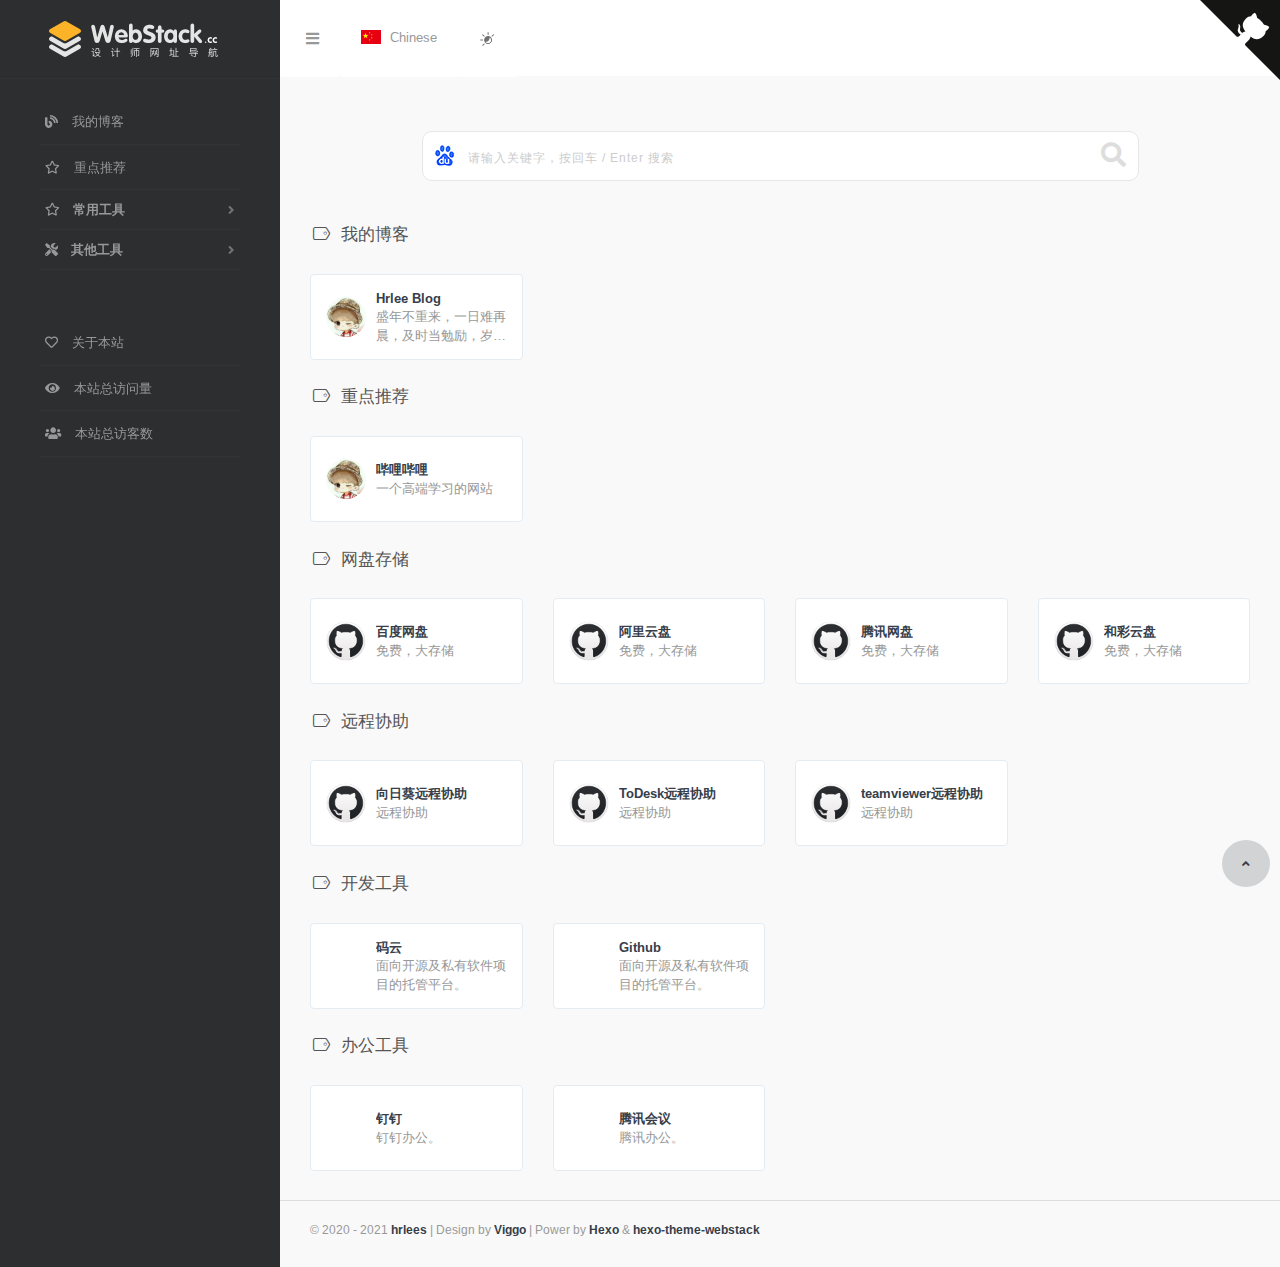
<file: index.html>
<!DOCTYPE html>
<html lang="cn">

<head>
  <head>
  <meta charset="utf-8">
  <meta http-equiv="X-UA-Compatible" content="IE=edge">
  <meta name="viewport" content="width=device-width, initial-scale=1.0" />
  <meta name="author" content="viggo" />
  <title>Hrlee - 盛年不重来，一日难再晨，及时当勉励，岁月不待人</title>
  <meta name="keywords" content="">
  <meta name="description" content="Happy Day">
  <link rel="shortcut icon" href="/favicon.ico">
  
<link rel="stylesheet" href="/css/hclonely.css">
<link rel="stylesheet" href="//fonts.loli.net/css?family=Arimo:400,700,400italic.css">
<link rel="stylesheet" href="/css/fonts/linecons/css/linecons.min.css">
<link rel="stylesheet" href="/css/fonts/fontawesome/css/all.min.css">
<link rel="stylesheet" href="/css/bootstrap.min.css">
<link rel="stylesheet" href="/css/xenon-core.min.css">
<link rel="stylesheet" href="/css/xenon-components.min.css">
<link rel="stylesheet" href="/css/xenon-skins.min.css">
<link rel="stylesheet" href="/css/nav.min.css">

  
<script src="/js/jquery-1.11.1.min.js"></script>

  
<script src="/js/header.js"></script>

  <!-- HTML5 shim and Respond.js IE8 support of HTML5 elements and media queries -->
  <!--[if lt IE 9]>
        
<script src="/js/html5shiv.min.js"></script>

        
<script src="/js/respond.min.js"></script>

    <![endif]-->
  <!-- / FB Open Graph -->
  <meta property="og:type" content="article">
  <meta property="og:url" content="http://blog.hrlee.com/index.html">
  <meta property="og:title" content="Hrlee - 盛年不重来，一日难再晨，及时当勉励，岁月不待人">
  <meta property="og:description" content="Happy Day">
  <meta property="og:site_name" content="Hrlee - 盛年不重来，一日难再晨，及时当勉励，岁月不待人">
  
  <meta property="og:image" content="/images/webstack_banner_cn.png">
  
  <!-- / Twitter Cards -->
  <meta name="twitter:card" content="summary_large_image">
  <meta name="twitter:title" content="Hrlee - 盛年不重来，一日难再晨，及时当勉励，岁月不待人">
  <meta name="twitter:description" content="Happy Day">
  
  <meta name="twitter:image" content="/images/webstack_banner_cn.png">
  
  
  <!-- 直接添加html内容即可 -->
<!-- 可设置多行 -->
  
<meta name="generator" content="Hexo 5.4.0"></head>

</head>




<body class="page-body">
<div class="page-container">
<div class="sidebar-menu toggle-others fixed">
  <div class="sidebar-menu-inner">
    <header class="logo-env">
      <div class="logo">
        <a href="/index.html" class="logo-expanded">
          <img src="/images/logo@2x.png" width="100%" alt="" />
        </a>
        <a href="/index.html" class="logo-collapsed">
          <img src="/images/logo-collapsed@2x.png" width="40" alt="" />
        </a>
      </div>
      <div class="mobile-menu-toggle visible-xs">
        <a href="#" data-toggle="user-info-menu">
          <i class="linecons-cog"></i>
        </a>
        <a href="#" data-toggle="mobile-menu">
          <i class="fas fa-bars"></i>
        </a>
      </div>
    </header>
    <ul id="main-menu" class="main-menu">
      
      <li>
        
          <a href="#我的博客" class="smooth">
            
            <i class="fas fa-blog"></i>
            <span class="title">我的博客</span>
          </a>
          
      </li>
      
      <li>
        
          <a href="#重点推荐" class="smooth">
            
            <i class="far fa-star"></i>
            <span class="title">重点推荐</span>
          </a>
          
      </li>
      
      <li>
        
        <a class="fas fa-angle-down" style="cursor: pointer;">
          
            <i class="far fa-star"></i>
            <span class="title">常用工具</span>
          </a>
          
          <ul>
            
            <li>
              <a href="#网盘存储" class="smooth">
                <i class="fas fa-tools"></i>
                <span class="title">网盘存储</span>
              </a>
            </li>
            
            <li>
              <a href="#远程协助" class="smooth">
                <i class="fas fa-tools"></i>
                <span class="title">远程协助</span>
              </a>
            </li>
            
          </ul>
          
      </li>
      
      <li>
        
        <a class="fas fa-angle-down" style="cursor: pointer;">
          
            <i class="fas fa-tools"></i>
            <span class="title">其他工具</span>
          </a>
          
          <ul>
            
            <li>
              <a href="#开发工具" class="smooth">
                <i class="fas fa-tools"></i>
                <span class="title">开发工具</span>
              </a>
            </li>
            
            <li>
              <a href="#办公工具" class="smooth">
                <i class="fas fa-tools"></i>
                <span class="title">办公工具</span>
              </a>
            </li>
            
          </ul>
          
      </li>
      
      
      <li class="submit-tag">
        <a href="/">
          <i class="far fa-heart"></i>
          <span class="tooltip-blue">关于本站</span>
        </a>
      </li>
      
      
      <li>
        <a href="javascript:void(0)">
          <i class="fas fa-eye"></i>
          <span id="busuanzi_container_site_pv">本站总访问量<span id="busuanzi_value_site_pv"></span></span>
        </a>
      </li>
      <li>
        <a href="javascript:void(0)">
          <i class="fas fa-users"></i>
          <span id="busuanzi_container_site_uv">本站总访客数<span id="busuanzi_value_site_uv"></span></span>
        </a>
      </li>
      
    </ul>
  </div>
</div>


<div class="main-content">
  <nav class="navbar user-info-navbar" role="navigation">
    <ul class="user-info-menu left-links list-inline list-unstyled">
      <li class="hidden-sm hidden-xs hover-line">
        <a href="#" data-toggle="sidebar">
          <i class="fas fa-bars"></i>
        </a>
      </li>
      <li class="dropdown hover-line language-switcher">
        <a href="/index.html" class="dropdown-toggle" data-toggle="dropdown">
          <img src="/images/flags/flag-cn.png" alt="flag-cn" /> Chinese
        </a>
        <ul class="dropdown-menu languages">
          <li class="active">
            <a href="/index.html">
              <img src="/images/flags/flag-cn.png" alt="flag-cn" alt="flag-cn" /> Chinese
            </a>
          </li>
        </ul>
      </li>
      <li class="switch-mode hover-line" onclick="switchNightMode()">
        <a href="#">
          <svg t="1593061068148" class="icon" viewBox="0 0 1024 1024" version="1.1" xmlns="http://www.w3.org/2000/svg" p-id="1681" width="16" height="16">
            <path d="M582.4 326.4c-140.8 0-256 115.2-256 256s115.2 256 256 256 256-115.2 256-256-115.2-256-256-256z m0 448c-70.4 0-131.2-36.8-164.8-92.8 12.8 3.2 27.2 4.8 40 4.8 121.6 0 219.2-99.2 219.2-219.2 0-17.6-1.6-35.2-6.4-52.8 60.8 32 102.4 96 102.4 169.6 1.6 104-84.8 190.4-190.4 190.4zM582.4 262.4c17.6 0 32-14.4 32-32v-128c0-17.6-14.4-32-32-32s-32 14.4-32 32v128c0 17.6 14.4 32 32 32zM262.4 582.4c0-17.6-14.4-32-32-32h-128c-17.6 0-32 14.4-32 32s14.4 32 32 32h128c17.6 0 32-14.4 32-32zM310.4 356.8c6.4 6.4 14.4 9.6 22.4 9.6 8 0 16-3.2 22.4-9.6 12.8-12.8 12.8-32 0-44.8l-91.2-91.2c-12.8-12.8-32-12.8-44.8 0-12.8 12.8-12.8 32 0 44.8l91.2 91.2zM944 220.8c-12.8-12.8-32-12.8-44.8 0l-91.2 91.2c-12.8 12.8-12.8 32 0 44.8 6.4 6.4 14.4 9.6 22.4 9.6 8 0 16-3.2 22.4-9.6l91.2-91.2c12.8-12.8 12.8-33.6 0-44.8zM310.4 808l-91.2 91.2c-12.8 12.8-12.8 32 0 44.8 6.4 6.4 14.4 9.6 22.4 9.6 8 0 16-3.2 22.4-9.6l91.2-91.2c12.8-12.8 12.8-32 0-44.8-11.2-11.2-32-11.2-44.8 0z" p-id="1682" fill="#707070"></path>
          </svg>
        </a>
      </li>
    </ul>
    
    <a target="_blank" rel="noopener" href="https://github.com/hrlees/hrlees.github.io" class="github-corner" aria-label="View source on GitHub"><svg width="80" height="80" viewBox="0 0 250 250" style="fill:#151513; color:#fff; position: absolute; top: 0; border: 0; right: 0;" aria-hidden="true"><path d="M0,0 L115,115 L130,115 L142,142 L250,250 L250,0 Z"></path><path d="M128.3,109.0 C113.8,99.7 119.0,89.6 119.0,89.6 C122.0,82.7 120.5,78.6 120.5,78.6 C119.2,72.0 123.4,76.3 123.4,76.3 C127.3,80.9 125.5,87.3 125.5,87.3 C122.9,97.6 130.6,101.9 134.4,103.2" fill="currentColor" style="transform-origin: 130px 106px;" class="octo-arm"></path><path d="M115.0,115.0 C114.9,115.1 118.7,116.5 119.8,115.4 L133.7,101.6 C136.9,99.2 139.9,98.4 142.2,98.6 C133.8,88.0 127.5,74.4 143.8,58.0 C148.5,53.4 154.0,51.2 159.7,51.0 C160.3,49.4 163.2,43.6 171.4,40.1 C171.4,40.1 176.1,42.5 178.8,56.2 C183.1,58.6 187.2,61.8 190.9,65.4 C194.5,69.0 197.7,73.2 200.1,77.6 C213.8,80.2 216.3,84.9 216.3,84.9 C212.7,93.1 206.9,96.0 205.4,96.6 C205.1,102.4 203.0,107.8 198.3,112.5 C181.9,128.9 168.3,122.5 157.7,114.1 C157.9,116.9 156.7,120.9 152.7,124.9 L141.0,136.5 C139.8,137.7 141.6,141.9 141.8,141.8 Z" fill="currentColor" class="octo-body"></path></svg></a><style>.github-corner:hover .octo-arm{animation:octocat-wave 560ms ease-in-out}@keyframes octocat-wave{0%,100%{transform:rotate(0)}20%,60%{transform:rotate(-25deg)}40%,80%{transform:rotate(10deg)}}@media (max-width:500px){.github-corner:hover .octo-arm{animation:none}.github-corner .octo-arm{animation:octocat-wave 560ms ease-in-out}}</style>
    
    </nav>
    
    <section class="sousuo">
      <div class="search">
        <div class="search-box">
          <span class="search-icon" style="background: url(/images/search_icon.png) 0px 0px; opacity: 1;"></span>
          <input type="text" id="txt" class="search-input" autocomplete="off" placeholder="请输入关键字，按回车 / Enter 搜索">
          <button class="search-btn" id="search-btn"><i class="fa fa-search"></i></button>
        </div>
        <!-- 搜索热词 -->
        <div class="box search-hot-text" id="box" style="display: none;">
          <ul></ul>
        </div>
        <!-- 搜索引擎 -->
        <div class="search-engine" style="display: none;">
          <div class="search-engine-head">
            <strong class="search-engine-tit">选择您的默认搜索引擎：</strong>
            <div class="search-engine-tool">搜索热词： <span id="hot-btn"></span></div>
          </div>
          <ul class="search-engine-list search-engine-list_zmki_ul">
          </ul>
        </div>
    </section>
    <script>search()</script>
  
  
  
    
    
    
    
    
    
    <h4 class="text-gray"><i class="linecons-tag" style="margin-right: 7px;" id="我的博客"></i>我的博客</h4>
<div class="row">
  
  <div class="col-sm-3">
    <div class="xe-widget xe-conversations box2 label-info" onclick="window.open('https://blog.hrlee.com/', '_blank')" data-toggle="tooltip" data-placement="bottom" title="" data-original-title="https://blog.hrlee.com/">
      <div class="xe-comment-entry">
        <a class="xe-user-img">
          <img data-src="/images/logos/myblog.png" class="lozad img-circle" width="40">
        </a>
        <div class="xe-comment">
          <a href="#" class="xe-user-name overflowClip_1">
            <strong>Hrlee Blog</strong>
          </a>
          <p class="overflowClip_2">盛年不重来，一日难再晨，及时当勉励，岁月不待人</p>
        </div>
      </div>
    </div>
  </div>
  
</div>
<br />
    
    
    
    
    
    
    
    <h4 class="text-gray"><i class="linecons-tag" style="margin-right: 7px;" id="重点推荐"></i>重点推荐</h4>
<div class="row">
  
  <div class="col-sm-3">
    <div class="xe-widget xe-conversations box2 label-info" onclick="window.open('https://www.bilibili.com/', '_blank')" data-toggle="tooltip" data-placement="bottom" title="" data-original-title="https://www.bilibili.com/">
      <div class="xe-comment-entry">
        <a class="xe-user-img">
          <img data-src="/images/logos/myblog.png" class="lozad img-circle" width="40">
        </a>
        <div class="xe-comment">
          <a href="#" class="xe-user-name overflowClip_1">
            <strong>哔哩哔哩</strong>
          </a>
          <p class="overflowClip_2">一个高端学习的网站</p>
        </div>
      </div>
    </div>
  </div>
  
</div>
<br />
    
    
    
    
    
    
    
    <h4 class="text-gray"><i class="linecons-tag" style="margin-right: 7px;" id="网盘存储"></i>网盘存储</h4>
<div class="row">
  
  <div class="col-sm-3">
    <div class="xe-widget xe-conversations box2 label-info" onclick="window.open('https://pan.baidu.com/', '_blank')" data-toggle="tooltip" data-placement="bottom" title="" data-original-title="https://pan.baidu.com/">
      <div class="xe-comment-entry">
        <a class="xe-user-img">
          <img data-src="/images/logos/github.png" class="lozad img-circle" width="40">
        </a>
        <div class="xe-comment">
          <a href="#" class="xe-user-name overflowClip_1">
            <strong>百度网盘</strong>
          </a>
          <p class="overflowClip_2">免费，大存储</p>
        </div>
      </div>
    </div>
  </div>
  
  <div class="col-sm-3">
    <div class="xe-widget xe-conversations box2 label-info" onclick="window.open('https://www.aliyundrive.com/sign/in', '_blank')" data-toggle="tooltip" data-placement="bottom" title="" data-original-title="https://www.aliyundrive.com/sign/in">
      <div class="xe-comment-entry">
        <a class="xe-user-img">
          <img data-src="/images/logos/github.png" class="lozad img-circle" width="40">
        </a>
        <div class="xe-comment">
          <a href="#" class="xe-user-name overflowClip_1">
            <strong>阿里云盘</strong>
          </a>
          <p class="overflowClip_2">免费，大存储</p>
        </div>
      </div>
    </div>
  </div>
  
  <div class="col-sm-3">
    <div class="xe-widget xe-conversations box2 label-info" onclick="window.open('https://www.weiyun.com/disk', '_blank')" data-toggle="tooltip" data-placement="bottom" title="" data-original-title="https://www.weiyun.com/disk">
      <div class="xe-comment-entry">
        <a class="xe-user-img">
          <img data-src="/images/logos/github.png" class="lozad img-circle" width="40">
        </a>
        <div class="xe-comment">
          <a href="#" class="xe-user-name overflowClip_1">
            <strong>腾讯网盘</strong>
          </a>
          <p class="overflowClip_2">免费，大存储</p>
        </div>
      </div>
    </div>
  </div>
  
  <div class="col-sm-3">
    <div class="xe-widget xe-conversations box2 label-info" onclick="window.open('https://yun.139.com/w/#/', '_blank')" data-toggle="tooltip" data-placement="bottom" title="" data-original-title="https://yun.139.com/w/#/">
      <div class="xe-comment-entry">
        <a class="xe-user-img">
          <img data-src="/images/logos/github.png" class="lozad img-circle" width="40">
        </a>
        <div class="xe-comment">
          <a href="#" class="xe-user-name overflowClip_1">
            <strong>和彩云盘</strong>
          </a>
          <p class="overflowClip_2">免费，大存储</p>
        </div>
      </div>
    </div>
  </div>
  
</div>
<br />
    
    
    
    
    <h4 class="text-gray"><i class="linecons-tag" style="margin-right: 7px;" id="远程协助"></i>远程协助</h4>
<div class="row">
  
  <div class="col-sm-3">
    <div class="xe-widget xe-conversations box2 label-info" onclick="window.open('https://sunlogin.oray.com/', '_blank')" data-toggle="tooltip" data-placement="bottom" title="" data-original-title="https://sunlogin.oray.com/">
      <div class="xe-comment-entry">
        <a class="xe-user-img">
          <img data-src="/images/logos/github.png" class="lozad img-circle" width="40">
        </a>
        <div class="xe-comment">
          <a href="#" class="xe-user-name overflowClip_1">
            <strong>向日葵远程协助</strong>
          </a>
          <p class="overflowClip_2">远程协助</p>
        </div>
      </div>
    </div>
  </div>
  
  <div class="col-sm-3">
    <div class="xe-widget xe-conversations box2 label-info" onclick="window.open('https://www.todesk.com/', '_blank')" data-toggle="tooltip" data-placement="bottom" title="" data-original-title="https://www.todesk.com/">
      <div class="xe-comment-entry">
        <a class="xe-user-img">
          <img data-src="/images/logos/github.png" class="lozad img-circle" width="40">
        </a>
        <div class="xe-comment">
          <a href="#" class="xe-user-name overflowClip_1">
            <strong>ToDesk远程协助</strong>
          </a>
          <p class="overflowClip_2">远程协助</p>
        </div>
      </div>
    </div>
  </div>
  
  <div class="col-sm-3">
    <div class="xe-widget xe-conversations box2 label-info" onclick="window.open('https://www.teamviewer.cn/cn/', '_blank')" data-toggle="tooltip" data-placement="bottom" title="" data-original-title="https://www.teamviewer.cn/cn/">
      <div class="xe-comment-entry">
        <a class="xe-user-img">
          <img data-src="/images/logos/github.png" class="lozad img-circle" width="40">
        </a>
        <div class="xe-comment">
          <a href="#" class="xe-user-name overflowClip_1">
            <strong>teamviewer远程协助</strong>
          </a>
          <p class="overflowClip_2">远程协助</p>
        </div>
      </div>
    </div>
  </div>
  
</div>
<br />
    
    
    
    
    
    
    
    
    <h4 class="text-gray"><i class="linecons-tag" style="margin-right: 7px;" id="开发工具"></i>开发工具</h4>
<div class="row">
  
  <div class="col-sm-3">
    <div class="xe-widget xe-conversations box2 label-info" onclick="window.open('https://gitee.com/', '_blank')" data-toggle="tooltip" data-placement="bottom" title="" data-original-title="https://gitee.com/">
      <div class="xe-comment-entry">
        <a class="xe-user-img">
          <img data-src="/images/logos/github.png" class="lozad img-circle" width="40">
        </a>
        <div class="xe-comment">
          <a href="#" class="xe-user-name overflowClip_1">
            <strong>码云</strong>
          </a>
          <p class="overflowClip_2">面向开源及私有软件项目的托管平台。</p>
        </div>
      </div>
    </div>
  </div>
  
  <div class="col-sm-3">
    <div class="xe-widget xe-conversations box2 label-info" onclick="window.open('https://github.com/', '_blank')" data-toggle="tooltip" data-placement="bottom" title="" data-original-title="https://github.com/">
      <div class="xe-comment-entry">
        <a class="xe-user-img">
          <img data-src="/images/logos/github.png" class="lozad img-circle" width="40">
        </a>
        <div class="xe-comment">
          <a href="#" class="xe-user-name overflowClip_1">
            <strong>Github</strong>
          </a>
          <p class="overflowClip_2">面向开源及私有软件项目的托管平台。</p>
        </div>
      </div>
    </div>
  </div>
  
</div>
<br />
    
    
    
    
    <h4 class="text-gray"><i class="linecons-tag" style="margin-right: 7px;" id="办公工具"></i>办公工具</h4>
<div class="row">
  
  <div class="col-sm-3">
    <div class="xe-widget xe-conversations box2 label-info" onclick="window.open('https://www.dingtalk.com/', '_blank')" data-toggle="tooltip" data-placement="bottom" title="" data-original-title="https://www.dingtalk.com/">
      <div class="xe-comment-entry">
        <a class="xe-user-img">
          <img data-src="/images/logos/github.png" class="lozad img-circle" width="40">
        </a>
        <div class="xe-comment">
          <a href="#" class="xe-user-name overflowClip_1">
            <strong>钉钉</strong>
          </a>
          <p class="overflowClip_2">钉钉办公。</p>
        </div>
      </div>
    </div>
  </div>
  
  <div class="col-sm-3">
    <div class="xe-widget xe-conversations box2 label-info" onclick="window.open('https://meeting.tencent.com/', '_blank')" data-toggle="tooltip" data-placement="bottom" title="" data-original-title="https://meeting.tencent.com/">
      <div class="xe-comment-entry">
        <a class="xe-user-img">
          <img data-src="/images/logos/github.png" class="lozad img-circle" width="40">
        </a>
        <div class="xe-comment">
          <a href="#" class="xe-user-name overflowClip_1">
            <strong>腾讯会议</strong>
          </a>
          <p class="overflowClip_2">腾讯办公。</p>
        </div>
      </div>
    </div>
  </div>
  
</div>
<br />
    
    
    
    
    
<script src="/js/footer.js"></script>


  <footer class="main-footer sticky footer-type-1">
  <div class="footer-inner">
    <!-- Add your copyright text here -->
    <p>
      
      &copy; 2020 - 2021
      <a href="javascript:void(0);"><strong>hrlees</strong></a> | Design by <a href="http://viggoz.com" target="_blank"><strong>Viggo</strong></a> | Power by <a href="https://hexo.io/" target="_blank"><strong>Hexo</strong></a> & <a href="https://github.com/HCLonely/hexo-theme-webstack/" target="_blank"><strong>hexo-theme-webstack</strong></a>
    </p>
    
    <div class="go-up">
      <a href="#" rel="go-top">
        <i class="fas fa-angle-up"></i>
      </a>
    </div>
  </div>
</footer>
</div>
</div>

<script src="/js/bootstrap.min.js"></script>
<script src="/js/TweenMax.min.js"></script>
<script src="/js/resizeable.min.js"></script>
<script src="/js/joinable.js"></script>
<script src="/js/xenon-api.min.js"></script>
<script src="/js/xenon-toggles.min.js"></script>
<script src="/js/xenon-custom.min.js"></script>


<script async src="https://busuanzi.ibruce.info/busuanzi/2.3/busuanzi.pure.mini.js"></script>



<script src="/js/lozad.min.js"></script>



  
  <!-- 直接添加html内容即可 -->
<!-- 可设置多行 -->
  
</body>

</html>
</file>
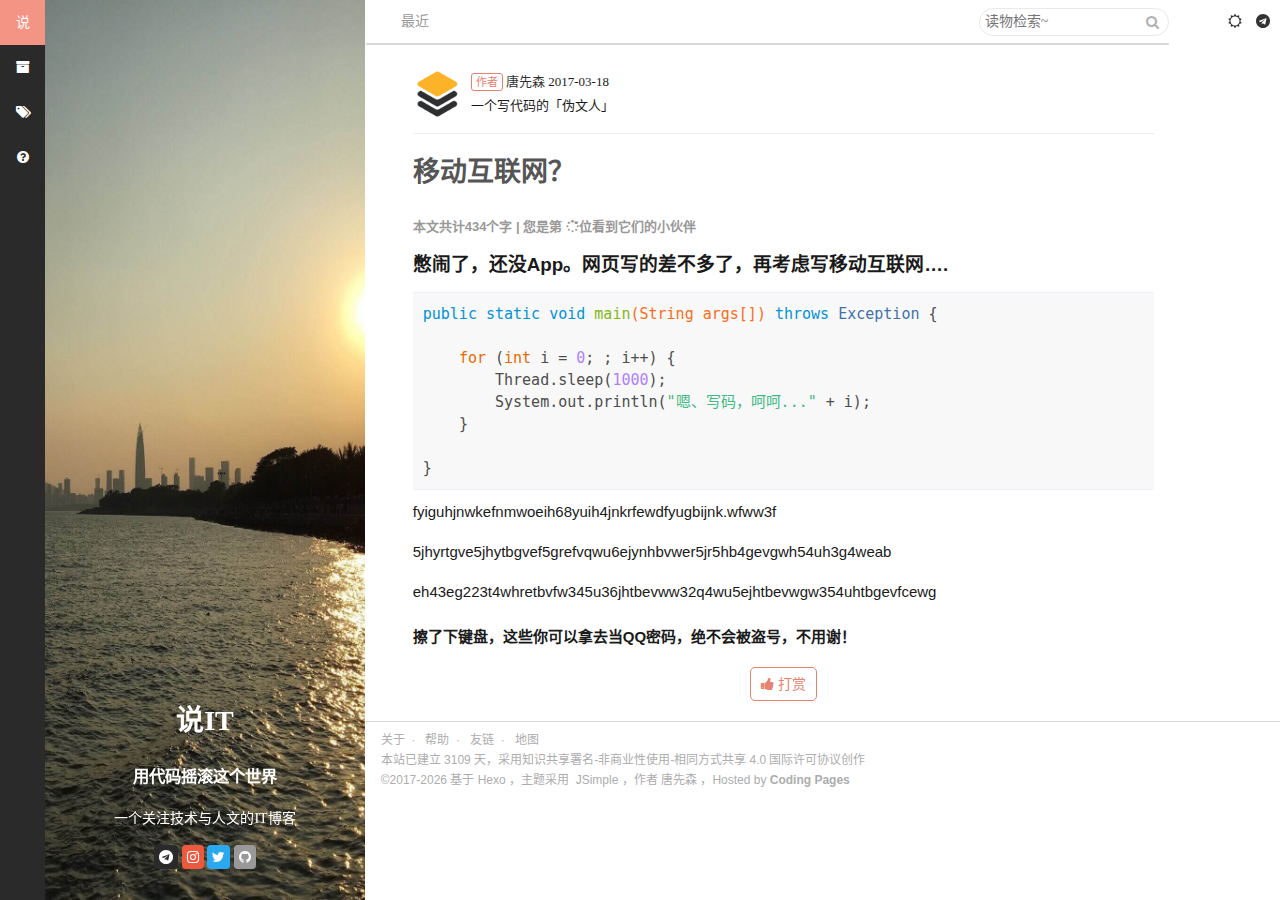
<file: app/index.html>
<!DOCTYPE HTML>
<html class="no-js" lang="zh-CN">
<head><meta name="generator" content="Hexo 3.8.0">
    <!--[if lte IE 9]>
<meta http-equiv="refresh" content="0;url=https://shuoit.net/warn.html">
<![endif]-->
<meta charset="utf-8">

<meta http-equiv="Content-Security-Policy" content="upgrade-insecure-requests">

<meta http-equiv="X-UA-Compatible" content="IE=Edge">
<meta name="renderer" content="webkit">
<meta name="viewport" content="width=device-width, initial-scale=1.0,user-scalable=no">
<meta http-equiv="mobile-agent" content="format=html5; url=https://shuoit.net">
<meta name="author" content="唐先森(https://www.tangkunyin.com)">
<link rel="stylesheet" href="/css/JSimple.css">

<link rel="shortcut icon" href="/images/favicon.png">


<title>移动互联网？ - 说IT</title>

<meta name="keywords" content="说IT，技术博客，原创IT博客">

<meta name="description " content="说IT，一个关注技术和人文的原创IT博客。聚焦于技术、读书、生活、旅行，技术主要面向大前端，网址：https://shuoit.net。">

    
    <!-- 自动广告 -->
    <script async src="//pagead2.googlesyndication.com/pagead/js/adsbygoogle.js"></script>
    <script>
        (adsbygoogle = window.adsbygoogle || []).push({
            google_ad_client: "ca-pub-4837253996935841",
            enable_page_level_ads: true
        });
    </script>


    
    
        <!-- Global site tag (gtag.js) - Google Analytics -->
        <script async src="//www.googletagmanager.com/gtag/js?id=UA-131527701-1"></script>
        <script>
            window.dataLayer = window.dataLayer || [];
            function gtag(){dataLayer.push(arguments);}
            gtag('js', new Date());
            gtag('config', 'UA-131527701-1');
        </script>
    
    <!-- put your likes here. -->


</head>
<body>
<div id="nav">
    <nav class="nav-menu">
        <a class="site-name current" href="/" title="说">说</a>
        <a class="site-index current" href="/"><i class="fa fa-home"></i><span>首页</span></a>
        <a href="/archives" title="归档"><i class="fa fa-archives"></i><span>归档</span></a>
        <a href="/tags" title="标签"><i class="fa fa-tags"></i><span>标签</span></a>
        <!-- custom single page of menus -->
        
        
        <a href="/help" title="帮助">
            <i class="fa fa-question-circle"></i>
            <span>帮助</span>
        </a>
        
    </nav>
</div>

<div class="nav-user">
    <a class="btn-search" href="#"><i class="fa fa-search"></i></a>
    <a class="btn-read-mode" href="#"><i class="fa fa-sun-o"></i></a>
    <a class="btn-sns-qr" href="javascript:"><i class="fa fa-telegram"></i></a>
</div>

<div id="wrapper" class="clearfix">
    <div id="body">
        <div class="main" id="main">
            <div id="cover">
    <div class="cover-img"></div>
    <div class="cover-info">
        
        <h1 class="cover-siteName">说IT</h1>
        <h3 class="cover-siteTitle">用代码摇滚这个世界</h3>
        <p class="cover-siteDesc">一个关注技术与人文的IT博客</p>
        <div class="cover-sns">
            
            <div class="btn btn-telegram">
                <a href="http://t.me/kunyintang" target="_blank" title="telegram" ref="friend">
                    <i class="fa fa-telegram"></i>
                </a>
            </div>
            
            <div class="btn btn-instagram">
                <a href="https://www.instagram.com/mtangsir/" target="_blank" title="instagram" ref="friend">
                    <i class="fa fa-instagram"></i>
                </a>
            </div>
            
            <div class="btn btn-twitter">
                <a href="https://twitter.com/tangkunyin" target="_blank" title="twitter" ref="friend">
                    <i class="fa fa-twitter"></i>
                </a>
            </div>
            
            <div class="btn btn-github">
                <a href="https://github.com/tangkunyin" target="_blank" title="github" ref="friend">
                    <i class="fa fa-github"></i>
                </a>
            </div>
            
        </div>
    </div>
</div>

            <div class="page-title">
    <ul>
        <li><a href="/">最近</a></li>
        <li class="page-search">
    <form id="search" class="search-form">
        <input type="text" readonly="readonly" id="local-search-input-tip" placeholder="读物检索~">
        <button type="button" disabled="disabled" class="search-form-submit"><i class="fa fa-search"></i></button>
    </form>
</li>

    </ul>
</div>
<div class="main-inner">
    <article class="post" itemscope="" itemtype="http://schema.org/BlogPosting">
        <div class="post-header">
            <div class="post-author clearfix">
                <a class="avatar fleft" href="https://www.tangkunyin.com" target="_blank">
                    <img width="48" src="/images/favicon.png" alt="avatar">
                </a>
                <p><span class="label">作者</span>
                    <a href="https://about.tangkunyin.com" target="_blank">唐先森</a>
                    <span title="最后编辑于&nbsp;2017-03-18">2017-03-18</span>
                </p>
                <p>一个写代码的「伪文人」</p>
            </div>
            <h2 class="post-title">移动互联网？</h2>
            <div class="post-meta">
                本文共计434个字 |
                您是第&nbsp;<span id="busuanzi_value_page_pv"><i class="fa fa-spinner fa-spin"></i></span>位看到它们的小伙伴
            </div>
        </div>
        <div class="post-content markdown-body">
            <h3 id="憋闹了，还没App。网页写的差不多了，再考虑写移动互联网…"><a href="#憋闹了，还没App。网页写的差不多了，再考虑写移动互联网…" class="headerlink" title="憋闹了，还没App。网页写的差不多了，再考虑写移动互联网…."></a>憋闹了，还没App。网页写的差不多了，再考虑写移动互联网….</h3><figure class="highlight java"><table><tr><td class="code"><pre><span class="line"><span class="function"><span class="keyword">public</span> <span class="keyword">static</span> <span class="keyword">void</span> <span class="title">main</span><span class="params">(String args[])</span> <span class="keyword">throws</span> Exception </span>&#123;</span><br><span class="line">        </span><br><span class="line">    <span class="keyword">for</span> (<span class="keyword">int</span> i = <span class="number">0</span>; ; i++) &#123;</span><br><span class="line">        Thread.sleep(<span class="number">1000</span>);</span><br><span class="line">        System.out.println(<span class="string">"嗯、写码，呵呵..."</span> + i);</span><br><span class="line">    &#125;</span><br><span class="line"></span><br><span class="line">&#125;</span><br></pre></td></tr></table></figure>
<p>fyiguhjnwkefnmwoeih68yuih4jnkrfewdfyugbijnk.wfww3f</p>
<p>5jhyrtgve5jhytbgvef5grefvqwu6ejynhbvwer5jr5hb4gevgwh54uh3g4weab</p>
<p>eh43eg223t4whretbvfw345u36jhtbevww32q4wu5ejhtbevwgw354uhtbgevfcewg</p>
<h4 id="擦了下键盘，这些你可以拿去当QQ密码，绝不会被盗号，不用谢！"><a href="#擦了下键盘，这些你可以拿去当QQ密码，绝不会被盗号，不用谢！" class="headerlink" title="擦了下键盘，这些你可以拿去当QQ密码，绝不会被盗号，不用谢！"></a>擦了下键盘，这些你可以拿去当QQ密码，绝不会被盗号，不用谢！</h4>
        </div>
        <div class="post-tool">
            <a class="btn-thumbs-up" href="javascript:void(0);" data-cid="52" title="95">
                <i class="fa fa-thumbs-up" aria-hidden="true"></i> 打赏
            </a>
        </div>
        
    </article>
    
    
    
    


    
    


</div>
<script src="/js/busuanzi.pure.mini.js"></script>


        </div><!-- end #main-->
    </div><!-- end #body -->
    <footer class="footer">
    <div class="footer-inner" style="text-align: left">
        <p>
            <a href="/about" title="关于">关于</a>&nbsp;&nbsp<em>·</em>&nbsp;&nbsp
            <!-- 自定义链接 -->
            <a href="/help" title="帮助">帮助</a>&nbsp;&nbsp<em>·</em>&nbsp;&nbsp
            <a href="/links" title="友链">友链</a>&nbsp;&nbsp<em>·</em>&nbsp;&nbsp
            <a href="/sitemap.xml" title="地图">地图</a>
        </p>
        <p>
            本站已建立&nbsp<a href="/timeline" id="siteBuildingTime"></a>&nbsp天，<a href="https://creativecommons.org/licenses/by-nc-sa/4.0/" target="_blank" rel="licence">采用知识共享署名-非商业性使用-相同方式共享 4.0 国际许可协议创作</a><br>
            ©2017-<span id="cpYear"></span> 基于&nbsp<a href="http://hexo.io" target="_blank" rel="nofollow">Hexo</a>
            ，主题采用&nbsp&nbsp<a href="https://github.com/tangkunyin/hexo-theme-jsimple" target="_blank" rel="bookmark">JSimple</a>
            ，作者&nbsp<a href="https://www.tangkunyin.com" target="_blank" rel="friend">唐先森</a>
            ，Hosted by <a href="https://coding.net/register?key=bcace447-fa41-4579-9783-86fdf0f723e2" style="font-weight: bold" target="_blank" rel="nofollow">Coding Pages</a>
        </p>
    </div>
</footer>
<script src="/js/SimpleCore.js"></script>

</div>
<!-- search pop -->
<div class="popup search-popup local-search-popup">
    <div class="local-search-header clearfix">
        <span class="search-icon">
            <i class="fa fa-search"></i>
        </span>
        <span class="popup-btn-close">
            <i class="fa fa-times-circle"></i>
        </span>
        <div class="local-search-input-wrapper">
            <input id="local-search-input" spellcheck="false" type="text" autocomplete="off" placeholder="请输入查询关键词">
        </div>
    </div>
    <div id="local-search-result"></div>
</div>
<div class="fixed-btn">
    <a class="btn-gotop" href="javascript:"> <i class="fa fa-angle-up"></i></a>
</div>
<script>
    $(function () {
        SimpleCore.init({
            buildingTime: '01/20/2018',
            current: $('.post-tags').length > 0 ? 'post' : 'archive',
            snsQRCode: '/images/sns-qrcode.png',
            donateImg: '/images/donate-qr.png',
            localSearch: {
                dbPath: '/search.json',
                trigger: 'auto',
                topN: '1',
                unescape: 'false'
            }
        });
    });
</script>
</body>
</html>
</file>
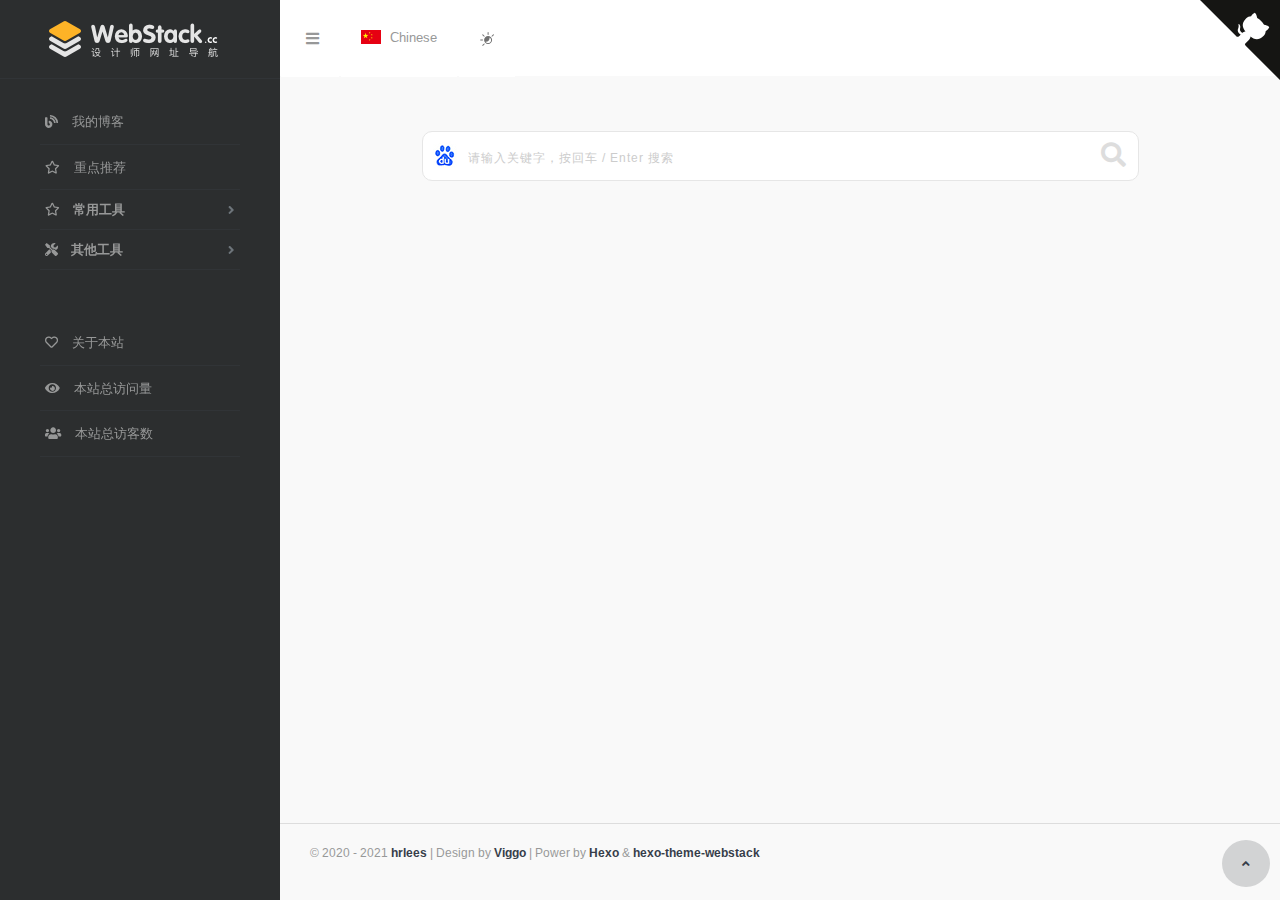
<file: archives/index.html>
<!DOCTYPE html>
<html lang="cn">

<head>
  <head>
  <meta charset="utf-8">
  <meta http-equiv="X-UA-Compatible" content="IE=edge">
  <meta name="viewport" content="width=device-width, initial-scale=1.0" />
  <meta name="author" content="viggo" />
  <title>Hrlee - 盛年不重来，一日难再晨，及时当勉励，岁月不待人</title>
  <meta name="keywords" content="">
  <meta name="description" content="Happy Day">
  <link rel="shortcut icon" href="/favicon.ico">
  
<link rel="stylesheet" href="/css/hclonely.css">
<link rel="stylesheet" href="//fonts.loli.net/css?family=Arimo:400,700,400italic.css">
<link rel="stylesheet" href="/css/fonts/linecons/css/linecons.min.css">
<link rel="stylesheet" href="/css/fonts/fontawesome/css/all.min.css">
<link rel="stylesheet" href="/css/bootstrap.min.css">
<link rel="stylesheet" href="/css/xenon-core.min.css">
<link rel="stylesheet" href="/css/xenon-components.min.css">
<link rel="stylesheet" href="/css/xenon-skins.min.css">
<link rel="stylesheet" href="/css/nav.min.css">

  
<script src="/js/jquery-1.11.1.min.js"></script>

  
<script src="/js/header.js"></script>

  <!-- HTML5 shim and Respond.js IE8 support of HTML5 elements and media queries -->
  <!--[if lt IE 9]>
        
<script src="/js/html5shiv.min.js"></script>

        
<script src="/js/respond.min.js"></script>

    <![endif]-->
  <!-- / FB Open Graph -->
  <meta property="og:type" content="article">
  <meta property="og:url" content="http://blog.hrlee.com/archives/index.html">
  <meta property="og:title" content="Hrlee - 盛年不重来，一日难再晨，及时当勉励，岁月不待人">
  <meta property="og:description" content="Happy Day">
  <meta property="og:site_name" content="Hrlee - 盛年不重来，一日难再晨，及时当勉励，岁月不待人">
  
  <meta property="og:image" content="/images/webstack_banner_cn.png">
  
  <!-- / Twitter Cards -->
  <meta name="twitter:card" content="summary_large_image">
  <meta name="twitter:title" content="Hrlee - 盛年不重来，一日难再晨，及时当勉励，岁月不待人">
  <meta name="twitter:description" content="Happy Day">
  
  <meta name="twitter:image" content="/images/webstack_banner_cn.png">
  
  
  <!-- 直接添加html内容即可 -->
<!-- 可设置多行 -->
  
<meta name="generator" content="Hexo 5.4.0"></head>

</head>




<body class="page-body">
<div class="page-container">
<div class="sidebar-menu toggle-others fixed">
  <div class="sidebar-menu-inner">
    <header class="logo-env">
      <div class="logo">
        <a href="/index.html" class="logo-expanded">
          <img src="/images/logo@2x.png" width="100%" alt="" />
        </a>
        <a href="/index.html" class="logo-collapsed">
          <img src="/images/logo-collapsed@2x.png" width="40" alt="" />
        </a>
      </div>
      <div class="mobile-menu-toggle visible-xs">
        <a href="#" data-toggle="user-info-menu">
          <i class="linecons-cog"></i>
        </a>
        <a href="#" data-toggle="mobile-menu">
          <i class="fas fa-bars"></i>
        </a>
      </div>
    </header>
    <ul id="main-menu" class="main-menu">
      
      <li>
        
          <a href="#我的博客" class="smooth">
            
            <i class="fas fa-blog"></i>
            <span class="title">我的博客</span>
          </a>
          
      </li>
      
      <li>
        
          <a href="#重点推荐" class="smooth">
            
            <i class="far fa-star"></i>
            <span class="title">重点推荐</span>
          </a>
          
      </li>
      
      <li>
        
        <a class="fas fa-angle-down" style="cursor: pointer;">
          
            <i class="far fa-star"></i>
            <span class="title">常用工具</span>
          </a>
          
          <ul>
            
            <li>
              <a href="#网盘存储" class="smooth">
                <i class="fas fa-tools"></i>
                <span class="title">网盘存储</span>
              </a>
            </li>
            
            <li>
              <a href="#远程协助" class="smooth">
                <i class="fas fa-tools"></i>
                <span class="title">远程协助</span>
              </a>
            </li>
            
          </ul>
          
      </li>
      
      <li>
        
        <a class="fas fa-angle-down" style="cursor: pointer;">
          
            <i class="fas fa-tools"></i>
            <span class="title">其他工具</span>
          </a>
          
          <ul>
            
            <li>
              <a href="#开发工具" class="smooth">
                <i class="fas fa-tools"></i>
                <span class="title">开发工具</span>
              </a>
            </li>
            
            <li>
              <a href="#办公工具" class="smooth">
                <i class="fas fa-tools"></i>
                <span class="title">办公工具</span>
              </a>
            </li>
            
          </ul>
          
      </li>
      
      
      <li class="submit-tag">
        <a href="/">
          <i class="far fa-heart"></i>
          <span class="tooltip-blue">关于本站</span>
        </a>
      </li>
      
      
      <li>
        <a href="javascript:void(0)">
          <i class="fas fa-eye"></i>
          <span id="busuanzi_container_site_pv">本站总访问量<span id="busuanzi_value_site_pv"></span></span>
        </a>
      </li>
      <li>
        <a href="javascript:void(0)">
          <i class="fas fa-users"></i>
          <span id="busuanzi_container_site_uv">本站总访客数<span id="busuanzi_value_site_uv"></span></span>
        </a>
      </li>
      
    </ul>
  </div>
</div>


<div class="main-content">
  <nav class="navbar user-info-navbar" role="navigation">
    <ul class="user-info-menu left-links list-inline list-unstyled">
      <li class="hidden-sm hidden-xs hover-line">
        <a href="#" data-toggle="sidebar">
          <i class="fas fa-bars"></i>
        </a>
      </li>
      <li class="dropdown hover-line language-switcher">
        <a href="/index.html" class="dropdown-toggle" data-toggle="dropdown">
          <img src="/images/flags/flag-cn.png" alt="flag-cn" /> Chinese
        </a>
        <ul class="dropdown-menu languages">
          <li class="active">
            <a href="/index.html">
              <img src="/images/flags/flag-cn.png" alt="flag-cn" alt="flag-cn" /> Chinese
            </a>
          </li>
        </ul>
      </li>
      <li class="switch-mode hover-line" onclick="switchNightMode()">
        <a href="#">
          <svg t="1593061068148" class="icon" viewBox="0 0 1024 1024" version="1.1" xmlns="http://www.w3.org/2000/svg" p-id="1681" width="16" height="16">
            <path d="M582.4 326.4c-140.8 0-256 115.2-256 256s115.2 256 256 256 256-115.2 256-256-115.2-256-256-256z m0 448c-70.4 0-131.2-36.8-164.8-92.8 12.8 3.2 27.2 4.8 40 4.8 121.6 0 219.2-99.2 219.2-219.2 0-17.6-1.6-35.2-6.4-52.8 60.8 32 102.4 96 102.4 169.6 1.6 104-84.8 190.4-190.4 190.4zM582.4 262.4c17.6 0 32-14.4 32-32v-128c0-17.6-14.4-32-32-32s-32 14.4-32 32v128c0 17.6 14.4 32 32 32zM262.4 582.4c0-17.6-14.4-32-32-32h-128c-17.6 0-32 14.4-32 32s14.4 32 32 32h128c17.6 0 32-14.4 32-32zM310.4 356.8c6.4 6.4 14.4 9.6 22.4 9.6 8 0 16-3.2 22.4-9.6 12.8-12.8 12.8-32 0-44.8l-91.2-91.2c-12.8-12.8-32-12.8-44.8 0-12.8 12.8-12.8 32 0 44.8l91.2 91.2zM944 220.8c-12.8-12.8-32-12.8-44.8 0l-91.2 91.2c-12.8 12.8-12.8 32 0 44.8 6.4 6.4 14.4 9.6 22.4 9.6 8 0 16-3.2 22.4-9.6l91.2-91.2c12.8-12.8 12.8-33.6 0-44.8zM310.4 808l-91.2 91.2c-12.8 12.8-12.8 32 0 44.8 6.4 6.4 14.4 9.6 22.4 9.6 8 0 16-3.2 22.4-9.6l91.2-91.2c12.8-12.8 12.8-32 0-44.8-11.2-11.2-32-11.2-44.8 0z" p-id="1682" fill="#707070"></path>
          </svg>
        </a>
      </li>
    </ul>
    
    <a target="_blank" rel="noopener" href="https://github.com/hrlees/hrlees.github.io" class="github-corner" aria-label="View source on GitHub"><svg width="80" height="80" viewBox="0 0 250 250" style="fill:#151513; color:#fff; position: absolute; top: 0; border: 0; right: 0;" aria-hidden="true"><path d="M0,0 L115,115 L130,115 L142,142 L250,250 L250,0 Z"></path><path d="M128.3,109.0 C113.8,99.7 119.0,89.6 119.0,89.6 C122.0,82.7 120.5,78.6 120.5,78.6 C119.2,72.0 123.4,76.3 123.4,76.3 C127.3,80.9 125.5,87.3 125.5,87.3 C122.9,97.6 130.6,101.9 134.4,103.2" fill="currentColor" style="transform-origin: 130px 106px;" class="octo-arm"></path><path d="M115.0,115.0 C114.9,115.1 118.7,116.5 119.8,115.4 L133.7,101.6 C136.9,99.2 139.9,98.4 142.2,98.6 C133.8,88.0 127.5,74.4 143.8,58.0 C148.5,53.4 154.0,51.2 159.7,51.0 C160.3,49.4 163.2,43.6 171.4,40.1 C171.4,40.1 176.1,42.5 178.8,56.2 C183.1,58.6 187.2,61.8 190.9,65.4 C194.5,69.0 197.7,73.2 200.1,77.6 C213.8,80.2 216.3,84.9 216.3,84.9 C212.7,93.1 206.9,96.0 205.4,96.6 C205.1,102.4 203.0,107.8 198.3,112.5 C181.9,128.9 168.3,122.5 157.7,114.1 C157.9,116.9 156.7,120.9 152.7,124.9 L141.0,136.5 C139.8,137.7 141.6,141.9 141.8,141.8 Z" fill="currentColor" class="octo-body"></path></svg></a><style>.github-corner:hover .octo-arm{animation:octocat-wave 560ms ease-in-out}@keyframes octocat-wave{0%,100%{transform:rotate(0)}20%,60%{transform:rotate(-25deg)}40%,80%{transform:rotate(10deg)}}@media (max-width:500px){.github-corner:hover .octo-arm{animation:none}.github-corner .octo-arm{animation:octocat-wave 560ms ease-in-out}}</style>
    
    </nav>
    
    <section class="sousuo">
      <div class="search">
        <div class="search-box">
          <span class="search-icon" style="background: url(/images/search_icon.png) 0px 0px; opacity: 1;"></span>
          <input type="text" id="txt" class="search-input" autocomplete="off" placeholder="请输入关键字，按回车 / Enter 搜索">
          <button class="search-btn" id="search-btn"><i class="fa fa-search"></i></button>
        </div>
        <!-- 搜索热词 -->
        <div class="box search-hot-text" id="box" style="display: none;">
          <ul></ul>
        </div>
        <!-- 搜索引擎 -->
        <div class="search-engine" style="display: none;">
          <div class="search-engine-head">
            <strong class="search-engine-tit">选择您的默认搜索引擎：</strong>
            <div class="search-engine-tool">搜索热词： <span id="hot-btn"></span></div>
          </div>
          <ul class="search-engine-list search-engine-list_zmki_ul">
          </ul>
        </div>
    </section>
    <script>search()</script>
  
  
    
<script src="/js/footer.js"></script>


  <footer class="main-footer sticky footer-type-1">
  <div class="footer-inner">
    <!-- Add your copyright text here -->
    <p>
      
      &copy; 2020 - 2021
      <a href="javascript:void(0);"><strong>hrlees</strong></a> | Design by <a href="http://viggoz.com" target="_blank"><strong>Viggo</strong></a> | Power by <a href="https://hexo.io/" target="_blank"><strong>Hexo</strong></a> & <a href="https://github.com/HCLonely/hexo-theme-webstack/" target="_blank"><strong>hexo-theme-webstack</strong></a>
    </p>
    
    <div class="go-up">
      <a href="#" rel="go-top">
        <i class="fas fa-angle-up"></i>
      </a>
    </div>
  </div>
</footer>
</div>
</div>

<script src="/js/bootstrap.min.js"></script>
<script src="/js/TweenMax.min.js"></script>
<script src="/js/resizeable.min.js"></script>
<script src="/js/joinable.js"></script>
<script src="/js/xenon-api.min.js"></script>
<script src="/js/xenon-toggles.min.js"></script>
<script src="/js/xenon-custom.min.js"></script>


<script async src="https://busuanzi.ibruce.info/busuanzi/2.3/busuanzi.pure.mini.js"></script>



<script src="/js/lozad.min.js"></script>



  
  <!-- 直接添加html内容即可 -->
<!-- 可设置多行 -->
  
</body>

</html>
</file>
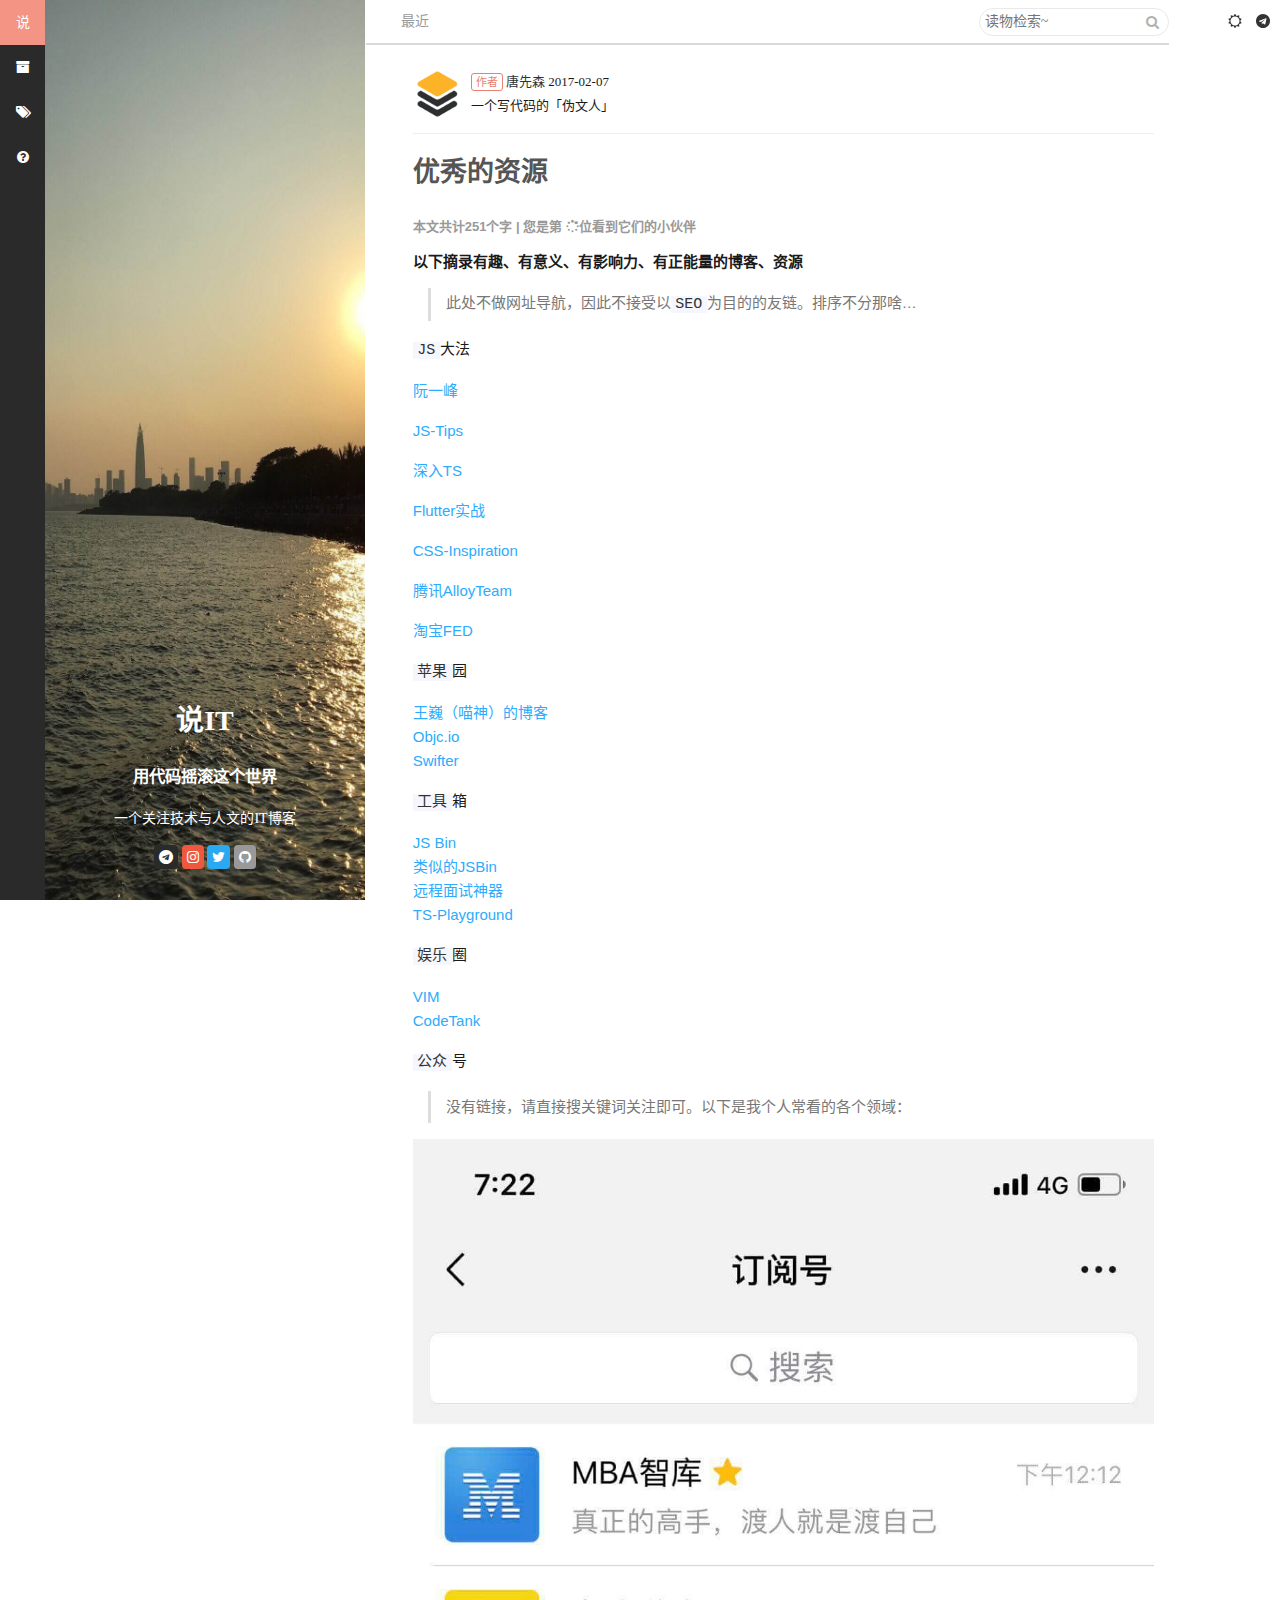
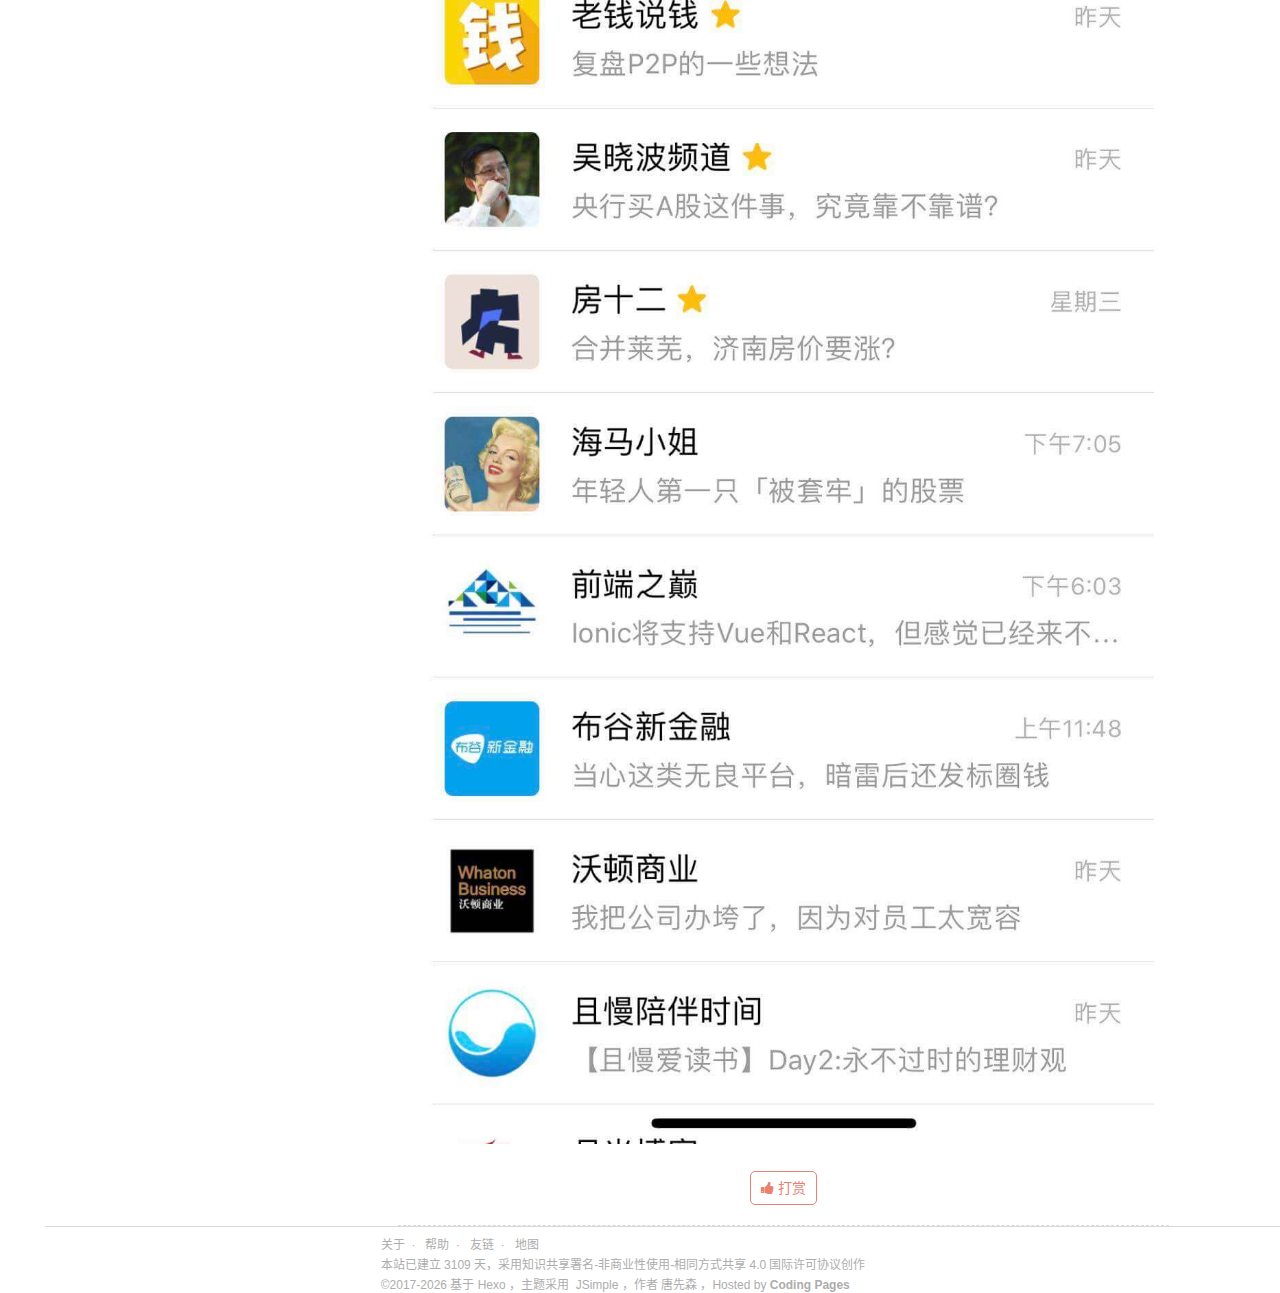
<file: links/index.html>
<!DOCTYPE HTML>
<html class="no-js" lang="zh-CN">
<head><meta name="generator" content="Hexo 3.8.0">
    <!--[if lte IE 9]>
<meta http-equiv="refresh" content="0;url=https://shuoit.net/warn.html">
<![endif]-->
<meta charset="utf-8">

<meta http-equiv="Content-Security-Policy" content="upgrade-insecure-requests">

<meta http-equiv="X-UA-Compatible" content="IE=Edge">
<meta name="renderer" content="webkit">
<meta name="viewport" content="width=device-width, initial-scale=1.0,user-scalable=no">
<meta http-equiv="mobile-agent" content="format=html5; url=https://shuoit.net">
<meta name="author" content="唐先森(https://www.tangkunyin.com)">
<link rel="stylesheet" href="/css/JSimple.css">

<link rel="shortcut icon" href="/images/favicon.png">


<title>优秀的资源 - 说IT</title>

<meta name="keywords" content="嘉宾推荐，友情链接">

<meta name="description " content="重量级嘉宾推荐，收录有趣、有意义、有影响力、有正能量的博客、资源。欢迎推荐、自荐。">

    
    <!-- 自动广告 -->
    <script async src="//pagead2.googlesyndication.com/pagead/js/adsbygoogle.js"></script>
    <script>
        (adsbygoogle = window.adsbygoogle || []).push({
            google_ad_client: "ca-pub-4837253996935841",
            enable_page_level_ads: true
        });
    </script>


    
    
        <!-- Global site tag (gtag.js) - Google Analytics -->
        <script async src="//www.googletagmanager.com/gtag/js?id=UA-131527701-1"></script>
        <script>
            window.dataLayer = window.dataLayer || [];
            function gtag(){dataLayer.push(arguments);}
            gtag('js', new Date());
            gtag('config', 'UA-131527701-1');
        </script>
    
    <!-- put your likes here. -->


</head>
<body>
<div id="nav">
    <nav class="nav-menu">
        <a class="site-name current" href="/" title="说">说</a>
        <a class="site-index current" href="/"><i class="fa fa-home"></i><span>首页</span></a>
        <a href="/archives" title="归档"><i class="fa fa-archives"></i><span>归档</span></a>
        <a href="/tags" title="标签"><i class="fa fa-tags"></i><span>标签</span></a>
        <!-- custom single page of menus -->
        
        
        <a href="/help" title="帮助">
            <i class="fa fa-question-circle"></i>
            <span>帮助</span>
        </a>
        
    </nav>
</div>

<div class="nav-user">
    <a class="btn-search" href="#"><i class="fa fa-search"></i></a>
    <a class="btn-read-mode" href="#"><i class="fa fa-sun-o"></i></a>
    <a class="btn-sns-qr" href="javascript:"><i class="fa fa-telegram"></i></a>
</div>

<div id="wrapper" class="clearfix">
    <div id="body">
        <div class="main" id="main">
            <div id="cover">
    <div class="cover-img"></div>
    <div class="cover-info">
        
        <h1 class="cover-siteName">说IT</h1>
        <h3 class="cover-siteTitle">用代码摇滚这个世界</h3>
        <p class="cover-siteDesc">一个关注技术与人文的IT博客</p>
        <div class="cover-sns">
            
            <div class="btn btn-telegram">
                <a href="http://t.me/kunyintang" target="_blank" title="telegram" ref="friend">
                    <i class="fa fa-telegram"></i>
                </a>
            </div>
            
            <div class="btn btn-instagram">
                <a href="https://www.instagram.com/mtangsir/" target="_blank" title="instagram" ref="friend">
                    <i class="fa fa-instagram"></i>
                </a>
            </div>
            
            <div class="btn btn-twitter">
                <a href="https://twitter.com/tangkunyin" target="_blank" title="twitter" ref="friend">
                    <i class="fa fa-twitter"></i>
                </a>
            </div>
            
            <div class="btn btn-github">
                <a href="https://github.com/tangkunyin" target="_blank" title="github" ref="friend">
                    <i class="fa fa-github"></i>
                </a>
            </div>
            
        </div>
    </div>
</div>

            <div class="page-title">
    <ul>
        <li><a href="/">最近</a></li>
        <li class="page-search">
    <form id="search" class="search-form">
        <input type="text" readonly="readonly" id="local-search-input-tip" placeholder="读物检索~">
        <button type="button" disabled="disabled" class="search-form-submit"><i class="fa fa-search"></i></button>
    </form>
</li>

    </ul>
</div>
<div class="main-inner">
    <article class="post" itemscope="" itemtype="http://schema.org/BlogPosting">
        <div class="post-header">
            <div class="post-author clearfix">
                <a class="avatar fleft" href="https://www.tangkunyin.com" target="_blank">
                    <img width="48" src="/images/favicon.png" alt="avatar">
                </a>
                <p><span class="label">作者</span>
                    <a href="https://about.tangkunyin.com" target="_blank">唐先森</a>
                    <span title="最后编辑于&nbsp;2017-02-07">2017-02-07</span>
                </p>
                <p>一个写代码的「伪文人」</p>
            </div>
            <h2 class="post-title">优秀的资源</h2>
            <div class="post-meta">
                本文共计251个字 |
                您是第&nbsp;<span id="busuanzi_value_page_pv"><i class="fa fa-spinner fa-spin"></i></span>位看到它们的小伙伴
            </div>
        </div>
        <div class="post-content markdown-body">
            <h4 id="以下摘录有趣、有意义、有影响力、有正能量的博客、资源"><a href="#以下摘录有趣、有意义、有影响力、有正能量的博客、资源" class="headerlink" title="以下摘录有趣、有意义、有影响力、有正能量的博客、资源"></a>以下摘录有趣、有意义、有影响力、有正能量的博客、资源</h4><blockquote>
<p>此处不做网址导航，因此不接受以<code>SEO</code>为目的的友链。排序不分那啥…</p>
</blockquote>
<p><code>JS</code>大法</p>
<p><a href="http://www.ruanyifeng.com/blog/">阮一峰</a></p>
<p><a href="http://www.jstips.co/zh_CN/">JS-Tips</a></p>
<p><a href="https://jkchao.github.io/typescript-book-chinese/">深入TS</a></p>
<p><a href="https://book.flutterchina.club/">Flutter实战</a></p>
<p><a href="https://github.com/chokcoco/CSS-Inspiration">CSS-Inspiration</a></p>
<p><a href="http://www.alloyteam.com/">腾讯AlloyTeam</a></p>
<p><a href="http://taobaofed.org/">淘宝FED</a></p>
<p><code>苹果</code>园</p>
<p><a href="https://onevcat.com/">王巍（喵神）的博客</a><br><a href="https://www.objc.io/">Objc.io</a><br><a href="http://swifter.tips/">Swifter</a>   </p>
<p><code>工具</code>箱</p>
<p><a href="http://js.jirengu.com/hanihacuna/1/edit?js,console,output">JS Bin</a><br><a href="http://jsfiddle.net/">类似的JSBin</a><br><a href="http://collabedit.com/">远程面试神器</a><br><a href="https://www.tslang.cn/play/index.html">TS-Playground</a></p>
<p><code>娱乐</code>圈</p>
<p><a href="https://vim-adventures.com/">VIM</a><br><a href="http://codetank.alloyteam.com/">CodeTank</a></p>
<p><code>公众</code>号</p>
<blockquote>
<p>没有链接，请直接搜关键词关注即可。以下是我个人常看的各个领域：</p>
</blockquote>
<p><img src="/img/2019/wechat-resources.jpeg" alt="wechat-resources"></p>

        </div>
        <div class="post-tool">
            <a class="btn-thumbs-up" href="javascript:void(0);" data-cid="52" title="95">
                <i class="fa fa-thumbs-up" aria-hidden="true"></i> 打赏
            </a>
        </div>
        
    </article>
    
    
    
    


    
    
        <div id="disqus_thread"></div>
        <script>
            /**
             *  RECOMMENDED CONFIGURATION VARIABLES: EDIT AND UNCOMMENT THE SECTION BELOW TO INSERT DYNAMIC VALUES FROM YOUR PLATFORM OR CMS.
             *  LEARN WHY DEFINING THESE VARIABLES IS IMPORTANT: https://disqus.com/admin/universalcode/#configuration-variables
             */
            var disqus_config = function () {
                this.page.url = 'https://shuoit.net/links/index.html';
                this.page.identifier = 'links/index.html';
            };
            (function () { // DON'T EDIT BELOW THIS LINE
                var d = document, disqus_shortname = 'shuoit', s = d.createElement('script');
                s.src = '//' + disqus_shortname + '.disqus.com/embed.js';
                s.setAttribute('data-timestamp', +new Date());
                (d.head || d.body).appendChild(s);
            })();
        </script>
        <noscript>Please enable JavaScript to view the <a href="//disqus.com/?ref_noscript">comments powered by Disqus.</a></noscript>
    


</div>
<script src="/js/busuanzi.pure.mini.js"></script>


        </div><!-- end #main-->
    </div><!-- end #body -->
    <footer class="footer">
    <div class="footer-inner" style="text-align: left">
        <p>
            <a href="/about" title="关于">关于</a>&nbsp;&nbsp<em>·</em>&nbsp;&nbsp
            <!-- 自定义链接 -->
            <a href="/help" title="帮助">帮助</a>&nbsp;&nbsp<em>·</em>&nbsp;&nbsp
            <a href="/links" title="友链">友链</a>&nbsp;&nbsp<em>·</em>&nbsp;&nbsp
            <a href="/sitemap.xml" title="地图">地图</a>
        </p>
        <p>
            本站已建立&nbsp<a href="/timeline" id="siteBuildingTime"></a>&nbsp天，<a href="https://creativecommons.org/licenses/by-nc-sa/4.0/" target="_blank" rel="licence">采用知识共享署名-非商业性使用-相同方式共享 4.0 国际许可协议创作</a><br>
            ©2017-<span id="cpYear"></span> 基于&nbsp<a href="http://hexo.io" target="_blank" rel="nofollow">Hexo</a>
            ，主题采用&nbsp&nbsp<a href="https://github.com/tangkunyin/hexo-theme-jsimple" target="_blank" rel="bookmark">JSimple</a>
            ，作者&nbsp<a href="https://www.tangkunyin.com" target="_blank" rel="friend">唐先森</a>
            ，Hosted by <a href="https://coding.net/register?key=bcace447-fa41-4579-9783-86fdf0f723e2" style="font-weight: bold" target="_blank" rel="nofollow">Coding Pages</a>
        </p>
    </div>
</footer>
<script src="/js/SimpleCore.js"></script>

</div>
<!-- search pop -->
<div class="popup search-popup local-search-popup">
    <div class="local-search-header clearfix">
        <span class="search-icon">
            <i class="fa fa-search"></i>
        </span>
        <span class="popup-btn-close">
            <i class="fa fa-times-circle"></i>
        </span>
        <div class="local-search-input-wrapper">
            <input id="local-search-input" spellcheck="false" type="text" autocomplete="off" placeholder="请输入查询关键词">
        </div>
    </div>
    <div id="local-search-result"></div>
</div>
<div class="fixed-btn">
    <a class="btn-gotop" href="javascript:"> <i class="fa fa-angle-up"></i></a>
</div>
<script>
    $(function () {
        SimpleCore.init({
            buildingTime: '01/20/2018',
            current: $('.post-tags').length > 0 ? 'post' : 'archive',
            snsQRCode: '/images/sns-qrcode.png',
            donateImg: '/images/donate-qr.png',
            localSearch: {
                dbPath: '/search.json',
                trigger: 'auto',
                topN: '1',
                unescape: 'false'
            }
        });
    });
</script>
</body>
</html>
</file>
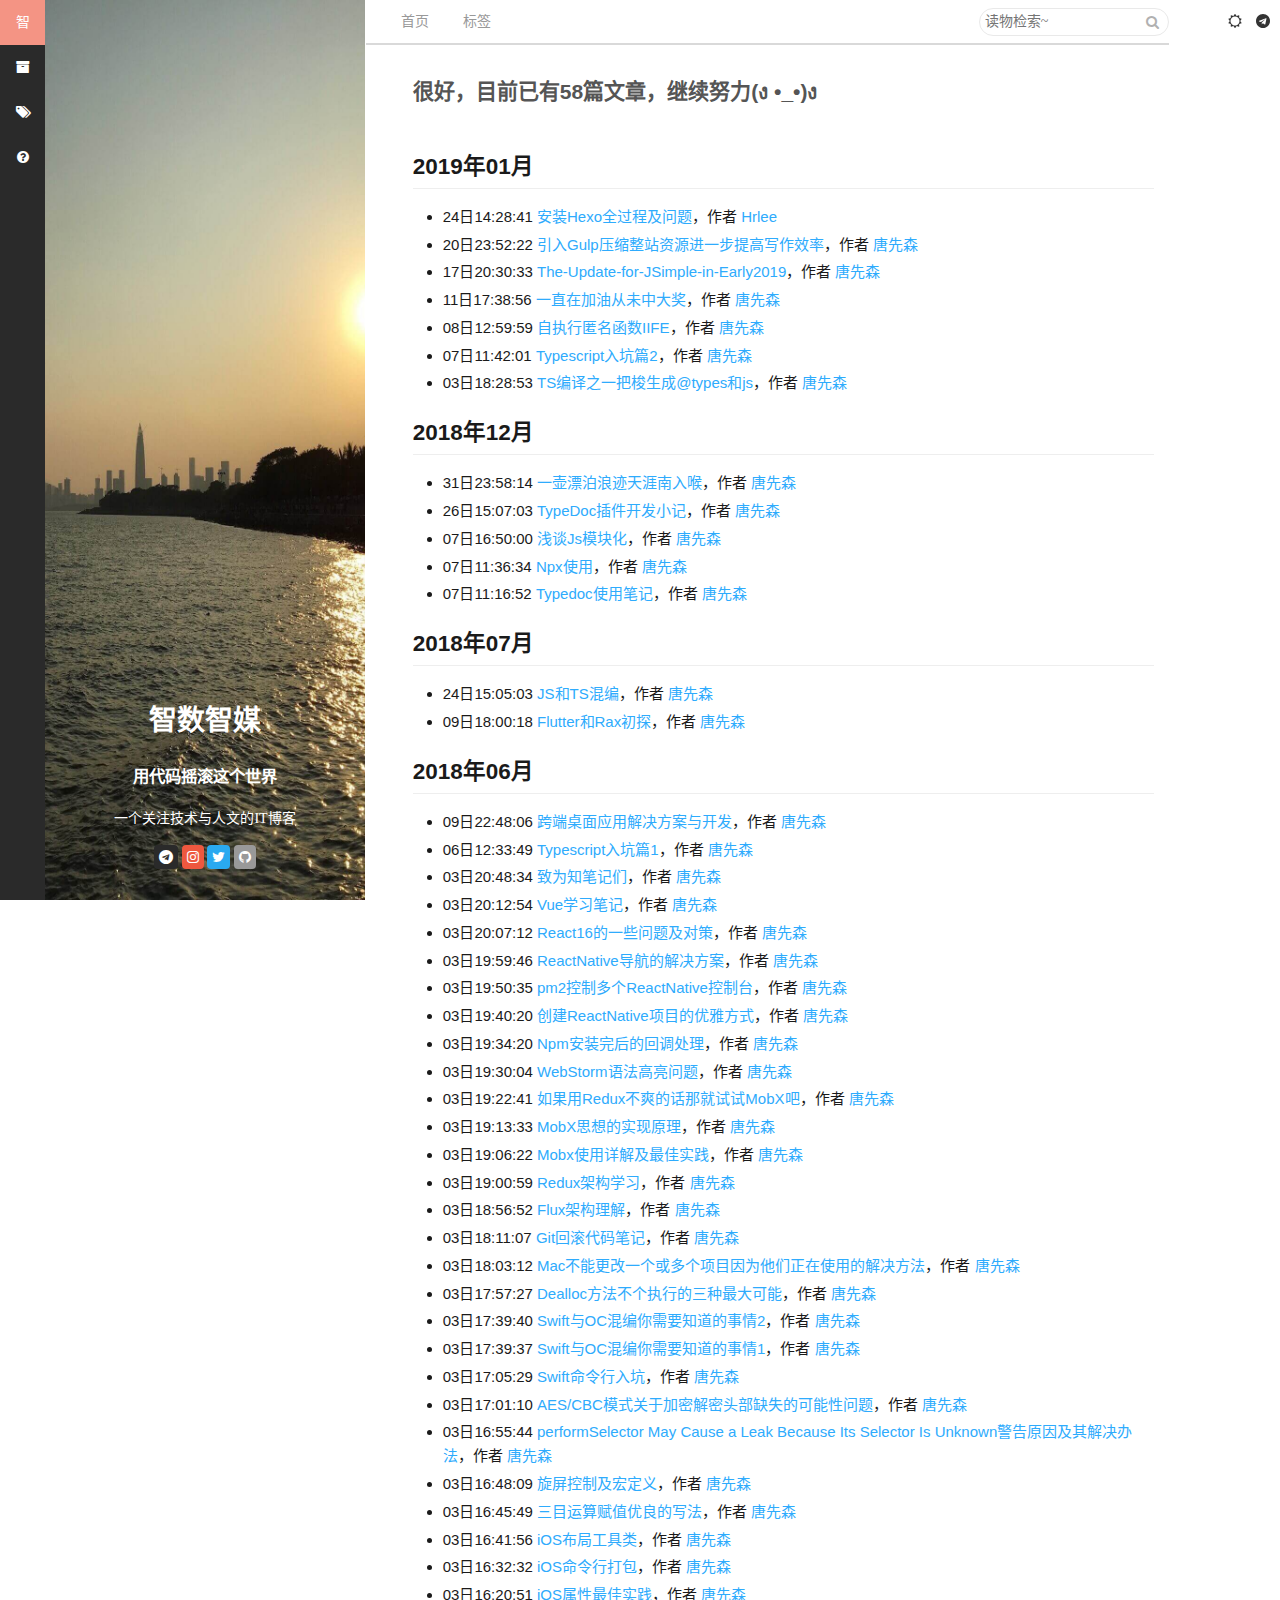
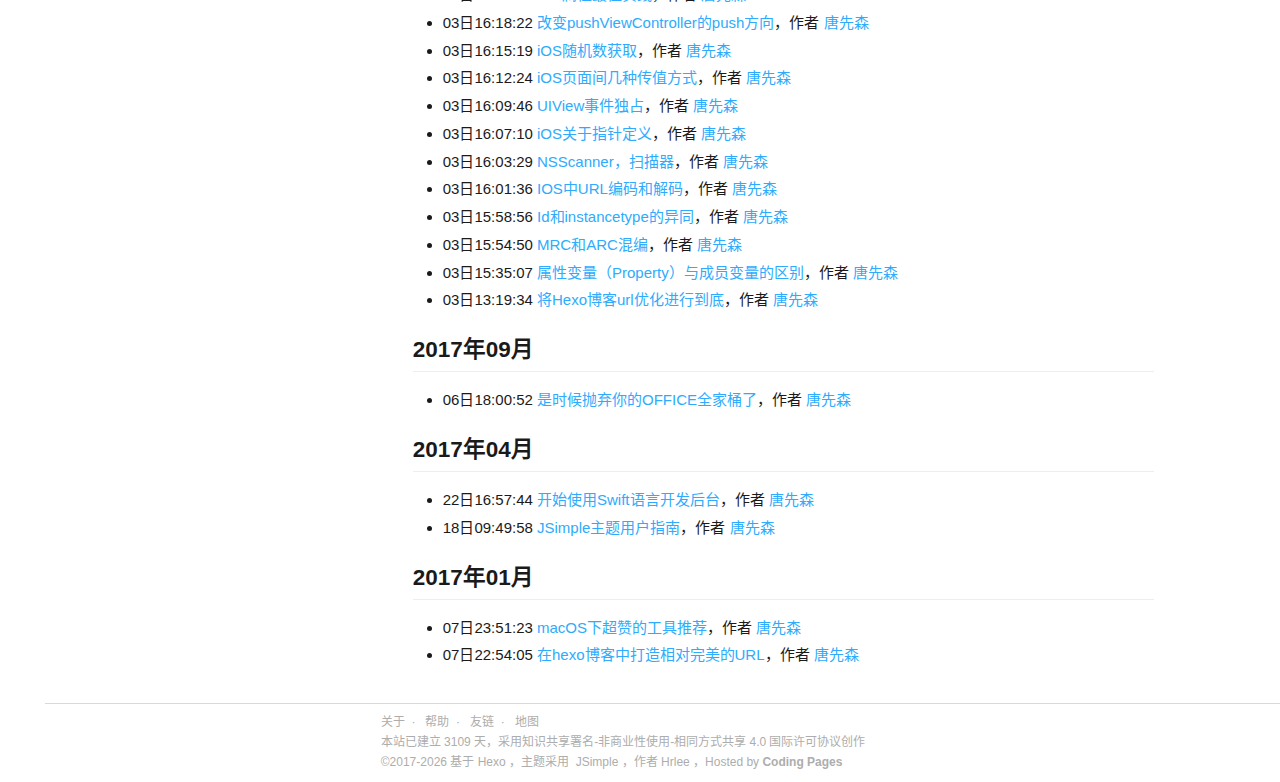
<file: archives/2018/index.html>
<!DOCTYPE HTML>
<html class="no-js" lang="zh-CN">
<head><meta name="generator" content="Hexo 3.8.0">
    <!--[if lte IE 9]>
<meta http-equiv="refresh" content="0;url=https://shuoit.net/warn.html">
<![endif]-->
<meta charset="utf-8">

<meta http-equiv="Content-Security-Policy" content="upgrade-insecure-requests">

<meta http-equiv="X-UA-Compatible" content="IE=Edge">
<meta name="renderer" content="webkit">
<meta name="viewport" content="width=device-width, initial-scale=1.0,user-scalable=no">
<meta http-equiv="mobile-agent" content="format=html5; url=https://shuoit.net">
<meta name="author" content="唐先森(https://www.tangkunyin.com)">
<link rel="stylesheet" href="/css/JSimple.css">

<link rel="shortcut icon" href="/images/favicon.png">


<title>归档- 2018 - 说IT</title>

<meta name="keywords" content="说IT，技术博客，原创IT博客">

<meta name="description " content="说IT，一个关注技术和人文的原创IT博客。聚焦于技术、读书、生活、旅行，技术主要面向大前端，网址：https://shuoit.net。">

    
    <!-- 自动广告 -->
    <script async src="//pagead2.googlesyndication.com/pagead/js/adsbygoogle.js"></script>
    <script>
        (adsbygoogle = window.adsbygoogle || []).push({
            google_ad_client: "ca-pub-4837253996935841",
            enable_page_level_ads: true
        });
    </script>


    
    
        <!-- Global site tag (gtag.js) - Google Analytics -->
        <script async src="//www.googletagmanager.com/gtag/js?id=UA-131527701-1"></script>
        <script>
            window.dataLayer = window.dataLayer || [];
            function gtag(){dataLayer.push(arguments);}
            gtag('js', new Date());
            gtag('config', 'UA-131527701-1');
        </script>
    
    <!-- put your likes here. -->


</head>
<body>
<div id="nav">
    <nav class="nav-menu">
        <a class="site-name current" href="/" title="智">智</a>
        <a class="site-index current" href="/"><i class="fa fa-home"></i><span>首页</span></a>
        <a href="/archives" title="归档"><i class="fa fa-archives"></i><span>归档</span></a>
        <a href="/tags" title="标签"><i class="fa fa-tags"></i><span>标签</span></a>
        <!-- custom single page of menus -->
        
        
        <a href="/help" title="帮助">
            <i class="fa fa-question-circle"></i>
            <span>帮助</span>
        </a>
        
    </nav>
</div>

<div class="nav-user">
    <a class="btn-search" href="#"><i class="fa fa-search"></i></a>
    <a class="btn-read-mode" href="#"><i class="fa fa-sun-o"></i></a>
    <a class="btn-sns-qr" href="javascript:"><i class="fa fa-telegram"></i></a>
</div>

<div id="wrapper" class="clearfix">
    <div id="body">
        <div class="main" id="main">
            <div id="cover">
    <div class="cover-img"></div>
    <div class="cover-info">
        
        <h1 class="cover-siteName">智数智媒</h1>
        <h3 class="cover-siteTitle">用代码摇滚这个世界</h3>
        <p class="cover-siteDesc">一个关注技术与人文的IT博客</p>
        <div class="cover-sns">
            
            <div class="btn btn-telegram">
                <a href="http://t.me/kunyintang" target="_blank" title="telegram" ref="friend">
                    <i class="fa fa-telegram"></i>
                </a>
            </div>
            
            <div class="btn btn-instagram">
                <a href="https://www.instagram.com/mtangsir/" target="_blank" title="instagram" ref="friend">
                    <i class="fa fa-instagram"></i>
                </a>
            </div>
            
            <div class="btn btn-twitter">
                <a href="https://twitter.com/tangkunyin" target="_blank" title="twitter" ref="friend">
                    <i class="fa fa-twitter"></i>
                </a>
            </div>
            
            <div class="btn btn-github">
                <a href="https://github.com/tangkunyin" target="_blank" title="github" ref="friend">
                    <i class="fa fa-github"></i>
                </a>
            </div>
            
        </div>
    </div>
</div>

            <div class="page-title">
    <ul>
        <li><a href="/" data-name="首页" title="Back Home">首页</a></li>
        <li><a href="/tags" data-name="标签云" title="标签云">标签</a></li>
        <li class="page-search">
    <form id="search" class="search-form">
        <input type="text" readonly="readonly" id="local-search-input-tip" placeholder="读物检索~">
        <button type="button" disabled="disabled" class="search-form-submit"><i class="fa fa-search"></i></button>
    </form>
</li>

    </ul>
</div>
<div class="main-inner">
    <article class="post" itemscope="" itemtype="http://schema.org/BlogPosting">
        <div class="post-header">
            <h3 class="post-title">很好，目前已有58篇文章，继续努力(ง •_•)ง</h3>
        </div>
        
    
    
        
    <ins class="adsbygoogle" style="display:block" data-ad-client="ca-pub-4837253996935841" data-ad-slot="2266978027" data-ad-format="auto" data-full-width-responsive="true"></ins>

<script>
    (adsbygoogle = window.adsbygoogle || []).push({});
</script>

    


        <div class="post-content markdown-body" itemprop="articleBody">
            <div class="archives">
                
                
                
                
                
                <div class="archives-item">
                    <h2>2019年01月</h2>
                    <ul class="archives_list">
                        
                        <li>24日14:28:41
                            <a href="/tech-notes/-undefined.html">安装Hexo全过程及问题</a>，作者
                            <a href="https://www.tangkunyin.com" target="_blank" rel="author">Hrlee</a>
                        </li>
                        
                
                
                
                        <li>20日23:52:22
                            <a href="/tech-notes/use-gulp-to-speed-hexo-1547999542.html">引入Gulp压缩整站资源进一步提高写作效率</a>，作者
                            <a href="https://www.tangkunyin.com" target="_blank" rel="author">唐先森</a>
                        </li>
                        
                
                
                
                        <li>17日20:30:33
                            <a href="/tech-notes/the-update-for-jsimple-in-early2019-1547728233.html">The-Update-for-JSimple-in-Early2019</a>，作者
                            <a href="https://www.tangkunyin.com" target="_blank" rel="author">唐先森</a>
                        </li>
                        
                
                
                
                        <li>11日17:38:56
                            <a href="/humanities/always-refueling-but-never-awards-1547199536.html">一直在加油从未中大奖</a>，作者
                            <a href="https://www.tangkunyin.com" target="_blank" rel="author">唐先森</a>
                        </li>
                        
                
                
                
                        <li>08日12:59:59
                            <a href="/tech-notes/iife-notes-1546923599.html">自执行匿名函数IIFE</a>，作者
                            <a href="https://www.tangkunyin.com" target="_blank" rel="author">唐先森</a>
                        </li>
                        
                
                
                
                        <li>07日11:42:01
                            <a href="/tech-notes/ts-study-part2-1546832521.html">Typescript入坑篇2</a>，作者
                            <a href="https://www.tangkunyin.com" target="_blank" rel="author">唐先森</a>
                        </li>
                        
                
                
                
                        <li>03日18:28:53
                            <a href="/tech-notes/Allow--declaration-with--allowJs-1546511333.html">TS编译之一把梭生成@types和js</a>，作者
                            <a href="https://www.tangkunyin.com" target="_blank" rel="author">唐先森</a>
                        </li>
                        
                    </ul>
                </div>
                
                
                
                
                
                <div class="archives-item">
                    <h2>2018年12月</h2>
                    <ul class="archives_list">
                        
                        <li>31日23:58:14
                            <a href="/humanities/Leave-Beijing-to-Nanjing-1546271894.html">一壶漂泊浪迹天涯南入喉</a>，作者
                            <a href="https://www.tangkunyin.com" target="_blank" rel="author">唐先森</a>
                        </li>
                        
                
                
                
                        <li>26日15:07:03
                            <a href="/tech-notes/how-to-create-plugin-for-typedoc-1545808023.html">TypeDoc插件开发小记</a>，作者
                            <a href="https://www.tangkunyin.com" target="_blank" rel="author">唐先森</a>
                        </li>
                        
                
                
                
                        <li>07日16:50:00
                            <a href="/tech-notes/javascript-module-notes-1544172600.html">浅谈Js模块化</a>，作者
                            <a href="https://www.tangkunyin.com" target="_blank" rel="author">唐先森</a>
                        </li>
                        
                
                
                
                        <li>07日11:36:34
                            <a href="/tech-notes/what-is-the-npx-1544153760.html">Npx使用</a>，作者
                            <a href="https://www.tangkunyin.com" target="_blank" rel="author">唐先森</a>
                        </li>
                        
                
                
                
                        <li>07日11:16:52
                            <a href="/tech-notes/typedoc-notes-1544152560.html">Typedoc使用笔记</a>，作者
                            <a href="https://www.tangkunyin.com" target="_blank" rel="author">唐先森</a>
                        </li>
                        
                    </ul>
                </div>
                
                
                
                
                
                <div class="archives-item">
                    <h2>2018年07月</h2>
                    <ul class="archives_list">
                        
                        <li>24日15:05:03
                            <a href="/tech-notes/mixed-coding-between-js-and-ts-1532415903.html">JS和TS混编</a>，作者
                            <a href="https://www.tangkunyin.com" target="_blank" rel="author">唐先森</a>
                        </li>
                        
                
                
                
                        <li>09日18:00:18
                            <a href="/tech-notes/flutter-and-rax-hello-1531130418.html">Flutter和Rax初探</a>，作者
                            <a href="https://www.tangkunyin.com" target="_blank" rel="author">唐先森</a>
                        </li>
                        
                    </ul>
                </div>
                
                
                
                
                
                <div class="archives-item">
                    <h2>2018年06月</h2>
                    <ul class="archives_list">
                        
                        <li>09日22:48:06
                            <a href="/tech-notes/cross-platform-desktop-1528555686.html">跨端桌面应用解决方案与开发</a>，作者
                            <a href="https://www.tangkunyin.com" target="_blank" rel="author">唐先森</a>
                        </li>
                        
                
                
                
                        <li>06日12:33:49
                            <a href="/tech-notes/ts-study-part1-1528259629.html">Typescript入坑篇1</a>，作者
                            <a href="https://www.tangkunyin.com" target="_blank" rel="author">唐先森</a>
                        </li>
                        
                
                
                
                        <li>03日20:48:34
                            <a href="/others/WizNote-Uninstall-1528030114.html">致为知笔记们</a>，作者
                            <a href="https://www.tangkunyin.com" target="_blank" rel="author">唐先森</a>
                        </li>
                        
                
                
                
                        <li>03日20:12:54
                            <a href="/tech-notes/vue-study-notes-1528027974.html">Vue学习笔记</a>，作者
                            <a href="https://www.tangkunyin.com" target="_blank" rel="author">唐先森</a>
                        </li>
                        
                
                
                
                        <li>03日20:07:12
                            <a href="/tech-notes/react16-usage-1528027632.html">React16的一些问题及对策</a>，作者
                            <a href="https://www.tangkunyin.com" target="_blank" rel="author">唐先森</a>
                        </li>
                        
                
                
                
                        <li>03日19:59:46
                            <a href="/tech-notes/react-navigation-1528027186.html">ReactNative导航的解决方案</a>，作者
                            <a href="https://www.tangkunyin.com" target="_blank" rel="author">唐先森</a>
                        </li>
                        
                
                
                
                        <li>03日19:50:35
                            <a href="/tech-notes/pm2-rn-combine-1528026635.html">pm2控制多个ReactNative控制台</a>，作者
                            <a href="https://www.tangkunyin.com" target="_blank" rel="author">唐先森</a>
                        </li>
                        
                
                
                
                        <li>03日19:40:20
                            <a href="/tech-notes/create-rn-in-better-way-1528026020.html">创建ReactNative项目的优雅方式</a>，作者
                            <a href="https://www.tangkunyin.com" target="_blank" rel="author">唐先森</a>
                        </li>
                        
                
                
                
                        <li>03日19:34:20
                            <a href="/tech-notes/npm-script-postinstall-1528025660.html">Npm安装完后的回调处理</a>，作者
                            <a href="https://www.tangkunyin.com" target="_blank" rel="author">唐先森</a>
                        </li>
                        
                
                
                
                        <li>03日19:30:04
                            <a href="/tech-notes/highlight-webstorm-1528025404.html">WebStorm语法高亮问题</a>，作者
                            <a href="https://www.tangkunyin.com" target="_blank" rel="author">唐先森</a>
                        </li>
                        
                
                
                
                        <li>03日19:22:41
                            <a href="/tech-notes/mobx-vs-redux-1528024961.html">如果用Redux不爽的话那就试试MobX吧</a>，作者
                            <a href="https://www.tangkunyin.com" target="_blank" rel="author">唐先森</a>
                        </li>
                        
                
                
                
                        <li>03日19:13:33
                            <a href="/tech-notes/mobx-core-study-1528024413.html">MobX思想的实现原理</a>，作者
                            <a href="https://www.tangkunyin.com" target="_blank" rel="author">唐先森</a>
                        </li>
                        
                
                
                
                        <li>03日19:06:22
                            <a href="/tech-notes/mobx-study-1528023982.html">Mobx使用详解及最佳实践</a>，作者
                            <a href="https://www.tangkunyin.com" target="_blank" rel="author">唐先森</a>
                        </li>
                        
                
                
                
                        <li>03日19:00:59
                            <a href="/tech-notes/redux-study-1528023659.html">Redux架构学习</a>，作者
                            <a href="https://www.tangkunyin.com" target="_blank" rel="author">唐先森</a>
                        </li>
                        
                
                
                
                        <li>03日18:56:52
                            <a href="/tech-notes/flux-study-1528023412.html">Flux架构理解</a>，作者
                            <a href="https://www.tangkunyin.com" target="_blank" rel="author">唐先森</a>
                        </li>
                        
                
                
                
                        <li>03日18:11:07
                            <a href="/tech-notes/git-revert-1528020667.html">Git回滚代码笔记</a>，作者
                            <a href="https://www.tangkunyin.com" target="_blank" rel="author">唐先森</a>
                        </li>
                        
                
                
                
                        <li>03日18:03:12
                            <a href="/tech-notes/extended-attri-in-mac-1528020192.html">Mac不能更改一个或多个项目因为他们正在使用的解决方法</a>，作者
                            <a href="https://www.tangkunyin.com" target="_blank" rel="author">唐先森</a>
                        </li>
                        
                
                
                
                        <li>03日17:57:27
                            <a href="/tech-notes/dealloc-not-work-1528019847.html">Dealloc方法不个执行的三种最大可能</a>，作者
                            <a href="https://www.tangkunyin.com" target="_blank" rel="author">唐先森</a>
                        </li>
                        
                
                
                
                        <li>03日17:39:40
                            <a href="/tech-notes/swift-oc-coding-1528018780.html">Swift与OC混编你需要知道的事情2</a>，作者
                            <a href="https://www.tangkunyin.com" target="_blank" rel="author">唐先森</a>
                        </li>
                        
                
                
                
                        <li>03日17:39:37
                            <a href="/tech-notes/swift-oc-coding-1528018777.html">Swift与OC混编你需要知道的事情1</a>，作者
                            <a href="https://www.tangkunyin.com" target="_blank" rel="author">唐先森</a>
                        </li>
                        
                
                
                
                        <li>03日17:05:29
                            <a href="/tech-notes/swift-in-commandLine-1528016729.html">Swift命令行入坑</a>，作者
                            <a href="https://www.tangkunyin.com" target="_blank" rel="author">唐先森</a>
                        </li>
                        
                
                
                
                        <li>03日17:01:10
                            <a href="/tech-notes/AES_CBC-iOS-1528016470.html">AES/CBC模式关于加密解密头部缺失的可能性问题</a>，作者
                            <a href="https://www.tangkunyin.com" target="_blank" rel="author">唐先森</a>
                        </li>
                        
                
                
                
                        <li>03日16:55:44
                            <a href="/tech-notes/performSelector-warning-fix-1528016144.html">performSelector May Cause a Leak Because Its Selector Is Unknown警告原因及其解决办法</a>，作者
                            <a href="https://www.tangkunyin.com" target="_blank" rel="author">唐先森</a>
                        </li>
                        
                
                
                
                        <li>03日16:48:09
                            <a href="/tech-notes/interfaceOrientation-iOS-1528015689.html">旋屏控制及宏定义</a>，作者
                            <a href="https://www.tangkunyin.com" target="_blank" rel="author">唐先森</a>
                        </li>
                        
                
                
                
                        <li>03日16:45:49
                            <a href="/tech-notes/three-unary-iOS-1528015549.html">三目运算赋值优良的写法</a>，作者
                            <a href="https://www.tangkunyin.com" target="_blank" rel="author">唐先森</a>
                        </li>
                        
                
                
                
                        <li>03日16:41:56
                            <a href="/tech-notes/pure-coding-layout-iOS-1528015316.html">iOS布局工具类</a>，作者
                            <a href="https://www.tangkunyin.com" target="_blank" rel="author">唐先森</a>
                        </li>
                        
                
                
                
                        <li>03日16:32:32
                            <a href="/tech-notes/ipa-command-packaging-1528014752.html">iOS命令行打包</a>，作者
                            <a href="https://www.tangkunyin.com" target="_blank" rel="author">唐先森</a>
                        </li>
                        
                
                
                
                        <li>03日16:20:51
                            <a href="/tech-notes/property-in-action-iOS-1528014051.html">iOS属性最佳实践</a>，作者
                            <a href="https://www.tangkunyin.com" target="_blank" rel="author">唐先森</a>
                        </li>
                        
                
                
                
                        <li>03日16:18:22
                            <a href="/tech-notes/pushViewController-change-1528013902.html">改变pushViewController的push方向</a>，作者
                            <a href="https://www.tangkunyin.com" target="_blank" rel="author">唐先森</a>
                        </li>
                        
                
                
                
                        <li>03日16:15:19
                            <a href="/tech-notes/random-objectiveC-1528013719.html">iOS随机数获取</a>，作者
                            <a href="https://www.tangkunyin.com" target="_blank" rel="author">唐先森</a>
                        </li>
                        
                
                
                
                        <li>03日16:12:24
                            <a href="/tech-notes/data-pass-in-iOS-1528013544.html">iOS页面间几种传值方式</a>，作者
                            <a href="https://www.tangkunyin.com" target="_blank" rel="author">唐先森</a>
                        </li>
                        
                
                
                
                        <li>03日16:09:46
                            <a href="/tech-notes/exclusiveTouch-iOS-1528013386.html">UIView事件独占</a>，作者
                            <a href="https://www.tangkunyin.com" target="_blank" rel="author">唐先森</a>
                        </li>
                        
                
                
                
                        <li>03日16:07:10
                            <a href="/tech-notes/iOS-Pointer-1528013230.html">iOS关于指针定义</a>，作者
                            <a href="https://www.tangkunyin.com" target="_blank" rel="author">唐先森</a>
                        </li>
                        
                
                
                
                        <li>03日16:03:29
                            <a href="/tech-notes/NSScanner-1528013009.html">NSScanner，扫描器</a>，作者
                            <a href="https://www.tangkunyin.com" target="_blank" rel="author">唐先森</a>
                        </li>
                        
                
                
                
                        <li>03日16:01:36
                            <a href="/tech-notes/url-encoding-iOS-1528012896.html">IOS中URL编码和解码</a>，作者
                            <a href="https://www.tangkunyin.com" target="_blank" rel="author">唐先森</a>
                        </li>
                        
                
                
                
                        <li>03日15:58:56
                            <a href="/tech-notes/instancetype-iOS-1528012736.html">Id和instancetype的异同</a>，作者
                            <a href="https://www.tangkunyin.com" target="_blank" rel="author">唐先森</a>
                        </li>
                        
                
                
                
                        <li>03日15:54:50
                            <a href="/tech-notes/mrc-and-arc-1528012490.html">MRC和ARC混编</a>，作者
                            <a href="https://www.tangkunyin.com" target="_blank" rel="author">唐先森</a>
                        </li>
                        
                
                
                
                        <li>03日15:35:07
                            <a href="/tech-notes/property-and-memberVar-in-iOS-1528011307.html">属性变量（Property）与成员变量的区别</a>，作者
                            <a href="https://www.tangkunyin.com" target="_blank" rel="author">唐先森</a>
                        </li>
                        
                
                
                
                        <li>03日13:19:34
                            <a href="/tech-notes/permalink-optimize-hexo-1528003174.html">将Hexo博客url优化进行到底</a>，作者
                            <a href="https://www.tangkunyin.com" target="_blank" rel="author">唐先森</a>
                        </li>
                        
                    </ul>
                </div>
                
                
                
                
                
                <div class="archives-item">
                    <h2>2017年09月</h2>
                    <ul class="archives_list">
                        
                        <li>06日18:00:52
                            <a href="/others/nodeppt-1504692052.html">是时候抛弃你的OFFICE全家桶了</a>，作者
                            <a href="https://www.tangkunyin.com" target="_blank" rel="author">唐先森</a>
                        </li>
                        
                    </ul>
                </div>
                
                
                
                
                
                <div class="archives-item">
                    <h2>2017年04月</h2>
                    <ul class="archives_list">
                        
                        <li>22日16:57:44
                            <a href="/tech-notes/swift-in-serverside-1492851464.html">开始使用Swift语言开发后台</a>，作者
                            <a href="https://www.tangkunyin.com" target="_blank" rel="author">唐先森</a>
                        </li>
                        
                
                
                
                        <li>18日09:49:58
                            <a href="/others/jsimple-usage-1492480198.html">JSimple主题用户指南</a>，作者
                            <a href="https://www.tangkunyin.com" target="_blank" rel="author">唐先森</a>
                        </li>
                        
                    </ul>
                </div>
                
                
                
                
                
                <div class="archives-item">
                    <h2>2017年01月</h2>
                    <ul class="archives_list">
                        
                        <li>07日23:51:23
                            <a href="/others/mac-tools-1483804283.html">macOS下超赞的工具推荐</a>，作者
                            <a href="https://www.tangkunyin.com" target="_blank" rel="author">唐先森</a>
                        </li>
                        
                
                
                
                        <li>07日22:54:05
                            <a href="/tech-notes/hexo-links-1483800845.html">在hexo博客中打造相对完美的URL</a>，作者
                            <a href="https://www.tangkunyin.com" target="_blank" rel="author">唐先森</a>
                        </li>
                        
                    </ul>
                </div>
                
                
            </div>
        </div>
    </article>
</div>

        </div><!-- end #main-->
    </div><!-- end #body -->
    <footer class="footer">
    <div class="footer-inner" style="text-align: left">
        <p>
            <a href="/about" title="关于">关于</a>&nbsp;&nbsp<em>·</em>&nbsp;&nbsp
            <!-- 自定义链接 -->
            <a href="/help" title="帮助">帮助</a>&nbsp;&nbsp<em>·</em>&nbsp;&nbsp
            <a href="/links" title="友链">友链</a>&nbsp;&nbsp<em>·</em>&nbsp;&nbsp
            <a href="/sitemap.xml" title="地图">地图</a>
        </p>
        <p>
            本站已建立&nbsp<a href="/timeline" id="siteBuildingTime"></a>&nbsp天，<a href="https://creativecommons.org/licenses/by-nc-sa/4.0/" target="_blank" rel="licence">采用知识共享署名-非商业性使用-相同方式共享 4.0 国际许可协议创作</a><br>
            ©2017-<span id="cpYear"></span> 基于&nbsp<a href="http://hexo.io" target="_blank" rel="nofollow">Hexo</a>
            ，主题采用&nbsp&nbsp<a href="https://github.com/tangkunyin/hexo-theme-jsimple" target="_blank" rel="bookmark">JSimple</a>
            ，作者&nbsp<a href="https://www.blog.hrlee.com" target="_blank" rel="friend">Hrlee</a>
            ，Hosted by <a href="https://coding.net/register?key=bcace447-fa41-4579-9783-86fdf0f723e2" style="font-weight: bold" target="_blank" rel="nofollow">Coding Pages</a>
        </p>
    </div>
</footer>
<script src="/js/SimpleCore.js"></script>

</div>
<!-- search pop -->
<div class="popup search-popup local-search-popup">
    <div class="local-search-header clearfix">
        <span class="search-icon">
            <i class="fa fa-search"></i>
        </span>
        <span class="popup-btn-close">
            <i class="fa fa-times-circle"></i>
        </span>
        <div class="local-search-input-wrapper">
            <input id="local-search-input" spellcheck="false" type="text" autocomplete="off" placeholder="请输入查询关键词">
        </div>
    </div>
    <div id="local-search-result"></div>
</div>
<div class="fixed-btn">
    <a class="btn-gotop" href="javascript:"> <i class="fa fa-angle-up"></i></a>
</div>
<script>
    $(function () {
        SimpleCore.init({
            buildingTime: '01/20/2018',
            current: $('.post-tags').length > 0 ? 'post' : 'archive',
            snsQRCode: '/images/sns-qrcode.png',
            donateImg: '/images/donate-qr.png',
            localSearch: {
                dbPath: '/search.json',
                trigger: 'auto',
                topN: '1',
                unescape: 'false'
            }
        });
    });
</script>
</body>
</html>
</file>
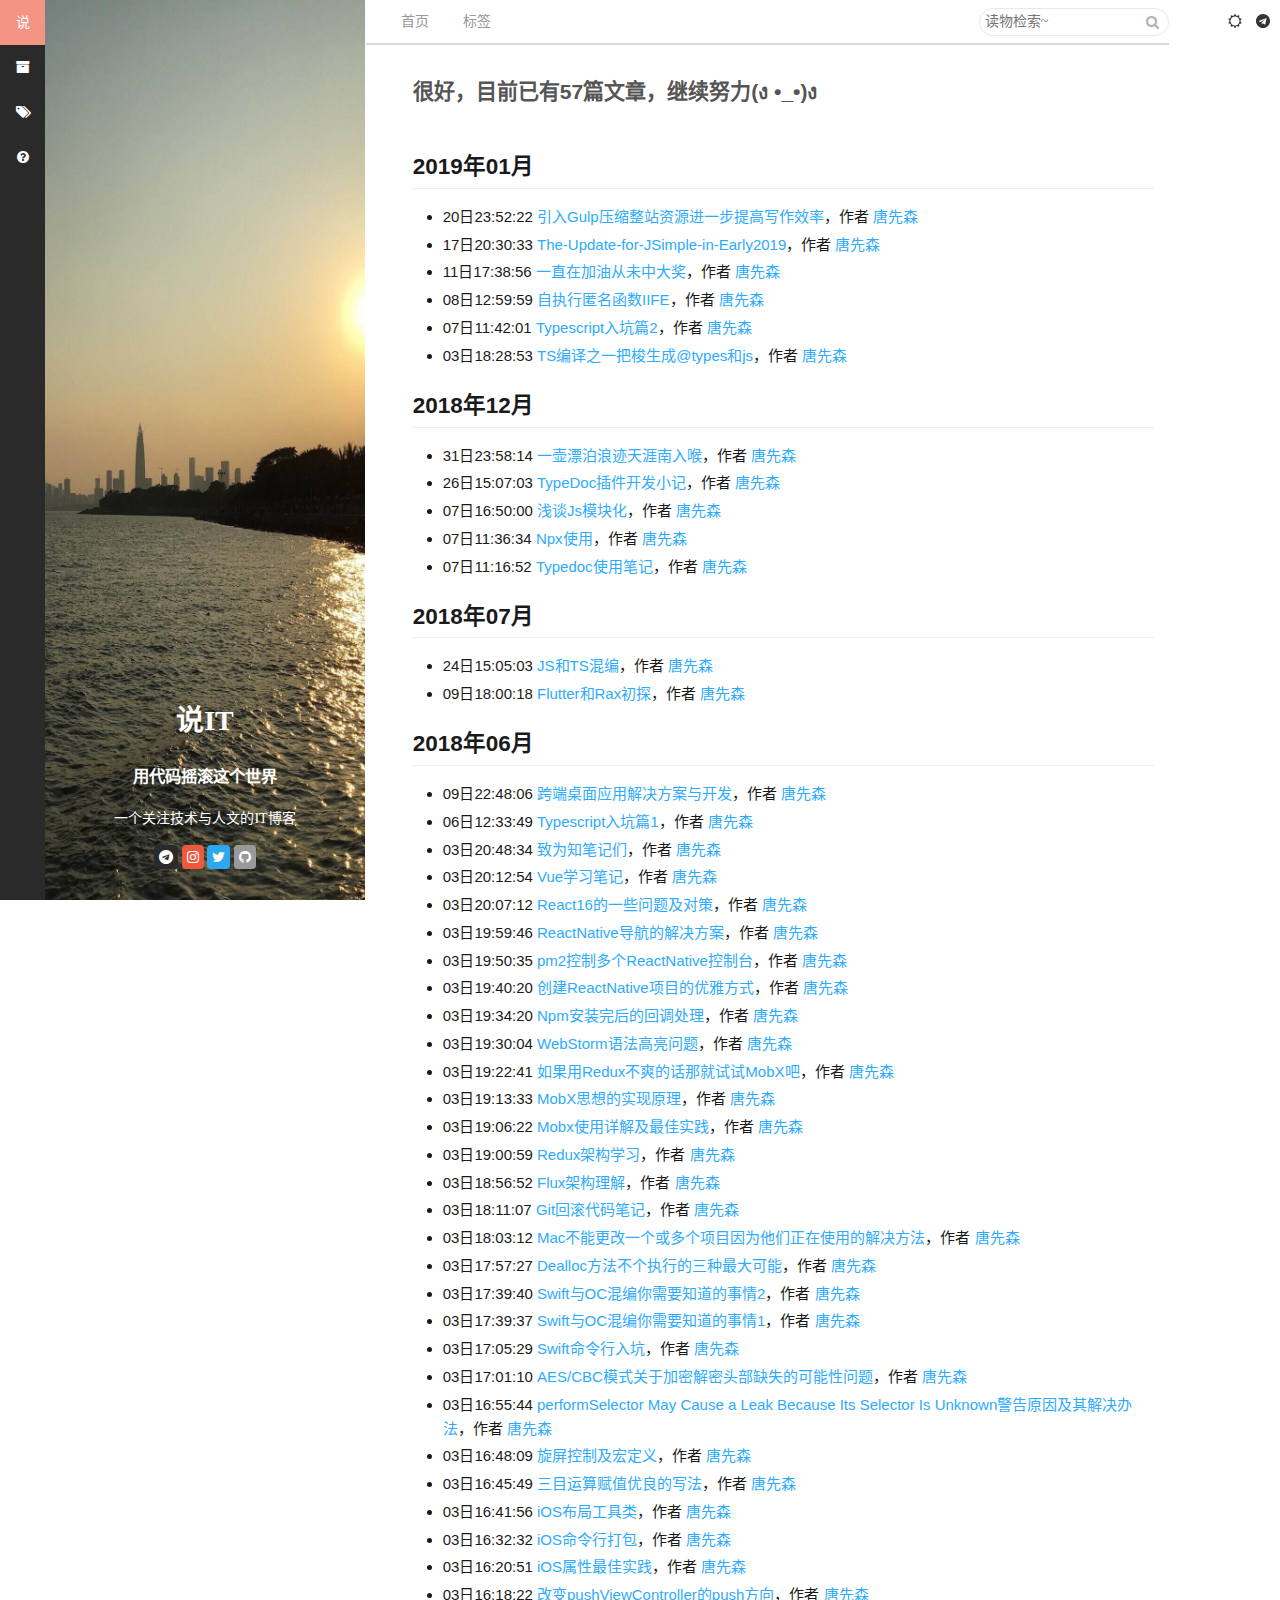
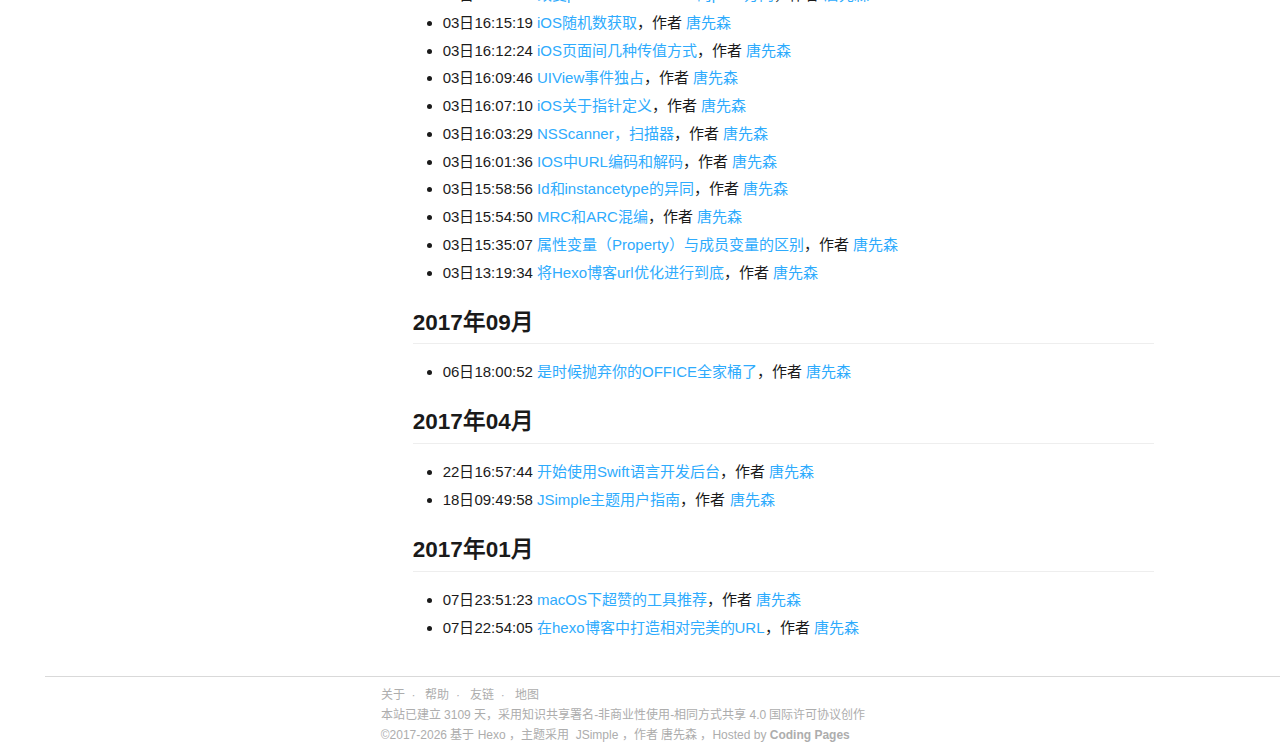
<file: archives/2019/index.html>
<!DOCTYPE HTML>
<html class="no-js" lang="zh-CN">
<head><meta name="generator" content="Hexo 3.8.0">
    <!--[if lte IE 9]>
<meta http-equiv="refresh" content="0;url=https://shuoit.net/warn.html">
<![endif]-->
<meta charset="utf-8">

<meta http-equiv="Content-Security-Policy" content="upgrade-insecure-requests">

<meta http-equiv="X-UA-Compatible" content="IE=Edge">
<meta name="renderer" content="webkit">
<meta name="viewport" content="width=device-width, initial-scale=1.0,user-scalable=no">
<meta http-equiv="mobile-agent" content="format=html5; url=https://shuoit.net">
<meta name="author" content="唐先森(https://www.tangkunyin.com)">
<link rel="stylesheet" href="/css/JSimple.css">

<link rel="shortcut icon" href="/images/favicon.png">


<title>归档- 2019 - 说IT</title>

<meta name="keywords" content="说IT，技术博客，原创IT博客">

<meta name="description " content="说IT，一个关注技术和人文的原创IT博客。聚焦于技术、读书、生活、旅行，技术主要面向大前端，网址：https://shuoit.net。">

    
    <!-- 自动广告 -->
    <script async src="//pagead2.googlesyndication.com/pagead/js/adsbygoogle.js"></script>
    <script>
        (adsbygoogle = window.adsbygoogle || []).push({
            google_ad_client: "ca-pub-4837253996935841",
            enable_page_level_ads: true
        });
    </script>


    
    
        <!-- Global site tag (gtag.js) - Google Analytics -->
        <script async src="//www.googletagmanager.com/gtag/js?id=UA-131527701-1"></script>
        <script>
            window.dataLayer = window.dataLayer || [];
            function gtag(){dataLayer.push(arguments);}
            gtag('js', new Date());
            gtag('config', 'UA-131527701-1');
        </script>
    
    <!-- put your likes here. -->


</head>
<body>
<div id="nav">
    <nav class="nav-menu">
        <a class="site-name current" href="/" title="说">说</a>
        <a class="site-index current" href="/"><i class="fa fa-home"></i><span>首页</span></a>
        <a href="/archives" title="归档"><i class="fa fa-archives"></i><span>归档</span></a>
        <a href="/tags" title="标签"><i class="fa fa-tags"></i><span>标签</span></a>
        <!-- custom single page of menus -->
        
        
        <a href="/help" title="帮助">
            <i class="fa fa-question-circle"></i>
            <span>帮助</span>
        </a>
        
    </nav>
</div>

<div class="nav-user">
    <a class="btn-search" href="#"><i class="fa fa-search"></i></a>
    <a class="btn-read-mode" href="#"><i class="fa fa-sun-o"></i></a>
    <a class="btn-sns-qr" href="javascript:"><i class="fa fa-telegram"></i></a>
</div>

<div id="wrapper" class="clearfix">
    <div id="body">
        <div class="main" id="main">
            <div id="cover">
    <div class="cover-img"></div>
    <div class="cover-info">
        
        <h1 class="cover-siteName">说IT</h1>
        <h3 class="cover-siteTitle">用代码摇滚这个世界</h3>
        <p class="cover-siteDesc">一个关注技术与人文的IT博客</p>
        <div class="cover-sns">
            
            <div class="btn btn-telegram">
                <a href="http://t.me/kunyintang" target="_blank" title="telegram" ref="friend">
                    <i class="fa fa-telegram"></i>
                </a>
            </div>
            
            <div class="btn btn-instagram">
                <a href="https://www.instagram.com/mtangsir/" target="_blank" title="instagram" ref="friend">
                    <i class="fa fa-instagram"></i>
                </a>
            </div>
            
            <div class="btn btn-twitter">
                <a href="https://twitter.com/tangkunyin" target="_blank" title="twitter" ref="friend">
                    <i class="fa fa-twitter"></i>
                </a>
            </div>
            
            <div class="btn btn-github">
                <a href="https://github.com/tangkunyin" target="_blank" title="github" ref="friend">
                    <i class="fa fa-github"></i>
                </a>
            </div>
            
        </div>
    </div>
</div>

            <div class="page-title">
    <ul>
        <li><a href="/" data-name="首页" title="Back Home">首页</a></li>
        <li><a href="/tags" data-name="标签云" title="标签云">标签</a></li>
        <li class="page-search">
    <form id="search" class="search-form">
        <input type="text" readonly="readonly" id="local-search-input-tip" placeholder="读物检索~">
        <button type="button" disabled="disabled" class="search-form-submit"><i class="fa fa-search"></i></button>
    </form>
</li>

    </ul>
</div>
<div class="main-inner">
    <article class="post" itemscope="" itemtype="http://schema.org/BlogPosting">
        <div class="post-header">
            <h3 class="post-title">很好，目前已有57篇文章，继续努力(ง •_•)ง</h3>
        </div>
        
    
    
        
    <ins class="adsbygoogle" style="display:block" data-ad-client="ca-pub-4837253996935841" data-ad-slot="2266978027" data-ad-format="auto" data-full-width-responsive="true"></ins>

<script>
    (adsbygoogle = window.adsbygoogle || []).push({});
</script>

    


        <div class="post-content markdown-body" itemprop="articleBody">
            <div class="archives">
                
                
                
                
                
                <div class="archives-item">
                    <h2>2019年01月</h2>
                    <ul class="archives_list">
                        
                        <li>20日23:52:22
                            <a href="/tech-notes/use-gulp-to-speed-hexo-1547999542.html">引入Gulp压缩整站资源进一步提高写作效率</a>，作者
                            <a href="https://www.tangkunyin.com" target="_blank" rel="author">唐先森</a>
                        </li>
                        
                
                
                
                        <li>17日20:30:33
                            <a href="/tech-notes/the-update-for-jsimple-in-early2019-1547728233.html">The-Update-for-JSimple-in-Early2019</a>，作者
                            <a href="https://www.tangkunyin.com" target="_blank" rel="author">唐先森</a>
                        </li>
                        
                
                
                
                        <li>11日17:38:56
                            <a href="/humanities/always-refueling-but-never-awards-1547199536.html">一直在加油从未中大奖</a>，作者
                            <a href="https://www.tangkunyin.com" target="_blank" rel="author">唐先森</a>
                        </li>
                        
                
                
                
                        <li>08日12:59:59
                            <a href="/tech-notes/iife-notes-1546923599.html">自执行匿名函数IIFE</a>，作者
                            <a href="https://www.tangkunyin.com" target="_blank" rel="author">唐先森</a>
                        </li>
                        
                
                
                
                        <li>07日11:42:01
                            <a href="/tech-notes/ts-study-part2-1546832521.html">Typescript入坑篇2</a>，作者
                            <a href="https://www.tangkunyin.com" target="_blank" rel="author">唐先森</a>
                        </li>
                        
                
                
                
                        <li>03日18:28:53
                            <a href="/tech-notes/Allow--declaration-with--allowJs-1546511333.html">TS编译之一把梭生成@types和js</a>，作者
                            <a href="https://www.tangkunyin.com" target="_blank" rel="author">唐先森</a>
                        </li>
                        
                    </ul>
                </div>
                
                
                
                
                
                <div class="archives-item">
                    <h2>2018年12月</h2>
                    <ul class="archives_list">
                        
                        <li>31日23:58:14
                            <a href="/humanities/Leave-Beijing-to-Nanjing-1546271894.html">一壶漂泊浪迹天涯南入喉</a>，作者
                            <a href="https://www.tangkunyin.com" target="_blank" rel="author">唐先森</a>
                        </li>
                        
                
                
                
                        <li>26日15:07:03
                            <a href="/tech-notes/how-to-create-plugin-for-typedoc-1545808023.html">TypeDoc插件开发小记</a>，作者
                            <a href="https://www.tangkunyin.com" target="_blank" rel="author">唐先森</a>
                        </li>
                        
                
                
                
                        <li>07日16:50:00
                            <a href="/tech-notes/javascript-module-notes-1544172600.html">浅谈Js模块化</a>，作者
                            <a href="https://www.tangkunyin.com" target="_blank" rel="author">唐先森</a>
                        </li>
                        
                
                
                
                        <li>07日11:36:34
                            <a href="/tech-notes/what-is-the-npx-1544153760.html">Npx使用</a>，作者
                            <a href="https://www.tangkunyin.com" target="_blank" rel="author">唐先森</a>
                        </li>
                        
                
                
                
                        <li>07日11:16:52
                            <a href="/tech-notes/typedoc-notes-1544152560.html">Typedoc使用笔记</a>，作者
                            <a href="https://www.tangkunyin.com" target="_blank" rel="author">唐先森</a>
                        </li>
                        
                    </ul>
                </div>
                
                
                
                
                
                <div class="archives-item">
                    <h2>2018年07月</h2>
                    <ul class="archives_list">
                        
                        <li>24日15:05:03
                            <a href="/tech-notes/mixed-coding-between-js-and-ts-1532415903.html">JS和TS混编</a>，作者
                            <a href="https://www.tangkunyin.com" target="_blank" rel="author">唐先森</a>
                        </li>
                        
                
                
                
                        <li>09日18:00:18
                            <a href="/tech-notes/flutter-and-rax-hello-1531130418.html">Flutter和Rax初探</a>，作者
                            <a href="https://www.tangkunyin.com" target="_blank" rel="author">唐先森</a>
                        </li>
                        
                    </ul>
                </div>
                
                
                
                
                
                <div class="archives-item">
                    <h2>2018年06月</h2>
                    <ul class="archives_list">
                        
                        <li>09日22:48:06
                            <a href="/tech-notes/cross-platform-desktop-1528555686.html">跨端桌面应用解决方案与开发</a>，作者
                            <a href="https://www.tangkunyin.com" target="_blank" rel="author">唐先森</a>
                        </li>
                        
                
                
                
                        <li>06日12:33:49
                            <a href="/tech-notes/ts-study-part1-1528259629.html">Typescript入坑篇1</a>，作者
                            <a href="https://www.tangkunyin.com" target="_blank" rel="author">唐先森</a>
                        </li>
                        
                
                
                
                        <li>03日20:48:34
                            <a href="/others/WizNote-Uninstall-1528030114.html">致为知笔记们</a>，作者
                            <a href="https://www.tangkunyin.com" target="_blank" rel="author">唐先森</a>
                        </li>
                        
                
                
                
                        <li>03日20:12:54
                            <a href="/tech-notes/vue-study-notes-1528027974.html">Vue学习笔记</a>，作者
                            <a href="https://www.tangkunyin.com" target="_blank" rel="author">唐先森</a>
                        </li>
                        
                
                
                
                        <li>03日20:07:12
                            <a href="/tech-notes/react16-usage-1528027632.html">React16的一些问题及对策</a>，作者
                            <a href="https://www.tangkunyin.com" target="_blank" rel="author">唐先森</a>
                        </li>
                        
                
                
                
                        <li>03日19:59:46
                            <a href="/tech-notes/react-navigation-1528027186.html">ReactNative导航的解决方案</a>，作者
                            <a href="https://www.tangkunyin.com" target="_blank" rel="author">唐先森</a>
                        </li>
                        
                
                
                
                        <li>03日19:50:35
                            <a href="/tech-notes/pm2-rn-combine-1528026635.html">pm2控制多个ReactNative控制台</a>，作者
                            <a href="https://www.tangkunyin.com" target="_blank" rel="author">唐先森</a>
                        </li>
                        
                
                
                
                        <li>03日19:40:20
                            <a href="/tech-notes/create-rn-in-better-way-1528026020.html">创建ReactNative项目的优雅方式</a>，作者
                            <a href="https://www.tangkunyin.com" target="_blank" rel="author">唐先森</a>
                        </li>
                        
                
                
                
                        <li>03日19:34:20
                            <a href="/tech-notes/npm-script-postinstall-1528025660.html">Npm安装完后的回调处理</a>，作者
                            <a href="https://www.tangkunyin.com" target="_blank" rel="author">唐先森</a>
                        </li>
                        
                
                
                
                        <li>03日19:30:04
                            <a href="/tech-notes/highlight-webstorm-1528025404.html">WebStorm语法高亮问题</a>，作者
                            <a href="https://www.tangkunyin.com" target="_blank" rel="author">唐先森</a>
                        </li>
                        
                
                
                
                        <li>03日19:22:41
                            <a href="/tech-notes/mobx-vs-redux-1528024961.html">如果用Redux不爽的话那就试试MobX吧</a>，作者
                            <a href="https://www.tangkunyin.com" target="_blank" rel="author">唐先森</a>
                        </li>
                        
                
                
                
                        <li>03日19:13:33
                            <a href="/tech-notes/mobx-core-study-1528024413.html">MobX思想的实现原理</a>，作者
                            <a href="https://www.tangkunyin.com" target="_blank" rel="author">唐先森</a>
                        </li>
                        
                
                
                
                        <li>03日19:06:22
                            <a href="/tech-notes/mobx-study-1528023982.html">Mobx使用详解及最佳实践</a>，作者
                            <a href="https://www.tangkunyin.com" target="_blank" rel="author">唐先森</a>
                        </li>
                        
                
                
                
                        <li>03日19:00:59
                            <a href="/tech-notes/redux-study-1528023659.html">Redux架构学习</a>，作者
                            <a href="https://www.tangkunyin.com" target="_blank" rel="author">唐先森</a>
                        </li>
                        
                
                
                
                        <li>03日18:56:52
                            <a href="/tech-notes/flux-study-1528023412.html">Flux架构理解</a>，作者
                            <a href="https://www.tangkunyin.com" target="_blank" rel="author">唐先森</a>
                        </li>
                        
                
                
                
                        <li>03日18:11:07
                            <a href="/tech-notes/git-revert-1528020667.html">Git回滚代码笔记</a>，作者
                            <a href="https://www.tangkunyin.com" target="_blank" rel="author">唐先森</a>
                        </li>
                        
                
                
                
                        <li>03日18:03:12
                            <a href="/tech-notes/extended-attri-in-mac-1528020192.html">Mac不能更改一个或多个项目因为他们正在使用的解决方法</a>，作者
                            <a href="https://www.tangkunyin.com" target="_blank" rel="author">唐先森</a>
                        </li>
                        
                
                
                
                        <li>03日17:57:27
                            <a href="/tech-notes/dealloc-not-work-1528019847.html">Dealloc方法不个执行的三种最大可能</a>，作者
                            <a href="https://www.tangkunyin.com" target="_blank" rel="author">唐先森</a>
                        </li>
                        
                
                
                
                        <li>03日17:39:40
                            <a href="/tech-notes/swift-oc-coding-1528018780.html">Swift与OC混编你需要知道的事情2</a>，作者
                            <a href="https://www.tangkunyin.com" target="_blank" rel="author">唐先森</a>
                        </li>
                        
                
                
                
                        <li>03日17:39:37
                            <a href="/tech-notes/swift-oc-coding-1528018777.html">Swift与OC混编你需要知道的事情1</a>，作者
                            <a href="https://www.tangkunyin.com" target="_blank" rel="author">唐先森</a>
                        </li>
                        
                
                
                
                        <li>03日17:05:29
                            <a href="/tech-notes/swift-in-commandLine-1528016729.html">Swift命令行入坑</a>，作者
                            <a href="https://www.tangkunyin.com" target="_blank" rel="author">唐先森</a>
                        </li>
                        
                
                
                
                        <li>03日17:01:10
                            <a href="/tech-notes/AES_CBC-iOS-1528016470.html">AES/CBC模式关于加密解密头部缺失的可能性问题</a>，作者
                            <a href="https://www.tangkunyin.com" target="_blank" rel="author">唐先森</a>
                        </li>
                        
                
                
                
                        <li>03日16:55:44
                            <a href="/tech-notes/performSelector-warning-fix-1528016144.html">performSelector May Cause a Leak Because Its Selector Is Unknown警告原因及其解决办法</a>，作者
                            <a href="https://www.tangkunyin.com" target="_blank" rel="author">唐先森</a>
                        </li>
                        
                
                
                
                        <li>03日16:48:09
                            <a href="/tech-notes/interfaceOrientation-iOS-1528015689.html">旋屏控制及宏定义</a>，作者
                            <a href="https://www.tangkunyin.com" target="_blank" rel="author">唐先森</a>
                        </li>
                        
                
                
                
                        <li>03日16:45:49
                            <a href="/tech-notes/three-unary-iOS-1528015549.html">三目运算赋值优良的写法</a>，作者
                            <a href="https://www.tangkunyin.com" target="_blank" rel="author">唐先森</a>
                        </li>
                        
                
                
                
                        <li>03日16:41:56
                            <a href="/tech-notes/pure-coding-layout-iOS-1528015316.html">iOS布局工具类</a>，作者
                            <a href="https://www.tangkunyin.com" target="_blank" rel="author">唐先森</a>
                        </li>
                        
                
                
                
                        <li>03日16:32:32
                            <a href="/tech-notes/ipa-command-packaging-1528014752.html">iOS命令行打包</a>，作者
                            <a href="https://www.tangkunyin.com" target="_blank" rel="author">唐先森</a>
                        </li>
                        
                
                
                
                        <li>03日16:20:51
                            <a href="/tech-notes/property-in-action-iOS-1528014051.html">iOS属性最佳实践</a>，作者
                            <a href="https://www.tangkunyin.com" target="_blank" rel="author">唐先森</a>
                        </li>
                        
                
                
                
                        <li>03日16:18:22
                            <a href="/tech-notes/pushViewController-change-1528013902.html">改变pushViewController的push方向</a>，作者
                            <a href="https://www.tangkunyin.com" target="_blank" rel="author">唐先森</a>
                        </li>
                        
                
                
                
                        <li>03日16:15:19
                            <a href="/tech-notes/random-objectiveC-1528013719.html">iOS随机数获取</a>，作者
                            <a href="https://www.tangkunyin.com" target="_blank" rel="author">唐先森</a>
                        </li>
                        
                
                
                
                        <li>03日16:12:24
                            <a href="/tech-notes/data-pass-in-iOS-1528013544.html">iOS页面间几种传值方式</a>，作者
                            <a href="https://www.tangkunyin.com" target="_blank" rel="author">唐先森</a>
                        </li>
                        
                
                
                
                        <li>03日16:09:46
                            <a href="/tech-notes/exclusiveTouch-iOS-1528013386.html">UIView事件独占</a>，作者
                            <a href="https://www.tangkunyin.com" target="_blank" rel="author">唐先森</a>
                        </li>
                        
                
                
                
                        <li>03日16:07:10
                            <a href="/tech-notes/iOS-Pointer-1528013230.html">iOS关于指针定义</a>，作者
                            <a href="https://www.tangkunyin.com" target="_blank" rel="author">唐先森</a>
                        </li>
                        
                
                
                
                        <li>03日16:03:29
                            <a href="/tech-notes/NSScanner-1528013009.html">NSScanner，扫描器</a>，作者
                            <a href="https://www.tangkunyin.com" target="_blank" rel="author">唐先森</a>
                        </li>
                        
                
                
                
                        <li>03日16:01:36
                            <a href="/tech-notes/url-encoding-iOS-1528012896.html">IOS中URL编码和解码</a>，作者
                            <a href="https://www.tangkunyin.com" target="_blank" rel="author">唐先森</a>
                        </li>
                        
                
                
                
                        <li>03日15:58:56
                            <a href="/tech-notes/instancetype-iOS-1528012736.html">Id和instancetype的异同</a>，作者
                            <a href="https://www.tangkunyin.com" target="_blank" rel="author">唐先森</a>
                        </li>
                        
                
                
                
                        <li>03日15:54:50
                            <a href="/tech-notes/mrc-and-arc-1528012490.html">MRC和ARC混编</a>，作者
                            <a href="https://www.tangkunyin.com" target="_blank" rel="author">唐先森</a>
                        </li>
                        
                
                
                
                        <li>03日15:35:07
                            <a href="/tech-notes/property-and-memberVar-in-iOS-1528011307.html">属性变量（Property）与成员变量的区别</a>，作者
                            <a href="https://www.tangkunyin.com" target="_blank" rel="author">唐先森</a>
                        </li>
                        
                
                
                
                        <li>03日13:19:34
                            <a href="/tech-notes/permalink-optimize-hexo-1528003174.html">将Hexo博客url优化进行到底</a>，作者
                            <a href="https://www.tangkunyin.com" target="_blank" rel="author">唐先森</a>
                        </li>
                        
                    </ul>
                </div>
                
                
                
                
                
                <div class="archives-item">
                    <h2>2017年09月</h2>
                    <ul class="archives_list">
                        
                        <li>06日18:00:52
                            <a href="/others/nodeppt-1504692052.html">是时候抛弃你的OFFICE全家桶了</a>，作者
                            <a href="https://www.tangkunyin.com" target="_blank" rel="author">唐先森</a>
                        </li>
                        
                    </ul>
                </div>
                
                
                
                
                
                <div class="archives-item">
                    <h2>2017年04月</h2>
                    <ul class="archives_list">
                        
                        <li>22日16:57:44
                            <a href="/tech-notes/swift-in-serverside-1492851464.html">开始使用Swift语言开发后台</a>，作者
                            <a href="https://www.tangkunyin.com" target="_blank" rel="author">唐先森</a>
                        </li>
                        
                
                
                
                        <li>18日09:49:58
                            <a href="/others/jsimple-usage-1492480198.html">JSimple主题用户指南</a>，作者
                            <a href="https://www.tangkunyin.com" target="_blank" rel="author">唐先森</a>
                        </li>
                        
                    </ul>
                </div>
                
                
                
                
                
                <div class="archives-item">
                    <h2>2017年01月</h2>
                    <ul class="archives_list">
                        
                        <li>07日23:51:23
                            <a href="/others/mac-tools-1483804283.html">macOS下超赞的工具推荐</a>，作者
                            <a href="https://www.tangkunyin.com" target="_blank" rel="author">唐先森</a>
                        </li>
                        
                
                
                
                        <li>07日22:54:05
                            <a href="/tech-notes/hexo-links-1483800845.html">在hexo博客中打造相对完美的URL</a>，作者
                            <a href="https://www.tangkunyin.com" target="_blank" rel="author">唐先森</a>
                        </li>
                        
                    </ul>
                </div>
                
                
            </div>
        </div>
    </article>
</div>

        </div><!-- end #main-->
    </div><!-- end #body -->
    <footer class="footer">
    <div class="footer-inner" style="text-align: left">
        <p>
            <a href="/about" title="关于">关于</a>&nbsp;&nbsp<em>·</em>&nbsp;&nbsp
            <!-- 自定义链接 -->
            <a href="/help" title="帮助">帮助</a>&nbsp;&nbsp<em>·</em>&nbsp;&nbsp
            <a href="/links" title="友链">友链</a>&nbsp;&nbsp<em>·</em>&nbsp;&nbsp
            <a href="/sitemap.xml" title="地图">地图</a>
        </p>
        <p>
            本站已建立&nbsp<a href="/timeline" id="siteBuildingTime"></a>&nbsp天，<a href="https://creativecommons.org/licenses/by-nc-sa/4.0/" target="_blank" rel="licence">采用知识共享署名-非商业性使用-相同方式共享 4.0 国际许可协议创作</a><br>
            ©2017-<span id="cpYear"></span> 基于&nbsp<a href="http://hexo.io" target="_blank" rel="nofollow">Hexo</a>
            ，主题采用&nbsp&nbsp<a href="https://github.com/tangkunyin/hexo-theme-jsimple" target="_blank" rel="bookmark">JSimple</a>
            ，作者&nbsp<a href="https://www.tangkunyin.com" target="_blank" rel="friend">唐先森</a>
            ，Hosted by <a href="https://coding.net/register?key=bcace447-fa41-4579-9783-86fdf0f723e2" style="font-weight: bold" target="_blank" rel="nofollow">Coding Pages</a>
        </p>
    </div>
</footer>
<script src="/js/SimpleCore.js"></script>

</div>
<!-- search pop -->
<div class="popup search-popup local-search-popup">
    <div class="local-search-header clearfix">
        <span class="search-icon">
            <i class="fa fa-search"></i>
        </span>
        <span class="popup-btn-close">
            <i class="fa fa-times-circle"></i>
        </span>
        <div class="local-search-input-wrapper">
            <input id="local-search-input" spellcheck="false" type="text" autocomplete="off" placeholder="请输入查询关键词">
        </div>
    </div>
    <div id="local-search-result"></div>
</div>
<div class="fixed-btn">
    <a class="btn-gotop" href="javascript:"> <i class="fa fa-angle-up"></i></a>
</div>
<script>
    $(function () {
        SimpleCore.init({
            buildingTime: '01/20/2018',
            current: $('.post-tags').length > 0 ? 'post' : 'archive',
            snsQRCode: '/images/sns-qrcode.png',
            donateImg: '/images/donate-qr.png',
            localSearch: {
                dbPath: '/search.json',
                trigger: 'auto',
                topN: '1',
                unescape: 'false'
            }
        });
    });
</script>
</body>
</html>
</file>
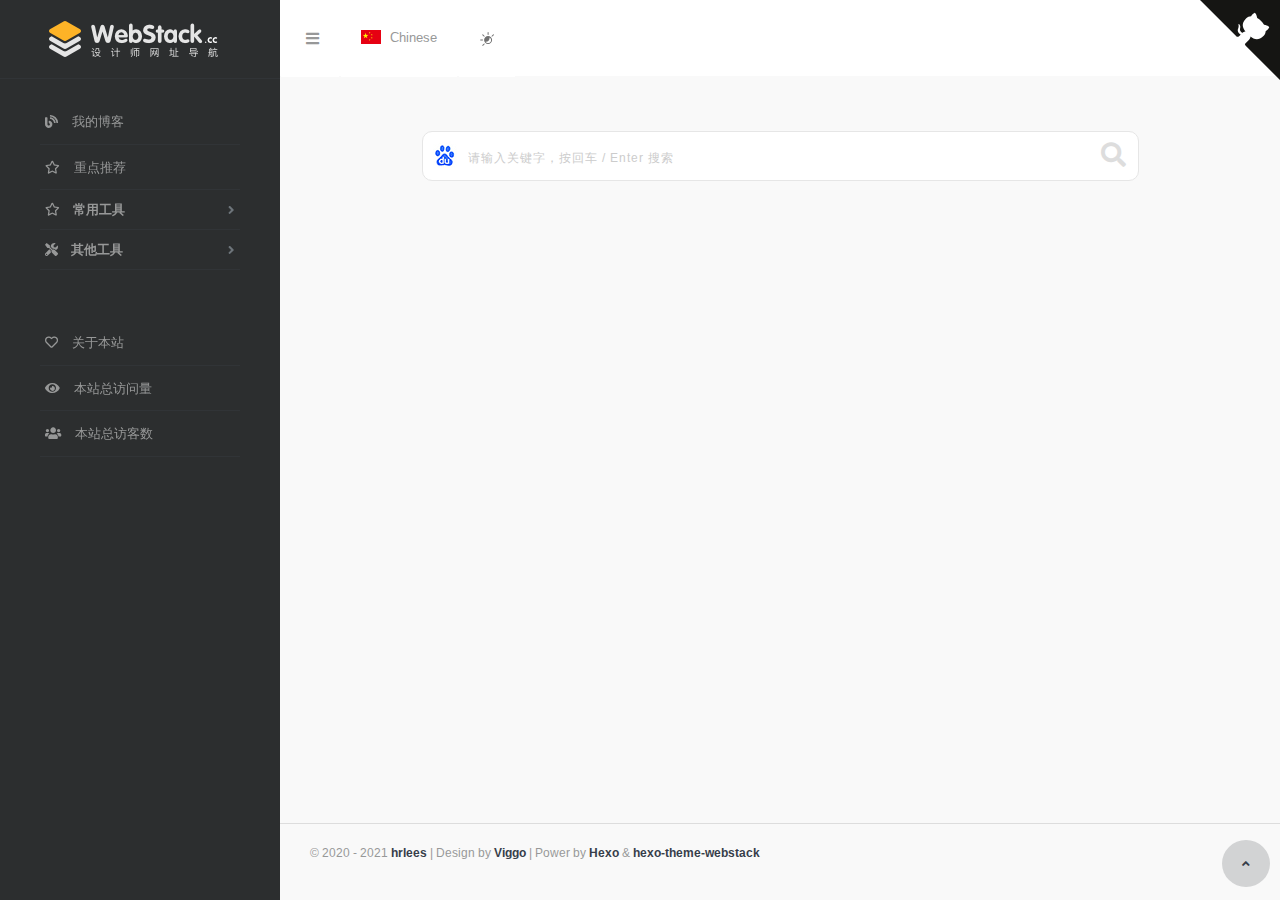
<file: archives/2021/index.html>
<!DOCTYPE html>
<html lang="cn">

<head>
  <head>
  <meta charset="utf-8">
  <meta http-equiv="X-UA-Compatible" content="IE=edge">
  <meta name="viewport" content="width=device-width, initial-scale=1.0" />
  <meta name="author" content="viggo" />
  <title>Hrlee - 盛年不重来，一日难再晨，及时当勉励，岁月不待人</title>
  <meta name="keywords" content="">
  <meta name="description" content="Happy Day">
  <link rel="shortcut icon" href="/favicon.ico">
  
<link rel="stylesheet" href="/css/hclonely.css">
<link rel="stylesheet" href="//fonts.loli.net/css?family=Arimo:400,700,400italic.css">
<link rel="stylesheet" href="/css/fonts/linecons/css/linecons.min.css">
<link rel="stylesheet" href="/css/fonts/fontawesome/css/all.min.css">
<link rel="stylesheet" href="/css/bootstrap.min.css">
<link rel="stylesheet" href="/css/xenon-core.min.css">
<link rel="stylesheet" href="/css/xenon-components.min.css">
<link rel="stylesheet" href="/css/xenon-skins.min.css">
<link rel="stylesheet" href="/css/nav.min.css">

  
<script src="/js/jquery-1.11.1.min.js"></script>

  
<script src="/js/header.js"></script>

  <!-- HTML5 shim and Respond.js IE8 support of HTML5 elements and media queries -->
  <!--[if lt IE 9]>
        
<script src="/js/html5shiv.min.js"></script>

        
<script src="/js/respond.min.js"></script>

    <![endif]-->
  <!-- / FB Open Graph -->
  <meta property="og:type" content="article">
  <meta property="og:url" content="http://blog.hrlee.com/archives/2021/index.html">
  <meta property="og:title" content="Hrlee - 盛年不重来，一日难再晨，及时当勉励，岁月不待人">
  <meta property="og:description" content="Happy Day">
  <meta property="og:site_name" content="Hrlee - 盛年不重来，一日难再晨，及时当勉励，岁月不待人">
  
  <meta property="og:image" content="/images/webstack_banner_cn.png">
  
  <!-- / Twitter Cards -->
  <meta name="twitter:card" content="summary_large_image">
  <meta name="twitter:title" content="Hrlee - 盛年不重来，一日难再晨，及时当勉励，岁月不待人">
  <meta name="twitter:description" content="Happy Day">
  
  <meta name="twitter:image" content="/images/webstack_banner_cn.png">
  
  
  <!-- 直接添加html内容即可 -->
<!-- 可设置多行 -->
  
<meta name="generator" content="Hexo 5.4.0"></head>

</head>




<body class="page-body">
<div class="page-container">
<div class="sidebar-menu toggle-others fixed">
  <div class="sidebar-menu-inner">
    <header class="logo-env">
      <div class="logo">
        <a href="/index.html" class="logo-expanded">
          <img src="/images/logo@2x.png" width="100%" alt="" />
        </a>
        <a href="/index.html" class="logo-collapsed">
          <img src="/images/logo-collapsed@2x.png" width="40" alt="" />
        </a>
      </div>
      <div class="mobile-menu-toggle visible-xs">
        <a href="#" data-toggle="user-info-menu">
          <i class="linecons-cog"></i>
        </a>
        <a href="#" data-toggle="mobile-menu">
          <i class="fas fa-bars"></i>
        </a>
      </div>
    </header>
    <ul id="main-menu" class="main-menu">
      
      <li>
        
          <a href="#我的博客" class="smooth">
            
            <i class="fas fa-blog"></i>
            <span class="title">我的博客</span>
          </a>
          
      </li>
      
      <li>
        
          <a href="#重点推荐" class="smooth">
            
            <i class="far fa-star"></i>
            <span class="title">重点推荐</span>
          </a>
          
      </li>
      
      <li>
        
        <a class="fas fa-angle-down" style="cursor: pointer;">
          
            <i class="far fa-star"></i>
            <span class="title">常用工具</span>
          </a>
          
          <ul>
            
            <li>
              <a href="#网盘存储" class="smooth">
                <i class="fas fa-tools"></i>
                <span class="title">网盘存储</span>
              </a>
            </li>
            
            <li>
              <a href="#远程协助" class="smooth">
                <i class="fas fa-tools"></i>
                <span class="title">远程协助</span>
              </a>
            </li>
            
          </ul>
          
      </li>
      
      <li>
        
        <a class="fas fa-angle-down" style="cursor: pointer;">
          
            <i class="fas fa-tools"></i>
            <span class="title">其他工具</span>
          </a>
          
          <ul>
            
            <li>
              <a href="#开发工具" class="smooth">
                <i class="fas fa-tools"></i>
                <span class="title">开发工具</span>
              </a>
            </li>
            
            <li>
              <a href="#办公工具" class="smooth">
                <i class="fas fa-tools"></i>
                <span class="title">办公工具</span>
              </a>
            </li>
            
          </ul>
          
      </li>
      
      
      <li class="submit-tag">
        <a href="/">
          <i class="far fa-heart"></i>
          <span class="tooltip-blue">关于本站</span>
        </a>
      </li>
      
      
      <li>
        <a href="javascript:void(0)">
          <i class="fas fa-eye"></i>
          <span id="busuanzi_container_site_pv">本站总访问量<span id="busuanzi_value_site_pv"></span></span>
        </a>
      </li>
      <li>
        <a href="javascript:void(0)">
          <i class="fas fa-users"></i>
          <span id="busuanzi_container_site_uv">本站总访客数<span id="busuanzi_value_site_uv"></span></span>
        </a>
      </li>
      
    </ul>
  </div>
</div>


<div class="main-content">
  <nav class="navbar user-info-navbar" role="navigation">
    <ul class="user-info-menu left-links list-inline list-unstyled">
      <li class="hidden-sm hidden-xs hover-line">
        <a href="#" data-toggle="sidebar">
          <i class="fas fa-bars"></i>
        </a>
      </li>
      <li class="dropdown hover-line language-switcher">
        <a href="/index.html" class="dropdown-toggle" data-toggle="dropdown">
          <img src="/images/flags/flag-cn.png" alt="flag-cn" /> Chinese
        </a>
        <ul class="dropdown-menu languages">
          <li class="active">
            <a href="/index.html">
              <img src="/images/flags/flag-cn.png" alt="flag-cn" alt="flag-cn" /> Chinese
            </a>
          </li>
        </ul>
      </li>
      <li class="switch-mode hover-line" onclick="switchNightMode()">
        <a href="#">
          <svg t="1593061068148" class="icon" viewBox="0 0 1024 1024" version="1.1" xmlns="http://www.w3.org/2000/svg" p-id="1681" width="16" height="16">
            <path d="M582.4 326.4c-140.8 0-256 115.2-256 256s115.2 256 256 256 256-115.2 256-256-115.2-256-256-256z m0 448c-70.4 0-131.2-36.8-164.8-92.8 12.8 3.2 27.2 4.8 40 4.8 121.6 0 219.2-99.2 219.2-219.2 0-17.6-1.6-35.2-6.4-52.8 60.8 32 102.4 96 102.4 169.6 1.6 104-84.8 190.4-190.4 190.4zM582.4 262.4c17.6 0 32-14.4 32-32v-128c0-17.6-14.4-32-32-32s-32 14.4-32 32v128c0 17.6 14.4 32 32 32zM262.4 582.4c0-17.6-14.4-32-32-32h-128c-17.6 0-32 14.4-32 32s14.4 32 32 32h128c17.6 0 32-14.4 32-32zM310.4 356.8c6.4 6.4 14.4 9.6 22.4 9.6 8 0 16-3.2 22.4-9.6 12.8-12.8 12.8-32 0-44.8l-91.2-91.2c-12.8-12.8-32-12.8-44.8 0-12.8 12.8-12.8 32 0 44.8l91.2 91.2zM944 220.8c-12.8-12.8-32-12.8-44.8 0l-91.2 91.2c-12.8 12.8-12.8 32 0 44.8 6.4 6.4 14.4 9.6 22.4 9.6 8 0 16-3.2 22.4-9.6l91.2-91.2c12.8-12.8 12.8-33.6 0-44.8zM310.4 808l-91.2 91.2c-12.8 12.8-12.8 32 0 44.8 6.4 6.4 14.4 9.6 22.4 9.6 8 0 16-3.2 22.4-9.6l91.2-91.2c12.8-12.8 12.8-32 0-44.8-11.2-11.2-32-11.2-44.8 0z" p-id="1682" fill="#707070"></path>
          </svg>
        </a>
      </li>
    </ul>
    
    <a target="_blank" rel="noopener" href="https://github.com/hrlees/hrlees.github.io" class="github-corner" aria-label="View source on GitHub"><svg width="80" height="80" viewBox="0 0 250 250" style="fill:#151513; color:#fff; position: absolute; top: 0; border: 0; right: 0;" aria-hidden="true"><path d="M0,0 L115,115 L130,115 L142,142 L250,250 L250,0 Z"></path><path d="M128.3,109.0 C113.8,99.7 119.0,89.6 119.0,89.6 C122.0,82.7 120.5,78.6 120.5,78.6 C119.2,72.0 123.4,76.3 123.4,76.3 C127.3,80.9 125.5,87.3 125.5,87.3 C122.9,97.6 130.6,101.9 134.4,103.2" fill="currentColor" style="transform-origin: 130px 106px;" class="octo-arm"></path><path d="M115.0,115.0 C114.9,115.1 118.7,116.5 119.8,115.4 L133.7,101.6 C136.9,99.2 139.9,98.4 142.2,98.6 C133.8,88.0 127.5,74.4 143.8,58.0 C148.5,53.4 154.0,51.2 159.7,51.0 C160.3,49.4 163.2,43.6 171.4,40.1 C171.4,40.1 176.1,42.5 178.8,56.2 C183.1,58.6 187.2,61.8 190.9,65.4 C194.5,69.0 197.7,73.2 200.1,77.6 C213.8,80.2 216.3,84.9 216.3,84.9 C212.7,93.1 206.9,96.0 205.4,96.6 C205.1,102.4 203.0,107.8 198.3,112.5 C181.9,128.9 168.3,122.5 157.7,114.1 C157.9,116.9 156.7,120.9 152.7,124.9 L141.0,136.5 C139.8,137.7 141.6,141.9 141.8,141.8 Z" fill="currentColor" class="octo-body"></path></svg></a><style>.github-corner:hover .octo-arm{animation:octocat-wave 560ms ease-in-out}@keyframes octocat-wave{0%,100%{transform:rotate(0)}20%,60%{transform:rotate(-25deg)}40%,80%{transform:rotate(10deg)}}@media (max-width:500px){.github-corner:hover .octo-arm{animation:none}.github-corner .octo-arm{animation:octocat-wave 560ms ease-in-out}}</style>
    
    </nav>
    
    <section class="sousuo">
      <div class="search">
        <div class="search-box">
          <span class="search-icon" style="background: url(/images/search_icon.png) 0px 0px; opacity: 1;"></span>
          <input type="text" id="txt" class="search-input" autocomplete="off" placeholder="请输入关键字，按回车 / Enter 搜索">
          <button class="search-btn" id="search-btn"><i class="fa fa-search"></i></button>
        </div>
        <!-- 搜索热词 -->
        <div class="box search-hot-text" id="box" style="display: none;">
          <ul></ul>
        </div>
        <!-- 搜索引擎 -->
        <div class="search-engine" style="display: none;">
          <div class="search-engine-head">
            <strong class="search-engine-tit">选择您的默认搜索引擎：</strong>
            <div class="search-engine-tool">搜索热词： <span id="hot-btn"></span></div>
          </div>
          <ul class="search-engine-list search-engine-list_zmki_ul">
          </ul>
        </div>
    </section>
    <script>search()</script>
  
  
    
<script src="/js/footer.js"></script>


  <footer class="main-footer sticky footer-type-1">
  <div class="footer-inner">
    <!-- Add your copyright text here -->
    <p>
      
      &copy; 2020 - 2021
      <a href="javascript:void(0);"><strong>hrlees</strong></a> | Design by <a href="http://viggoz.com" target="_blank"><strong>Viggo</strong></a> | Power by <a href="https://hexo.io/" target="_blank"><strong>Hexo</strong></a> & <a href="https://github.com/HCLonely/hexo-theme-webstack/" target="_blank"><strong>hexo-theme-webstack</strong></a>
    </p>
    
    <div class="go-up">
      <a href="#" rel="go-top">
        <i class="fas fa-angle-up"></i>
      </a>
    </div>
  </div>
</footer>
</div>
</div>

<script src="/js/bootstrap.min.js"></script>
<script src="/js/TweenMax.min.js"></script>
<script src="/js/resizeable.min.js"></script>
<script src="/js/joinable.js"></script>
<script src="/js/xenon-api.min.js"></script>
<script src="/js/xenon-toggles.min.js"></script>
<script src="/js/xenon-custom.min.js"></script>


<script async src="https://busuanzi.ibruce.info/busuanzi/2.3/busuanzi.pure.mini.js"></script>



<script src="/js/lozad.min.js"></script>



  
  <!-- 直接添加html内容即可 -->
<!-- 可设置多行 -->
  
</body>

</html>
</file>
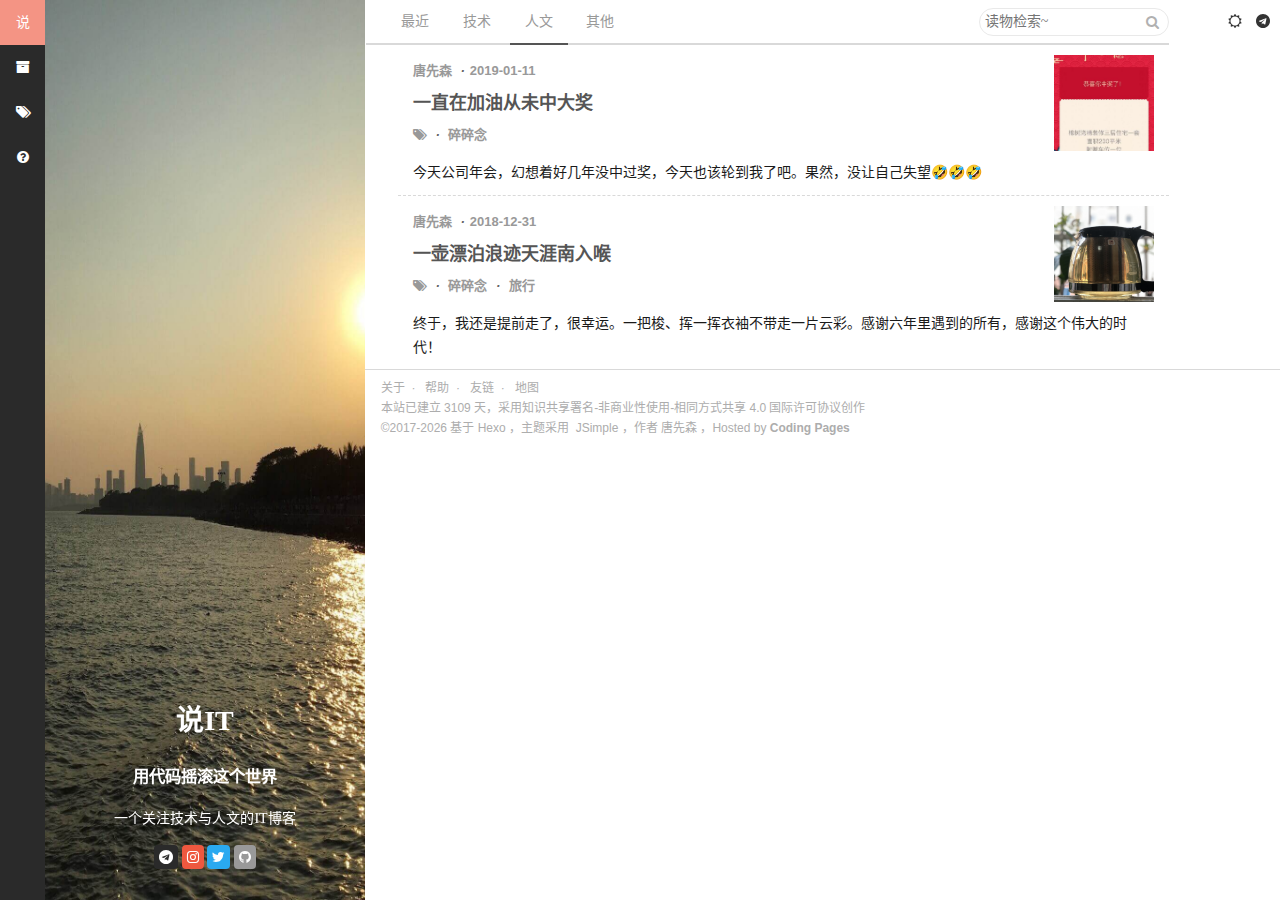
<file: categories/humanities/index.html>
<!DOCTYPE HTML>
<html class="no-js" lang="zh-CN">
<head><meta name="generator" content="Hexo 3.8.0">
    <!--[if lte IE 9]>
<meta http-equiv="refresh" content="0;url=https://shuoit.net/warn.html">
<![endif]-->
<meta charset="utf-8">

<meta http-equiv="Content-Security-Policy" content="upgrade-insecure-requests">

<meta http-equiv="X-UA-Compatible" content="IE=Edge">
<meta name="renderer" content="webkit">
<meta name="viewport" content="width=device-width, initial-scale=1.0,user-scalable=no">
<meta http-equiv="mobile-agent" content="format=html5; url=https://shuoit.net">
<meta name="author" content="唐先森(https://www.tangkunyin.com)">
<link rel="stylesheet" href="/css/JSimple.css">

<link rel="shortcut icon" href="/images/favicon.png">


<title>分类 - 人文 - 说IT</title>

<meta name="keywords" content="说IT，技术博客，原创IT博客">

<meta name="description " content="说IT，一个关注技术和人文的原创IT博客。聚焦于技术、读书、生活、旅行，技术主要面向大前端，网址：https://shuoit.net。">

    
    <!-- 自动广告 -->
    <script async src="//pagead2.googlesyndication.com/pagead/js/adsbygoogle.js"></script>
    <script>
        (adsbygoogle = window.adsbygoogle || []).push({
            google_ad_client: "ca-pub-4837253996935841",
            enable_page_level_ads: true
        });
    </script>


    
    
        <!-- Global site tag (gtag.js) - Google Analytics -->
        <script async src="//www.googletagmanager.com/gtag/js?id=UA-131527701-1"></script>
        <script>
            window.dataLayer = window.dataLayer || [];
            function gtag(){dataLayer.push(arguments);}
            gtag('js', new Date());
            gtag('config', 'UA-131527701-1');
        </script>
    
    <!-- put your likes here. -->


</head>
<body>
<div id="nav">
    <nav class="nav-menu">
        <a class="site-name current" href="/" title="说">说</a>
        <a class="site-index current" href="/"><i class="fa fa-home"></i><span>首页</span></a>
        <a href="/archives" title="归档"><i class="fa fa-archives"></i><span>归档</span></a>
        <a href="/tags" title="标签"><i class="fa fa-tags"></i><span>标签</span></a>
        <!-- custom single page of menus -->
        
        
        <a href="/help" title="帮助">
            <i class="fa fa-question-circle"></i>
            <span>帮助</span>
        </a>
        
    </nav>
</div>

<div class="nav-user">
    <a class="btn-search" href="#"><i class="fa fa-search"></i></a>
    <a class="btn-read-mode" href="#"><i class="fa fa-sun-o"></i></a>
    <a class="btn-sns-qr" href="javascript:"><i class="fa fa-telegram"></i></a>
</div>

<div id="wrapper" class="clearfix">
    <div id="body">
        <div class="main" id="main">
            <div id="cover">
    <div class="cover-img"></div>
    <div class="cover-info">
        
        <h1 class="cover-siteName">说IT</h1>
        <h3 class="cover-siteTitle">用代码摇滚这个世界</h3>
        <p class="cover-siteDesc">一个关注技术与人文的IT博客</p>
        <div class="cover-sns">
            
            <div class="btn btn-telegram">
                <a href="http://t.me/kunyintang" target="_blank" title="telegram" ref="friend">
                    <i class="fa fa-telegram"></i>
                </a>
            </div>
            
            <div class="btn btn-instagram">
                <a href="https://www.instagram.com/mtangsir/" target="_blank" title="instagram" ref="friend">
                    <i class="fa fa-instagram"></i>
                </a>
            </div>
            
            <div class="btn btn-twitter">
                <a href="https://twitter.com/tangkunyin" target="_blank" title="twitter" ref="friend">
                    <i class="fa fa-twitter"></i>
                </a>
            </div>
            
            <div class="btn btn-github">
                <a href="https://github.com/tangkunyin" target="_blank" title="github" ref="friend">
                    <i class="fa fa-github"></i>
                </a>
            </div>
            
        </div>
    </div>
</div>

            <div class="page-title">
    <ul>
        <li class="">
            <a href="/" data-name="最近">最近</a>
        </li>
        
        <li class="">
            <a href="/categories/tech-notes" data-name="技术">技术</a>
        </li>
        
        <li class="active">
            <a href="/categories/humanities" data-name="人文">人文</a>
        </li>
        
        <li class="">
            <a href="/categories/others" data-name="其他">其他</a>
        </li>
        
        <li class="page-search">
    <form id="search" class="search-form">
        <input type="text" readonly="readonly" id="local-search-input-tip" placeholder="读物检索~">
        <button type="button" disabled="disabled" class="search-form-submit"><i class="fa fa-search"></i></button>
    </form>
</li>

    </ul>
</div>
<div class="main-inner">
    
        
            
<article class="post">
    
    <!-- render the first if pics exists. -->
    <div class="post-cover">
        <a href="/humanities/always-refueling-but-never-awards-1547199536.html" target="_self" title="一直在加油从未中大奖" style="background-image:url(/img/2019/WechatIMG44.jpeg)"></a>
    </div>
    
    <div class="post-header">
        <div class="post-meta">
            <a href="https://www.tangkunyin.com" target="_self">
                <strong>唐先森</strong>
            </a>
            <em>·</em>2019-01-11
            
        </div>
        <a class="post-title" href="/humanities/always-refueling-but-never-awards-1547199536.html" target="_self" title="一直在加油从未中大奖">一直在加油从未中大奖</a>
        <div class="post-meta">
            <a href="/tags" target="_self"><i class="fa fa-tags"></i></a>
            
                <em>·</em>
                <a href="https://shuoit.net/tags/Impression/" target="_self">碎碎念</a>
            
        </div>
    </div>
    <div class="post-desc">
        今天公司年会，幻想着好几年没中过奖，今天也该轮到我了吧。果然，没让自己失望🤣🤣🤣
    </div>
</article>



        
            
<article class="post">
    
    <!-- render the first if pics exists. -->
    <div class="post-cover">
        <a href="/humanities/Leave-Beijing-to-Nanjing-1546271894.html" target="_self" title="一壶漂泊浪迹天涯南入喉" style="background-image:url(/img/2019/15462748322530.jpg)"></a>
    </div>
    
    <div class="post-header">
        <div class="post-meta">
            <a href="https://www.tangkunyin.com" target="_self">
                <strong>唐先森</strong>
            </a>
            <em>·</em>2018-12-31
            
        </div>
        <a class="post-title" href="/humanities/Leave-Beijing-to-Nanjing-1546271894.html" target="_self" title="一壶漂泊浪迹天涯南入喉">一壶漂泊浪迹天涯南入喉</a>
        <div class="post-meta">
            <a href="/tags" target="_self"><i class="fa fa-tags"></i></a>
            
                <em>·</em>
                <a href="https://shuoit.net/tags/Impression/" target="_self">碎碎念</a>
            
                <em>·</em>
                <a href="https://shuoit.net/tags/Traveling/" target="_self">旅行</a>
            
        </div>
    </div>
    <div class="post-desc">
        终于，我还是提前走了，很幸运。一把梭、挥一挥衣袖不带走一片云彩。感谢六年里遇到的所有，感谢这个伟大的时代！
    </div>
</article>



        
    
</div>


        </div><!-- end #main-->
    </div><!-- end #body -->
    <footer class="footer">
    <div class="footer-inner" style="text-align: left">
        <p>
            <a href="/about" title="关于">关于</a>&nbsp;&nbsp<em>·</em>&nbsp;&nbsp
            <!-- 自定义链接 -->
            <a href="/help" title="帮助">帮助</a>&nbsp;&nbsp<em>·</em>&nbsp;&nbsp
            <a href="/links" title="友链">友链</a>&nbsp;&nbsp<em>·</em>&nbsp;&nbsp
            <a href="/sitemap.xml" title="地图">地图</a>
        </p>
        <p>
            本站已建立&nbsp<a href="/timeline" id="siteBuildingTime"></a>&nbsp天，<a href="https://creativecommons.org/licenses/by-nc-sa/4.0/" target="_blank" rel="licence">采用知识共享署名-非商业性使用-相同方式共享 4.0 国际许可协议创作</a><br>
            ©2017-<span id="cpYear"></span> 基于&nbsp<a href="http://hexo.io" target="_blank" rel="nofollow">Hexo</a>
            ，主题采用&nbsp&nbsp<a href="https://github.com/tangkunyin/hexo-theme-jsimple" target="_blank" rel="bookmark">JSimple</a>
            ，作者&nbsp<a href="https://www.tangkunyin.com" target="_blank" rel="friend">唐先森</a>
            ，Hosted by <a href="https://coding.net/register?key=bcace447-fa41-4579-9783-86fdf0f723e2" style="font-weight: bold" target="_blank" rel="nofollow">Coding Pages</a>
        </p>
    </div>
</footer>
<script src="/js/SimpleCore.js"></script>

</div>
<!-- search pop -->
<div class="popup search-popup local-search-popup">
    <div class="local-search-header clearfix">
        <span class="search-icon">
            <i class="fa fa-search"></i>
        </span>
        <span class="popup-btn-close">
            <i class="fa fa-times-circle"></i>
        </span>
        <div class="local-search-input-wrapper">
            <input id="local-search-input" spellcheck="false" type="text" autocomplete="off" placeholder="请输入查询关键词">
        </div>
    </div>
    <div id="local-search-result"></div>
</div>
<div class="fixed-btn">
    <a class="btn-gotop" href="javascript:"> <i class="fa fa-angle-up"></i></a>
</div>
<script>
    $(function () {
        SimpleCore.init({
            buildingTime: '01/20/2018',
            current: $('.post-tags').length > 0 ? 'post' : 'archive',
            snsQRCode: '/images/sns-qrcode.png',
            donateImg: '/images/donate-qr.png',
            localSearch: {
                dbPath: '/search.json',
                trigger: 'auto',
                topN: '1',
                unescape: 'false'
            }
        });
    });
</script>
</body>
</html>
</file>
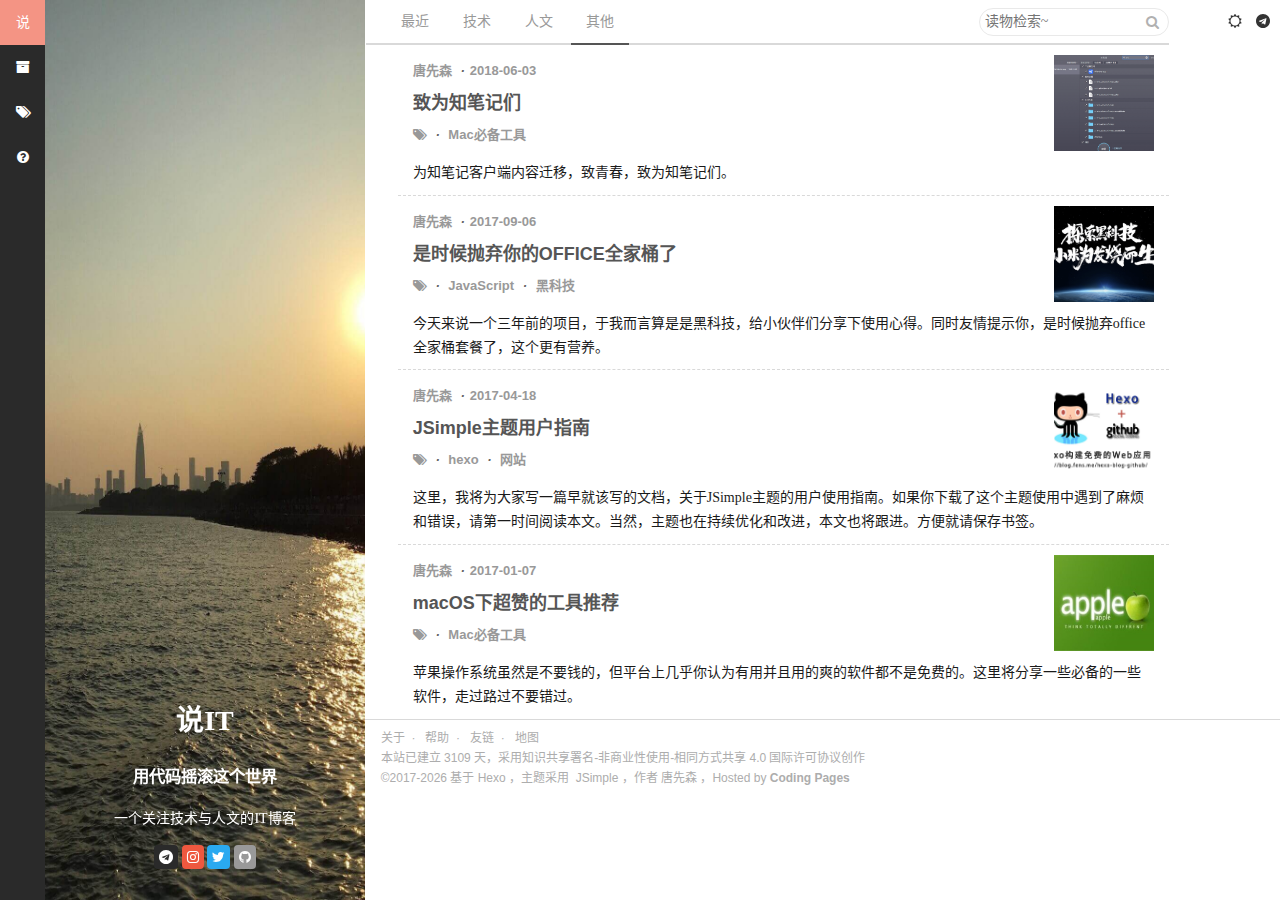
<file: categories/others/index.html>
<!DOCTYPE HTML>
<html class="no-js" lang="zh-CN">
<head><meta name="generator" content="Hexo 3.8.0">
    <!--[if lte IE 9]>
<meta http-equiv="refresh" content="0;url=https://shuoit.net/warn.html">
<![endif]-->
<meta charset="utf-8">

<meta http-equiv="Content-Security-Policy" content="upgrade-insecure-requests">

<meta http-equiv="X-UA-Compatible" content="IE=Edge">
<meta name="renderer" content="webkit">
<meta name="viewport" content="width=device-width, initial-scale=1.0,user-scalable=no">
<meta http-equiv="mobile-agent" content="format=html5; url=https://shuoit.net">
<meta name="author" content="唐先森(https://www.tangkunyin.com)">
<link rel="stylesheet" href="/css/JSimple.css">

<link rel="shortcut icon" href="/images/favicon.png">


<title>分类 - 其他 - 说IT</title>

<meta name="keywords" content="说IT，技术博客，原创IT博客">

<meta name="description " content="说IT，一个关注技术和人文的原创IT博客。聚焦于技术、读书、生活、旅行，技术主要面向大前端，网址：https://shuoit.net。">

    
    <!-- 自动广告 -->
    <script async src="//pagead2.googlesyndication.com/pagead/js/adsbygoogle.js"></script>
    <script>
        (adsbygoogle = window.adsbygoogle || []).push({
            google_ad_client: "ca-pub-4837253996935841",
            enable_page_level_ads: true
        });
    </script>


    
    
        <!-- Global site tag (gtag.js) - Google Analytics -->
        <script async src="//www.googletagmanager.com/gtag/js?id=UA-131527701-1"></script>
        <script>
            window.dataLayer = window.dataLayer || [];
            function gtag(){dataLayer.push(arguments);}
            gtag('js', new Date());
            gtag('config', 'UA-131527701-1');
        </script>
    
    <!-- put your likes here. -->


</head>
<body>
<div id="nav">
    <nav class="nav-menu">
        <a class="site-name current" href="/" title="说">说</a>
        <a class="site-index current" href="/"><i class="fa fa-home"></i><span>首页</span></a>
        <a href="/archives" title="归档"><i class="fa fa-archives"></i><span>归档</span></a>
        <a href="/tags" title="标签"><i class="fa fa-tags"></i><span>标签</span></a>
        <!-- custom single page of menus -->
        
        
        <a href="/help" title="帮助">
            <i class="fa fa-question-circle"></i>
            <span>帮助</span>
        </a>
        
    </nav>
</div>

<div class="nav-user">
    <a class="btn-search" href="#"><i class="fa fa-search"></i></a>
    <a class="btn-read-mode" href="#"><i class="fa fa-sun-o"></i></a>
    <a class="btn-sns-qr" href="javascript:"><i class="fa fa-telegram"></i></a>
</div>

<div id="wrapper" class="clearfix">
    <div id="body">
        <div class="main" id="main">
            <div id="cover">
    <div class="cover-img"></div>
    <div class="cover-info">
        
        <h1 class="cover-siteName">说IT</h1>
        <h3 class="cover-siteTitle">用代码摇滚这个世界</h3>
        <p class="cover-siteDesc">一个关注技术与人文的IT博客</p>
        <div class="cover-sns">
            
            <div class="btn btn-telegram">
                <a href="http://t.me/kunyintang" target="_blank" title="telegram" ref="friend">
                    <i class="fa fa-telegram"></i>
                </a>
            </div>
            
            <div class="btn btn-instagram">
                <a href="https://www.instagram.com/mtangsir/" target="_blank" title="instagram" ref="friend">
                    <i class="fa fa-instagram"></i>
                </a>
            </div>
            
            <div class="btn btn-twitter">
                <a href="https://twitter.com/tangkunyin" target="_blank" title="twitter" ref="friend">
                    <i class="fa fa-twitter"></i>
                </a>
            </div>
            
            <div class="btn btn-github">
                <a href="https://github.com/tangkunyin" target="_blank" title="github" ref="friend">
                    <i class="fa fa-github"></i>
                </a>
            </div>
            
        </div>
    </div>
</div>

            <div class="page-title">
    <ul>
        <li class="">
            <a href="/" data-name="最近">最近</a>
        </li>
        
        <li class="">
            <a href="/categories/tech-notes" data-name="技术">技术</a>
        </li>
        
        <li class="">
            <a href="/categories/humanities" data-name="人文">人文</a>
        </li>
        
        <li class="active">
            <a href="/categories/others" data-name="其他">其他</a>
        </li>
        
        <li class="page-search">
    <form id="search" class="search-form">
        <input type="text" readonly="readonly" id="local-search-input-tip" placeholder="读物检索~">
        <button type="button" disabled="disabled" class="search-form-submit"><i class="fa fa-search"></i></button>
    </form>
</li>

    </ul>
</div>
<div class="main-inner">
    
        
            
<article class="post">
    
    <!-- render the first if pics exists. -->
    <div class="post-cover">
        <a href="/others/WizNote-Uninstall-1528030114.html" target="_self" title="致为知笔记们" style="background-image:url(/img/2018/15280301218237.jpg)"></a>
    </div>
    
    <div class="post-header">
        <div class="post-meta">
            <a href="https://www.tangkunyin.com" target="_self">
                <strong>唐先森</strong>
            </a>
            <em>·</em>2018-06-03
            
        </div>
        <a class="post-title" href="/others/WizNote-Uninstall-1528030114.html" target="_self" title="致为知笔记们">致为知笔记们</a>
        <div class="post-meta">
            <a href="/tags" target="_self"><i class="fa fa-tags"></i></a>
            
                <em>·</em>
                <a href="https://shuoit.net/tags/MacTools/" target="_self">Mac必备工具</a>
            
        </div>
    </div>
    <div class="post-desc">
        为知笔记客户端内容迁移，致青春，致为知笔记们。
    </div>
</article>



        
            
<article class="post">
    
    <!-- render the first if pics exists. -->
    <div class="post-cover">
        <a href="/others/nodeppt-1504692052.html" target="_self" title="是时候抛弃你的OFFICE全家桶了" style="background-image:url(/img/2017/blackTech.png)"></a>
    </div>
    
    <div class="post-header">
        <div class="post-meta">
            <a href="https://www.tangkunyin.com" target="_self">
                <strong>唐先森</strong>
            </a>
            <em>·</em>2017-09-06
            
        </div>
        <a class="post-title" href="/others/nodeppt-1504692052.html" target="_self" title="是时候抛弃你的OFFICE全家桶了">是时候抛弃你的OFFICE全家桶了</a>
        <div class="post-meta">
            <a href="/tags" target="_self"><i class="fa fa-tags"></i></a>
            
                <em>·</em>
                <a href="https://shuoit.net/tags/javascript/" target="_self">JavaScript</a>
            
                <em>·</em>
                <a href="https://shuoit.net/tags/CoolTech/" target="_self">黑科技</a>
            
        </div>
    </div>
    <div class="post-desc">
        今天来说一个三年前的项目，于我而言算是是黑科技，给小伙伴们分享下使用心得。同时友情提示你，是时候抛弃office全家桶套餐了，这个更有营养。
    </div>
</article>



        
            
<article class="post">
    
    <!-- render the first if pics exists. -->
    <div class="post-cover">
        <a href="/others/jsimple-usage-1492480198.html" target="_self" title="JSimple主题用户指南" style="background-image:url(/img/2017/hexo-gitpages1.png)"></a>
    </div>
    
    <div class="post-header">
        <div class="post-meta">
            <a href="https://www.tangkunyin.com" target="_self">
                <strong>唐先森</strong>
            </a>
            <em>·</em>2017-04-18
            
        </div>
        <a class="post-title" href="/others/jsimple-usage-1492480198.html" target="_self" title="JSimple主题用户指南">JSimple主题用户指南</a>
        <div class="post-meta">
            <a href="/tags" target="_self"><i class="fa fa-tags"></i></a>
            
                <em>·</em>
                <a href="https://shuoit.net/tags/hexo/" target="_self">hexo</a>
            
                <em>·</em>
                <a href="https://shuoit.net/tags/website/" target="_self">网站</a>
            
        </div>
    </div>
    <div class="post-desc">
        这里，我将为大家写一篇早就该写的文档，关于JSimple主题的用户使用指南。如果你下载了这个主题使用中遇到了麻烦和错误，请第一时间阅读本文。当然，主题也在持续优化和改进，本文也将跟进。方便就请保存书签。
    </div>
</article>



        
            
<article class="post">
    
    <!-- render the first if pics exists. -->
    <div class="post-cover">
        <a href="/others/mac-tools-1483804283.html" target="_self" title="macOS下超赞的工具推荐" style="background-image:url(/img/2017/free-mac-usefull-tools.jpg)"></a>
    </div>
    
    <div class="post-header">
        <div class="post-meta">
            <a href="https://www.tangkunyin.com" target="_self">
                <strong>唐先森</strong>
            </a>
            <em>·</em>2017-01-07
            
        </div>
        <a class="post-title" href="/others/mac-tools-1483804283.html" target="_self" title="macOS下超赞的工具推荐">macOS下超赞的工具推荐</a>
        <div class="post-meta">
            <a href="/tags" target="_self"><i class="fa fa-tags"></i></a>
            
                <em>·</em>
                <a href="https://shuoit.net/tags/MacTools/" target="_self">Mac必备工具</a>
            
        </div>
    </div>
    <div class="post-desc">
        苹果操作系统虽然是不要钱的，但平台上几乎你认为有用并且用的爽的软件都不是免费的。这里将分享一些必备的一些软件，走过路过不要错过。
    </div>
</article>



        
    
</div>


        </div><!-- end #main-->
    </div><!-- end #body -->
    <footer class="footer">
    <div class="footer-inner" style="text-align: left">
        <p>
            <a href="/about" title="关于">关于</a>&nbsp;&nbsp<em>·</em>&nbsp;&nbsp
            <!-- 自定义链接 -->
            <a href="/help" title="帮助">帮助</a>&nbsp;&nbsp<em>·</em>&nbsp;&nbsp
            <a href="/links" title="友链">友链</a>&nbsp;&nbsp<em>·</em>&nbsp;&nbsp
            <a href="/sitemap.xml" title="地图">地图</a>
        </p>
        <p>
            本站已建立&nbsp<a href="/timeline" id="siteBuildingTime"></a>&nbsp天，<a href="https://creativecommons.org/licenses/by-nc-sa/4.0/" target="_blank" rel="licence">采用知识共享署名-非商业性使用-相同方式共享 4.0 国际许可协议创作</a><br>
            ©2017-<span id="cpYear"></span> 基于&nbsp<a href="http://hexo.io" target="_blank" rel="nofollow">Hexo</a>
            ，主题采用&nbsp&nbsp<a href="https://github.com/tangkunyin/hexo-theme-jsimple" target="_blank" rel="bookmark">JSimple</a>
            ，作者&nbsp<a href="https://www.tangkunyin.com" target="_blank" rel="friend">唐先森</a>
            ，Hosted by <a href="https://coding.net/register?key=bcace447-fa41-4579-9783-86fdf0f723e2" style="font-weight: bold" target="_blank" rel="nofollow">Coding Pages</a>
        </p>
    </div>
</footer>
<script src="/js/SimpleCore.js"></script>

</div>
<!-- search pop -->
<div class="popup search-popup local-search-popup">
    <div class="local-search-header clearfix">
        <span class="search-icon">
            <i class="fa fa-search"></i>
        </span>
        <span class="popup-btn-close">
            <i class="fa fa-times-circle"></i>
        </span>
        <div class="local-search-input-wrapper">
            <input id="local-search-input" spellcheck="false" type="text" autocomplete="off" placeholder="请输入查询关键词">
        </div>
    </div>
    <div id="local-search-result"></div>
</div>
<div class="fixed-btn">
    <a class="btn-gotop" href="javascript:"> <i class="fa fa-angle-up"></i></a>
</div>
<script>
    $(function () {
        SimpleCore.init({
            buildingTime: '01/20/2018',
            current: $('.post-tags').length > 0 ? 'post' : 'archive',
            snsQRCode: '/images/sns-qrcode.png',
            donateImg: '/images/donate-qr.png',
            localSearch: {
                dbPath: '/search.json',
                trigger: 'auto',
                topN: '1',
                unescape: 'false'
            }
        });
    });
</script>
</body>
</html>
</file>
<file: css/hclonely.css>
.sousuo{
    padding: 25px 0 35px 0;
    max-width: 717px;
    margin: 0 auto;
}
.search{
  position: relative;
  width: 100%;
  margin: 0 auto;
}
.search-box{
  position: relative;
}
.search-icon{
  position: absolute;
  left: 3px;
  top: 5px;
  width: 40px;
  height: 40px;
  overflow: hidden;
  border-radius: 25px;
  cursor: pointer;
  opacity: 0;
}
.search-input{
  width: 100%;
  height: 50px;
  line-height: 50px;
  font-size: 16px;
  color: #999;
  border: none;
  outline: none;
  padding-left: 45px;
  border: 1px solid #e6e6e6;
  border-radius: 10px;
}
.search-input:focus{
	outline: none;
    border: 1px solid #2188ff;
    -webkit-box-shadow: 0 0 5px 0px rgba(71, 158, 245, 0.5);
    box-shadow: 0 0 5px 0px rgba(71, 158, 245, 0.5);
}
input::-webkit-input-placeholder{
  font-size: 12px;
  letter-spacing: 1px;
  color: #ccc;
}
.search-btn{
	position: absolute;
    right: 0;
    top: 0;
    width: 50px;
    line-height: 48px;
    background: transparent;
    border: none;
    font-size: 25px;
    color: #ddd;
    font-weight: bold;
    outline: none;
    padding: 0 10px;
}
.search-btn:hover{ color: #6b7184 }
.search-btn i { margin: 0 }
.search-hot-text{
  position: absolute;
  z-index: 100;
  width: 100%;
  border-radius: 0 0 10px 10px;
  background: #FFF;
  box-shadow: 0px 4px 5px 0px #cccccc94;
  overflow: hidden;
}
.search-hot-text ul{
	margin: 0;
	padding: 5px 0;
}
.search-hot-text ul li{
  border-top: 1px solid #f2f2f2;
  line-height: 30px;
  font-size: 14px;
  padding: 0px 25px;
  color: #777;
  cursor: pointer;
}
.search-hot-text ul li.current{
  background: #f1f1f1;
  color: #2196f3;
}
.search-hot-text ul li:hover{
  background: #f1f1f1;
  color: #2196f3;
  cursor: pointer;
}
.search-hot-text ul li span{
	display: inline-block;
    width: 20px;
    height: 20px;
    font-size: 12px;
    line-height: 20px;
    text-align: center;
    background: #e5e5e5;
    margin-right: 10px;
    border-radius: 10px;
    color: #999;
}
/* 搜索引擎 */
.search-engine{
  position: absolute;
  top: 60px;
  left: 0;
  width: 100%;
  background: #FFF;
  padding: 15px 0 0 15px;
  border-radius: 5px;
  box-shadow: 0px 5px 20px 0px #d8d7d7;
  transition: all 0.3s;
  -moz-transition: all 0.3s;
  -webkit-transition: all 0.3s;
  -o-transition: all 0.3s;
  display: none;
  z-index: 999
}
.search-engine-head{
  overflow: hidden;
  margin-bottom: 10px;
  padding-right: 15px;
}
.search-engine-tit{
  float: left;
  margin: 0;
  font-size: 14px;
  color: #999;
}
.search-engine-tool{
  float: right;
  font-size: 12px;
  color: #999;
}
.search-engine-tool > span{
  float: right;
  display: inline-block;
  width: 25px;
  height: 15px;
  background: url('/images/off_on.png') no-repeat 0px 0px;
  cursor: pointer
}
.search-engine-tool > span.off{ background-position: -30px 0px }

.search-engine ul::before{
  content: '';
  width: 0px;
  height: 0px;
  position: absolute;
  top: -15px;
  border-top: 8px solid transparent;
  border-right: 8px solid transparent;
  border-bottom: 8px solid #fff;
  border-left: 8px solid transparent;

}
.search-engine-list::after{
    content: '';
    width: 90px;
    height: 20px;
    position: absolute;
    top: -20px;
    left: 1px;
}
.search-engine-list li{
  float: left;
  width: 30%;
  line-height: 30px;
  font-size: 14px;
  padding: 5px 10px 5px 10px;
  margin: 0 10px 10px 0;
  background: #f9f9f9;
  color: #999;
  cursor: pointer;
  padding: 0;
}
.search-engine-list li span{
  width: 25px;
  height: 25px;
  border-radius: 15px;
  float: left;
  margin-right: 5px;
  margin-top: 2.5px;
}
body.night .board {
  background: #2c2e2f;
  box-shadow: 0px 0px 6px #00000061;
}

body.night .board a {
  color: #d6d6d6;
}

body.night .tpwidget_title_hook,
body.night .tpwidget_text_hook {
  color: #fdfdfd;
}

body.night .sidebar-menu {
  border-right: #7f8080 1px solid;
}

body.night .user-info-navbar {
  background-color: #232323 !important;
}
body.night .dropdown-menu {
  background-color: #232323 !important;
  border: 1px solid #888686 !important;
}

body.night .user-info-navbar .user-info-menu>li>a {
  border-bottom: 1px solid #232323 !important;
  border-right: 1px solid #232323 !important;
  border-left: 1px solid #232323 !important;
}

body.night .user-info-navbar .user-info-menu>li>a,
.user-info-navbar .user-info-menu>li>a {
  height: 76px !important;
}

body.night .user-info-navbar .user-info-menu>li>a:hover {
  border-right: 1px solid #888686 !important;
  border-left: 1px solid #888686 !important;
}

body.night .user-info-navbar .user-info-menu>li {
  border: 1px solid #232323 !important;
}

body.night .user-info-navbar .user-info-menu>li .dropdown-menu.languages li.active a {
  background-color: #232323 !important;
  color: #979898 !important;
}

body.night,
body.night #body {
  background-color: #2c2e2f !important;
  color: #a9a9a9 !important;
}

body.night .text-gray {
  color: #f8f8f8;
}

body.night .xe-widget.xe-conversations {
  background: #2c2e2f;
}

body.night .box2 {
  border: 1px solid #3f4142;
}

body.night .xe-comment a {
  color: #d8d8d8;
}

body.night .xe-comment p {
  color: #979898 !important;
}

body.night .box2:hover {
  box-shadow: 0 26px 40px -24px rgb(255, 255, 255);
  -webkit-box-shadow: 0 26px 40px -24px rgba(130, 130, 130, 0.13);
  -moz-box-shadow: 0 26px 40px -24px rgba(0, 36, 100, 0.3);
  -webkit-transition: all 0.3s cubic-bezier(0.25, 0.1, 0.14, 1.43);
  -moz-transition: all 0.3s ease;
  -o-transition: all 0.3s ease;
  transition: all 0.3s ease-out;
  background-color: #232323 !important;
}

body.night .tpwthwidt .front_37Zqj25,
body.night .tpwthwidt .widget_ctONpAN {
  background: #535656;
  color: red !important;
}

body.night .tpwthwidt .weakText_3SLbaEo {
  color: rgb(253, 253, 253);
}

body.night .tpwthwidt .baseText_31obwQ4 {
  color: #cccccc;
}

body.night footer.main-footer {
  border-top: 1px solid #414344b5;
  background-color: #2c2e2f;
}

body.night .footer-text a {
  color: #a9a9a9;
}

body.night .footer-text a:hover,
body.night footer-text a:focus {
  color: #ffffff;
  text-decoration: none
}

body.night .panel {
  background: #2c2e2f;
}

body.night blockquote {
  border-left: 5px solid #000;
}

body.night .respond a {
  color: #cecece;
}

body.night .respond .textarea {
  background-color: #2b2b2b;
  margin-top: 50px;
  border-radius: 15px;
  padding: 10px;
}

body.night .submit {
  color: #a5a5a5;
  background-color: #0000008f;
  border: 0px;
  border-radius: 5px;
  padding: 5px 10px;
  font-size: 15px;
  float: right;
  margin-top: 10px;
}

body.night #search button i {
  color: #b1b1b1;
}

body.night #search-text {
  background-color: #464646;
  color: #bdbdbd;
}

body.night .search-type input:checked+label,
.search-type input:hover+label {
  background-color: #969696;
}

body.night .s-type-list {
  display: none;
  position: absolute;
  top: 31px;
  padding: 9pt 0;
  width: 20pc;
  background: #535656;
  border-radius: 4px;
  box-shadow: 0 0 6px rgba(0, 0, 0, .16);
}

body.night .xe-comment-entry img {
  filter: brightness(95%);
}

body.night .search-input {
  border: 1px solid #424242;
  border-radius: 10px;
  background-color: #424242;
}

body.night .search-engine {
  background: #424242;
  box-shadow: 0px 5px 20px 0px #2c2e2f;
}

body.night .search-engine-list li {
  background: #424242;
}

.go-up{
  right: 10px !important;
  position: fixed !important;
  bottom: 20px !important;
  height: 20px;
}

body.night .go-up a {
  background-color: rgb(88 88 88) !important;
  padding: 15px 20px !important;
  border-radius: 50% !important;
}

body.night .go-up a:hover {
  background-color: rgb(123 123 123) !important;
}

.footer-inner #busuanzi_container_site_pv,
.footer-inner #busuanzi_container_site_uv {
  font-weight: bold;
}

.footer-inner #busuanzi_value_site_pv,
.footer-inner #busuanzi_value_site_uv {
  color: #373e4a;
}

.main-menu #busuanzi_value_site_pv,
.main-menu #busuanzi_value_site_uv {
  float: right;
}
</file>
<file: css/fonts/linecons/css/linecons.min.css>
@font-face{font-family:linecons;src:url(../font/linecons.eot?24293614);src:url(../font/linecons.eot?24293614#iefix) format('embedded-opentype'),url(../font/linecons.woff?24293614) format('woff'),url(../font/linecons.ttf?24293614) format('truetype'),url(../font/linecons.svg?24293614#linecons) format('svg');font-weight:400;font-style:normal}[class*=" linecons-"]:before,[class^=linecons-]:before{font-family:linecons;font-style:normal;font-weight:400;speak:none;display:inline-block;text-decoration:inherit;width:1em;margin-right:.2em;text-align:center;font-variant:normal;text-transform:none;line-height:1em;margin-left:.2em}.linecons-music:before{content:'\e800'}.linecons-search:before{content:'\e801'}.linecons-mail:before{content:'\e802'}.linecons-heart:before{content:'\e803'}.linecons-star:before{content:'\e804'}.linecons-user:before{content:'\e805'}.linecons-videocam:before{content:'\e806'}.linecons-camera:before{content:'\e807'}.linecons-photo:before{content:'\e808'}.linecons-attach:before{content:'\e809'}.linecons-lock:before{content:'\e80a'}.linecons-eye:before{content:'\e80b'}.linecons-tag:before{content:'\e80c'}.linecons-thumbs-up:before{content:'\e80d'}.linecons-pencil:before{content:'\e80e'}.linecons-comment:before{content:'\e80f'}.linecons-location:before{content:'\e810'}.linecons-cup:before{content:'\e811'}.linecons-trash:before{content:'\e812'}.linecons-doc:before{content:'\e813'}.linecons-note:before{content:'\e814'}.linecons-cog:before{content:'\e815'}.linecons-params:before{content:'\e816'}.linecons-calendar:before{content:'\e817'}.linecons-sound:before{content:'\e818'}.linecons-clock:before{content:'\e819'}.linecons-lightbulb:before{content:'\e81a'}.linecons-tv:before{content:'\e81b'}.linecons-desktop:before{content:'\e81c'}.linecons-mobile:before{content:'\e81d'}.linecons-cd:before{content:'\e81e'}.linecons-inbox:before{content:'\e81f'}.linecons-globe:before{content:'\e820'}.linecons-cloud:before{content:'\e821'}.linecons-paper-plane:before{content:'\e822'}.linecons-fire:before{content:'\e823'}.linecons-graduation-cap:before{content:'\e824'}.linecons-megaphone:before{content:'\e825'}.linecons-database:before{content:'\e826'}.linecons-key:before{content:'\e827'}.linecons-beaker:before{content:'\e828'}.linecons-truck:before{content:'\e829'}.linecons-money:before{content:'\e82a'}.linecons-food:before{content:'\e82b'}.linecons-shop:before{content:'\e82c'}.linecons-diamond:before{content:'\e82d'}.linecons-t-shirt:before{content:'\e82e'}.linecons-wallet:before{content:'\e82f'}
</file>
<file: css/xenon-core.min.css>
.ps-container .ps-scrollbar-x-rail{position:absolute;bottom:3px;height:5px;zoom:1;-webkit-opacity:0;-moz-opacity:0;opacity:0;-webkit-transition:background-color .2s linear,opacity .2s linear;-moz-transition:background-color .2s linear,opacity .2s linear;-o-transition:background-color .2s linear,opacity .2s linear;transition:background-color .2s linear,opacity .2s linear}.ps-container.hover .ps-scrollbar-x-rail,.ps-container:hover .ps-scrollbar-x-rail{zoom:1;-webkit-opacity:.6;-moz-opacity:.6;opacity:.6}.ps-container .ps-scrollbar-x-rail.hover,.ps-container .ps-scrollbar-x-rail:hover{background-color:rgba(255,255,255,.5)}.ps-container .ps-scrollbar-x-rail.in-scrolling{background-color:rgba(255,255,255,.9)}.ps-container .ps-scrollbar-y-rail{position:absolute;right:2px;width:5px;zoom:1;-webkit-opacity:0;-moz-opacity:0;opacity:0;-webkit-transition:background-color .2s linear,opacity .2s linear;-moz-transition:background-color .2s linear,opacity .2s linear;-o-transition:background-color .2s linear,opacity .2s linear;transition:background-color .2s linear,opacity .2s linear}.ps-container.hover .ps-scrollbar-y-rail,.ps-container:hover .ps-scrollbar-y-rail{zoom:1;-webkit-opacity:.6;-moz-opacity:.6;opacity:.6}.ps-container .ps-scrollbar-y-rail.hover,.ps-container .ps-scrollbar-y-rail:hover{background-color:rgba(255,255,255,.5)}.ps-container .ps-scrollbar-y-rail.in-scrolling{background-color:#eee;zoom:1;-webkit-opacity:.9;-moz-opacity:.9;opacity:.9}.ps-container .ps-scrollbar-x{position:absolute;bottom:0;height:5px;background-color:#aaa;-o-transition:background-color .2s linear;-webkit-transition:background-color .2s linear;-moz-transition:background-color .2s linear;transition:background-color .2s linear}.ps-container.ie6 .ps-scrollbar-x{font-size:0}.ps-container .ps-scrollbar-x-rail.hover .ps-scrollbar-x,.ps-container .ps-scrollbar-x-rail:hover .ps-scrollbar-x{background-color:#999}.ps-container .ps-scrollbar-y{position:absolute;right:0;width:5px;background-color:#aaa;-webkit-transition:background-color .2s linear;-moz-transition:background-color .2s linear;-o-transition:background-color .2s linear;transition:background-color .2s linear}.ps-container.ie6 .ps-scrollbar-y{font-size:0}.ps-container .ps-scrollbar-y-rail.hover .ps-scrollbar-y,.ps-container .ps-scrollbar-y-rail:hover .ps-scrollbar-y{background-color:#fafafa}.ps-container.ie .ps-scrollbar-x,.ps-container.ie .ps-scrollbar-y{visibility:hidden}.ps-container.ie.hover .ps-scrollbar-x,.ps-container.ie.hover .ps-scrollbar-y,.ps-container.ie:hover .ps-scrollbar-x,.ps-container.ie:hover .ps-scrollbar-y{visibility:visible}.cbp_tmtimeline{margin:30px 0 0 0;padding:0;list-style:none;position:relative}.cbp_tmtimeline:before{content:'';position:absolute;top:0;bottom:0;width:10px;background:#afdcf8;left:20%;margin-left:-10px}.cbp_tmtimeline>li{position:relative}.cbp_tmtimeline>li .cbp_tmtime{display:block;width:25%;padding-right:100px;position:absolute}.cbp_tmtimeline>li .cbp_tmtime span{display:block;text-align:right}.cbp_tmtimeline>li .cbp_tmtime span:first-child{font-size:.9em;color:#bdd0db}.cbp_tmtimeline>li .cbp_tmtime span:last-child{font-size:2.9em;color:#3594cb}.cbp_tmtimeline>li:nth-child(odd) .cbp_tmtime span:last-child{color:#6cbfee}.cbp_tmtimeline>li .cbp_tmlabel{margin:0 0 15px 25%;background:#3594cb;color:#fff;padding:2em;font-size:1.2em;font-weight:300;line-height:1.4;position:relative;border-radius:5px}.cbp_tmtimeline>li:nth-child(odd) .cbp_tmlabel{background:#6cbfee}.cbp_tmtimeline>li .cbp_tmlabel h2{margin-top:0;padding:0 0 10px 0;border-bottom:1px solid rgba(255,255,255,.4)}.cbp_tmtimeline>li .cbp_tmlabel:after{right:100%;border:solid transparent;content:" ";height:0;width:0;position:absolute;pointer-events:none;border-right-color:#3594cb;border-width:10px;top:10px}.cbp_tmtimeline>li:nth-child(odd) .cbp_tmlabel:after{border-right-color:#6cbfee}.cbp_tmtimeline>li .cbp_tmicon{width:40px;height:40px;speak:none;font-style:normal;font-weight:400;font-variant:normal;text-transform:none;font-size:1.4em;line-height:40px;-webkit-font-smoothing:antialiased;position:absolute;color:#fff;background:#46a4da;border-radius:50%;box-shadow:0 0 0 8px #afdcf8;text-align:center;left:20%;top:0;margin:0 0 0 -25px}@media screen and (max-width:65.375em){.cbp_tmtimeline>li .cbp_tmtime span:last-child{font-size:1.5em}}@media screen and (max-width:47.2em){.cbp_tmtimeline:before{display:none}.cbp_tmtimeline>li .cbp_tmtime{width:100%;position:relative;padding:0 0 20px 0}.cbp_tmtimeline>li .cbp_tmtime span{text-align:left}.cbp_tmtimeline>li .cbp_tmlabel{margin:0 0 30px 0;padding:1em;font-weight:400;font-size:95%}.cbp_tmtimeline>li .cbp_tmlabel:after{right:auto;left:20px;border-right-color:transparent;border-bottom-color:#3594cb;top:-20px}.cbp_tmtimeline>li:nth-child(odd) .cbp_tmlabel:after{border-right-color:transparent;border-bottom-color:#6cbfee}.cbp_tmtimeline>li .cbp_tmicon{position:relative;float:right;left:auto;margin:-55px 5px 0 0}}.dropdown-menu>li.checkbox-row{padding:5px 20px}.dropdown-menu li.checkbox-row{display:block;clear:both;font-weight:400;line-height:18px;color:#333;white-space:nowrap}.dropdown-menu li.checkbox-row label{font-weight:400}.dropdown-menu li.checkbox-row input:hover,.dropdown-menu li.checkbox-row label:hover,.dropdown-menu li.checkbox-row:hover{cursor:pointer}.no-touch .dropdown-menu>.checkbox-row:active,.no-touch .dropdown-menu>.checkbox-row:hover{text-decoration:none;color:#262626;background-color:#f5f5f5}.btn-toolbar{margin-bottom:5px}.btn-toolbar .btn-default{background-color:#68b828;color:#fff;border:1px solid transparent}.btn-toolbar .btn-default.dropdown-toggle{-webkit-box-shadow:none;-moz-box-shadow:none;box-shadow:none;border-color:transparent}.btn-toolbar .btn-primary{background-color:#508e1f}.btn-toolbar .btn-group.open .dropdown-toggle{background-color:#508e1f;color:#fff}.btn-toolbar .dropdown-menu{margin-top:0}.btn-toolbar .dropdown-menu .checkbox-row{-webkit-user-select:none;-moz-user-select:none;-ms-user-select:none;user-select:none}.btn-toolbar .dropdown-menu .checkbox-row .cbr-replaced{margin:0;margin-right:5px}.btn-toolbar .dropdown-menu .checkbox-row label{color:#979898;font-size:12px;margin:0}.lt-ie8 .btn-toolbar{display:none}.table-responsive{border-radius:0;border:1px solid #eee;margin-bottom:18px}.table-responsive>.table{margin-bottom:0}.table-responsive>.table-bordered{border:0}.table-responsive>.table-bordered>tbody>tr>td:first-child,.table-responsive>.table-bordered>tbody>tr>th:first-child,.table-responsive>.table-bordered>tfoot>tr>td:first-child,.table-responsive>.table-bordered>tfoot>tr>th:first-child,.table-responsive>.table-bordered>thead>tr>td:first-child,.table-responsive>.table-bordered>thead>tr>th:first-child{border-left:0}.table-responsive>.table-bordered>tbody>tr>td:last-child,.table-responsive>.table-bordered>tbody>tr>th:last-child,.table-responsive>.table-bordered>tfoot>tr>td:last-child,.table-responsive>.table-bordered>tfoot>tr>th:last-child,.table-responsive>.table-bordered>thead>tr>td:last-child,.table-responsive>.table-bordered>thead>tr>th:last-child{border-right:0}.table-responsive>.table-bordered>tbody>tr:last-child>td,.table-responsive>.table-bordered>tbody>tr:last-child>th,.table-responsive>.table-bordered>tfoot>tr:last-child>td,.table-responsive>.table-bordered>tfoot>tr:last-child>th{border-bottom:0}.table-responsive[data-pattern=priority-columns]{position:relative;width:100%;margin-bottom:18px;overflow-y:hidden;overflow-x:auto;-ms-overflow-style:-ms-autohiding-scrollbar;border-radius:0;border:1px solid #eee;-webkit-overflow-scrolling:touch}.table-responsive[data-pattern=priority-columns]>.table{margin-bottom:0}.table-responsive[data-pattern=priority-columns]>.table>tbody>tr>td,.table-responsive[data-pattern=priority-columns]>.table>tbody>tr>th,.table-responsive[data-pattern=priority-columns]>.table>tfoot>tr>td,.table-responsive[data-pattern=priority-columns]>.table>tfoot>tr>th,.table-responsive[data-pattern=priority-columns]>.table>thead>tr>td,.table-responsive[data-pattern=priority-columns]>.table>thead>tr>th{white-space:nowrap}.table-responsive[data-pattern=priority-columns]>.table-bordered{border:0}.table-responsive[data-pattern=priority-columns]>.table-bordered>tbody>tr>td:first-child,.table-responsive[data-pattern=priority-columns]>.table-bordered>tbody>tr>th:first-child,.table-responsive[data-pattern=priority-columns]>.table-bordered>tfoot>tr>td:first-child,.table-responsive[data-pattern=priority-columns]>.table-bordered>tfoot>tr>th:first-child,.table-responsive[data-pattern=priority-columns]>.table-bordered>thead>tr>td:first-child,.table-responsive[data-pattern=priority-columns]>.table-bordered>thead>tr>th:first-child{border-left:0}.table-responsive[data-pattern=priority-columns]>.table-bordered>tbody>tr>td:last-child,.table-responsive[data-pattern=priority-columns]>.table-bordered>tbody>tr>th:last-child,.table-responsive[data-pattern=priority-columns]>.table-bordered>tfoot>tr>td:last-child,.table-responsive[data-pattern=priority-columns]>.table-bordered>tfoot>tr>th:last-child,.table-responsive[data-pattern=priority-columns]>.table-bordered>thead>tr>td:last-child,.table-responsive[data-pattern=priority-columns]>.table-bordered>thead>tr>th:last-child{border-right:0}.table-responsive[data-pattern=priority-columns]>.table-bordered>tbody>tr:last-child>td,.table-responsive[data-pattern=priority-columns]>.table-bordered>tbody>tr:last-child>th,.table-responsive[data-pattern=priority-columns]>.table-bordered>tfoot>tr:last-child>td,.table-responsive[data-pattern=priority-columns]>.table-bordered>tfoot>tr:last-child>th{border-bottom:0}.mq.js .table-responsive[data-pattern=priority-columns] td[data-priority],.mq.js .table-responsive[data-pattern=priority-columns] th[data-priority],.mq.js.lt-ie10 .sticky-table-header td[data-priority],.mq.js.lt-ie10 .sticky-table-header th[data-priority]{display:none}.lt-ie9.mq.js .table-responsive[data-pattern=priority-columns] td[data-priority="1"],.lt-ie9.mq.js .table-responsive[data-pattern=priority-columns] th[data-priority="1"],.lt-ie9.mq.js.lt-ie10 .sticky-table-header td[data-priority="1"],.lt-ie9.mq.js.lt-ie10 .sticky-table-header th[data-priority="1"]{display:inline}.mq.js .table-responsive[data-pattern=priority-columns] td[data-priority="1"],.mq.js .table-responsive[data-pattern=priority-columns] th[data-priority="1"],.mq.js.lt-ie10 .sticky-table-header td[data-priority="1"],.mq.js.lt-ie10 .sticky-table-header th[data-priority="1"]{display:table-cell}@media screen and (min-width:480px){.lt-ie9.mq.js .table-responsive[data-pattern=priority-columns] td[data-priority="2"],.lt-ie9.mq.js .table-responsive[data-pattern=priority-columns] th[data-priority="2"],.lt-ie9.mq.js.lt-ie10 .sticky-table-header td[data-priority="2"],.lt-ie9.mq.js.lt-ie10 .sticky-table-header th[data-priority="2"]{display:inline}.mq.js .table-responsive[data-pattern=priority-columns] td[data-priority="2"],.mq.js .table-responsive[data-pattern=priority-columns] th[data-priority="2"],.mq.js.lt-ie10 .sticky-table-header td[data-priority="2"],.mq.js.lt-ie10 .sticky-table-header th[data-priority="2"]{display:table-cell}}@media screen and (min-width:640px){.lt-ie9.mq.js .table-responsive[data-pattern=priority-columns] td[data-priority="3"],.lt-ie9.mq.js .table-responsive[data-pattern=priority-columns] th[data-priority="3"],.lt-ie9.mq.js.lt-ie10 .sticky-table-header td[data-priority="3"],.lt-ie9.mq.js.lt-ie10 .sticky-table-header th[data-priority="3"]{display:inline}.mq.js .table-responsive[data-pattern=priority-columns] td[data-priority="3"],.mq.js .table-responsive[data-pattern=priority-columns] th[data-priority="3"],.mq.js.lt-ie10 .sticky-table-header td[data-priority="3"],.mq.js.lt-ie10 .sticky-table-header th[data-priority="3"]{display:table-cell}}@media screen and (min-width:800px){.lt-ie9.mq.js .table-responsive[data-pattern=priority-columns] td[data-priority="4"],.lt-ie9.mq.js .table-responsive[data-pattern=priority-columns] th[data-priority="4"],.lt-ie9.mq.js.lt-ie10 .sticky-table-header td[data-priority="4"],.lt-ie9.mq.js.lt-ie10 .sticky-table-header th[data-priority="4"]{display:inline}.mq.js .table-responsive[data-pattern=priority-columns] td[data-priority="4"],.mq.js .table-responsive[data-pattern=priority-columns] th[data-priority="4"],.mq.js.lt-ie10 .sticky-table-header td[data-priority="4"],.mq.js.lt-ie10 .sticky-table-header th[data-priority="4"]{display:table-cell}}@media screen and (min-width:960px){.lt-ie9.mq.js .table-responsive[data-pattern=priority-columns] td[data-priority="5"],.lt-ie9.mq.js .table-responsive[data-pattern=priority-columns] th[data-priority="5"],.lt-ie9.mq.js.lt-ie10 .sticky-table-header td[data-priority="5"],.lt-ie9.mq.js.lt-ie10 .sticky-table-header th[data-priority="5"]{display:inline}.mq.js .table-responsive[data-pattern=priority-columns] td[data-priority="5"],.mq.js .table-responsive[data-pattern=priority-columns] th[data-priority="5"],.mq.js.lt-ie10 .sticky-table-header td[data-priority="5"],.mq.js.lt-ie10 .sticky-table-header th[data-priority="5"]{display:table-cell}}@media screen and (min-width:1120px){.lt-ie9.mq.js .table-responsive[data-pattern=priority-columns] td[data-priority="6"],.lt-ie9.mq.js .table-responsive[data-pattern=priority-columns] th[data-priority="6"],.lt-ie9.mq.js.lt-ie10 .sticky-table-header td[data-priority="6"],.lt-ie9.mq.js.lt-ie10 .sticky-table-header th[data-priority="6"]{display:inline}.mq.js .table-responsive[data-pattern=priority-columns] td[data-priority="6"],.mq.js .table-responsive[data-pattern=priority-columns] th[data-priority="6"],.mq.js.lt-ie10 .sticky-table-header td[data-priority="6"],.mq.js.lt-ie10 .sticky-table-header th[data-priority="6"]{display:table-cell}}table.table-small-font{font-size:12px;-webkit-text-size-adjust:none;line-height:1.5em}table.focus-on tbody tr:hover{cursor:pointer}table.focus-on tbody tr.unfocused td,table.focus-on tbody tr.unfocused th{color:#777;color:rgba(0,0,0,.4)}table.focus-on tbody tr.focused td,table.focus-on tbody tr.focused th{background-color:#68b828;color:#fff;border-color:#63b026}table td.col-hide,table th.col-hide{display:none}table td.col-show,table th.col-show{display:inline}.lt-ie9 table td.col-show,.lt-ie9 table th.col-show{display:table-cell}.lt-ie9 table.display-all td,.lt-ie9 table.display-all th{display:inline!important}table.display-all td,table.display-all th{display:table-cell!important}.sticky-table-header{background-color:#fff;border:none;border-radius:0;border-top:1px solid #eee;border-bottom:1px solid #eee;position:absolute;top:0;visibility:hidden;z-index:990;overflow:hidden;min-width:100%}.sticky-table-header.fixed-solution{min-width:0;position:fixed}.lt-ie10 .sticky-table-header.fixed-solution{border-left:1px solid #eee;border-right:1px solid #eee;box-sizing:content-box;border-bottom:none}.sticky-table-header.border-radius-fix{border-bottom-left-radius:3px;border-bottom-right-radius:3px}.sticky-table-header>.table{margin-bottom:0}.sticky-table-header>.table>tbody>tr>td,.sticky-table-header>.table>tbody>tr>th,.sticky-table-header>.table>tfoot>tr>td,.sticky-table-header>.table>tfoot>tr>th,.sticky-table-header>.table>thead>tr>td,.sticky-table-header>.table>thead>tr>th{white-space:nowrap}.sticky-table-header>.table-bordered{border:0}.sticky-table-header>.table-bordered>tbody>tr>td:first-child,.sticky-table-header>.table-bordered>tbody>tr>th:first-child,.sticky-table-header>.table-bordered>tfoot>tr>td:first-child,.sticky-table-header>.table-bordered>tfoot>tr>th:first-child,.sticky-table-header>.table-bordered>thead>tr>td:first-child,.sticky-table-header>.table-bordered>thead>tr>th:first-child{border-left:0}.sticky-table-header>.table-bordered>tbody>tr>td:last-child,.sticky-table-header>.table-bordered>tbody>tr>th:last-child,.sticky-table-header>.table-bordered>tfoot>tr>td:last-child,.sticky-table-header>.table-bordered>tfoot>tr>th:last-child,.sticky-table-header>.table-bordered>thead>tr>td:last-child,.sticky-table-header>.table-bordered>thead>tr>th:last-child{border-right:0}.sticky-table-header>.table-bordered>tbody>tr:last-child>td,.sticky-table-header>.table-bordered>tbody>tr:last-child>th,.sticky-table-header>.table-bordered>tfoot>tr:last-child>td,.sticky-table-header>.table-bordered>tfoot>tr:last-child>th{border-bottom:0}.breadcrumb.auto-hidden li a,.footer-sticked-chat .chat-conversations>li .chat-user,.footer-sticked-chat .chat-conversations>li.browse-more .other-conversations-list li a span,.footer-sticked-chat .chat-conversations>li.open .conversation-window,.icon-collection .fontawesome-icon-list .fa-hover .icon-str>i,.icon-collection .fontawesome-icon-list .fa-hover .icon-str>span,.navbar.horizontal-menu .navbar-inner .navbar-brand a[data-toggle=settings-pane],.navbar.horizontal-menu .navbar-inner .navbar-brand a[data-toggle=settings-pane] i,.sidebar-menu .main-menu a,.transall,.user-info-navbar .user-info-menu>li>a,footer.main-footer .go-up a{-webkit-transition:all 220ms ease-in-out;-moz-transition:all 220ms ease-in-out;-o-transition:all 220ms ease-in-out;transition:all 220ms ease-in-out}#chat .chat-conversation .conversation-body>li:after,#chat .chat-conversation .conversation-body>li:before,.breadcrumb.auto-hidden:after,.breadcrumb.auto-hidden:before,.clearfix:after,.clearfix:before,.dataTables_wrapper .DTTT_container:after,.dataTables_wrapper .DTTT_container:before,.dataTables_wrapper .dataTables_filter:after,.dataTables_wrapper .dataTables_filter:before,.dataTables_wrapper .dataTables_length:after,.dataTables_wrapper .dataTables_length:before,.highlights li:after,.highlights li:before,.icon-collection .fontawesome-icon-list .fa-hover .icon-str:after,.icon-collection .fontawesome-icon-list .fa-hover .icon-str:before,.icon-collection .fontawesome-icon-list:after,.icon-collection .fontawesome-icon-list:before,.navbar.horizontal-menu .navbar-inner:after,.navbar.horizontal-menu .navbar-inner:before,.navbar.horizontal-menu .navbar-inner>.nav>li .dropdown-menu>.external a:after,.navbar.horizontal-menu .navbar-inner>.nav>li .dropdown-menu>.external a:before,.page-container .main-content .page-title:after,.page-container .main-content .page-title:before,.panel .panel-heading:after,.panel .panel-heading:before,.sidebar-menu .logo-env:after,.sidebar-menu .logo-env:before,.skin-color-palette:after,.skin-color-palette:before,.user-info-navbar .user-info-menu>li .dropdown-menu>.external a:after,.user-info-navbar .user-info-menu>li .dropdown-menu>.external a:before,footer.main-footer .footer-inner:after,footer.main-footer .footer-inner:before{content:" ";display:table}#chat .chat-conversation .conversation-body>li:after,.breadcrumb.auto-hidden:after,.clearfix:after,.dataTables_wrapper .DTTT_container:after,.dataTables_wrapper .dataTables_filter:after,.dataTables_wrapper .dataTables_length:after,.highlights li:after,.icon-collection .fontawesome-icon-list .fa-hover .icon-str:after,.icon-collection .fontawesome-icon-list:after,.navbar.horizontal-menu .navbar-inner:after,.navbar.horizontal-menu .navbar-inner>.nav>li .dropdown-menu>.external a:after,.page-container .main-content .page-title:after,.panel .panel-heading:after,.sidebar-menu .logo-env:after,.skin-color-palette:after,.user-info-navbar .user-info-menu>li .dropdown-menu>.external a:after,footer.main-footer .footer-inner:after{clear:both}body{background-color:#f9f9f9}a{outline:0!important}p{color:#979898}body,html{height:100%;margin:0;padding:0;border:none}.boxed-container{background:#f9f9f9}.boxed-container #chat .chat-inner{position:absolute!important}.page-container{display:table;width:100%;height:100%;vertical-align:top;border-collapse:collapse;border-spacing:0;table-layout:fixed}.boxed-container .page-container{max-width:1140px;margin:20px auto}@media screen and (max-width:768px){.boxed-container .page-container{margin:0}}.page-container.container{max-width:1140px;table-layout:auto}.page-container .main-content{display:table-cell;position:relative;z-index:1;padding:30px;padding-bottom:0;vertical-align:top;word-break:break-word;width:100%;-webkit-transition:opacity .1s ease-in-out;-moz-transition:opacity .1s ease-in-out;-o-transition:opacity .1s ease-in-out;transition:opacity .1s ease-in-out}.page-container .main-content.is-loading{zoom:1;-webkit-opacity:.5;-moz-opacity:.5;opacity:.5;-webkit-transition:opacity .3s ease-in-out;-moz-transition:opacity .3s ease-in-out;-o-transition:opacity .3s ease-in-out;transition:opacity .3s ease-in-out}.boxed-container .page-container .main-content{background-color:#f9f9f9}.page-container .main-content:hover{z-index:15}.page-container .main-content .page-title{background:#f8f8f8;margin:-30px;margin-bottom:30px;padding:20px 0;-webkit-box-shadow:0 1px 0 rgba(0,1,1,.08),inset 0 1px 0 #ededed;-moz-box-shadow:0 1px 0 rgba(0,1,1,.08),inset 0 1px 0 #ededed;box-shadow:0 1px 0 rgba(0,1,1,.08),inset 0 1px 0 #ededed}@media screen and (max-width:768px){.page-container .main-content .page-title{padding:15px 0}}.page-container .main-content .page-title.full-width .title-env{width:100%;padding-right:30px}.page-container .main-content .page-title .breadcrumb-env,.page-container .main-content .page-title .title-env{display:block}.page-container .main-content .page-title .title-env{float:left;padding-left:30px}.page-container .main-content .page-title .title-env .title{margin:0;font-size:27px}@media screen and (max-width:768px){.page-container .main-content .page-title .title-env .title{font-size:23px}.page-container .main-content .page-title .title-env .title+p{font-size:12px}}@media screen and (max-width:480px){.page-container .main-content .page-title .title-env .title{font-size:19px}}.page-container .main-content .page-title .title-env .title+p{margin:0;margin-top:5px;color:#979898}.page-container .main-content .page-title .breadcrumb-env{float:right;padding-right:30px}@media screen and (max-width:480px){.page-container .main-content .page-title .breadcrumb-env{clear:both;float:none;padding:0 10px}}.page-container .main-content .page-title .breadcrumb-env .breadcrumb{margin-bottom:0;margin-top:8px}@media screen and (max-width:768px){.page-container .main-content .page-title .breadcrumb-env .breadcrumb{margin-top:4px}.page-container .main-content .page-title .breadcrumb-env .breadcrumb li a{font-size:12px}}.sidebar-menu{display:table-cell;position:relative;width:280px;background:#2c2e2f;z-index:1}.sidebar-menu .logo-env{padding:19px 45px;border-bottom:1px solid #313437}.sidebar-menu .logo-env .logo{float:left}.sidebar-menu .logo-env .logo .logo-collapsed{display:none}.sidebar-menu .logo-env .settings-icon{float:right;position:relative;top:1px}.sidebar-menu .logo-env .settings-icon a{color:#979898;line-height:1}.sidebar-menu .logo-env .settings-icon a i{line-height:1;font-size:18px}.sidebar-menu .logo-env .settings-icon a:hover{color:#fff}.sidebar-menu .main-menu{padding-left:40px;padding-right:40px;margin-top:20px;margin-bottom:20px;list-style:none}@media screen and (max-width:768px){.sidebar-menu .main-menu{margin-top:10px;margin-bottom:10px}}.sidebar-menu .main-menu a{color:#979898;text-decoration:none;display:block;padding:13px 5px;border-bottom:1px solid #313437}.sidebar-menu .main-menu a>i{display:inline-block;margin-right:10px}.sidebar-menu .main-menu a>i+span{padding-right:10px}.sidebar-menu .main-menu a>span{display:inline-block}.sidebar-menu .main-menu a>.label{margin-top:1px}.sidebar-menu .main-menu a>.badge{font-size:75%;line-height:1.2}.sidebar-menu .main-menu a:hover{color:#fff}.sidebar-menu .main-menu li.active>a{color:#fff}.sidebar-menu .main-menu li.has-sub>a:before{position:relative;display:inline-block;font-family:"Font Awesome 5 Free";content:'\f107';float:right;color:#6d747a;margin-left:10px;-webkit-transform:rotate(-90deg);-moz-transform:rotate(-90deg);-o-transform:rotate(-90deg);-ms-transform:rotate(-90deg);transform:rotate(-90deg);-webkit-transition:all 150ms ease-in-out;-moz-transition:all 150ms ease-in-out;-o-transition:all 150ms ease-in-out;transition:all 150ms ease-in-out}.sidebar-menu .main-menu li.has-sub.expanded>a:before,.sidebar-menu .main-menu li.has-sub.opened>a:before{-webkit-transform:rotate(0);-moz-transform:rotate(0);-o-transform:rotate(0);-ms-transform:rotate(0);transform:rotate(0)}.sidebar-menu .main-menu>li.opened>ul{display:block}.sidebar-menu .main-menu>li.opened .opened>ul{display:block}.sidebar-menu .main-menu ul{display:none;margin:0;padding:0;overflow:hidden;list-style:none}.sidebar-menu .main-menu ul li{position:relative}@media screen and (min-width:768px){.sidebar-menu .main-menu ul li.is-hidden{left:-20px;zoom:1;-webkit-opacity:0;-moz-opacity:0;opacity:0}}.sidebar-menu .main-menu ul li.is-shown{left:0;zoom:1;-webkit-opacity:1;-moz-opacity:1;opacity:1;-webkit-transition:all .2s ease-in-out;-moz-transition:all .2s ease-in-out;-o-transition:all .2s ease-in-out;transition:all .2s ease-in-out}.sidebar-menu .main-menu ul li.is-shown+.is-shown{-webkit-transition-delay:80ms;-moz-transition-delay:80ms;-o-transition-delay:80ms;transition-delay:80ms}.sidebar-menu .main-menu ul li.is-shown+.is-shown+.is-shown{-webkit-transition-delay:120ms;-moz-transition-delay:120ms;-o-transition-delay:120ms;transition-delay:120ms}.sidebar-menu .main-menu ul li.is-shown+.is-shown+.is-shown+.is-shown{-webkit-transition-delay:160ms;-moz-transition-delay:160ms;-o-transition-delay:160ms;transition-delay:160ms}.sidebar-menu .main-menu ul li.is-shown+.is-shown+.is-shown+.is-shown+.is-shown{-webkit-transition-delay:.2s;-moz-transition-delay:.2s;-o-transition-delay:.2s;transition-delay:.2s}.sidebar-menu .main-menu ul li.is-shown+.is-shown+.is-shown+.is-shown+.is-shown+.is-shown{-webkit-transition-delay:240ms;-moz-transition-delay:240ms;-o-transition-delay:240ms;transition-delay:240ms}.sidebar-menu .main-menu ul li.is-shown+.is-shown+.is-shown+.is-shown+.is-shown+.is-shown+.is-shown{-webkit-transition-delay:280ms;-moz-transition-delay:280ms;-o-transition-delay:280ms;transition-delay:280ms}.sidebar-menu .main-menu ul li.is-shown+.is-shown+.is-shown+.is-shown+.is-shown+.is-shown+.is-shown+.is-shown{-webkit-transition-delay:320ms;-moz-transition-delay:320ms;-o-transition-delay:320ms;transition-delay:320ms}.sidebar-menu .main-menu ul li.is-shown+.is-shown+.is-shown+.is-shown+.is-shown+.is-shown+.is-shown+.is-shown+.is-shown{-webkit-transition-delay:360ms;-moz-transition-delay:360ms;-o-transition-delay:360ms;transition-delay:360ms}.sidebar-menu .main-menu ul li.is-shown+.is-shown+.is-shown+.is-shown+.is-shown+.is-shown+.is-shown+.is-shown+.is-shown+.is-shown{-webkit-transition-delay:.4s;-moz-transition-delay:.4s;-o-transition-delay:.4s;transition-delay:.4s}.sidebar-menu .main-menu ul li.is-shown+.is-shown+.is-shown+.is-shown+.is-shown+.is-shown+.is-shown+.is-shown+.is-shown+.is-shown+.is-shown{-webkit-transition-delay:440ms;-moz-transition-delay:440ms;-o-transition-delay:440ms;transition-delay:440ms}.sidebar-menu .main-menu ul li.hidden-item{visibility:hidden;zoom:1;-webkit-opacity:0;-moz-opacity:0;opacity:0;-webkit-transition:all 250ms ease-in-out;-moz-transition:all 250ms ease-in-out;-o-transition:all 250ms ease-in-out;transition:all 250ms ease-in-out}.sidebar-menu .main-menu ul li a{padding-left:35px}.sidebar-menu .main-menu ul li ul li a{padding-left:60px}.sidebar-menu .main-menu ul li ul li ul li a{padding-left:85px}.sidebar-menu .main-menu ul li ul li ul li ul li a{padding-left:110px}.sidebar-menu .ps-scrollbar-x-rail .ps-scrollbar-x,.sidebar-menu .ps-scrollbar-y-rail .ps-scrollbar-y{background-color:rgba(255,255,255,.6)}.sidebar-menu.fixed{height:100%}.sidebar-menu.fixed .sidebar-menu-inner{position:fixed;left:0;top:0;bottom:0;width:inherit;overflow:hidden}.page-body.right-sidebar .sidebar-menu.fixed .sidebar-menu-inner{left:auto;right:0}@media screen and (min-width:768px){.sidebar-menu.collapsed{width:80px;z-index:10;overflow:visible}.sidebar-menu.collapsed .hidden-collapsed{display:none!important}.sidebar-menu.collapsed+.main-content .user-info-navbar .user-info-menu a[data-toggle=sidebar]{color:#606161}.sidebar-menu.collapsed+.main-content .main-footer{left:80px}.sidebar-menu.collapsed .sidebar-menu-inner{overflow:visible;position:relative}.sidebar-menu.collapsed .logo-env{padding:18px 0}.sidebar-menu.collapsed .logo-env .logo-collapsed{display:block;text-align:center}.sidebar-menu.collapsed .logo-env .logo-collapsed img{display:inline-block}.sidebar-menu.collapsed .logo-env .logo-expanded,.sidebar-menu.collapsed .logo-env .settings-icon{display:none}.sidebar-menu.collapsed .logo-env .logo{float:none}.sidebar-menu.collapsed .main-menu{padding-left:0;padding-right:0}.sidebar-menu.collapsed .main-menu>li{text-align:center;position:relative}.sidebar-menu.collapsed .main-menu>li li.active,.sidebar-menu.collapsed .main-menu>li.active{background-color:#252627}.sidebar-menu.collapsed .main-menu>li>a>i{margin-right:0;font-size:16px}.sidebar-menu.collapsed .main-menu>li>a>span{display:none!important}.sidebar-menu.collapsed .main-menu>li>a>span.label{display:block;position:absolute;right:0;top:0}.sidebar-menu.collapsed .main-menu>li.has-sub>a:before{display:none}.sidebar-menu.collapsed .main-menu>li.opened>ul{display:none}.sidebar-menu.collapsed .main-menu>li>ul{position:absolute;background:#2c2e2f;width:250px;top:0;left:100%;text-align:left}.page-body.right-sidebar .sidebar-menu.collapsed .main-menu>li>ul{left:auto;right:100%}.sidebar-menu.collapsed .main-menu>li>ul>li>a{padding-left:20px}.sidebar-menu.collapsed .main-menu>li>ul>li>ul>li>a{padding-left:35px}.sidebar-menu.collapsed .main-menu>li>ul>li>ul>li>ul>li>a{padding-left:50px}.sidebar-menu.collapsed .main-menu>li>ul>li>ul>li>ul>li>ul>li>a{padding-left:65px}.sidebar-menu.collapsed .main-menu>li>ul>li>ul>li>ul>li>ul>li>ul>li>a{padding-left:80px}.sidebar-menu.collapsed .main-menu>li>ul li.has-sub>a:before{margin-right:10px}.sidebar-menu.collapsed .main-menu>li:hover>ul{display:block}}.page-body.right-sidebar .page-container{direction:rtl}.page-body.right-sidebar .page-container>*{direction:ltr}.navbar.horizontal-menu{position:relative;height:85px;background:#fff;margin:0;padding:0;z-index:101;min-height:0;-webkit-box-shadow:0 0 1px rgba(0,0,0,.15);-moz-box-shadow:0 0 1px rgba(0,0,0,.15);box-shadow:0 0 1px rgba(0,0,0,.15)}.navbar.horizontal-menu.navbar-fixed-top{position:fixed;left:0;right:0;top:0}.navbar.horizontal-menu.navbar-fixed-top+.page-container{margin-top:85px}.navbar.horizontal-menu.navbar-fixed-top+.page-container>.sidebar-menu.fixed .sidebar-menu-inner{top:85px}.settings-pane-open .navbar.horizontal-menu.navbar-fixed-top{position:relative}.settings-pane-open .navbar.horizontal-menu.navbar-fixed-top+.page-container{margin-top:0}.settings-pane-open .navbar.horizontal-menu.navbar-fixed-top+.page-container>.sidebar-menu.fixed .sidebar-menu-inner{top:0}.settings-pane-open .navbar.horizontal-menu.navbar-minimal+.page-container{margin-top:0!important}.navbar.horizontal-menu+.page-container>.sidebar-menu.fixed .sidebar-menu-inner{top:85px}.navbar.horizontal-menu .navbar-inner .navbar-brand{padding:0 30px;margin:0;float:left;height:85px;display:table}.navbar.horizontal-menu .navbar-inner .navbar-brand:hover a[data-toggle=settings-pane]{zoom:1;-webkit-opacity:1;-moz-opacity:1;opacity:1}.settings-pane-open .navbar.horizontal-menu .navbar-inner .navbar-brand a[data-toggle=settings-pane]{zoom:1;-webkit-opacity:1;-moz-opacity:1;opacity:1}.settings-pane-open .navbar.horizontal-menu .navbar-inner .navbar-brand a[data-toggle=settings-pane] i{color:#2c2e2f}.navbar.horizontal-menu .navbar-inner .navbar-brand a{display:table-cell;vertical-align:middle}.navbar.horizontal-menu .navbar-inner .navbar-brand a.logo img{margin:0}.navbar.horizontal-menu .navbar-inner .navbar-brand a[data-toggle=settings-pane]{padding-left:10px;zoom:1;-webkit-opacity:0;-moz-opacity:0;opacity:0}.navbar.horizontal-menu .navbar-inner .navbar-brand a[data-toggle=settings-pane] i{display:block;line-height:1;font-size:12px;color:#979898;margin-top:1px}.navbar.horizontal-menu .navbar-inner .navbar-brand a[data-toggle=settings-pane]:hover i{color:#2c2e2f}@media screen and (min-width:768px){.navbar.horizontal-menu .navbar-inner .navbar-nav{list-style:none;padding:0;margin:0}.navbar.horizontal-menu .navbar-inner .navbar-nav.click-to-expand .has-sub:hover>a:before{-webkit-transform:rotate(0);-moz-transform:rotate(0);-o-transform:rotate(0);-ms-transform:rotate(0);transform:rotate(0)}.navbar.horizontal-menu .navbar-inner .navbar-nav.click-to-expand .has-sub.expanded>a:before{-webkit-transform:rotate(90deg);-moz-transform:rotate(90deg);-o-transform:rotate(90deg);-ms-transform:rotate(90deg);transform:rotate(90deg)}.navbar.horizontal-menu .navbar-inner .navbar-nav a{position:relative;display:inline-block;line-height:1;color:#7d7f7f;z-index:1}.navbar.horizontal-menu .navbar-inner .navbar-nav a>i{display:inline-block;margin-right:5px}.navbar.horizontal-menu .navbar-inner .navbar-nav a>.label.pull-right{margin-top:0}.navbar.horizontal-menu .navbar-inner .navbar-nav a>.title{display:inline-block}.navbar.horizontal-menu .navbar-inner .navbar-nav a>.title+.badge{margin-left:7px}.navbar.horizontal-menu .navbar-inner .navbar-nav li.active>a,.navbar.horizontal-menu .navbar-inner .navbar-nav li:hover>a{color:#313232}.navbar.horizontal-menu .navbar-inner .navbar-nav>li{position:relative;z-index:1;line-height:85px;border:1px solid transparent;border-top:0;border-bottom:0}.navbar.horizontal-menu .navbar-inner .navbar-nav>li:hover{z-index:2}.navbar.horizontal-menu .navbar-inner .navbar-nav>li.active,.navbar.horizontal-menu .navbar-inner .navbar-nav>li:hover{border-color:#f3f3f3;background-color:#fafafa}.navbar.horizontal-menu .navbar-inner .navbar-nav>li.active{margin-left:-1px}.navbar.horizontal-menu .navbar-inner .navbar-nav>li.active+li:hover{border-left-color:transparent}.navbar.horizontal-menu .navbar-inner .navbar-nav>li>a{padding:0 15px;line-height:85px}.navbar.horizontal-menu .navbar-inner .navbar-nav>li>ul{position:absolute;min-width:270px;border:1px solid #eee;visibility:hidden;display:block;left:-1px;-webkit-border-radius:0;-webkit-background-clip:padding-box;-moz-border-radius:0;-moz-background-clip:padding;border-radius:0;background-clip:padding-box;-webkit-box-shadow:0 2px 8px rgba(0,1,1,.05);-moz-box-shadow:0 2px 8px rgba(0,1,1,.05);box-shadow:0 2px 8px rgba(0,1,1,.05);-webkit-transition:opacity 180ms linear,visibility 180ms linear;-moz-transition:opacity 180ms linear,visibility 180ms linear;-o-transition:opacity 180ms linear,visibility 180ms linear;transition:opacity 180ms linear,visibility 180ms linear;zoom:1;-webkit-opacity:0;-moz-opacity:0;opacity:0}.navbar.horizontal-menu .navbar-inner .navbar-nav>li.hover>ul{visibility:visible;zoom:1;-webkit-opacity:1;-moz-opacity:1;opacity:1}.navbar.horizontal-menu .navbar-inner .navbar-nav ul{position:relative;display:none;list-style:none;padding:0;margin:0;top:100%;min-width:100%;background:#fff;z-index:2}.navbar.horizontal-menu .navbar-inner .navbar-nav ul ul{display:block;height:0;overflow:hidden;visibility:hidden;zoom:1;-webkit-opacity:0;-moz-opacity:0;opacity:0;-webkit-transition:opacity 350ms linear;-moz-transition:opacity 350ms linear;-o-transition:opacity 350ms linear;transition:opacity 350ms linear}.navbar.horizontal-menu .navbar-inner .navbar-nav ul ul.is-visible{height:auto;visibility:visible;zoom:1;-webkit-opacity:1;-moz-opacity:1;opacity:1}.navbar.horizontal-menu .navbar-inner .navbar-nav ul>li:last-child>a:after{display:none}.navbar.horizontal-menu .navbar-inner .navbar-nav ul>li{line-height:1;margin:0}.navbar.horizontal-menu .navbar-inner .navbar-nav ul>li>a{position:relative;display:block;white-space:nowrap;padding:15px 25px;color:#979898}.navbar.horizontal-menu .navbar-inner .navbar-nav ul>li>a:after{content:'';position:absolute;left:25px;right:25px;bottom:0;background:#eee;height:1px}.navbar.horizontal-menu .navbar-inner .navbar-nav ul>li.active>a{color:#313232;background:#fafafa;border-top:1px solid #eee;margin-top:-2px}.navbar.horizontal-menu .navbar-inner .navbar-nav ul>li.active>a:after{left:0;right:0}.navbar.horizontal-menu .navbar-inner .navbar-nav ul>li.has-sub>a:before{content:'\f105';font-family:"Font Awesome 5 Free";display:block;float:right;color:#979898;position:relative;margin-left:10px;line-height:1.3;-webkit-transform-origin:center center;-moz-transform-origin:center center;-o-transform-origin:center center;-ms-transform-origin:center center;transform-origin:center center}.navbar.horizontal-menu .navbar-inner .navbar-nav ul>li.has-sub.expanded>a:before,.navbar.horizontal-menu .navbar-inner .navbar-nav ul>li.has-sub:hover>a:before{-webkit-transform:rotate(90deg);-moz-transform:rotate(90deg);-o-transform:rotate(90deg);-ms-transform:rotate(90deg);transform:rotate(90deg)}.navbar.horizontal-menu .navbar-inner .navbar-nav ul>li ul{background:#f6f6f6;border-top:1px solid #eee;border-bottom:1px solid #eee;margin-top:-1px}.navbar.horizontal-menu .navbar-inner .navbar-nav ul>li ul ul{background:#f1f1f1;border-top-color:#e7e7e7;border-bottom-color:#e7e7e7}.navbar.horizontal-menu .navbar-inner .navbar-nav ul>li ul ul a:after{background-color:#e7e7e7}.navbar.horizontal-menu .navbar-inner .navbar-nav ul>li ul ul ul{background:#ececec;border-top-color:#e2e2e2;border-bottom-color:#e2e2e2}.navbar.horizontal-menu .navbar-inner .navbar-nav ul>li ul ul ul a:after{background-color:#e2e2e2}}.navbar.horizontal-menu .navbar-inner .navbar-mobile-clear{display:block}.navbar.horizontal-menu .navbar-inner>.nav{list-style:none;margin:0;padding:0}.navbar.horizontal-menu .navbar-inner>.nav.navbar-mobile{display:none}.navbar.horizontal-menu .navbar-inner>.nav>li{line-height:85px;display:inline-block}.navbar.horizontal-menu .navbar-inner>.nav>li i{font-size:15px;color:#979898;line-height:1}.navbar.horizontal-menu .navbar-inner>.nav>li>a{position:relative;padding:0 15px;margin:0;border:1px solid transparent;border-top:0;border-bottom:0;z-index:2}.navbar.horizontal-menu .navbar-inner>.nav>li>a:hover{background:#fafafa}.navbar.horizontal-menu .navbar-inner>.nav>li>a:hover i{color:#717272}.navbar.horizontal-menu .navbar-inner>.nav>li>a.notification-icon{padding:0 20px}.navbar.horizontal-menu .navbar-inner>.nav>li>a.notification-icon:before{content:'';position:absolute;height:2px;top:0;left:0;right:0;background:#68b828;display:none}.navbar.horizontal-menu .navbar-inner>.nav>li>a.notification-icon:hover:before{display:block}.navbar.horizontal-menu .navbar-inner>.nav>li>a.notification-icon i{margin-right:2px}.navbar.horizontal-menu .navbar-inner>.nav>li>a.notification-icon .badge{font-size:9px;position:absolute;top:50%;right:10px;padding:4px;min-width:18px;font-weight:400;line-height:1;margin-top:-20px}.navbar.horizontal-menu .navbar-inner>.nav>li>a.notification-icon.notification-icon-messages:before{background-color:#7c38bc}.navbar.horizontal-menu .navbar-inner>.nav>li>a[data-toggle=chat]{padding:0 20px}.chat-open .navbar.horizontal-menu .navbar-inner>.nav>li>a[data-toggle=chat] i{color:#717272}.navbar.horizontal-menu .navbar-inner>.nav>li.open>a.notification-icon{background-color:#fff;border-color:#f3f3f3;color:#717272}.navbar.horizontal-menu .navbar-inner>.nav>li.open>a.notification-icon i{color:#717272}.navbar.horizontal-menu .navbar-inner>.nav>li.open>a.notification-icon:before{display:block}.navbar.horizontal-menu .navbar-inner>.nav>li>ul{z-index:1;border-color:#f3f3f3}.navbar.horizontal-menu .navbar-inner>.nav>li.search-form{padding:0 20px}.navbar.horizontal-menu .navbar-inner>.nav>li.user-profile>a{border:1px solid transparent;border-top:0;border-bottom:0}.navbar.horizontal-menu .navbar-inner>.nav>li.user-profile>a:focus{background-color:#fff}.navbar.horizontal-menu .navbar-inner>.nav>li.user-profile.open>a{background-color:#fff;border-color:#f3f3f3}.navbar.horizontal-menu .navbar-inner>.nav>li.user-profile.open>.dropdown-menu{margin-left:-1px}.navbar.horizontal-menu .navbar-inner>.nav>li .dropdown-menu{line-height:1.42857143}.navbar.horizontal-menu .navbar-inner>.nav>li .dropdown-menu.messages,.navbar.horizontal-menu .navbar-inner>.nav>li .dropdown-menu.notifications,.navbar.horizontal-menu .navbar-inner>.nav>li .dropdown-menu.user-profile-menu{z-index:1;margin-top:-1px}.navbar.horizontal-menu .navbar-inner>.nav>li .dropdown-menu.user-profile-menu{right:0!important}@media screen and (min-width:767px) and (max-width:992px){.navbar.horizontal-menu .navbar-inner .navbar-brand{padding:0 15px}.navbar.horizontal-menu .navbar-inner .navbar-nav>li{line-height:84px}.navbar.horizontal-menu .navbar-inner .navbar-nav>li>a{padding:0 10px;font-size:12px}.navbar.horizontal-menu .navbar-inner .navbar-nav>li>a>.badge{display:none}.navbar.horizontal-menu .navbar-inner>.nav>li i{font-size:13px}.navbar.horizontal-menu .navbar-inner>.nav>li>a.notification-icon{padding-left:15px;padding-right:15px}.navbar.horizontal-menu .navbar-inner>.nav>li.user-profile>a>span{display:none!important}}.navbar.horizontal-menu.click-to-expand .has-sub:hover>a:before{-webkit-transform:rotate(0)!important;-moz-transform:rotate(0)!important;-o-transform:rotate(0)!important;-ms-transform:rotate(0)!important;transform:rotate(0)!important}.navbar.horizontal-menu.click-to-expand .has-sub.expanded>a:before{-webkit-transform:rotate(90deg)!important;-moz-transform:rotate(90deg)!important;-o-transform:rotate(90deg)!important;-ms-transform:rotate(90deg)!important;transform:rotate(90deg)!important}@media screen and (min-width:768px){.navbar.horizontal-menu.navbar-minimal{height:55px}}.navbar.horizontal-menu.navbar-minimal.navbar-fixed-top+.page-container{margin-top:55px}@media screen and (max-width:768px){.navbar.horizontal-menu.navbar-minimal.navbar-fixed-top+.page-container{margin-top:0}}.navbar.horizontal-menu.navbar-minimal.navbar-fixed-top+.page-container>.sidebar-menu.fixed .sidebar-menu-inner{top:55px}.navbar.horizontal-menu.navbar-minimal+.page-container>.sidebar-menu.fixed .sidebar-menu-inner{top:55px}@media screen and (min-width:768px){.navbar.horizontal-menu.navbar-minimal .navbar-inner .navbar-brand{height:55px}.navbar.horizontal-menu.navbar-minimal .navbar-inner .navbar-nav>li{line-height:55px}.navbar.horizontal-menu.navbar-minimal .navbar-inner .navbar-nav>li>a{line-height:55px}}.navbar.horizontal-menu.navbar-minimal .navbar-inner>.nav>li{line-height:55px}@media screen and (min-width:767px) and (max-width:992px){.navbar.horizontal-menu.navbar-minimal .navbar-inner .navbar-nav>li{line-height:54px}}@media screen and (max-width:768px){.navbar.horizontal-menu{background:#2c2e2f;color:#fff;height:auto}.chat-open .navbar.horizontal-menu{left:-340px}.navbar.horizontal-menu.navbar-fixed-top{position:relative}.navbar.horizontal-menu.navbar-fixed-top+.page-container{margin-top:0}.navbar.horizontal-menu.navbar-fixed-top+.page-container>.sidebar-menu.fixed .sidebar-menu-inner{top:0}.settings-pane-open .navbar.horizontal-menu.navbar-fixed-top{position:relative}.settings-pane-open .navbar.horizontal-menu.navbar-fixed-top+.page-container{margin-top:0}.settings-pane-open .navbar.horizontal-menu.navbar-fixed-top+.page-container>.sidebar-menu.fixed .sidebar-menu-inner{top:0}.navbar.horizontal-menu+.page-container>.sidebar-menu.fixed .sidebar-menu-inner{top:85px}.navbar.horizontal-menu .navbar-inner{padding:20px 0}.navbar.horizontal-menu .navbar-inner .navbar-brand{height:auto;padding-left:20px}.navbar.horizontal-menu .navbar-inner .navbar-brand a[data-toggle=settings-pane]{display:none}.navbar.horizontal-menu .navbar-inner .navbar-mobile-clear{display:block;clear:both}.navbar.horizontal-menu .navbar-inner .navbar-nav{display:none;padding-left:40px;padding-right:40px;margin-top:20px;margin-bottom:20px;list-style:none;margin-bottom:0}.navbar.horizontal-menu .navbar-inner .navbar-nav a{color:#979898;text-decoration:none;display:block;padding:13px 5px;border-bottom:1px solid #313437}.navbar.horizontal-menu .navbar-inner .navbar-nav a>i{display:inline-block;margin-right:10px}.navbar.horizontal-menu .navbar-inner .navbar-nav a>i+span{padding-right:10px}.navbar.horizontal-menu .navbar-inner .navbar-nav a>span{display:inline-block}.navbar.horizontal-menu .navbar-inner .navbar-nav a>.label{margin-top:1px}.navbar.horizontal-menu .navbar-inner .navbar-nav a>.badge{font-size:75%;line-height:1.2}.navbar.horizontal-menu .navbar-inner .navbar-nav a:hover{color:#fff}.navbar.horizontal-menu .navbar-inner .navbar-nav li.active>a{color:#fff}.navbar.horizontal-menu .navbar-inner .navbar-nav li.has-sub>a:before{position:relative;display:inline-block;font-family:"Font Awesome 5 Free";content:'\f107';float:right;color:#6d747a;margin-left:10px;-webkit-transform:rotate(-90deg);-moz-transform:rotate(-90deg);-o-transform:rotate(-90deg);-ms-transform:rotate(-90deg);transform:rotate(-90deg);-webkit-transition:all 150ms ease-in-out;-moz-transition:all 150ms ease-in-out;-o-transition:all 150ms ease-in-out;transition:all 150ms ease-in-out}.navbar.horizontal-menu .navbar-inner .navbar-nav li.has-sub.expanded>a:before,.navbar.horizontal-menu .navbar-inner .navbar-nav li.has-sub.opened>a:before{-webkit-transform:rotate(0);-moz-transform:rotate(0);-o-transform:rotate(0);-ms-transform:rotate(0);transform:rotate(0)}.navbar.horizontal-menu .navbar-inner .navbar-nav>li.opened>ul{display:block}.navbar.horizontal-menu .navbar-inner .navbar-nav>li.opened .opened>ul{display:block}.navbar.horizontal-menu .navbar-inner .navbar-nav ul{display:none;margin:0;padding:0;overflow:hidden;list-style:none}.navbar.horizontal-menu .navbar-inner .navbar-nav ul li{position:relative}.navbar.horizontal-menu .navbar-inner .navbar-nav ul li.is-shown{left:0;zoom:1;-webkit-opacity:1;-moz-opacity:1;opacity:1;-webkit-transition:all .2s ease-in-out;-moz-transition:all .2s ease-in-out;-o-transition:all .2s ease-in-out;transition:all .2s ease-in-out}.navbar.horizontal-menu .navbar-inner .navbar-nav ul li.is-shown+.is-shown{-webkit-transition-delay:80ms;-moz-transition-delay:80ms;-o-transition-delay:80ms;transition-delay:80ms}.navbar.horizontal-menu .navbar-inner .navbar-nav ul li.is-shown+.is-shown+.is-shown{-webkit-transition-delay:120ms;-moz-transition-delay:120ms;-o-transition-delay:120ms;transition-delay:120ms}.navbar.horizontal-menu .navbar-inner .navbar-nav ul li.is-shown+.is-shown+.is-shown+.is-shown{-webkit-transition-delay:160ms;-moz-transition-delay:160ms;-o-transition-delay:160ms;transition-delay:160ms}.navbar.horizontal-menu .navbar-inner .navbar-nav ul li.is-shown+.is-shown+.is-shown+.is-shown+.is-shown{-webkit-transition-delay:.2s;-moz-transition-delay:.2s;-o-transition-delay:.2s;transition-delay:.2s}.navbar.horizontal-menu .navbar-inner .navbar-nav ul li.is-shown+.is-shown+.is-shown+.is-shown+.is-shown+.is-shown{-webkit-transition-delay:240ms;-moz-transition-delay:240ms;-o-transition-delay:240ms;transition-delay:240ms}.navbar.horizontal-menu .navbar-inner .navbar-nav ul li.is-shown+.is-shown+.is-shown+.is-shown+.is-shown+.is-shown+.is-shown{-webkit-transition-delay:280ms;-moz-transition-delay:280ms;-o-transition-delay:280ms;transition-delay:280ms}.navbar.horizontal-menu .navbar-inner .navbar-nav ul li.is-shown+.is-shown+.is-shown+.is-shown+.is-shown+.is-shown+.is-shown+.is-shown{-webkit-transition-delay:320ms;-moz-transition-delay:320ms;-o-transition-delay:320ms;transition-delay:320ms}.navbar.horizontal-menu .navbar-inner .navbar-nav ul li.is-shown+.is-shown+.is-shown+.is-shown+.is-shown+.is-shown+.is-shown+.is-shown+.is-shown{-webkit-transition-delay:360ms;-moz-transition-delay:360ms;-o-transition-delay:360ms;transition-delay:360ms}.navbar.horizontal-menu .navbar-inner .navbar-nav ul li.is-shown+.is-shown+.is-shown+.is-shown+.is-shown+.is-shown+.is-shown+.is-shown+.is-shown+.is-shown{-webkit-transition-delay:.4s;-moz-transition-delay:.4s;-o-transition-delay:.4s;transition-delay:.4s}.navbar.horizontal-menu .navbar-inner .navbar-nav ul li.is-shown+.is-shown+.is-shown+.is-shown+.is-shown+.is-shown+.is-shown+.is-shown+.is-shown+.is-shown+.is-shown{-webkit-transition-delay:440ms;-moz-transition-delay:440ms;-o-transition-delay:440ms;transition-delay:440ms}.navbar.horizontal-menu .navbar-inner .navbar-nav ul li.hidden-item{visibility:hidden;zoom:1;-webkit-opacity:0;-moz-opacity:0;opacity:0;-webkit-transition:all 250ms ease-in-out;-moz-transition:all 250ms ease-in-out;-o-transition:all 250ms ease-in-out;transition:all 250ms ease-in-out}.navbar.horizontal-menu .navbar-inner .navbar-nav ul li a{padding-left:35px}.navbar.horizontal-menu .navbar-inner .navbar-nav ul li ul li a{padding-left:60px}.navbar.horizontal-menu .navbar-inner .navbar-nav ul li ul li ul li a{padding-left:85px}.navbar.horizontal-menu .navbar-inner .navbar-nav ul li ul li ul li ul li a{padding-left:110px}.navbar.horizontal-menu .navbar-inner .navbar-nav.mobile-is-visible{display:block}.navbar.horizontal-menu .navbar-inner>.nav{display:none}.navbar.horizontal-menu .navbar-inner>.nav>li{line-height:65px}.navbar.horizontal-menu .navbar-inner>.nav.nav-userinfo{float:none;width:100%;display:none;background:#fff;position:relative;top:20px;text-align:right}.navbar.horizontal-menu .navbar-inner>.nav.nav-userinfo.mobile-is-visible{display:block}.navbar.horizontal-menu .navbar-inner>.nav.nav-userinfo>.xs-left{float:left}.navbar.horizontal-menu .navbar-inner>.nav.nav-userinfo>.xs-left.open>.dropdown-menu{left:1px}.navbar.horizontal-menu .navbar-inner>.nav.nav-userinfo .notification-icon .badge{top:50%}.navbar.horizontal-menu .navbar-inner>.nav.nav-userinfo .user-profile>a span{display:none}.navbar.horizontal-menu .navbar-inner>.nav.nav-userinfo .user-profile.open>a{background-color:#fafafa}.navbar.horizontal-menu .navbar-inner>.nav.navbar-mobile{display:block;float:right;padding-right:20px}.navbar.horizontal-menu .navbar-inner>.nav.navbar-mobile a{position:relative;display:inline-block;color:#979898;line-height:1;margin-left:20px}.navbar.horizontal-menu .navbar-inner>.nav.navbar-mobile a i{line-height:1;font-size:18px;position:relative;top:1px}.navbar.horizontal-menu .navbar-inner>.nav.navbar-mobile a:active,.navbar.horizontal-menu .navbar-inner>.nav.navbar-mobile a:focus,.navbar.horizontal-menu .navbar-inner>.nav.navbar-mobile a:hover{color:#fff}.navbar.horizontal-menu .navbar-inner>.nav.navbar-mobile a .badge{position:absolute;right:-3px;top:-8px;font-size:8px;padding:1px 2px;min-width:14px}}@media screen and (max-width:768px) and screen and (max-width:768px){.navbar.horizontal-menu .navbar-inner .navbar-nav{margin-top:10px;margin-bottom:10px}}@media screen and (max-width:768px) and screen and (min-width:768px){.navbar.horizontal-menu .navbar-inner .navbar-nav ul li.is-hidden{left:-20px;zoom:1;-webkit-opacity:0;-moz-opacity:0;opacity:0}}footer.main-footer{padding:20px 30px;border-top:1px solid #ddd;font-size:12px;margin-left:-30px;margin-right:-30px;margin-top:10px;background-color:#f9f9f9}footer.main-footer:after,footer.main-footer:before{content:" ";display:table}footer.main-footer:after{clear:both}footer.main-footer:after,footer.main-footer:before{content:" ";display:table}footer.main-footer:after{clear:both}.page-container+footer.main-footer{margin-left:0;margin-right:0}.page-container+footer.main-footer .footer-inner{max-width:1080px;margin-left:auto;margin-right:auto}footer.main-footer .footer-text{float:left}footer.main-footer .go-up{float:right;margin-bottom:20px}footer.main-footer .go-up a{display:inline-block;background-color:rgb(210 211 212);padding:15px 20px;border-radius:50%;}footer.main-footer .go-up a:hover{background-color:rgb(123 123 123)}footer.main-footer.footer-type-2{background-color:#252729;border-top:0;color:#fff}footer.main-footer.footer-type-2 a{color:#fff}footer.main-footer.footer-type-2 .go-up a{background-color:rgba(255,255,255,.05)}footer.main-footer.footer-type-2 .go-up a:hover{background-color:rgba(255,255,255,.1)}footer.main-footer.fixed{position:fixed;left:0;right:0;bottom:0;margin-left:0;margin-right:0;margin-top:10px!important}body.chat-open .user-info-navbar a[data-toggle=chat]{color:#606161}.user-info-navbar{background-color:#fff;min-height:0;border:0;padding:0;margin:-30px;margin-bottom:30px}.user-info-navbar .user-info-menu{margin:0}.user-info-navbar .user-info-menu.left-links{float:left}.user-info-navbar .user-info-menu.right-links{float:right}.user-info-navbar .user-info-menu li{line-height:1}.user-info-navbar .user-info-menu li a{line-height:1}.user-info-navbar .user-info-menu li a img{line-height:1}.user-info-navbar .user-info-menu>li{position:relative;margin:0;padding:0;border:1px solid #fff;border-top:0;border-bottom:0;display:block;float:left}.user-info-navbar .user-info-menu>li.hover-line:before{content:'';position:absolute;display:block;height:2px;top:0;left:0;right:0;background:#68b828;display:none}.user-info-navbar .user-info-menu>li.hover-line.open:before,.user-info-navbar .user-info-menu>li.hover-line:hover:before{display:block}.user-info-navbar .user-info-menu>li>a{position:relative;display:block;padding:30px 20px;color:#979898;border-bottom:1px solid #fff;top:1px;z-index:5;text-decoration:none}.user-info-navbar .user-info-menu>li>a i{font-size:15px;line-height:1}.user-info-navbar .user-info-menu>li>a:hover{color:#606161}.user-info-navbar .user-info-menu>li>a .badge{font-size:9px;position:absolute;top:20px;right:10px;padding:4px;min-width:18px;font-weight:400;line-height:1}.user-info-navbar .user-info-menu>li>form{position:relative;display:block;padding:30px 20px;padding-bottom:26px;margin:0;border-bottom:1px solid #fff}.user-info-navbar .user-info-menu>li a[data-toggle=sidebar]{padding-left:25px}.user-info-navbar .user-info-menu>li.fullscreen{position:relative;z-index:1}.user-info-navbar .user-info-menu>li.fullscreen:hover a{background-color:#fafafa;color:#2c2e2f}.navbar.horizontal-menu .navbar-inner>.nav>li.search-form,.user-info-navbar .user-info-menu>li.search-form{position:relative;z-index:5}.navbar.horizontal-menu .navbar-inner>.nav>li.search-form .btn,.user-info-navbar .user-info-menu>li.search-form .btn{position:relative;padding:0;margin:0;height:auto;color:#979898;z-index:2}.navbar.horizontal-menu .navbar-inner>.nav>li.search-form .btn:hover,.user-info-navbar .user-info-menu>li.search-form .btn:hover{color:#606161}.navbar.horizontal-menu .navbar-inner>.nav>li.search-form .btn:active,.navbar.horizontal-menu .navbar-inner>.nav>li.search-form .btn:focus,.user-info-navbar .user-info-menu>li.search-form .btn:active,.user-info-navbar .user-info-menu>li.search-form .btn:focus{-webkit-box-shadow:none;-moz-box-shadow:none;box-shadow:none}.navbar.horizontal-menu .navbar-inner>.nav>li.search-form .search-field,.user-info-navbar .user-info-menu>li.search-form .search-field{position:absolute;top:50%;right:15px;margin-top:-15.5px;line-height:1;height:31px;border:1px solid #ddd;border:0;padding:0 10px;width:170px;padding-right:30px;font-size:12px;z-index:1;visibility:hidden;background:#f3f3f3;zoom:1;-webkit-opacity:0;-moz-opacity:0;opacity:0}.navbar.horizontal-menu .navbar-inner>.nav>li.search-form .search-field::-moz-placeholder,.user-info-navbar .user-info-menu>li.search-form .search-field::-moz-placeholder{color:#979898;opacity:1}.navbar.horizontal-menu .navbar-inner>.nav>li.search-form .search-field:-ms-input-placeholder,.user-info-navbar .user-info-menu>li.search-form .search-field:-ms-input-placeholder{color:#979898}.navbar.horizontal-menu .navbar-inner>.nav>li.search-form .search-field::-webkit-input-placeholder,.user-info-navbar .user-info-menu>li.search-form .search-field::-webkit-input-placeholder{color:#979898}.navbar.horizontal-menu .navbar-inner>.nav>li.search-form .search-field::-webkit-input-placeholder,.user-info-navbar .user-info-menu>li.search-form .search-field::-webkit-input-placeholder{color:#979898}.navbar.horizontal-menu .navbar-inner>.nav>li.search-form .search-field:-moz-placeholder,.user-info-navbar .user-info-menu>li.search-form .search-field:-moz-placeholder{color:#979898}.navbar.horizontal-menu .navbar-inner>.nav>li.search-form .search-field::-moz-placeholder,.user-info-navbar .user-info-menu>li.search-form .search-field::-moz-placeholder{color:#979898}.navbar.horizontal-menu .navbar-inner>.nav>li.search-form .search-field:-ms-input-placeholder,.user-info-navbar .user-info-menu>li.search-form .search-field:-ms-input-placeholder{color:#979898}.navbar.horizontal-menu .navbar-inner>.nav>li.search-form .search-field:focus+.btn,.user-info-navbar .user-info-menu>li.search-form .search-field:focus+.btn{color:#606161}.navbar.horizontal-menu .navbar-inner>.nav>li.search-form.focused .search-field,.user-info-navbar .user-info-menu>li.search-form.focused .search-field{visibility:visible;zoom:1;-webkit-opacity:1;-moz-opacity:1;opacity:1;-webkit-transition:all .1s ease-in-out;-moz-transition:all .1s ease-in-out;-o-transition:all .1s ease-in-out;transition:all .1s ease-in-out}.navbar.horizontal-menu .navbar-inner>.nav>li.search-form.always-visible .search-field,.user-info-navbar .user-info-menu>li.search-form.always-visible .search-field{visibility:visible;zoom:1;-webkit-opacity:1;-moz-opacity:1;opacity:1}.navbar.horizontal-menu .navbar-inner>.nav>li.user-profile>a,.user-info-navbar .user-info-menu>li.user-profile>a{text-decoration:none}.navbar.horizontal-menu .navbar-inner>.nav>li.user-profile>a>img,.user-info-navbar .user-info-menu>li.user-profile>a>img{position:relative}.navbar.horizontal-menu .navbar-inner>.nav>li.user-profile>a>img+span,.user-info-navbar .user-info-menu>li.user-profile>a>img+span{margin-left:5px}.navbar.horizontal-menu .navbar-inner>.nav>li.user-profile>a span,.user-info-navbar .user-info-menu>li.user-profile>a span{display:inline-block}.navbar.horizontal-menu .navbar-inner>.nav>li.user-profile .userpic-32,.user-info-navbar .user-info-menu>li.user-profile .userpic-32{margin-top:-17px;top:8px}.user-info-navbar .user-info-menu>li.language-switcher a>img{display:inline-block;margin-right:5px;position:relative;top:-2px}.user-info-navbar .user-info-menu>li.open{border-left-color:#ddd;border-right-color:#ddd;z-index:15}.user-info-navbar .user-info-menu>li.open>a{color:#606161}.navbar.horizontal-menu .navbar-inner>.nav>li .dropdown-menu,.user-info-navbar .user-info-menu>li .dropdown-menu{margin:0;padding:0;margin-top:0;margin-left:-1px;z-index:3;-webkit-box-shadow:0 2px 8px rgba(0,1,1,.05);-moz-box-shadow:0 2px 8px rgba(0,1,1,.05);box-shadow:0 2px 8px rgba(0,1,1,.05)}.navbar.horizontal-menu .navbar-inner>.nav>li .dropdown-menu .dropdown-menu-list,.user-info-navbar .user-info-menu>li .dropdown-menu .dropdown-menu-list{position:relative;max-height:300px;overflow:auto}.navbar.horizontal-menu .navbar-inner>.nav>li .dropdown-menu .dropdown-menu-list.ps-scrollbar,.user-info-navbar .user-info-menu>li .dropdown-menu .dropdown-menu-list.ps-scrollbar{overflow:hidden}.navbar.horizontal-menu .navbar-inner>.nav>li .dropdown-menu .dropdown-menu-list li,.user-info-navbar .user-info-menu>li .dropdown-menu .dropdown-menu-list li{position:relative}.navbar.horizontal-menu .navbar-inner>.nav>li .dropdown-menu .dropdown-menu-list li a,.user-info-navbar .user-info-menu>li .dropdown-menu .dropdown-menu-list li a{position:relative;display:block;padding:20px 30px;color:#979898}.navbar.horizontal-menu .navbar-inner>.nav>li .dropdown-menu .dropdown-menu-list li a .line,.user-info-navbar .user-info-menu>li .dropdown-menu .dropdown-menu-list li a .line{display:block}.navbar.horizontal-menu .navbar-inner>.nav>li .dropdown-menu .dropdown-menu-list li a .line.desc,.user-info-navbar .user-info-menu>li .dropdown-menu .dropdown-menu-list li a .line.desc{margin-top:10px;overflow:hidden;text-overflow:ellipsis;white-space:nowrap;max-width:100%;margin-right:10px}.navbar.horizontal-menu .navbar-inner>.nav>li .dropdown-menu .dropdown-menu-list li a .line .light,.user-info-navbar .user-info-menu>li .dropdown-menu .dropdown-menu-list li a .line .light{zoom:1;-webkit-opacity:.6;-moz-opacity:.6;opacity:.6}.navbar.horizontal-menu .navbar-inner>.nav>li .dropdown-menu .dropdown-menu-list li a .line .small,.navbar.horizontal-menu .navbar-inner>.nav>li .dropdown-menu .dropdown-menu-list li a .line.small,.user-info-navbar .user-info-menu>li .dropdown-menu .dropdown-menu-list li a .line .small,.user-info-navbar .user-info-menu>li .dropdown-menu .dropdown-menu-list li a .line.small{font-size:12px}.navbar.horizontal-menu .navbar-inner>.nav>li .dropdown-menu .dropdown-menu-list li a .line.time,.user-info-navbar .user-info-menu>li .dropdown-menu .dropdown-menu-list li a .line.time{font-size:11px;margin-top:5px}.navbar.horizontal-menu .navbar-inner>.nav>li .dropdown-menu .dropdown-menu-list li a:after,.user-info-navbar .user-info-menu>li .dropdown-menu .dropdown-menu-list li a:after{content:'';display:block;position:absolute;height:1px;background:#ededed;bottom:0;left:30px;right:30px}.navbar.horizontal-menu .navbar-inner>.nav>li .dropdown-menu .dropdown-menu-list li a:hover,.user-info-navbar .user-info-menu>li .dropdown-menu .dropdown-menu-list li a:hover{color:#606161}.navbar.horizontal-menu .navbar-inner>.nav>li .dropdown-menu .dropdown-menu-list li.active a,.user-info-navbar .user-info-menu>li .dropdown-menu .dropdown-menu-list li.active a{color:#606161}.navbar.horizontal-menu .navbar-inner>.nav>li .dropdown-menu>.top,.user-info-navbar .user-info-menu>li .dropdown-menu>.top{padding:20px 30px;padding-bottom:0}.navbar.horizontal-menu .navbar-inner>.nav>li .dropdown-menu>.top a,.user-info-navbar .user-info-menu>li .dropdown-menu>.top a{color:#979898}.navbar.horizontal-menu .navbar-inner>.nav>li .dropdown-menu>.top a:hover,.user-info-navbar .user-info-menu>li .dropdown-menu>.top a:hover{color:#606161}.navbar.horizontal-menu .navbar-inner>.nav>li .dropdown-menu>.top p,.user-info-navbar .user-info-menu>li .dropdown-menu>.top p{margin:0;color:#979898;padding-bottom:15px;border-bottom:1px solid #ededed}.navbar.horizontal-menu .navbar-inner>.nav>li .dropdown-menu>.external,.user-info-navbar .user-info-menu>li .dropdown-menu>.external{position:relative}.navbar.horizontal-menu .navbar-inner>.nav>li .dropdown-menu>.external:after,.user-info-navbar .user-info-menu>li .dropdown-menu>.external:after{content:'';display:block;position:absolute;left:0;right:0;top:-1px;background-color:none;height:1px;background-color:#ededed}.navbar.horizontal-menu .navbar-inner>.nav>li .dropdown-menu>.external a,.user-info-navbar .user-info-menu>li .dropdown-menu>.external a{display:block;padding:20px 30px;color:#979898;background-color:#f5f5f5}.navbar.horizontal-menu .navbar-inner>.nav>li .dropdown-menu>.external a span,.user-info-navbar .user-info-menu>li .dropdown-menu>.external a span{float:left}.navbar.horizontal-menu .navbar-inner>.nav>li .dropdown-menu>.external a i,.user-info-navbar .user-info-menu>li .dropdown-menu>.external a i{float:right}.navbar.horizontal-menu .navbar-inner>.nav>li .dropdown-menu>.external a:hover,.user-info-navbar .user-info-menu>li .dropdown-menu>.external a:hover{color:#6a6b6c}.navbar.horizontal-menu .navbar-inner>.nav>li .dropdown-menu.messages,.user-info-navbar .user-info-menu>li .dropdown-menu.messages{width:370px}.navbar.horizontal-menu .navbar-inner>.nav>li .dropdown-menu.messages .dropdown-menu-list li:after,.user-info-navbar .user-info-menu>li .dropdown-menu.messages .dropdown-menu-list li:after{content:'';display:block;position:absolute;background-color:#ccc;top:50%;margin-top:-2.5px;right:30px;width:5px;height:5px;-webkit-border-radius:50%;-webkit-background-clip:padding-box;-moz-border-radius:50%;-moz-background-clip:padding;border-radius:50%;background-clip:padding-box}.navbar.horizontal-menu .navbar-inner>.nav>li .dropdown-menu.messages .dropdown-menu-list li.active:after,.user-info-navbar .user-info-menu>li .dropdown-menu.messages .dropdown-menu-list li.active:after{background-color:#8dc63f}.navbar.horizontal-menu .navbar-inner>.nav>li .dropdown-menu.notifications,.user-info-navbar .user-info-menu>li .dropdown-menu.notifications{width:370px}.navbar.horizontal-menu .navbar-inner>.nav>li .dropdown-menu.notifications .dropdown-menu-list,.user-info-navbar .user-info-menu>li .dropdown-menu.notifications .dropdown-menu-list{max-height:276px}.navbar.horizontal-menu .navbar-inner>.nav>li .dropdown-menu.notifications .dropdown-menu-list>li>a>i,.user-info-navbar .user-info-menu>li .dropdown-menu.notifications .dropdown-menu-list>li>a>i{float:left;background:#ddd;color:#fff;padding:5px;line-height:17px;width:27px;text-align:center;-webkit-border-radius:50%;-webkit-background-clip:padding-box;-moz-border-radius:50%;-moz-background-clip:padding;border-radius:50%;background-clip:padding-box}.navbar.horizontal-menu .navbar-inner>.nav>li .dropdown-menu.notifications .dropdown-menu-list>li>a .line,.user-info-navbar .user-info-menu>li .dropdown-menu.notifications .dropdown-menu-list>li>a .line{padding-left:45px}.navbar.horizontal-menu .navbar-inner>.nav>li .dropdown-menu.notifications .dropdown-menu-list>li.notification-primary>a>i,.user-info-navbar .user-info-menu>li .dropdown-menu.notifications .dropdown-menu-list>li.notification-primary>a>i{background-color:#2c2e2f}.navbar.horizontal-menu .navbar-inner>.nav>li .dropdown-menu.notifications .dropdown-menu-list>li.notification-success>a>i,.user-info-navbar .user-info-menu>li .dropdown-menu.notifications .dropdown-menu-list>li.notification-success>a>i{background-color:#8dc63f}.navbar.horizontal-menu .navbar-inner>.nav>li .dropdown-menu.notifications .dropdown-menu-list>li.notification-danger>a>i,.user-info-navbar .user-info-menu>li .dropdown-menu.notifications .dropdown-menu-list>li.notification-danger>a>i{background-color:#cc3f44}.navbar.horizontal-menu .navbar-inner>.nav>li .dropdown-menu.notifications .dropdown-menu-list>li.notification-warning>a>i,.user-info-navbar .user-info-menu>li .dropdown-menu.notifications .dropdown-menu-list>li.notification-warning>a>i{background-color:#ffba00}.navbar.horizontal-menu .navbar-inner>.nav>li .dropdown-menu.notifications .dropdown-menu-list>li.notification-info>a>i,.user-info-navbar .user-info-menu>li .dropdown-menu.notifications .dropdown-menu-list>li.notification-info>a>i{background-color:#40bbea}.navbar.horizontal-menu .navbar-inner>.nav>li .dropdown-menu.notifications .dropdown-menu-list>li.notification-secondary>a>i,.user-info-navbar .user-info-menu>li .dropdown-menu.notifications .dropdown-menu-list>li.notification-secondary>a>i{background-color:#fff;color:#444;-webkit-box-shadow:0 0 0 1px #eee;-moz-box-shadow:0 0 0 1px #eee;box-shadow:0 0 0 1px #eee}.navbar.horizontal-menu .navbar-inner>.nav>li .dropdown-menu.user-profile-menu,.user-info-navbar .user-info-menu>li .dropdown-menu.user-profile-menu{right:-1px;left:auto;width:250px}.navbar.horizontal-menu .navbar-inner>.nav>li .dropdown-menu.user-profile-menu li,.user-info-navbar .user-info-menu>li .dropdown-menu.user-profile-menu li{position:relative;display:block;padding:0;margin:0;padding:15px 20px;padding-bottom:0}.navbar.horizontal-menu .navbar-inner>.nav>li .dropdown-menu.user-profile-menu li a,.user-info-navbar .user-info-menu>li .dropdown-menu.user-profile-menu li a{display:block;color:#979898;padding:0;padding-bottom:15px;border-bottom:1px solid #f0f0f0}.navbar.horizontal-menu .navbar-inner>.nav>li .dropdown-menu.user-profile-menu li a:hover,.user-info-navbar .user-info-menu>li .dropdown-menu.user-profile-menu li a:hover{background:0 0}.navbar.horizontal-menu .navbar-inner>.nav>li .dropdown-menu.user-profile-menu li a:hover,.user-info-navbar .user-info-menu>li .dropdown-menu.user-profile-menu li a:hover{color:#606161}.navbar.horizontal-menu .navbar-inner>.nav>li .dropdown-menu.user-profile-menu li.last,.user-info-navbar .user-info-menu>li .dropdown-menu.user-profile-menu li.last{background:#fafafa}.navbar.horizontal-menu .navbar-inner>.nav>li .dropdown-menu.user-profile-menu li.last:after,.user-info-navbar .user-info-menu>li .dropdown-menu.user-profile-menu li.last:after{content:'';display:block;position:absolute;height:1px;background:#f0f0f0;top:-1px;left:0;right:0}.navbar.horizontal-menu .navbar-inner>.nav>li .dropdown-menu.user-profile-menu li.last>a,.user-info-navbar .user-info-menu>li .dropdown-menu.user-profile-menu li.last>a{border-bottom:0}.navbar.horizontal-menu .navbar-inner>.nav>li .dropdown-menu.languages,.user-info-navbar .user-info-menu>li .dropdown-menu.languages{width:200px}@media screen and (max-width:991px){.navbar.horizontal-menu .navbar-inner>.nav>li .dropdown-menu.languages,.user-info-navbar .user-info-menu>li .dropdown-menu.languages{width:auto}}.navbar.horizontal-menu .navbar-inner>.nav>li .dropdown-menu.languages li a,.user-info-navbar .user-info-menu>li .dropdown-menu.languages li a{padding-top:10px;padding-bottom:10px;color:#777879}.navbar.horizontal-menu .navbar-inner>.nav>li .dropdown-menu.languages li:hover a,.user-info-navbar .user-info-menu>li .dropdown-menu.languages li:hover a{background-color:#fbfbfb}.navbar.horizontal-menu .navbar-inner>.nav>li .dropdown-menu.languages li.active a,.user-info-navbar .user-info-menu>li .dropdown-menu.languages li.active a{background-color:#f6f6f6;color:#2c2e2f}.navbar.horizontal-menu .navbar-inner>.nav>li .dropdown-menu.languages li+li,.user-info-navbar .user-info-menu>li .dropdown-menu.languages li+li{border-top:1px solid #eee}.badge{position:relative;font-size:9px;line-height:12px}.badge.pull-right{margin-top:4px;margin-left:5px}.badge.pull-left{margin-top:4px;margin-right:5px}.badge.badge-default{background-color:#777}.badge.badge-danger,.badge.badge-red{background-color:#cc3f44}.badge.badge-blue,.badge.badge-info{background-color:#40bbea}.badge.badge-warning,.badge.badge-yellow{background-color:#ffba00}.badge.badge-green,.badge.badge-success{background-color:#8dc63f}.badge.badge-primary{background-color:#2c2e2f}.badge.badge-secondary{background-color:#68b828}.badge.badge-purple{background-color:#7c38bc}.badge.badge-pink{background-color:#ff6264}.badge.badge-yellow{background-color:#fcd036}.badge.badge-orange{background-color:#f7aa47}.badge.badge-turquoise{background-color:#00b19d}.badge.badge-red{background-color:#d5080f}.badge.badge-blue{background-color:#0e62c7}.badge.badge-black{background-color:#222}.badge.badge-white{background-color:#fff;color:#333;-webkit-box-shadow:0 0 0 1px #ddd;-moz-box-shadow:0 0 0 1px #ddd;box-shadow:0 0 0 1px #ddd}#chat{display:table-cell;position:relative;z-index:100;width:280px;background:#fff;vertical-align:top;display:none}body.chat-open #chat{display:table-cell}#chat.fixed .chat-inner{position:fixed;right:0;width:inherit}.page-body.right-sidebar #chat.fixed .chat-inner{right:auto;left:0}#chat .chat-inner{overflow:auto;height:100%;border-left:1px solid #ddd}.page-body.right-sidebar #chat .chat-inner{border-left:0;border-right:1px solid #ddd}#chat .chat-inner.ps-container{overflow:hidden}#chat .chat-header{font-size:16px;color:#979898;padding:29px 35px;padding-bottom:0;line-height:1;margin:0;position:relative}#chat .chat-header .badge{position:relative;top:-1px;margin-left:5px;-webkit-transform:scale(1);-moz-transform:scale(1);-o-transform:scale(1);-ms-transform:scale(1);transform:scale(1);zoom:1;-webkit-opacity:1;-moz-opacity:1;opacity:1;-webkit-transition:all 220ms ease-in-out;-moz-transition:all 220ms ease-in-out;-o-transition:all 220ms ease-in-out;transition:all 220ms ease-in-out}#chat .chat-header .badge.is-hidden{zoom:1;-webkit-opacity:0;-moz-opacity:0;opacity:0;-webkit-transform:scale(0);-moz-transform:scale(0);-o-transform:scale(0);-ms-transform:scale(0);transform:scale(0)}#chat .chat-header .chat-close{position:absolute;right:0;font-size:15px;right:25px;margin-top:0;color:#ddd;font-weight:400;zoom:1;-webkit-opacity:.8;-moz-opacity:.8;opacity:.8}#chat .chat-header .chat-close:hover{zoom:1;-webkit-opacity:1;-moz-opacity:1;opacity:1}#chat .chat-group{margin-top:24px}#chat .chat-group>a,#chat .chat-group>strong{display:block;padding:6px 35px;font-weight:400;font-size:12px}#chat .chat-group>strong{text-transform:uppercase;color:#979898}#chat .chat-group>a{position:relative;color:#979898;-webkit-transition:background 250ms ease-in-out;-moz-transition:background 250ms ease-in-out;-o-transition:background 250ms ease-in-out;transition:background 250ms ease-in-out}#chat .chat-group>a.active,#chat .chat-group>a:hover{color:#717272}#chat .chat-group>a:before{content:'';display:block;position:absolute;width:0;height:0;border-style:solid;border-width:4px 0 4px 4px;border-color:transparent transparent transparent #111;left:0;top:50%;margin-top:-4px;zoom:1;-webkit-opacity:0;-moz-opacity:0;opacity:0;-webkit-transition:all 220ms ease-in-out;-moz-transition:all 220ms ease-in-out;-o-transition:all 220ms ease-in-out;transition:all 220ms ease-in-out}#chat .chat-group>a.active:before{zoom:1;-webkit-opacity:1;-moz-opacity:1;opacity:1}#chat .chat-group>a .badge{font-size:9px;margin-left:5px;-webkit-transform:scale(1);-moz-transform:scale(1);-o-transform:scale(1);-ms-transform:scale(1);transform:scale(1);zoom:1;-webkit-opacity:1;-moz-opacity:1;opacity:1;-webkit-transition:all 220ms ease-in-out;-moz-transition:all 220ms ease-in-out;-o-transition:all 220ms ease-in-out;transition:all 220ms ease-in-out}#chat .chat-group>a .badge.is-hidden{zoom:1;-webkit-opacity:0;-moz-opacity:0;opacity:0;-webkit-transform:scale(0);-moz-transform:scale(0);-o-transform:scale(0);-ms-transform:scale(0);transform:scale(0)}#chat .chat-group>a em{font-style:normal}#chat .user-status{display:inline-block;background:#b7b7b7;margin-right:5px;width:8px;height:8px;-webkit-border-radius:8px;-webkit-background-clip:padding-box;-moz-border-radius:8px;-moz-background-clip:padding;border-radius:8px;background-clip:padding-box;-webkit-transition:all 220ms ease-in-out;-moz-transition:all 220ms ease-in-out;-o-transition:all 220ms ease-in-out;transition:all 220ms ease-in-out}#chat .user-status.is-online{background-color:#8dc63f}#chat .user-status.is-offline{background-color:#b7b7b7}#chat .user-status.is-idle{background-color:#ffba00}#chat .user-status.is-busy{background-color:#cc3f44}#chat .chat-conversation{position:absolute;right:279px;width:340px;background:#fff;border:1px solid #dedede;top:166px;display:none}.page-body.right-sidebar #chat .chat-conversation{right:auto;left:279px}#chat .chat-conversation.is-open{display:block}#chat .chat-conversation .conversation-header{position:relative;padding:20px 24px;font-size:14px;color:#979898;border-bottom:1px solid #ededed}#chat .chat-conversation .conversation-header small{color:rgba(151,152,152,.6);font-size:12px;padding-left:8px}#chat .chat-conversation .conversation-header .conversation-close{float:right;color:#979898;zoom:1;-webkit-opacity:1;-moz-opacity:1;opacity:1;position:relative;top:-2px}#chat .chat-conversation .conversation-header:after{position:absolute;display:block;content:'';width:0;height:0;border-style:solid;border-width:7px 0 7px 9.1px;border-color:transparent transparent transparent #dedede;right:-9.1px;top:50%;margin-top:-3.5px}.page-body.right-sidebar #chat .chat-conversation .conversation-header:after{right:auto;left:-8.1px;border-width:7px 7px 9.1px 0;border-color:transparent #dedede transparent transparent}#chat .chat-conversation .conversation-body{list-style:none;margin:0;padding:0;overflow:auto;height:245px}#chat .chat-conversation .conversation-body::-webkit-scrollbar{width:5px}#chat .chat-conversation .conversation-body::-webkit-scrollbar-track{width:5px;background-color:#fff}#chat .chat-conversation .conversation-body::-webkit-scrollbar-thumb{background-color:#dedede}#chat .chat-conversation .conversation-body>li{padding:0 30px;margin:0;padding-top:15px;padding-bottom:15px;border-bottom:1px solid #f1f1f1;color:#979898}#chat .chat-conversation .conversation-body>li.odd{background:rgba(250,250,250,.55)}#chat .chat-conversation .conversation-body>li .user{font-weight:700;color:#7d7f7f}#chat .chat-conversation .conversation-body>li .time{float:right;color:rgba(151,152,152,.8);font-size:10px;position:relative;top:3px}#chat .chat-conversation .conversation-body>li p{padding-top:5px}#chat .chat-conversation .conversation-body>li:last-child{border-bottom:0}#chat .chat-conversation .chat-textarea{padding:20px 24px;background:#fafafa;position:relative;border-top:1px solid #ededed;padding:0}#chat .chat-conversation .chat-textarea:after{content:'\f075';font-family:"Font Awesome 5 Free";color:#979898;right:15px;top:10px;font-size:15px;position:absolute}#chat .chat-conversation .chat-textarea textarea{background:#fafafa;border:0;max-height:100px!important;padding-right:35px;padding-top:10px;height:32px;resize:none}#chat .chat-conversation .chat-textarea textarea::-moz-placeholder{color:rgba(151,152,152,.85);opacity:1}#chat .chat-conversation .chat-textarea textarea:-ms-input-placeholder{color:rgba(151,152,152,.85)}#chat .chat-conversation .chat-textarea textarea::-webkit-input-placeholder{color:rgba(151,152,152,.85)}#chat .chat-conversation .chat-textarea textarea::-webkit-input-placeholder{color:rgba(151,152,152,.85)}#chat .chat-conversation .chat-textarea textarea:-moz-placeholder{color:rgba(151,152,152,.85)}#chat .chat-conversation .chat-textarea textarea::-moz-placeholder{color:rgba(151,152,152,.85)}#chat .chat-conversation .chat-textarea textarea:-ms-input-placeholder{color:rgba(151,152,152,.85)}#chat .chat-conversation .chat-textarea textarea::-webkit-scrollbar{width:5px}#chat .chat-conversation .chat-textarea textarea::-webkit-scrollbar-track{width:5px;background-color:#ededed}#chat .chat-conversation .chat-textarea textarea::-webkit-scrollbar-thumb{background-color:#ccc}.chat-history{display:none}@media (max-width:767px){.chat-visible #chat,.chat-visible #chat.fixed{display:none}.chat-visible.toggle-click #chat,.chat-visible.toggle-click #chat.fixed{display:block}#chat,#chat.fixed{position:fixed;width:auto;top:0;left:0;right:0;bottom:0;margin:10px}#chat .chat-conversation,#chat.fixed .chat-conversation{position:fixed;width:auto;left:0;right:0;top:0!important;bottom:0;margin:10px;overflow:auto}#chat .chat-conversation .conversation-body,#chat.fixed .chat-conversation .conversation-body{height:auto;max-height:450px}#chat .chat-conversation::-webkit-scrollbar,#chat.fixed .chat-conversation::-webkit-scrollbar{width:5px}#chat .chat-conversation::-webkit-scrollbar-track,#chat.fixed .chat-conversation::-webkit-scrollbar-track{width:5px;background-color:#343a45}#chat .chat-conversation::-webkit-scrollbar-thumb,#chat.fixed .chat-conversation::-webkit-scrollbar-thumb{background-color:#4a5262}}.footer-sticked-chat{position:fixed;right:30px;bottom:0;z-index:1000}.chat-open .footer-sticked-chat{right:310px}@media screen and (max-width:768px){.chat-open .footer-sticked-chat{right:30px}}.right-sidebar .footer-sticked-chat{left:30px;right:auto}@media screen and (max-width:768px){.footer-sticked-chat.mobile-is-visible .chat-conversations{display:block!important}}@media screen and (max-width:768px){.footer-sticked-chat{left:0;right:0}}.footer-sticked-chat .chat-conversations{display:block;margin:0;padding:0;z-index:5;position:relative}@media screen and (max-width:768px){.footer-sticked-chat .chat-conversations{padding:15px 30px;background:#fff;border-top:1px solid #e4e4e4;display:none}}.footer-sticked-chat .chat-conversations>li{display:block;position:relative;float:left;margin:0}@media screen and (max-width:768px){.footer-sticked-chat .chat-conversations>li{float:none;width:100%}}.footer-sticked-chat .chat-conversations>li .chat-user{display:block;position:relative;z-index:5;background-color:#fff;border:1px solid #e4e4e4;color:#888;font-size:12px;line-height:1;padding:8px 10px;width:150px;text-decoration:none;overflow:hidden;text-overflow:ellipsis;white-space:nowrap;max-width:100%}@media screen and (max-width:768px){.footer-sticked-chat .chat-conversations>li .chat-user{width:100%}}.footer-sticked-chat .chat-conversations>li .chat-user .user-status{display:inline-block;vertical-align:middle;background:#b7b7b7;margin-right:5px;position:relative;top:-1px;width:8px;height:8px;-webkit-border-radius:8px;-webkit-background-clip:padding-box;-moz-border-radius:8px;-moz-background-clip:padding;border-radius:8px;background-clip:padding-box;-webkit-transition:all 220ms ease-in-out;-moz-transition:all 220ms ease-in-out;-o-transition:all 220ms ease-in-out;transition:all 220ms ease-in-out}.footer-sticked-chat .chat-conversations>li .chat-user .user-status.is-online{background-color:#8dc63f}.footer-sticked-chat .chat-conversations>li .chat-user .user-status.is-offline{background-color:#b7b7b7}.footer-sticked-chat .chat-conversations>li .chat-user .user-status.is-idle{background-color:#ffba00}.footer-sticked-chat .chat-conversations>li .chat-user .user-status.is-busy{background-color:#cc3f44}.footer-sticked-chat .chat-conversations>li .chat-user:hover{color:#2c2e2f}.footer-sticked-chat .chat-conversations>li .badge{position:absolute;top:0;right:0;z-index:15;-webkit-transform:translate(25%,-25%);-moz-transform:translate(25%,-25%);-o-transform:translate(25%,-25%);-ms-transform:translate(25%,-25%);transform:translate(25%,-25%)}.footer-sticked-chat .chat-conversations>li .conversation-window{position:absolute;bottom:0;left:0;right:0;background:#fff;border:1px solid #fff;z-index:20;border:1px solid #e4e4e4;visibility:hidden;zoom:1;-webkit-opacity:0;-moz-opacity:0;opacity:0}.footer-sticked-chat .chat-conversations>li .conversation-window>.chat-user{width:100%;border:0;background:#f5f5f5}.footer-sticked-chat .chat-conversations>li .conversation-window>.chat-user .close{position:absolute;right:0;top:50%;font-size:15px;-webkit-transform:translate(-100%,-50%);-moz-transform:translate(-100%,-50%);-o-transform:translate(-100%,-50%);-ms-transform:translate(-100%,-50%);transform:translate(-100%,-50%)}.footer-sticked-chat .chat-conversations>li .conversation-window .conversation-messages{list-style:none;margin:0;padding:0;border-top:1px solid #e4e4e4;border-bottom:1px solid #e4e4e4;max-height:250px;overflow:hidden;position:relative}.footer-sticked-chat .chat-conversations>li .conversation-window .conversation-messages.full-height{overflow:visible}.footer-sticked-chat .chat-conversations>li .conversation-window .conversation-messages li{display:table;width:100%;table-layout:auto}.footer-sticked-chat .chat-conversations>li .conversation-window .conversation-messages li .message-entry,.footer-sticked-chat .chat-conversations>li .conversation-window .conversation-messages li .user-info{display:table-cell;vertical-align:top;padding:10px 0}.footer-sticked-chat .chat-conversations>li .conversation-window .conversation-messages li .user-info{padding-left:10px;padding-right:10px}.footer-sticked-chat .chat-conversations>li .conversation-window .conversation-messages li .user-info+.message-entry{padding-left:0}.footer-sticked-chat .chat-conversations>li .conversation-window .conversation-messages li .message-entry{width:99%;color:#666;font-size:11px;padding-right:10px;padding-left:10px;word-break:break-all;white-space:normal}.footer-sticked-chat .chat-conversations>li .conversation-window .conversation-messages li .message-entry>p{color:#666}.footer-sticked-chat .chat-conversations>li .conversation-window .conversation-messages li .message-entry>p:last-child{margin-bottom:0}.footer-sticked-chat .chat-conversations>li .conversation-window .conversation-messages li.me{background-color:#f4f4f4}.footer-sticked-chat .chat-conversations>li .conversation-window .conversation-messages li.time{text-align:center;display:block;font-size:9px;background:#f0f0f0;text-transform:uppercase;color:#888;padding:4px 0 2px 0;line-height:1;margin-bottom:1px}.footer-sticked-chat .chat-conversations>li .conversation-window .chat-form .form-control{border:0;font-size:12px}.footer-sticked-chat .chat-conversations>li.open>a{width:250px}@media screen and (max-width:768px){.footer-sticked-chat .chat-conversations>li.open>a{width:100%}}.footer-sticked-chat .chat-conversations>li.open .conversation-window{bottom:0;visibility:visible;zoom:1;-webkit-opacity:1;-moz-opacity:1;opacity:1;-webkit-transition-delay:120ms;-moz-transition-delay:120ms;-o-transition-delay:120ms;transition-delay:120ms}.footer-sticked-chat .chat-conversations>li.open .badge{display:none}.right-sidebar .footer-sticked-chat .chat-conversations>li.browse-more{float:right;margin-right:0;margin-left:10px}.footer-sticked-chat .chat-conversations>li.browse-more>a{width:auto;-webkit-transition:none;-moz-transition:none;-o-transition:none;transition:none}@media screen and (max-width:768px){.footer-sticked-chat .chat-conversations>li.browse-more>a{background-color:#f4f4f4}}.footer-sticked-chat .chat-conversations>li.browse-more .other-conversations-list{position:absolute;bottom:100%;right:0;margin:0;padding:0;list-style:none;background-color:#fff;border:1px solid #e4e4e4;margin-bottom:-2px;z-index:1;display:none}.right-sidebar .footer-sticked-chat .chat-conversations>li.browse-more .other-conversations-list{right:auto;left:auto}@media screen and (max-width:768px){.footer-sticked-chat .chat-conversations>li.browse-more .other-conversations-list{position:relative;width:100%;border-top:0}}.footer-sticked-chat .chat-conversations>li.browse-more .other-conversations-list li{display:block;text-align:right}@media screen and (max-width:768px){.footer-sticked-chat .chat-conversations>li.browse-more .other-conversations-list li{text-align:left}}.footer-sticked-chat .chat-conversations>li.browse-more .other-conversations-list li a{display:block;font-size:11px;font-weight:700;padding:5px 10px;white-space:nowrap;color:#888}.footer-sticked-chat .chat-conversations>li.browse-more .other-conversations-list li a span{position:relative;left:2px;zoom:1;-webkit-opacity:0;-moz-opacity:0;opacity:0}@media screen and (max-width:768px){.footer-sticked-chat .chat-conversations>li.browse-more .other-conversations-list li a span{float:right;left:0}}.footer-sticked-chat .chat-conversations>li.browse-more .other-conversations-list li a:hover{color:#2c2e2f}.footer-sticked-chat .chat-conversations>li.browse-more .other-conversations-list li a:hover span{zoom:1;-webkit-opacity:.5;-moz-opacity:.5;opacity:.5}.footer-sticked-chat .chat-conversations>li.browse-more .other-conversations-list li+li{border-top:1px solid rgba(228,228,228,.15)}@media screen and (min-width:768px){.footer-sticked-chat .chat-conversations>li.browse-more:hover>a{border-top:0;top:1px}}.footer-sticked-chat .chat-conversations>li.browse-more:hover .other-conversations-list{display:block}.footer-sticked-chat .chat-conversations>li+li{margin-left:10px}@media screen and (max-width:768px){.footer-sticked-chat .chat-conversations>li+li{margin-left:0;margin-top:5px}}.footer-sticked-chat .mobile-chat-toggle{position:absolute;right:30px;bottom:100%;border:1px solid #e4e4e4;background-color:#fff;font-size:12px;line-height:1;padding:10px 12px;text-decoration:none;z-index:1;border-bottom:0;display:none}.footer-sticked-chat .mobile-chat-toggle i{font-size:14px}@media screen and (max-width:768px){.footer-sticked-chat .mobile-chat-toggle{display:block}}.footer-sticked-chat .mobile-chat-toggle .badge{position:absolute;top:0;left:0;z-index:15;-webkit-transform:translate(-25%,-25%);-moz-transform:translate(-25%,-25%);-o-transform:translate(-25%,-25%);-ms-transform:translate(-25%,-25%);transform:translate(-25%,-25%)}@media screen and (max-width:768px){.page-container{display:block}.page-container .main-content,.page-container .sidebar-menu{display:block;width:100%;height:auto}.page-container .sidebar-menu{position:relative}.page-container .sidebar-menu .sidebar-menu-inner{position:relative}.page-container .sidebar-menu .sidebar-menu-inner .logo-env,.page-container .sidebar-menu .sidebar-menu-inner .main-menu{padding-left:20px;padding-right:20px}.page-container .sidebar-menu .sidebar-menu-inner .logo-env{margin-bottom:0;padding-top:20px;padding-bottom:20px}.page-container .sidebar-menu .sidebar-menu-inner .logo-env .mobile-menu-toggle{float:right}.page-container .sidebar-menu .sidebar-menu-inner .logo-env .mobile-menu-toggle a{position:relative;display:inline-block;color:#979898;line-height:1;margin-left:20px}.page-container .sidebar-menu .sidebar-menu-inner .logo-env .mobile-menu-toggle a i{line-height:1;font-size:18px;position:relative;top:1px}.page-container .sidebar-menu .sidebar-menu-inner .logo-env .mobile-menu-toggle a:active,.page-container .sidebar-menu .sidebar-menu-inner .logo-env .mobile-menu-toggle a:focus,.page-container .sidebar-menu .sidebar-menu-inner .logo-env .mobile-menu-toggle a:hover{color:#fff}.page-container .sidebar-menu .sidebar-menu-inner .logo-env .mobile-menu-toggle a .badge{position:absolute;right:-3px;top:-8px;font-size:8px;padding:1px 2px;min-width:14px}.page-container .sidebar-menu .sidebar-menu-inner .main-menu{display:none;margin-bottom:0}.page-container .sidebar-menu .sidebar-menu-inner .main-menu.mobile-is-visible{display:block}.page-container .sidebar-menu .sidebar-menu-inner .main-menu.mobile-is-visible.both-menus-visible{margin-top:0;padding-top:0}.page-container .sidebar-menu .sidebar-menu-inner .main-menu>li:last-child>a{border-bottom:0}.page-container .main-content .navbar.user-info-navbar{display:none}.page-container .main-content .navbar.user-info-navbar.mobile-is-visible{display:block}.page-container .main-content .navbar.user-info-navbar .user-info-menu>li{min-height:0!important}.page-container .main-content .navbar.user-info-navbar .user-info-menu>li>a,.page-container .main-content .navbar.user-info-navbar .user-info-menu>li>form{padding-top:20px;padding-bottom:20px}.page-container .main-content .navbar.navbar.horizontal-menu .navbar-inner>.nav>li.user-profile>a>span,.page-container .main-content .navbar.user-info-navbar .user-info-menu>li.user-profile>a>span{display:none}.page-container .main-content .navbar.user-info-navbar .user-info-menu>li a>.badge{top:10px}.page-container .main-content .main-footer{position:relative;left:0;right:auto;margin-left:-30px;margin-right:-30px}.page-container{position:relative}.page-container #chat{left:auto;margin:0;width:340px}.page-container #chat .chat-conversation{bottom:auto;position:absolute;left:0;top:0}.chat-open .page-container{left:-340px}}.panel{position:relative;background:#fff;padding:20px 30px;border:0;margin-bottom:30px;-webkit-box-shadow:none;-moz-box-shadow:none;box-shadow:none}.panel.panel-headerless .panel-body{padding-top:0}.panel .panel-heading{position:relative;padding:0;margin:0;background:0 0;font-size:17px;padding-bottom:15px;border-bottom:2px solid #f5f5f5}.panel .panel-heading>.panel-title{float:left;font-size:17px}.panel .panel-heading>.panel-title>a{color:inherit}.panel .panel-heading>.panel-options{float:right;font-size:13px}.panel .panel-heading>.panel-options a{display:inline-block;color:#979898;margin-left:7px;line-height:1}.panel .panel-heading>.panel-options a i{line-height:1}.panel .panel-heading>.panel-options a[data-toggle=panel] span{display:block;font-size:16px;width:10px;text-align:center}.panel .panel-heading>.panel-options a[data-toggle=panel] span.expand-icon{display:none;font-size:18px}.panel .panel-heading>.panel-options a[data-toggle=remove]{font-size:18px}.panel .panel-heading>.panel-options a:first-child{margin-left:0}.panel .panel-heading>.panel-options .nav-tabs{border:0}.panel .panel-heading>.panel-options .nav-tabs>li{border:0}.panel .panel-heading>.panel-options .nav-tabs>li>a{padding:0;border:0;margin-left:15px;color:#979898;background:0 0}.panel .panel-heading>.panel-options .nav-tabs>li>a:hover{background:0 0}.panel .panel-heading>.panel-options .nav-tabs>li.active>a{color:#4b4b4b}.panel .panel-body{padding:0;padding-top:20px;color:#979898}.panel .panel-body.no-padding{padding:0;margin-top:-2px;margin-left:-30px;margin-right:-30px;margin-bottom:-20px}.panel .panel-body.panel-border{border-top:1px solid #f5f5f5;padding-top:30px}.panel .panel-body p{margin-bottom:0}.panel .panel-body p+p{margin-top:15px}.panel .panel-disabled{position:absolute;left:0;right:0;top:0;bottom:0;background:rgba(255,255,255,.7)}.panel.collapsed .panel-heading .panel-options a[data-toggle=panel] .collapse-icon{display:none}.panel.collapsed .panel-heading .panel-options a[data-toggle=panel] .expand-icon{display:block}.panel.collapsed>.panel-body,.panel.collapsed>.table{display:none}.panel.panel-border{border:1px solid #ccc}.panel.panel-shadow{-webkit-box-shadow:0 1px 1px rgba(0,1,1,.08);-moz-box-shadow:0 1px 1px rgba(0,1,1,.08);box-shadow:0 1px 1px rgba(0,1,1,.08)}.panel.panel-inverted{background:#2c2e2f;color:#fff}.panel.panel-inverted>.panel-heading{border-bottom-color:#393c3e}.panel.panel-inverted>.panel-disabled{background:rgba(44,46,47,.5)}.panel.panel-tabs{background:0 0;padding-left:0;padding-right:0;margin-bottom:10px;padding-top:7px}.panel.panel-tabs>.panel-heading{border-bottom:0}.panel.panel-tabs>.panel-heading .nav-tabs{position:relative;margin-bottom:-21px;margin-right:-2px}.panel.panel-tabs>.panel-heading .nav-tabs>li>a{position:relative;background-color:#f5f5f5;padding:15px 20px;margin-left:5px;top:-6px}.panel.panel-tabs>.panel-heading .nav-tabs>li.active>a,.panel.panel-tabs>.panel-heading .nav-tabs>li:hover>a{background-color:#fff}.panel.panel-tabs>.panel-body{background:#fff;padding:20px 30px}.panel.panel-flat{background:0 0;padding-top:0;padding-left:0;padding-right:0}.panel.panel-flat .panel-heading{border-bottom-color:#ddd}.panel.panel-flat .panel-disabled{background:rgba(238,238,238,.6)}.panel.panel-success .panel-heading{background-color:#8dc63f;color:#fff}.panel.panel-success .panel-heading>.panel-title{color:#fff}.panel.panel-success .panel-heading>.panel-title>a{color:inherit}.panel.panel-success .panel-heading>.panel-options{color:#fff}.panel.panel-success .panel-heading>.panel-options a{color:rgba(255,255,255,.6)}.panel.panel-success .panel-heading>.panel-options a:hover{color:#fff}.panel.panel-success>.panel-disabled{background-color:rgba(141,198,63,.15)}.panel.panel-info .panel-heading{background-color:#40bbea;color:#fff}.panel.panel-info .panel-heading>.panel-title{color:#fff}.panel.panel-info .panel-heading>.panel-title>a{color:inherit}.panel.panel-info .panel-heading>.panel-options{color:#fff}.panel.panel-info .panel-heading>.panel-options a{color:rgba(255,255,255,.6)}.panel.panel-info .panel-heading>.panel-options a:hover{color:#fff}.panel.panel-info>.panel-disabled{background-color:rgba(64,187,234,.15)}.panel.panel-warning .panel-heading{background-color:#ffba00;color:#fff}.panel.panel-warning .panel-heading>.panel-title{color:#fff}.panel.panel-warning .panel-heading>.panel-title>a{color:inherit}.panel.panel-warning .panel-heading>.panel-options{color:#fff}.panel.panel-warning .panel-heading>.panel-options a{color:rgba(255,255,255,.6)}.panel.panel-warning .panel-heading>.panel-options a:hover{color:#fff}.panel.panel-warning>.panel-disabled{background-color:rgba(255,186,0,.15)}.panel.panel-danger .panel-heading{background-color:#cc3f44;color:#fff}.panel.panel-danger .panel-heading>.panel-title{color:#fff}.panel.panel-danger .panel-heading>.panel-title>a{color:inherit}.panel.panel-danger .panel-heading>.panel-options{color:#fff}.panel.panel-danger .panel-heading>.panel-options a{color:rgba(255,255,255,.6)}.panel.panel-danger .panel-heading>.panel-options a:hover{color:#fff}.panel.panel-danger>.panel-disabled{background-color:rgba(204,63,68,.15)}.panel.panel-red .panel-heading{background-color:#d5080f;color:#fff}.panel.panel-red .panel-heading>.panel-title{color:#fff}.panel.panel-red .panel-heading>.panel-title>a{color:inherit}.panel.panel-red .panel-heading>.panel-options{color:#fff}.panel.panel-red .panel-heading>.panel-options a{color:rgba(255,255,255,.6)}.panel.panel-red .panel-heading>.panel-options a:hover{color:#fff}.panel.panel-red>.panel-disabled{background-color:rgba(213,8,15,.15)}.panel.panel-black .panel-heading{background-color:#222;color:#fff}.panel.panel-black .panel-heading>.panel-title{color:#fff}.panel.panel-black .panel-heading>.panel-title>a{color:inherit}.panel.panel-black .panel-heading>.panel-options{color:#fff}.panel.panel-black .panel-heading>.panel-options a{color:rgba(255,255,255,.6)}.panel.panel-black .panel-heading>.panel-options a:hover{color:#fff}.panel.panel-black>.panel-disabled{background-color:rgba(34,34,34,.15)}.panel.panel-purple .panel-heading{background-color:#7c38bc;color:#fff}.panel.panel-purple .panel-heading>.panel-title{color:#fff}.panel.panel-purple .panel-heading>.panel-title>a{color:inherit}.panel.panel-purple .panel-heading>.panel-options{color:#fff}.panel.panel-purple .panel-heading>.panel-options a{color:rgba(255,255,255,.6)}.panel.panel-purple .panel-heading>.panel-options a:hover{color:#fff}.panel.panel-purple>.panel-disabled{background-color:rgba(124,56,188,.15)}.panel.panel-blue .panel-heading{background-color:#0e62c7;color:#fff}.panel.panel-blue .panel-heading>.panel-title{color:#fff}.panel.panel-blue .panel-heading>.panel-title>a{color:inherit}.panel.panel-blue .panel-heading>.panel-options{color:#fff}.panel.panel-blue .panel-heading>.panel-options a{color:rgba(255,255,255,.6)}.panel.panel-blue .panel-heading>.panel-options a:hover{color:#fff}.panel.panel-blue>.panel-disabled{background-color:rgba(14,98,199,.15)}.panel.panel-light-blue .panel-heading{background-color:#4fcdfc;color:#fff}.panel.panel-light-blue .panel-heading>.panel-title{color:#fff}.panel.panel-light-blue .panel-heading>.panel-title>a{color:inherit}.panel.panel-light-blue .panel-heading>.panel-options{color:#fff}.panel.panel-light-blue .panel-heading>.panel-options a{color:rgba(255,255,255,.6)}.panel.panel-light-blue .panel-heading>.panel-options a:hover{color:#fff}.panel.panel-light-blue>.panel-disabled{background-color:rgba(79,205,252,.15)}.panel.panel-gray .panel-heading{background-color:#e1e1e1;color:#717272}.panel.panel-gray .panel-heading>.panel-title{color:#717272}.panel.panel-gray .panel-heading>.panel-title>a{color:inherit}.panel.panel-gray .panel-heading>.panel-options{color:#717272}.panel.panel-gray .panel-heading>.panel-options a{color:rgba(113,114,114,.6)}.panel.panel-gray .panel-heading>.panel-options a:hover{color:#717272}.panel.panel-gray>.panel-disabled{background-color:rgba(225,225,225,.15)}.panel.panel-color .panel-heading{margin-top:-20px;margin-left:-30px;margin-right:-30px;padding:20px 30px;border-bottom:0}.panel.panel-color.collapsed>.panel-heading{margin-bottom:-20px}.breadcrumb{background:0 0}.breadcrumb li i{margin-right:4px}.breadcrumb li a{color:#979898}.breadcrumb li.active>*{color:#646565}.breadcrumb.bc-2{background-color:#eee}.breadcrumb.bc-3{border:1px solid #ddd}.breadcrumb.auto-hidden li{display:block;float:left}.breadcrumb.auto-hidden li:before{display:block;float:left}.breadcrumb.auto-hidden li a{display:block;float:left;white-space:nowrap;overflow:hidden}.breadcrumb.auto-hidden li a.collapsed{width:45px!important;overflow:hidden;text-overflow:ellipsis;white-space:nowrap;max-width:100%}@media screen and (max-width:768px){body.chat-open .settings-pane{left:-340px}}.settings-pane{background:#27292a;color:#fff;display:none;position:relative;overflow:hidden;-webkit-perspective:500px;-moz-perspective:500px;perspective:500px;-webkit-transform-origin:center bottom;-moz-transform-origin:center bottom;-o-transform-origin:center bottom;-ms-transform-origin:center bottom;transform-origin:center bottom}@media screen and (max-width:768px){.settings-pane{padding:30px}}.settings-pane .settings-pane-inner{position:relative;padding:50px}@media screen and (max-width:768px){.settings-pane .settings-pane-inner{padding:0}}.settings-pane .settings-pane-inner.with-animation{zoom:1;-webkit-opacity:0;-moz-opacity:0;opacity:0;-webkit-transition:all 350ms cubic-bezier(.785,.135,.15,.86);-moz-transition:all 350ms cubic-bezier(.785,.135,.15,.86);-o-transition:all 350ms cubic-bezier(.785,.135,.15,.86);transition:all 350ms cubic-bezier(.785,.135,.15,.86)}.settings-pane .settings-pane-inner.with-animation.visible{zoom:1;-webkit-opacity:1;-moz-opacity:1;opacity:1;-webkit-transition-delay:.2s;-moz-transition-delay:.2s;-o-transition-delay:.2s;transition-delay:.2s}.settings-pane .settings-pane-inner.with-animation.closing{zoom:1;-webkit-opacity:0;-moz-opacity:0;opacity:0;-webkit-transition-delay:0s;-moz-transition-delay:0s;-o-transition-delay:0s;transition-delay:0s}.settings-pane>a[data-toggle=settings-pane]{display:block;color:#979898;position:absolute;right:0;top:0;padding:10px 12px;font-size:18px;line-height:1;z-index:100}.settings-pane>a[data-toggle=settings-pane]:hover{color:#fff}.settings-pane .user-info{display:table;width:100%;border-spacing:0;border-collapse:collapse}@media screen and (min-width:768px) and (max-width:992px){.settings-pane .user-info{width:auto;margin:0 auto;margin-bottom:20px}}@media screen and (max-width:768px){.settings-pane .user-info{width:auto;margin:0 auto;margin-bottom:20px}}.settings-pane .user-info .user-details,.settings-pane .user-info .user-image{display:table-cell;vertical-align:middle}.settings-pane .user-info .user-image{width:130px}.settings-pane .user-info .user-image a{display:block;position:relative}.settings-pane .user-info .user-details{padding-left:20px}.settings-pane .user-info .user-details h3{margin:0}.settings-pane .user-info .user-details h3 a{color:#fff}.settings-pane .user-info .user-details h3 .user-status{position:relative;display:inline-block;background:#fff;top:-3px;margin-left:5px;width:8px;height:8px;-webkit-border-radius:50%;-webkit-background-clip:padding-box;-moz-border-radius:50%;-moz-background-clip:padding;border-radius:50%;background-clip:padding-box}.settings-pane .user-info .user-details h3 .user-status.is-online{background-color:#8dc63f}.settings-pane .user-info .user-details h3 .user-status.is-idle{background-color:#ffba00}.settings-pane .user-info .user-details h3 .user-status.is-busy{background-color:#d5080f}.settings-pane .user-info .user-details h3 .user-status.is-offline{background-color:#ccc}.settings-pane .user-info .user-details .user-title{color:rgba(255,255,255,.65);margin:0;margin-top:5px}.settings-pane .user-info .user-details .user-links{margin-top:15px}.settings-pane .user-info .user-details .user-links a{display:inline-block}.settings-pane .user-info .user-details .user-links a+a{margin-left:8px}.settings-pane .links-block{display:inline-block;padding-right:85px;text-align:left}@media screen and (max-width:991px){.settings-pane .links-block{padding-right:40px;margin-top:10px}}.settings-pane .links-block.left-sep{border-left:1px solid #323435;padding-left:75px}@media screen and (max-width:991px){.settings-pane .links-block.left-sep{padding-left:40px}.settings-pane .links-block.left-sep:first-child{border-left:0}}@media screen and (max-width:599px){.settings-pane .links-block.left-sep{padding:0 25px}}.settings-pane .links-block h4{color:#fff;margin:0;margin-bottom:15px}.settings-pane .links-block h4 span{display:inline-block;border-bottom:1px solid #323435;padding-bottom:5px}.settings-pane .links-block h4 a{color:#fff}.settings-pane .links-block h4 a:hover{color:#979898}.settings-pane .links-block ul li label{display:inline-block;padding-left:5px;-webkit-user-select:none;-moz-user-select:none;-ms-user-select:none;user-select:none}.settings-pane .links-block ul li a{color:#979898;display:block}.settings-pane .links-block ul li a:hover{color:#fff}.settings-pane .links-block ul li+li a{margin-top:5px}.settings-pane .link-blocks-env{text-align:center}.settings-pane-open .settings-pane{display:block}.settings-pane-open .sidebar-menu .sidebar-menu-inner{position:relative!important}.settings-pane-open .sidebar-menu .sidebar-menu-inner .logo-env .settings-icon{background:#27292a;-webkit-box-shadow:0 0 0 10px #27292a,0 -10px 0 10px #27292a,0 -20px 0 10px #27292a,0 -30px 0 10px #27292a;-moz-box-shadow:0 0 0 10px #27292a,0 -10px 0 10px #27292a,0 -20px 0 10px #27292a,0 -30px 0 10px #27292a;box-shadow:0 0 0 10px #27292a,0 -10px 0 10px #27292a,0 -20px 0 10px #27292a,0 -30px 0 10px #27292a}.cbr-replaced{position:relative;display:inline-block;vertical-align:middle;top:-1px;-webkit-user-select:none;-moz-user-select:none;-ms-user-select:none;user-select:none}.cbr-replaced .cbr-input{display:none}.cbr-replaced .cbr-state{position:relative;display:block;background:#fff;border:1px solid #ddd;line-height:1;width:15px;height:15px}.cbr-replaced .cbr-state span{display:block;background:url(../images/ok.png) no-repeat center center;background-image:none;position:absolute;left:0;right:0;bottom:0;top:0;cursor:pointer}.cbr-replaced.cbr-checked span{background-image:url(../images/ok.png)}.cbr-replaced.cbr-disabled{zoom:1;-webkit-opacity:.4;-moz-opacity:.4;opacity:.4}.cbr-replaced.cbr-radio .cbr-state{-webkit-border-radius:50%;-webkit-background-clip:padding-box;-moz-border-radius:50%;-moz-background-clip:padding;border-radius:50%;background-clip:padding-box}.cbr-replaced.cbr-radio .cbr-state span{background:#fff;left:2px;right:2px;top:2px;bottom:2px;-webkit-border-radius:50%;-webkit-background-clip:padding-box;-moz-border-radius:50%;-moz-background-clip:padding;border-radius:50%;background-clip:padding-box}.cbr-replaced.cbr-radio.cbr-checked .cbr-state span{background:#ddd}.cbr-replaced.cbr-primary .cbr-state{background:#2c2e2f;border-color:#323435}.cbr-replaced.cbr-primary.cbr-checked span{background-image:url(../images/ok-white-full.png)}.cbr-replaced.cbr-primary.cbr-radio .cbr-state{background:#fff}.cbr-replaced.cbr-primary.cbr-radio .cbr-state span{background-color:#fff}.cbr-replaced.cbr-primary.cbr-radio.cbr-checked .cbr-state span{background:#2c2e2f}.cbr-replaced.cbr-secondary .cbr-state{background:#68b828;border-color:#68b828}.cbr-replaced.cbr-secondary.cbr-checked span{background-image:url(../images/ok-white-full.png)}.cbr-replaced.cbr-secondary.cbr-checked.cbr-radio .cbr-state span{background:#68b828}.cbr-replaced.cbr-secondary.cbr-radio .cbr-state{background:#fff}.cbr-replaced.cbr-success .cbr-state{background:#8dc63f;border-color:#8dc63f}.cbr-replaced.cbr-success.cbr-checked span{background-image:url(../images/ok-white-full.png)}.cbr-replaced.cbr-success.cbr-checked.cbr-radio .cbr-state span{background:#8dc63f}.cbr-replaced.cbr-success.cbr-radio .cbr-state{background:#fff}.cbr-replaced.cbr-info .cbr-state{background:#40bbea;border-color:#40bbea}.cbr-replaced.cbr-info.cbr-checked span{background-image:url(../images/ok-white-full.png)}.cbr-replaced.cbr-info.cbr-checked.cbr-radio .cbr-state span{background:#40bbea}.cbr-replaced.cbr-info.cbr-radio .cbr-state{background:#fff}.cbr-replaced.cbr-danger .cbr-state{background:#cc3f44;border-color:#cc3f44}.cbr-replaced.cbr-danger.cbr-checked span{background-image:url(../images/ok-white-full.png)}.cbr-replaced.cbr-danger.cbr-checked.cbr-radio .cbr-state span{background:#cc3f44}.cbr-replaced.cbr-danger.cbr-radio .cbr-state{background:#fff}.cbr-replaced.cbr-warning .cbr-state{background:#ffba00;border-color:#ffba00}.cbr-replaced.cbr-warning.cbr-checked span{background-image:url(../images/ok-white-full.png)}.cbr-replaced.cbr-warning.cbr-checked.cbr-radio .cbr-state span{background:#ffba00}.cbr-replaced.cbr-warning.cbr-radio .cbr-state{background:#fff}.cbr-replaced.cbr-red .cbr-state{background:#d5080f;border-color:#d5080f}.cbr-replaced.cbr-red.cbr-checked span{background-image:url(../images/ok-white-full.png)}.cbr-replaced.cbr-red.cbr-checked.cbr-radio .cbr-state span{background:#d5080f}.cbr-replaced.cbr-red.cbr-radio .cbr-state{background:#fff}.cbr-replaced.cbr-blue .cbr-state{background:#0e62c7;border-color:#0e62c7}.cbr-replaced.cbr-blue.cbr-checked span{background-image:url(../images/ok-white-full.png)}.cbr-replaced.cbr-blue.cbr-checked.cbr-radio .cbr-state span{background:#0e62c7}.cbr-replaced.cbr-blue.cbr-radio .cbr-state{background:#fff}.cbr-replaced.cbr-purple .cbr-state{background:#7c38bc;border-color:#7c38bc}.cbr-replaced.cbr-purple.cbr-checked span{background-image:url(../images/ok-white-full.png)}.cbr-replaced.cbr-purple.cbr-checked.cbr-radio .cbr-state span{background:#7c38bc}.cbr-replaced.cbr-purple.cbr-radio .cbr-state{background:#fff}.cbr-replaced.cbr-pink .cbr-state{background:#ff6264;border-color:#ff6264}.cbr-replaced.cbr-pink.cbr-checked span{background-image:url(../images/ok-white-full.png)}.cbr-replaced.cbr-pink.cbr-checked.cbr-radio .cbr-state span{background:#ff6264}.cbr-replaced.cbr-pink.cbr-radio .cbr-state{background:#fff}.cbr-replaced.cbr-orange .cbr-state{background:#f7aa47;border-color:#f7aa47}.cbr-replaced.cbr-orange.cbr-checked span{background-image:url(../images/ok-white-full.png)}.cbr-replaced.cbr-orange.cbr-checked.cbr-radio .cbr-state span{background:#f7aa47}.cbr-replaced.cbr-orange.cbr-radio .cbr-state{background:#fff}.cbr-replaced.cbr-turquoise .cbr-state{background:#00b19d;border-color:#00b19d}.cbr-replaced.cbr-turquoise.cbr-checked span{background-image:url(../images/ok-white-full.png)}.cbr-replaced.cbr-turquoise.cbr-checked.cbr-radio .cbr-state span{background:#00b19d}.cbr-replaced.cbr-turquoise.cbr-radio .cbr-state{background:#fff}.cbr-replaced.cbr-yellow .cbr-state{background:#fcd036;border-color:#fcd036}.cbr-replaced.cbr-yellow.cbr-checked span{background-image:url(../images/ok-white-full.png)}.cbr-replaced.cbr-yellow.cbr-checked.cbr-radio .cbr-state span{background:#fcd036}.cbr-replaced.cbr-yellow.cbr-radio .cbr-state{background:#fff}.cbr-replaced.cbr-gray .cbr-state{background:#c8c8c8;border-color:#c8c8c8}.cbr-replaced.cbr-gray.cbr-checked span{background-image:url(../images/ok-white-full.png)}.cbr-replaced.cbr-gray.cbr-checked.cbr-radio .cbr-state span{background:#c8c8c8}.cbr-replaced.cbr-gray.cbr-radio .cbr-state{background:#fff}.cbr-replaced.cbr-gray.cbr-checked span{background-image:url(../images/ok.png)}.cbr-replaced+label{padding-left:5px}label .cbr-replaced{margin-right:4px}label.cbr-inline{padding-top:7px}label.cbr-inline+.cbr-inline{margin-left:10px}.btn{outline:0;border:1px solid transparent;margin-bottom:10px}.btn.text-left{text-align:left}.btn.text-right{text-align:right}.btn:active,.btn:focus{outline:0!important}.btn.active,.btn:active{-webkit-box-shadow:inset 0 0 5px 2px rgba(0,0,0,.08);-moz-box-shadow:inset 0 0 5px 2px rgba(0,0,0,.08);box-shadow:inset 0 0 5px 2px rgba(0,0,0,.08)}.btn+.btn{margin-left:5px}.btn+.btn.btn-block{margin-left:0}.btn.btn-single{margin-bottom:0}.btn.btn-icon{line-height:1}.btn.btn-icon i{vertical-align:middle;display:inline-block;padding:5px 0}.btn.btn-icon span{display:inline-block}.btn.btn-icon-standalone{padding:0;border:0;line-height:1}.btn.btn-icon-standalone i,.btn.btn-icon-standalone span{display:block;padding:12px 12px}.btn.btn-icon-standalone i{border-right:1px solid transparent;float:left}.btn.btn-icon-standalone span{padding-left:55px;padding-right:13px}.btn.btn-icon-standalone.btn-icon-standalone-right i{float:right;border-left:1px solid transparent;border-right:0}.btn.btn-icon-standalone.btn-icon-standalone-right span{padding-left:13px;padding-right:55px}.btn.btn-icon-standalone.btn-lg i,.btn.btn-icon-standalone.btn-lg span{padding:15px 16px}.btn.btn-icon-standalone.btn-lg span{padding-left:75px}.btn.btn-icon-standalone.btn-lg.btn-icon-standalone-right span{padding-left:17px;padding-right:75px}.btn.btn-icon-standalone.btn-sm i,.btn.btn-icon-standalone.btn-sm span{padding:8px 10px}.btn.btn-icon-standalone.btn-sm span{padding-left:50px}.btn.btn-icon-standalone.btn-sm.btn-icon-standalone-right span{padding-left:12px;padding-right:50px}.btn.btn-icon-standalone.btn-xs i,.btn.btn-icon-standalone.btn-xs span{padding:5px 5px}.btn.btn-icon-standalone.btn-xs span{padding-left:34px}.btn.btn-icon-standalone.btn-xs.btn-icon-standalone-right span{padding-left:10px;padding-right:34px}.btn.btn-secondary{background-color:#68b828;color:#fff}.btn.btn-secondary:hover{background-color:#5ca323;text-color:#fff}.btn.btn-secondary:active,.btn.btn-secondary:focus{background-color:#5ca323;border-color:#579b22}.btn.btn-purple{background-color:#7c38bc;color:#fff}.btn.btn-purple:hover{background-color:#6f32a8;text-color:#fff}.btn.btn-purple:active,.btn.btn-purple:focus{background-color:#6f32a8;border-color:#6a30a0}.btn.btn-orange{background-color:#f7aa47;color:#fff}.btn.btn-orange:hover{background-color:#f69f2f;text-color:#fff}.btn.btn-orange:active,.btn.btn-orange:focus{background-color:#f69f2f;border-color:#f69a25}.btn.btn-pink{background-color:#ff6264;color:#fff}.btn.btn-pink:hover{background-color:#ff484b;text-color:#fff}.btn.btn-pink:active,.btn.btn-pink:focus{background-color:#ff484b;border-color:#ff3e41}.btn.btn-turquoise{background-color:#00b19d;color:#fff}.btn.btn-turquoise:hover{background-color:#009886;text-color:#fff}.btn.btn-turquoise:active,.btn.btn-turquoise:focus{background-color:#009886;border-color:#008d7d}.btn.btn-blue{background-color:#0e62c7;color:#fff}.btn.btn-blue:hover{background-color:#0c56af;text-color:#fff}.btn.btn-blue:active,.btn.btn-blue:focus{background-color:#0c56af;border-color:#0c52a6}.btn.btn-red{background-color:#d5080f;color:#fff}.btn.btn-red:hover{background-color:#bc070d;text-color:#fff}.btn.btn-red:active,.btn.btn-red:focus{background-color:#bc070d;border-color:#b3070d}.btn.btn-gray{background-color:#eee;color:#333}.btn.btn-gray:hover{background-color:#e1e1e1;text-color:#333}.btn.btn-gray:active,.btn.btn-gray:focus{background-color:#e1e1e1;border-color:#dcdcdc}.btn.btn-black{background-color:#222;color:#fff}.btn.btn-black:hover{background-color:#151515;text-color:#fff}.btn.btn-black:active,.btn.btn-black:focus{background-color:#151515;border-color:#101010}.btn.btn-black:hover{background-color:#3c3c3c}.btn.btn-white{background-color:#fff;color:#333;border:1px solid #ddd}.btn.btn-white:hover{background-color:#f2f2f2;text-color:#333}.btn.btn-white:active,.btn.btn-white:focus{background-color:#f2f2f2;border-color:#ededed}.btn.btn-primary.btn-icon-standalone i{background-color:#383b3c;border-right-color:#454849}.btn.btn-primary.btn-icon-standalone.btn-icon-standalone-right i{border-left-color:#454849}.btn.btn-primary.btn-icon-standalone.btn-icon-standalone-right:hover i{border-left-color:#1d1f1f}.btn.btn-primary.btn-icon-standalone:hover i{border-right-color:#1d1f1f}.btn.btn-secondary.btn-icon-standalone i{background-color:#63b026;border-right-color:#5fa724}.btn.btn-secondary.btn-icon-standalone.btn-icon-standalone-right i{border-left-color:#5fa724}.btn.btn-secondary.btn-icon-standalone.btn-icon-standalone-right:hover i{border-left-color:#5a9f23}.btn.btn-secondary.btn-icon-standalone:hover i{border-right-color:#5a9f23}.btn.btn-info.btn-icon-standalone i{background-color:#2eb4e8;border-right-color:#1baee6}.btn.btn-info.btn-icon-standalone.btn-icon-standalone-right i{border-left-color:#1baee6}.btn.btn-info.btn-icon-standalone.btn-icon-standalone-right:hover i{border-left-color:#24b1e7}.btn.btn-info.btn-icon-standalone:hover i{border-right-color:#24b1e7}.btn.btn-danger.btn-icon-standalone i{background-color:#c33439;border-right-color:#b32f34}.btn.btn-danger.btn-icon-standalone.btn-icon-standalone-right i{border-left-color:#b32f34}.btn.btn-danger.btn-icon-standalone.btn-icon-standalone-right:hover i{border-left-color:#bb3236}.btn.btn-danger.btn-icon-standalone:hover i{border-right-color:#bb3236}.btn.btn-warning.btn-icon-standalone i{background-color:#f0af00;border-right-color:#e6a700}.btn.btn-warning.btn-icon-standalone.btn-icon-standalone-right i{border-left-color:#e6a700}.btn.btn-warning.btn-icon-standalone.btn-icon-standalone-right:hover i{border-left-color:#e0a400}.btn.btn-warning.btn-icon-standalone:hover i{border-right-color:#e0a400}.btn.btn-red.btn-icon-standalone i{background-color:#c1070e;border-right-color:#b8070d}.btn.btn-red.btn-icon-standalone.btn-icon-standalone-right i{border-left-color:#b8070d}.btn.btn-red.btn-icon-standalone.btn-icon-standalone-right:hover i{border-left-color:#b8070d}.btn.btn-red.btn-icon-standalone:hover i{border-right-color:#b8070d}.btn.btn-purple.btn-icon-standalone i{background-color:#7233ac;border-right-color:#NaNNaNNaN}.btn.btn-purple.btn-icon-standalone.btn-icon-standalone-right i{border-left-color:#NaNNaNNaN}.btn.btn-purple.btn-icon-standalone.btn-icon-standalone-right:hover i{border-left-color:#6c31a4}.btn.btn-purple.btn-icon-standalone:hover i{border-right-color:#6c31a4}.btn.btn-blue.btn-icon-standalone i{background-color:#0d59b4;border-right-color:#0c54aa}.btn.btn-blue.btn-icon-standalone.btn-icon-standalone-right i{border-left-color:#0c54aa}.btn.btn-blue.btn-icon-standalone.btn-icon-standalone-right:hover i{border-left-color:#0c54aa}.btn.btn-blue.btn-icon-standalone:hover i{border-right-color:#0c54aa}.btn.btn-white.btn-icon-standalone i{background-color:#f5f5f5;border-right-color:#e6e6e6}.btn.btn-white.btn-icon-standalone.btn-icon-standalone-right i{border-left-color:#e6e6e6}.btn.btn-white.btn-icon-standalone.btn-icon-standalone-right:hover i{border-left-color:#e0e0e0}.btn.btn-white.btn-icon-standalone:hover i{border-right-color:#e0e0e0}.btn.btn-gray.btn-icon-standalone i{background-color:#e4e4e4;border-right-color:#d5d5d5}.btn.btn-gray.btn-icon-standalone.btn-icon-standalone-right i{border-left-color:#d5d5d5}.btn.btn-gray.btn-icon-standalone.btn-icon-standalone-right:hover i{border-left-color:#cfcfcf}.btn.btn-gray.btn-icon-standalone:hover i{border-right-color:#cfcfcf}.btn.btn-black.btn-icon-standalone i{background-color:#2f2f2f;border-right-color:#3c3c3c}.btn.btn-black.btn-icon-standalone.btn-icon-standalone-right i{border-left-color:#3c3c3c}.btn.btn-black.btn-icon-standalone.btn-icon-standalone-right:hover i{border-left-color:#414141}.btn.btn-black.btn-icon-standalone:hover i{border-right-color:#414141}.btn-group .btn.btn-purple:hover{border-color:#552681}.btn-group .btn.btn-red:hover{border-color:#8b050a}.btn-group .btn.btn-blue:hover{border-color:#093f80}.btn-group .btn.btn-white:hover{border-color:#d9d9d9}.btn-group .btn.btn-gray:hover{border-color:#c8c8c8}.btn-group .btn.btn-black:hover{border-color:#484848}.btn-unstyled{margin:0;padding:0;background:0 0;border:0;height:auto;line-height:1}.btn-unstyled:active,.btn-unstyled:focus{background:0 0;-webkit-box-shadow:none;-moz-box-shadow:none;box-shadow:none}.dropdown-menu.no-spacing{margin-top:-10px}.dropdown-menu.dropdown-primary{background:#2c2e2f;border-color:#2c2e2f}.dropdown-menu.dropdown-primary .divider{height:1px;margin:8px 0;overflow:hidden;background-color:#454849}.dropdown-menu.dropdown-primary>li>a{color:#fff}.dropdown-menu.dropdown-primary>li>a:hover{background-color:#454849}.dropdown-menu.dropdown-secondary{background:#68b828;border-color:#68b828}.dropdown-menu.dropdown-secondary .divider{height:1px;margin:8px 0;overflow:hidden;background-color:#5ca323}.dropdown-menu.dropdown-secondary>li>a{color:#fff}.dropdown-menu.dropdown-secondary>li>a:hover{background-color:#5ca323}.dropdown-menu.dropdown-info{background:#40bbea;border-color:#40bbea}.dropdown-menu.dropdown-info .divider{height:1px;margin:8px 0;overflow:hidden;background-color:#1baee6}.dropdown-menu.dropdown-info>li>a{color:#fff}.dropdown-menu.dropdown-info>li>a:hover{background-color:#1baee6}.dropdown-menu.dropdown-success{background:#8dc63f;border-color:#8dc63f}.dropdown-menu.dropdown-success .divider{height:1px;margin:8px 0;overflow:hidden;background-color:#80b636}.dropdown-menu.dropdown-success>li>a{color:#fff}.dropdown-menu.dropdown-success>li>a:hover{background-color:#80b636}.dropdown-menu.dropdown-warning{background:#ffba00;border-color:#ffba00}.dropdown-menu.dropdown-warning .divider{height:1px;margin:8px 0;overflow:hidden;background-color:#e6a700}.dropdown-menu.dropdown-warning>li>a{color:#fff}.dropdown-menu.dropdown-warning>li>a:hover{background-color:#e6a700}.dropdown-menu.dropdown-danger{background:#cc3f44;border-color:#cc3f44}.dropdown-menu.dropdown-danger .divider{height:1px;margin:8px 0;overflow:hidden;background-color:#b32f34}.dropdown-menu.dropdown-danger>li>a{color:#fff}.dropdown-menu.dropdown-danger>li>a:hover{background-color:#b32f34}.dropdown-menu.dropdown-red{background:#d5080f;border-color:#d5080f}.dropdown-menu.dropdown-red .divider{height:1px;margin:8px 0;overflow:hidden;background-color:#bc070d}.dropdown-menu.dropdown-red>li>a{color:#fff}.dropdown-menu.dropdown-red>li>a:hover{background-color:#bc070d}.dropdown-menu.dropdown-purple{background:#7c38bc;border-color:#7c38bc}.dropdown-menu.dropdown-purple .divider{height:1px;margin:8px 0;overflow:hidden;background-color:#672f9d}.dropdown-menu.dropdown-purple>li>a{color:#fff}.dropdown-menu.dropdown-purple>li>a:hover{background-color:#672f9d}.dropdown-menu.dropdown-blue{background:#0e62c7;border-color:#0e62c7}.dropdown-menu.dropdown-blue .divider{height:1px;margin:8px 0;overflow:hidden;background-color:#0b4fa1}.dropdown-menu.dropdown-blue>li>a{color:#fff}.dropdown-menu.dropdown-blue>li>a:hover{background-color:#0b4fa1}.dropdown-menu.dropdown-black{background:#222;border-color:#222}.dropdown-menu.dropdown-black .divider{height:1px;margin:8px 0;overflow:hidden;background-color:#363636}.dropdown-menu.dropdown-black>li>a{color:#fff}.dropdown-menu.dropdown-black>li>a:hover{background-color:#363636}.dropdown-menu.dropdown-white.no-spacing{margin-top:-11px}.nav.nav-tabs{border-bottom:0}.nav.nav-tabs>li{display:inline-block;float:none;margin-bottom:0}.nav.nav-tabs>li>a{border:none;background-color:#f4f4f4;margin-right:5px;padding-left:20px;padding-right:20px;cursor:pointer}.nav.nav-tabs>li>a:hover{border:none;background-color:#fff}.nav.nav-tabs>li.active>a{border:0;background-color:#fff}.nav.nav-tabs.right-aligned,.right-aligned .nav.nav-tabs{text-align:right}.nav.nav-tabs.right-aligned>li,.right-aligned .nav.nav-tabs>li{float:none;display:inline-block}.nav.nav-tabs.right-aligned>li>a,.right-aligned .nav.nav-tabs>li>a{margin-right:0;margin-left:5px}.nav-tabs-justified .nav.nav-tabs,.nav.nav-tabs.nav-tabs-justified{display:table;width:100%;table-layout:fixed;border-collapse:separate}.nav-tabs-justified .nav.nav-tabs:after,.nav-tabs-justified .nav.nav-tabs:before,.nav.nav-tabs.nav-tabs-justified:after,.nav.nav-tabs.nav-tabs-justified:before{display:none}.nav-tabs-justified .nav.nav-tabs>li,.nav.nav-tabs.nav-tabs-justified>li{display:table-cell;vertical-align:top;width:1%;text-align:center}.nav-tabs-justified .nav.nav-tabs>li:last-child>a,.nav.nav-tabs.nav-tabs-justified>li:last-child>a{margin-right:0}.nav.nav-tabs+.tab-content{background:#fff;padding:30px;margin-bottom:30px}.nav.nav-tabs+.tab-content *>p:last-child,.nav.nav-tabs+.tab-content>p:last-child{margin-bottom:0}.panel-group .panel .panel-heading{padding-bottom:0;border-bottom:0}.panel-group .panel .panel-heading .panel-title{float:none}.panel-group .panel .panel-heading .accordion-toggle,.panel-group .panel .panel-heading a[data-toggle=collapse]{display:block}.panel-group .panel .panel-heading .accordion-toggle:before,.panel-group .panel .panel-heading a[data-toggle=collapse]:before{float:right;display:block;content:'–';font-size:18px;width:25px;text-align:right}.panel-group .panel .panel-heading .accordion-toggle.collapsed:before,.panel-group .panel .panel-heading a[data-toggle=collapse].collapsed:before{content:'+'}.panel-group .panel .panel-heading .accordion-toggle{cursor:pointer}.panel-group .panel .panel-heading .accordion-toggle:before{content:'+'}.panel-group .panel .panel-heading+.panel-collapse .panel-body{border-top:2px solid #f5f5f5;margin-top:15px}.panel-group-joined .panel-group,.panel-group.panel-group-joined{border:1px solid #ddd}.panel-group-joined .panel-group .panel .panel-collapse .panel-body,.panel-group.panel-group-joined .panel .panel-collapse .panel-body{border-top:0;padding-top:0}.panel-group-joined .panel-group .panel+.panel,.panel-group.panel-group-joined .panel+.panel{margin-top:0;border-top:1px solid #ddd}.panel.expanded .accordion-toggle:before{content:'–'!important}.tabs-vertical-env{display:table;margin-bottom:30px;width:100%}.tabs-vertical-env .nav.tabs-vertical,.tabs-vertical-env .tab-content{display:table-cell;vertical-align:top}.tabs-vertical-env .nav.tabs-vertical{min-width:120px;width:150px}.tabs-vertical-env .nav.tabs-vertical li>a{background-color:#f4f4f4;margin-bottom:5px;text-align:center;white-space:nowrap}.tabs-vertical-env .nav.tabs-vertical li.active>a{background-color:#fff}.tabs-vertical-env .nav.tabs-vertical li:last-child{padding-bottom:20px}.tabs-vertical-env .tab-content{padding:30px;background:#fff}.tabs-vertical-env .tab-content *>p:last-child{margin-bottom:0}.tabs-vertical-env.tabs-vertical-bordered .nav.tabs-vertical>li>a,.tabs-vertical-env.tabs-vertical-bordered .tab-content{border:1px solid #ddd}.tabs-vertical-env.tabs-vertical-bordered .nav.tabs-vertical{position:relative;right:-1px}.tabs-vertical-env.tabs-vertical-bordered .nav.tabs-vertical>li.active>a{border-right-color:#fff}.tabs-vertical-env.tabs-vertical-bordered.right-aligned .nav.tabs-vertical{right:1px}.tabs-vertical-env.tabs-vertical-bordered.right-aligned .nav.tabs-vertical>li.active>a{border-left-color:#fff;border-right-color:#ddd}.label{position:relative}.label.pull-right{margin-top:4px}.label.pull-left{margin-top:4px;margin-right:5px}.label.label-primary{background-color:#2c2e2f;color:#fff}.label.label-secondary{background-color:#68b828;color:#fff}.label.label-success{background-color:#8dc63f;color:#fff}.label.label-danger{background-color:#cc3f44;color:#fff}.label.label-info{background-color:#40bbea;color:#fff}.label.label-warning{background-color:#ffba00;color:#fff}.label.label-red{background-color:#d5080f;color:#fff}.label.label-purple{background-color:#7c38bc;color:#fff}.label.label-pink{background-color:#ff6264;color:#fff}.label.label-yellow{background-color:#fcd036;color:#fff}.label.label-orange{background-color:#f7aa47;color:#fff}.label.label-turquoise{background-color:#00b19d;color:#fff}.label.label-blue{background-color:#0e62c7;color:#fff}.label.label-black{background-color:#222;color:#fff}.label.label-white{color:#333;-webkit-box-shadow:0 0 0 1px #ddd;-moz-box-shadow:0 0 0 1px #ddd;box-shadow:0 0 0 1px #ddd}.line-height-default li{line-height:1.85}.popover+.btn,.tooltip+.btn{margin-left:5px}.popover{padding:0;border:1px solid #ddd;-webkit-box-shadow:none;-moz-box-shadow:none;box-shadow:none}.popover.popover-primary .popover-title{background-color:#2c2e2f;color:#fff;position:relative}.popover.popover-primary.bottom .popover-title,.popover.popover-primary.top .popover-title{margin:-1px}.popover.popover-primary.bottom .arrow:after{border-bottom-color:#2c2e2f}.popover.popover-secondary .popover-title{background-color:#68b828;color:#fff;position:relative}.popover.popover-secondary.bottom .popover-title,.popover.popover-secondary.top .popover-title{margin:-1px}.popover.popover-secondary.bottom .arrow:after{border-bottom-color:#68b828}.popover.popover-info .popover-title{background-color:#40bbea;color:#fff;position:relative}.popover.popover-info.bottom .popover-title,.popover.popover-info.top .popover-title{margin:-1px}.popover.popover-info.bottom .arrow:after{border-bottom-color:#40bbea}.popover.popover-warning .popover-title{background-color:#ffba00;color:#fff;position:relative}.popover.popover-warning.bottom .popover-title,.popover.popover-warning.top .popover-title{margin:-1px}.popover.popover-warning.bottom .arrow:after{border-bottom-color:#ffba00}.popover.popover-danger .popover-title{background-color:#cc3f44;color:#fff;position:relative}.popover.popover-danger.bottom .popover-title,.popover.popover-danger.top .popover-title{margin:-1px}.popover.popover-danger.bottom .arrow:after{border-bottom-color:#cc3f44}.popover.popover-success .popover-title{background-color:#8dc63f;color:#fff;position:relative}.popover.popover-success.bottom .popover-title,.popover.popover-success.top .popover-title{margin:-1px}.popover.popover-success.bottom .arrow:after{border-bottom-color:#8dc63f}.popover.popover-purple .popover-title{background-color:#7c38bc;color:#fff;position:relative}.popover.popover-purple.bottom .popover-title,.popover.popover-purple.top .popover-title{margin:-1px}.popover.popover-purple.bottom .arrow:after{border-bottom-color:#7c38bc}.popover.popover-blue .popover-title{background-color:#0e62c7;color:#fff;position:relative}.popover.popover-blue.bottom .popover-title,.popover.popover-blue.top .popover-title{margin:-1px}.popover.popover-blue.bottom .arrow:after{border-bottom-color:#0e62c7}.popover.popover-red .popover-title{background-color:#d5080f;color:#fff;position:relative}.popover.popover-red.bottom .popover-title,.popover.popover-red.top .popover-title{margin:-1px}.popover.popover-red.bottom .arrow:after{border-bottom-color:#d5080f}.popover.popover-black .popover-title{background-color:#0e62c7;color:#fff;position:relative}.popover.popover-black.bottom .popover-title,.popover.popover-black.top .popover-title{margin:-1px}.popover.popover-black.bottom .arrow:after{border-bottom-color:#0e62c7}.tooltip .tooltip-inner{padding:10px 15px}.tooltip.tooltip-primary .tooltip-inner{background-color:#2c2e2f}.tooltip.tooltip-primary.top .tooltip-arrow{border-top-color:#2c2e2f}.tooltip.tooltip-primary.bottom .tooltip-arrow{border-bottom-color:#2c2e2f}.tooltip.tooltip-primary.left .tooltip-arrow{border-left-color:#2c2e2f}.tooltip.tooltip-primary.right .tooltip-arrow{border-right-color:#2c2e2f}.tooltip.tooltip-secondary .tooltip-inner{background-color:#68b828}.tooltip.tooltip-secondary.top .tooltip-arrow{border-top-color:#68b828}.tooltip.tooltip-secondary.bottom .tooltip-arrow{border-bottom-color:#68b828}.tooltip.tooltip-secondary.left .tooltip-arrow{border-left-color:#68b828}.tooltip.tooltip-secondary.right .tooltip-arrow{border-right-color:#68b828}.tooltip.tooltip-info .tooltip-inner{background-color:#40bbea}.tooltip.tooltip-info.top .tooltip-arrow{border-top-color:#40bbea}.tooltip.tooltip-info.bottom .tooltip-arrow{border-bottom-color:#40bbea}.tooltip.tooltip-info.left .tooltip-arrow{border-left-color:#40bbea}.tooltip.tooltip-info.right .tooltip-arrow{border-right-color:#40bbea}.tooltip.tooltip-warning .tooltip-inner{background-color:#ffba00}.tooltip.tooltip-warning.top .tooltip-arrow{border-top-color:#ffba00}.tooltip.tooltip-warning.bottom .tooltip-arrow{border-bottom-color:#ffba00}.tooltip.tooltip-warning.left .tooltip-arrow{border-left-color:#ffba00}.tooltip.tooltip-warning.right .tooltip-arrow{border-right-color:#ffba00}.tooltip.tooltip-danger .tooltip-inner{background-color:#cc3f44}.tooltip.tooltip-danger.top .tooltip-arrow{border-top-color:#cc3f44}.tooltip.tooltip-danger.bottom .tooltip-arrow{border-bottom-color:#cc3f44}.tooltip.tooltip-danger.left .tooltip-arrow{border-left-color:#cc3f44}.tooltip.tooltip-danger.right .tooltip-arrow{border-right-color:#cc3f44}.tooltip.tooltip-success .tooltip-inner{background-color:#8dc63f}.tooltip.tooltip-success.top .tooltip-arrow{border-top-color:#8dc63f}.tooltip.tooltip-success.bottom .tooltip-arrow{border-bottom-color:#8dc63f}.tooltip.tooltip-success.left .tooltip-arrow{border-left-color:#8dc63f}.tooltip.tooltip-success.right .tooltip-arrow{border-right-color:#8dc63f}.tooltip.tooltip-purple .tooltip-inner{background-color:#7c38bc}.tooltip.tooltip-purple.top .tooltip-arrow{border-top-color:#7c38bc}.tooltip.tooltip-purple.bottom .tooltip-arrow{border-bottom-color:#7c38bc}.tooltip.tooltip-purple.left .tooltip-arrow{border-left-color:#7c38bc}.tooltip.tooltip-purple.right .tooltip-arrow{border-right-color:#7c38bc}.tooltip.tooltip-blue .tooltip-inner{background-color:#0e62c7}.tooltip.tooltip-blue.top .tooltip-arrow{border-top-color:#0e62c7}.tooltip.tooltip-blue.bottom .tooltip-arrow{border-bottom-color:#0e62c7}.tooltip.tooltip-blue.left .tooltip-arrow{border-left-color:#0e62c7}.tooltip.tooltip-blue.right .tooltip-arrow{border-right-color:#0e62c7}.tooltip.tooltip-red .tooltip-inner{background-color:#d5080f}.tooltip.tooltip-red.top .tooltip-arrow{border-top-color:#d5080f}.tooltip.tooltip-red.bottom .tooltip-arrow{border-bottom-color:#d5080f}.tooltip.tooltip-red.left .tooltip-arrow{border-left-color:#d5080f}.tooltip.tooltip-red.right .tooltip-arrow{border-right-color:#d5080f}.tooltip.tooltip-black .tooltip-inner{background-color:#0e62c7}.tooltip.tooltip-black.top .tooltip-arrow{border-top-color:#0e62c7}.tooltip.tooltip-black.bottom .tooltip-arrow{border-bottom-color:#0e62c7}.tooltip.tooltip-black.left .tooltip-arrow{border-left-color:#0e62c7}.tooltip.tooltip-black.right .tooltip-arrow{border-right-color:#0e62c7}blockquote small{margin-top:10px;display:block}.blockquote{position:relative;padding:20px 30px;background:#fff;border:1px solid #ddd}.blockquote:before{content:'';display:block;position:absolute;left:0;top:0;bottom:0;width:6px;background:#f7f7f7}.blockquote.blockquote-blue{border:1px solid #0e62c7}.blockquote.blockquote-blue:before{background:rgba(14,98,199,.1)}.blockquote.blockquote-blue strong{color:#0e62c7}.blockquote.blockquote-red{border:1px solid #d5080f}.blockquote.blockquote-red:before{background:rgba(213,8,15,.1)}.blockquote.blockquote-red strong{color:#d5080f}.blockquote.blockquote-success{border:1px solid #8dc63f}.blockquote.blockquote-success:before{background:rgba(141,198,63,.1)}.blockquote.blockquote-success strong{color:#8dc63f}.blockquote.blockquote-warning{border:1px solid #ffba00}.blockquote.blockquote-warning:before{background:rgba(255,186,0,.1)}.blockquote.blockquote-warning strong{color:#ffba00}.blockquote.blockquote-info{border:1px solid #40bbea}.blockquote.blockquote-info:before{background:rgba(64,187,234,.1)}.blockquote.blockquote-info strong{color:#40bbea}.blockquote.blockquote-danger{border:1px solid #cc3f44}.blockquote.blockquote-danger:before{background:rgba(204,63,68,.1)}.blockquote.blockquote-danger strong{color:#cc3f44}.blockquote.blockquote-purple{border:1px solid #7c38bc}.blockquote.blockquote-purple:before{background:rgba(124,56,188,.1)}.blockquote.blockquote-purple strong{color:#7c38bc}.blockquote.blockquote-black{border:1px solid #222}.blockquote.blockquote-black:before{background:rgba(34,34,34,.1)}.blockquote.blockquote-black strong{color:#222}.modal .modal-dialog .modal-content{-webkit-box-shadow:none;-moz-box-shadow:none;box-shadow:none;border-color:#f5f5f5;padding:30px}.modal .modal-dialog .modal-content .modal-header{margin:0;padding:0;border-bottom-width:2px;padding-bottom:15px}.modal .modal-dialog .modal-content .modal-header .close{outline:0}.modal .modal-dialog .modal-content .modal-body{padding:20px 0}.modal .modal-dialog .modal-content .modal-footer{padding:0;padding-top:15px}.modal .modal-dialog .modal-content .modal-footer .btn{margin-bottom:0}.modal.scale .modal-dialog{zoom:1;-webkit-opacity:0;-moz-opacity:0;opacity:0;-webkit-transform:scale(.8);-moz-transform:scale(.8);-o-transform:scale(.8);-ms-transform:scale(.8);transform:scale(.8);-webkit-transition:all 1s ease-in-out;-moz-transition:all 1s ease-in-out;-o-transition:all 1s ease-in-out;transition:all 1s ease-in-out;-webkit-transform-origin:center bottom;-moz-transform-origin:center bottom;-o-transform-origin:center bottom;-ms-transform-origin:center bottom;transform-origin:center bottom}.modal.scale.in .modal-dialog{zoom:1;-webkit-opacity:1;-moz-opacity:1;opacity:1;-webkit-transform:scale(1);-moz-transform:scale(1);-o-transform:scale(1);-ms-transform:scale(1);transform:scale(1)}.table.table-bordered{border-color:#eee}.table.table-bordered>tbody>tr>td,.table.table-bordered>tbody>tr>th,.table.table-bordered>tfood>tr>td,.table.table-bordered>tfood>tr>th,.table.table-bordered>thead>tr>td,.table.table-bordered>thead>tr>th{border-color:#eee}.table>tbody>tr>td,.table>tbody>tr>th,.table>tfood>tr>td,.table>tfood>tr>th,.table>thead>tr>td,.table>thead>tr>th{padding:12px 15px}.text-center.table>tbody>tr>td,.text-center.table>tbody>tr>th,.text-center.table>tfood>tr>td,.text-center.table>tfood>tr>th,.text-center.table>thead>tr>td,.text-center.table>thead>tr>th{text-align:center!important}.middle-align.table>tbody>tr>td,.middle-align.table>tbody>tr>th,.middle-align.table>tfood>tr>td,.middle-align.table>tfood>tr>th,.middle-align.table>thead>tr>td,.middle-align.table>thead>tr>th{vertical-align:middle}.table>tbody>tr>td.middle-align,.table>tbody>tr>th.middle-align,.table>tfood>tr>td.middle-align,.table>tfood>tr>th.middle-align,.table>thead>tr>td.middle-align,.table>thead>tr>th.middle-align{vertical-align:middle}.table>tbody>tr.no-borders>td,.table>tbody>tr.no-borders>th,.table>tfood>tr.no-borders>td,.table>tfood>tr.no-borders>th,.table>thead>tr.no-borders>td,.table>thead>tr.no-borders>th{border-left:0;border-right:0}.table>thead>tr>td,.table>thead>tr>th{position:relative;border-bottom:1px solid #eee;color:#2c2e2f}.table>thead>tr>td:after,.table>thead>tr>th:after{content:'';display:block;position:absolute;left:0;right:0;bottom:1px;height:1px;background-color:#eee}.table>tbody>tr>td,.table>tbody>tr>th,.table>tfoot>tr>td,.table>tfoot>tr>th{border-top:0;border-bottom:1px solid #eee}.table>tbody>tr>td .btn,.table>tbody>tr>td .progress,.table>tbody>tr>th .btn,.table>tbody>tr>th .progress,.table>tfoot>tr>td .btn,.table>tfoot>tr>td .progress,.table>tfoot>tr>th .btn,.table>tfoot>tr>th .progress{margin-bottom:0}.table>tfoot>tr>td,.table>tfoot>tr>th{border-left:0;border-bottom:0;border-top:1px solid #eee;padding:12px 15px;position:relative;color:#2c2e2f}.table>tfoot>tr>td:after,.table>tfoot>tr>th:after{content:'';display:block;position:absolute;left:0;right:0;top:1px;height:1px;background-color:#eee}.table.table-condensed>tbody>tr>td,.table.table-condensed>tbody>tr>th,.table.table-condensed>tfoot>tr>td,.table.table-condensed>tfoot>tr>th,.table.table-condensed>thead>tr>td,.table.table-condensed>thead>tr>th{padding:5px 8px}.table.table-model-2>thead>tr{background:#f6f6f6}.table.table-model-2>thead>tr>td:after,.table.table-model-2>thead>tr>th:after{display:none}.table.table-model-2>tbody>tr>td,.table.table-model-2>tbody>tr>th,.table.table-model-2>tfood>tr>td,.table.table-model-2>tfood>tr>th,.table.table-model-2>thead>tr>td,.table.table-model-2>thead>tr>th{border-color:#ddd}.table.table-model-2.table-bordered{border-color:#ddd}.table tbody.middle-align>tr>td,.table tbody.middle-align>tr>th{vertical-align:middle}.panel>.table>thead>tr>td:after,.panel>.table>thead>tr>th:after{display:none}.dataTables_wrapper .dataTables_filter,.dataTables_wrapper .dataTables_length{padding-bottom:5px}.dataTables_wrapper .dataTables_filter .form-control{margin-left:10px}.dataTables_wrapper .dataTables_info,.dataTables_wrapper .dataTables_paginate{padding-top:10px}.dataTables_wrapper .DTTT_container{float:right;border:1px solid #eee;position:relative;margin-top:-2px;margin-left:20px}.dataTables_wrapper .DTTT_container+.dataTables_filter{float:right}.dataTables_wrapper .DTTT_container .DTTT_button{position:relative;display:block;float:left;padding:7px 10px}.dataTables_wrapper .DTTT_container .DTTT_button span{position:relative;z-index:100;cursor:pointer}.dataTables_wrapper .DTTT_container .DTTT_button:hover{background:#f5f5f5}.dataTables_wrapper .DTTT_container .DTTT_button:hover div{background:#f5f5f5}.dataTables_wrapper .DTTT_container .DTTT_button+.DTTT_button{border-left:1px solid #eee}.dataTables_wrapper table.dataTable thead>tr>th{padding-left:15px;padding-right:15px}.dataTables_wrapper tr.replace-inputs>td,.dataTables_wrapper tr.replace-inputs>th{vertical-align:top}.dataTables_wrapper tr .dataTables_empty{border-bottom:1px solid #eee}.dataTables_wrapper tr .yadcf-filter-wrapper{position:relative;margin-top:10px;border-top:1px solid #eee;margin-left:-15px;margin-right:-15px;display:block;padding:10px 15px;padding-bottom:0}.dataTables_wrapper tr .yadcf-filter-wrapper .yadcf-filter-reset-button{margin:0;padding:0;background:0 0;border:0;height:auto;position:absolute;top:0;right:0;padding:2px 5px;padding-top:0;background:#f5f5f5;color:#979898;line-height:1;font-weight:400;font-size:11px;zoom:1;-webkit-opacity:0;-moz-opacity:0;opacity:0}.dataTables_wrapper tr .yadcf-filter-wrapper .yadcf-filter-reset-button:active,.dataTables_wrapper tr .yadcf-filter-wrapper .yadcf-filter-reset-button:focus{background:0 0;-webkit-box-shadow:none;-moz-box-shadow:none;box-shadow:none}.dataTables_wrapper tr .yadcf-filter-wrapper:hover .yadcf-filter-reset-button{zoom:1;-webkit-opacity:1;-moz-opacity:1;opacity:1}.dataTables_wrapper tr .yadcf-filter-wrapper .yadcf-filter{display:block;width:100%;margin:0}.dataTables_wrapper tr .yadcf-filter-wrapper .yadcf-filter[type=text]{background:#fff;border:1px solid #e4e4e4;font-weight:400;outline:0;padding:0 10px;height:30px;-webkit-box-shadow:none;-moz-box-shadow:none;box-shadow:none}.dataTables_wrapper tr .yadcf-filter-wrapper .yadcf-filter-wrapper-inner{display:table;width:100%}.dataTables_wrapper tr .yadcf-filter-wrapper .yadcf-filter-wrapper-inner .yadcf-filter-range{display:table-cell;width:100%;background:#fff;border:1px solid #e4e4e4;font-weight:400;outline:0;padding:0 5px;height:32px;text-align:center;-webkit-box-shadow:none;-moz-box-shadow:none;box-shadow:none}.dataTables_wrapper tr .yadcf-filter-wrapper .yadcf-filter-wrapper-inner .yadcf-filter-range-number-seperator{padding:0 5px;display:table-cell;width:10%}.dataTables_wrapper tr .yadcf-filter-wrapper .yadcf-filter-wrapper-inner .yadcf-filter-range-number-seperator:after{content:'–';color:#979898;font-size:11px;font-weight:400}.dataTables_wrapper .table thead>tr .sorting,.dataTables_wrapper .table thead>tr .sorting_asc,.dataTables_wrapper .table thead>tr .sorting_desc{background:0 0}.dataTables_wrapper .table thead>tr .sorting:before,.dataTables_wrapper .table thead>tr .sorting_asc:before,.dataTables_wrapper .table thead>tr .sorting_desc:before{font-family:"Font Awesome 5 Free";content:'\f0dc';float:right;display:block;zoom:1;-webkit-opacity:.5;-moz-opacity:.5;opacity:.5}.dataTables_wrapper .table thead>tr .sorting_asc:before{content:'\f0de'}.dataTables_wrapper .table thead>tr .sorting_desc:before{content:'\f0dd'}.dataTables_wrapper .table thead>tr .no-sorting:before{display:none}.form-horizontal .control-label{text-align:right}.form-horizontal>.form-group:last-child{margin-bottom:0}input.form-control.form-focus-primary:focus{border-color:rgba(44,46,47,.6);outline:0;-webkit-box-shadow:inset 0 1px 1px rgba(0,0,0,.075),0 0 8px rgba(44,46,47,.6);-moz-box-shadow:inset 0 1px 1px rgba(0,0,0,.075),0 0 8px rgba(44,46,47,.6);box-shadow:inset 0 1px 1px rgba(0,0,0,.075),0 0 8px rgba(44,46,47,.6)}input.form-control.form-focus-primary:focus{-webkit-box-shadow:none;-moz-box-shadow:none;box-shadow:none}input.form-control.form-focus-warning:focus{border-color:rgba(255,186,0,.6);outline:0;-webkit-box-shadow:inset 0 1px 1px rgba(0,0,0,.075),0 0 8px rgba(255,186,0,.6);-moz-box-shadow:inset 0 1px 1px rgba(0,0,0,.075),0 0 8px rgba(255,186,0,.6);box-shadow:inset 0 1px 1px rgba(0,0,0,.075),0 0 8px rgba(255,186,0,.6)}input.form-control.form-focus-warning:focus{-webkit-box-shadow:none;-moz-box-shadow:none;box-shadow:none}input.form-control.form-focus-danger:focus{border-color:rgba(204,63,68,.6);outline:0;-webkit-box-shadow:inset 0 1px 1px rgba(0,0,0,.075),0 0 8px rgba(204,63,68,.6);-moz-box-shadow:inset 0 1px 1px rgba(0,0,0,.075),0 0 8px rgba(204,63,68,.6);box-shadow:inset 0 1px 1px rgba(0,0,0,.075),0 0 8px rgba(204,63,68,.6)}input.form-control.form-focus-danger:focus{-webkit-box-shadow:none;-moz-box-shadow:none;box-shadow:none}input.form-control.form-focus-success:focus{border-color:rgba(141,198,63,.6);outline:0;-webkit-box-shadow:inset 0 1px 1px rgba(0,0,0,.075),0 0 8px rgba(141,198,63,.6);-moz-box-shadow:inset 0 1px 1px rgba(0,0,0,.075),0 0 8px rgba(141,198,63,.6);box-shadow:inset 0 1px 1px rgba(0,0,0,.075),0 0 8px rgba(141,198,63,.6)}input.form-control.form-focus-success:focus{-webkit-box-shadow:none;-moz-box-shadow:none;box-shadow:none}input.form-control.form-focus-info:focus{border-color:rgba(64,187,234,.6);outline:0;-webkit-box-shadow:inset 0 1px 1px rgba(0,0,0,.075),0 0 8px rgba(64,187,234,.6);-moz-box-shadow:inset 0 1px 1px rgba(0,0,0,.075),0 0 8px rgba(64,187,234,.6);box-shadow:inset 0 1px 1px rgba(0,0,0,.075),0 0 8px rgba(64,187,234,.6)}input.form-control.form-focus-info:focus{-webkit-box-shadow:none;-moz-box-shadow:none;box-shadow:none}input.form-control.form-focus-purple:focus{border-color:rgba(124,56,188,.6);outline:0;-webkit-box-shadow:inset 0 1px 1px rgba(0,0,0,.075),0 0 8px rgba(124,56,188,.6);-moz-box-shadow:inset 0 1px 1px rgba(0,0,0,.075),0 0 8px rgba(124,56,188,.6);box-shadow:inset 0 1px 1px rgba(0,0,0,.075),0 0 8px rgba(124,56,188,.6)}input.form-control.form-focus-purple:focus{-webkit-box-shadow:none;-moz-box-shadow:none;box-shadow:none}input.form-control.form-focus-red:focus{border-color:rgba(213,8,15,.6);outline:0;-webkit-box-shadow:inset 0 1px 1px rgba(0,0,0,.075),0 0 8px rgba(213,8,15,.6);-moz-box-shadow:inset 0 1px 1px rgba(0,0,0,.075),0 0 8px rgba(213,8,15,.6);box-shadow:inset 0 1px 1px rgba(0,0,0,.075),0 0 8px rgba(213,8,15,.6)}input.form-control.form-focus-red:focus{-webkit-box-shadow:none;-moz-box-shadow:none;box-shadow:none}input.form-control.form-focus-blue:focus{border-color:rgba(14,98,199,.6);outline:0;-webkit-box-shadow:inset 0 1px 1px rgba(0,0,0,.075),0 0 8px rgba(14,98,199,.6);-moz-box-shadow:inset 0 1px 1px rgba(0,0,0,.075),0 0 8px rgba(14,98,199,.6);box-shadow:inset 0 1px 1px rgba(0,0,0,.075),0 0 8px rgba(14,98,199,.6)}input.form-control.form-focus-blue:focus{-webkit-box-shadow:none;-moz-box-shadow:none;box-shadow:none}input.form-control.form-focus-gray:focus{border-color:rgba(200,200,200,.6);outline:0;-webkit-box-shadow:inset 0 1px 1px rgba(0,0,0,.075),0 0 8px rgba(200,200,200,.6);-moz-box-shadow:inset 0 1px 1px rgba(0,0,0,.075),0 0 8px rgba(200,200,200,.6);box-shadow:inset 0 1px 1px rgba(0,0,0,.075),0 0 8px rgba(200,200,200,.6)}input.form-control.form-focus-gray:focus{-webkit-box-shadow:none;-moz-box-shadow:none;box-shadow:none}form .help-block{color:#979898}form .form-block{padding-top:7px}form .form-group.has-success .checkbox,form .form-group.has-success .checkbox-inline,form .form-group.has-success .control-label,form .form-group.has-success .help-block,form .form-group.has-success .radio,form .form-group.has-success .radio-inline{color:#8dc63f}form .form-group.has-success .form-control{border-color:rgba(141,198,63,.4);-webkit-box-shadow:none;-moz-box-shadow:none;box-shadow:none}form .form-group.has-success .form-control:focus{border-color:#8dc63f}form .form-group.has-success .input-group-addon{color:#8dc63f;border-color:rgba(141,198,63,.4)}form .form-group.has-success .form-control-feedback{color:#8dc63f}form .form-group.has-warning .checkbox,form .form-group.has-warning .checkbox-inline,form .form-group.has-warning .control-label,form .form-group.has-warning .help-block,form .form-group.has-warning .radio,form .form-group.has-warning .radio-inline{color:#ffba00}form .form-group.has-warning .form-control{border-color:rgba(255,186,0,.6);-webkit-box-shadow:none;-moz-box-shadow:none;box-shadow:none}form .form-group.has-warning .form-control:focus{border-color:#ffba00}form .form-group.has-warning .input-group-addon{color:#ffba00;border-color:rgba(255,186,0,.6)}form .form-group.has-warning .form-control-feedback{color:#ffba00}form .form-group.has-error .checkbox,form .form-group.has-error .checkbox-inline,form .form-group.has-error .control-label,form .form-group.has-error .help-block,form .form-group.has-error .radio,form .form-group.has-error .radio-inline{color:#cc3f44}form .form-group.has-error .form-control{border-color:rgba(204,63,68,.4);-webkit-box-shadow:none;-moz-box-shadow:none;box-shadow:none}form .form-group.has-error .form-control:focus{border-color:#cc3f44}form .form-group.has-error .input-group-addon{color:#cc3f44;border-color:rgba(204,63,68,.4)}form .form-group.has-error .form-control-feedback{color:#cc3f44}form .form-group.has-info .checkbox,form .form-group.has-info .checkbox-inline,form .form-group.has-info .control-label,form .form-group.has-info .help-block,form .form-group.has-info .radio,form .form-group.has-info .radio-inline{color:#40bbea}form .form-group.has-info .form-control{border-color:rgba(64,187,234,.4);-webkit-box-shadow:none;-moz-box-shadow:none;box-shadow:none}form .form-group.has-info .form-control:focus{border-color:#40bbea}form .form-group.has-info .input-group-addon{color:#40bbea;border-color:rgba(64,187,234,.4)}form .form-group.has-info .form-control-feedback{color:#40bbea}form .form-group.validate-has-error .form-control{border-color:#cc3f44;color:#cc3f44}form .form-group.validate-has-error .form-control::-moz-placeholder{color:#cc3f44;opacity:1}form .form-group.validate-has-error .form-control:-ms-input-placeholder{color:#cc3f44}form .form-group.validate-has-error .form-control::-webkit-input-placeholder{color:#cc3f44}form .form-group.validate-has-error .form-control::-webkit-input-placeholder{color:#cc3f44}form .form-group.validate-has-error .form-control:-moz-placeholder{color:#cc3f44}form .form-group.validate-has-error .form-control::-moz-placeholder{color:#cc3f44}form .form-group.validate-has-error .form-control:-ms-input-placeholder{color:#cc3f44}form .form-group.validate-has-error .form-control+span{display:block;padding-top:5px;font-size:12px;color:#cc3f44}form.form-inline .form-group+.form-group{margin-left:5px}form .form-group-separator{height:1px;background:#eee;margin-bottom:15px}label[for]{-webkit-user-select:none;-moz-user-select:none;-ms-user-select:none;user-select:none}label.checkbox-inline input[type=checkbox]{margin-top:2px}label.radio-inline input[type=radio]{margin-top:2px}.checkbox input[type=checkbox],.radio input[type=radio]{margin-top:2px}.input-group .btn{margin-bottom:0}.input-group.input-group-minimal>.form-control:first-child{border-right:0;padding-right:0}.input-group.input-group-minimal .input-group-addon{background:0 0;-webkit-transition:border-color ease-in-out .15s,box-shadow ease-in-out .15s;-webkit-transition:border-color ease-in-out .15s,-webkit-box-shadow ease-in-out .15s;-moz-transition:border-color ease-in-out .15s,-moz-box-shadow ease-in-out .15s;-o-transition:border-color ease-in-out .15s,box-shadow ease-in-out .15s;transition:border-color ease-in-out .15s,box-shadow ease-in-out .15s}.input-group.input-group-minimal .input-group-addon+.form-control{border-left:0;padding-left:0}.input-group.input-group-minimal .input-group-addon+.form-control.no-right-border{padding-right:0}.input-group.input-group-minimal.focused .input-group-addon{border-color:rgba(104,184,40,.5)}nav.navbar{border:0}nav.navbar form>.btn{margin-bottom:0}nav.navbar .navbar-header .navbar-brand{padding-left:30px;padding-right:30px}nav.navbar .navbar-nav li a{padding-left:20px;padding-right:20px}nav.navbar.navbar-inverse .navbar-toggle i{color:#fff}@media print{.sidebar-menu{display:none}.main-content{padding:0!important}.main-content .page-title,.main-content .user-info-navbar,.main-content footer.main-footer{display:none}.main-content>.panel{margin-bottom:0}.main-content>.panel+.panel{margin-top:30px}}.overflow-hidden{overflow:hidden!important}.vertical-top>*{vertical-align:top}strong+table{margin-top:10px}.text-small{font-size:65%}.text-bold{font-weight:700}address{padding-left:20px;border-left:5px solid #f0f0f0}.scrollable .scrollable{margin-right:20px}.super-large{font-size:66px}.inline{display:inline-block!important}.text-overflow{overflow:hidden;text-overflow:ellipsis;white-space:nowrap;max-width:100%}.list-margin{margin:10px 0}.list-margin li{padding:5px 0}.rotate-45deg{position:relative;-webkit-transform:rotate(45deg);-moz-transform:rotate(45deg);-o-transform:rotate(45deg);-ms-transform:rotate(45deg);transform:rotate(45deg)}.text-medium{font-size:12px}.text-bold{font-weight:700}.text-bold.h1,.text-bold.h2,.text-bold.h3,.text-bold.h4,.text-bold.h5,.text-bold.h6{font-weight:700}.text-upper{text-transform:uppercase}.chart-item-bg{position:relative;background:#fff;width:100%;margin-bottom:30px}.chart-item-bg .chart-label{position:absolute;left:0;top:0;padding:30px;font-size:15px}.chart-item-bg .chart-label.chart-label-small{padding:20px}.chart-item-bg .chart-label .h1,.chart-item-bg .chart-label .h2,.chart-item-bg .chart-label .h3,.chart-item-bg .chart-label .h4{margin:0;padding:0}.chart-item-bg .chart-right-legend{position:absolute;left:0;top:0;padding:30px;font-size:15px;left:auto;right:0}.chart-item-bg .chart-right-legend.chart-label-small{padding:20px}.chart-item-bg .chart-right-legend .h1,.chart-item-bg .chart-right-legend .h2,.chart-item-bg .chart-right-legend .h3,.chart-item-bg .chart-right-legend .h4{margin:0;padding:0}.chart-item-bg .chart-inner{padding:20px}.chart-item-bg .chart-inner-wide{padding:20px 40px}.chart-item-bg .chart-entry-view{border-top:1px solid #eee;display:table;table-layout:fixed;width:100%}.chart-item-bg .chart-entry-view>div{display:table-cell;vertical-align:middle;padding:20px 30px;color:#979898;font-size:14px}.chart-item-bg .chart-entry-view:hover{background:#fafafa}.chart-item-bg-2{background:#fff;display:table;width:100%;margin-bottom:30px}.chart-item-bg-2>div{display:table-cell;padding:15px;vertical-align:middle}.chart-item-bg-2 .chart-item-num{padding-left:40px;font-size:90px;color:#434444;padding-right:30px;white-space:nowrap}.chart-item-bg-2 .chart-item-num.num-sm{font-size:70px}.chart-item-bg-2 .chart-item-env>div{margin:10px 0}.skin-color-palette-entry{margin-top:10px}.skin-color-palette{display:block;border:1px solid #f0f0f0;margin-right:20px}.skin-color-palette>span{float:left;width:16.66666667%;height:20px}.skin-color-palette>span+span{border-left:0 solid #fff}.skin-color-palette.skin-color-palette-four>span{width:25%}.skin-name-link{font-weight:700;color:#2c2e2f}.skin-name-link:hover{color:#68b828}.bs-example{line-height:1.85}.bs-example .label{margin-left:2px}.same-margin>*{margin-top:0;margin-bottom:15px}.same-margin>:last-child{margin-bottom:0}.vspacer{height:80px}.vspacer.v2{height:15px}.vspacer.v3{height:30px;display:block!important}.vspacer.v4{height:10px;display:block!important}@media screen and (max-width:768px){.vspacer{display:none}.vspacer.v2{display:block}}.img-container{margin-bottom:20px}.img-shade{display:block;background:#f5f5f5;text-align:center;line-height:0;margin-bottom:20px}.img-preview{display:inline-block;overflow:hidden;background:#f7f7f7;line-height:1}.img-preview img{display:block}.no-left-border{border-left:0!important}.no-right-border{border-right:0!important}.no-top-margin{margin-top:0!important}.no-padding{padding:0!important}.no-margin{margin:0!important}.no-transition{-webkit-transition:none!important;-moz-transition:none!important;-o-transition:none!important;transition:none!important}img.img-cirlce{-webkit-border-radius:50%;-webkit-background-clip:padding-box;-moz-border-radius:50%;-moz-background-clip:padding;border-radius:50%;background-clip:padding-box}.col-margin.row>*{margin-bottom:20px}.col-margin.row>:last-child{margin-bottom:0}.ckeditor+.cke{margin-top:20px;margin-bottom:30px}[class*=fa-]{display:inline-block;font-size:inherit;text-rendering:auto;-webkit-font-smoothing:antialiased;-moz-osx-font-smoothing:grayscale}div.scrollable{max-height:200px;overflow:hidden;position:relative}.icon-collection .page-header{margin:0;margin-bottom:10px}.icon-collection section .page-header{margin-top:40px}.icon-collection .fontawesome-icon-list{margin-left:-15px;margin-right:-15px}.icon-collection .fontawesome-icon-list .fa-hover{float:left;width:25%;margin-bottom:10px}.icon-collection .fontawesome-icon-list .fa-hover .icon-str{display:block;background:#fff;border:1px solid #ddd;margin:0 5px;-webkit-box-sizing:border-box;-moz-box-sizing:border-box;box-sizing:border-box}.icon-collection .fontawesome-icon-list .fa-hover .icon-str>i{display:block;float:left;position:relative;background:#fafafa;border-right:1px solid #e9e9e9;padding:10px;text-align:center;width:25%}.icon-collection .fontawesome-icon-list .fa-hover .icon-str>i:hover{width:60%;background:#68b828;color:#fff}.icon-collection .fontawesome-icon-list .fa-hover .icon-str>i:hover+span{width:40%}.icon-collection .fontawesome-icon-list .fa-hover .icon-str>span{display:block;float:right;overflow:hidden;text-overflow:ellipsis;white-space:nowrap;max-width:100%;padding:10px;padding-bottom:8px;width:75%;color:#7d7f7f;font-family:Arimo,"Helvetica Neue",Helvetica,Arial,sans-serif}.icon-collection .fontawesome-icon-list .fa-hover .icon-str>span:hover{color:#2c2e2f}@media (max-width:991px){.icon-collection .fontawesome-icon-list .fa-hover{width:33%}}@media (max-width:767px){.icon-collection .fontawesome-icon-list .fa-hover{width:50%}}.layout-variants{background:#fff;padding:30px;margin-bottom:30px}.layout-variants .row-clearer{clear:both;height:15px}.layout-variants .layout-variant{display:block;margin-bottom:20px;padding:15px;border:1px solid transparent}.layout-variants .layout-variant.layout-current,.layout-variants .layout-variant:hover{background:rgba(240,240,240,.2);border-color:#f0f0f0}.layout-variants .layout-variant.layout-current .layout-name a,.layout-variants .layout-variant:hover .layout-name a{color:#2c2e2f}.layout-variants .layout-variant .layout-img{margin-bottom:15px}.layout-variants .layout-variant .layout-img img{display:block;width:100%}.layout-variants .layout-variant .layout-name{font-weight:700}.layout-variants .layout-variant .layout-name a{color:#6a6e71;max-width:218px;display:block;overflow:hidden;text-overflow:ellipsis;white-space:nowrap;max-width:100%}.layout-variants .layout-variant .layout-name:after{display:block;content:'';width:20px;height:1px;background:#ccc;margin:5.88px 0}.layout-variants .layout-variant .layout-links{list-style:none;margin:0;padding:0}.layout-variants .layout-variant .layout-links li{margin:2px 0}.layout-variants .layout-variant .layout-links li a{color:#979898;font-size:10px;text-transform:uppercase}.layout-variants .layout-variant .layout-links li a.layout-mode-current,.layout-variants .layout-variant .layout-links li a:hover{color:#4b4b4b}.layout-variants .layout-variant .layout-links li a.layout-mode-current{font-weight:700}.layout-variants .layout-variant .layout-links li a.disabled{cursor:not-allowed;color:#979898}.dx-warning{background:#fff;border:5px solid #ffba00;padding:20px;margin-bottom:30px}.dx-warning h2{margin:0;margin-bottom:20px;padding-bottom:15px;border-bottom:2px solid #f0f0f0}.dx-warning ol{margin-top:20px}.dx-warning li{margin:5px 0}.loader-1{-webkit-animation:loaderAnimate 1s linear infinite;-moz-animation:loaderAnimate 1s linear infinite;-o-animation:loaderAnimate 1s linear infinite;animation:loaderAnimate 1s linear infinite;clip:rect(0,30px,30px,15px);height:30px;width:30px;position:absolute;left:50%;top:50%;margin-left:-15px;margin-top:-15px}lesshat-selector{-lh-property:0}@-webkit-keyframes loaderAnimate{0%{-webkit-transform:rotate(0)}100%{-webkit-transform:rotate(220deg)}}@-moz-keyframes loaderAnimate{0%{-moz-transform:rotate(0)}100%{-moz-transform:rotate(220deg)}}@-o-keyframes loaderAnimate{0%{-o-transform:rotate(0)}100%{-o-transform:rotate(220deg)}}@keyframes loaderAnimate{0%{-webkit-transform:rotate(0);-moz-transform:rotate(0);-ms-transform:rotate(0);transform:rotate(0)}100%{-webkit-transform:rotate(220deg);-moz-transform:rotate(220deg);-ms-transform:rotate(220deg);transform:rotate(220deg)}}lesshat-selector{-lh-property:0}@-webkit-keyframes loaderAnimate2{0%{box-shadow:inset #555 0 0 0 8px;-webkit-transform:rotate(-140deg)}50%{box-shadow:inset #555 0 0 0 2px}100%{box-shadow:inset #555 0 0 0 8px;-webkit-transform:rotate(140deg)}}@-moz-keyframes loaderAnimate2{0%{box-shadow:inset #555 0 0 0 8px;-moz-transform:rotate(-140deg)}50%{box-shadow:inset #555 0 0 0 2px}100%{box-shadow:inset #555 0 0 0 8px;-moz-transform:rotate(140deg)}}@-o-keyframes loaderAnimate2{0%{box-shadow:inset #555 0 0 0 8px;-o-transform:rotate(-140deg)}50%{box-shadow:inset #555 0 0 0 2px}100%{box-shadow:inset #555 0 0 0 8px;-o-transform:rotate(140deg)}}@keyframes loaderAnimate2{0%{box-shadow:inset #555 0 0 0 8px;-webkit-transform:rotate(-140deg);-moz-transform:rotate(-140deg);-ms-transform:rotate(-140deg);transform:rotate(-140deg)}50%{box-shadow:inset #555 0 0 0 2px}100%{box-shadow:inset #555 0 0 0 8px;-webkit-transform:rotate(140deg);-moz-transform:rotate(140deg);-ms-transform:rotate(140deg);transform:rotate(140deg)}}.loader-1:after{-webkit-animation:loaderAnimate2 1s ease-in-out infinite;-moz-animation:loaderAnimate2 1s ease-in-out infinite;-o-animation:loaderAnimate2 1s ease-in-out infinite;animation:loaderAnimate2 1s ease-in-out infinite;clip:rect(0,30px,30px,15px);content:'';border-radius:50%;height:30px;width:30px;position:absolute}@keyframes loaderAnimate2{0%{box-shadow:inset #fff 0 0 0 17px;transform:rotate(-140deg)}50%{box-shadow:inset #fff 0 0 0 2px}100%{box-shadow:inset #fff 0 0 0 17px;transform:rotate(140deg)}}.loader-2{-webkit-animation:loaderAnimate2 1s linear infinite;-moz-animation:loaderAnimate2 1s linear infinite;-o-animation:loaderAnimate2 1s linear infinite;animation:loaderAnimate2 1s linear infinite;clip:rect(0,30px,30px,15px);height:30px;width:30px;position:absolute;left:50%;top:50%;margin-left:-15px;margin-top:-15px}lesshat-selector{-lh-property:0}@-webkit-keyframes loaderAnimate2{0%{-webkit-transform:rotate(0)}100%{-webkit-transform:rotate(220deg)}}@-moz-keyframes loaderAnimate2{0%{-moz-transform:rotate(0)}100%{-moz-transform:rotate(220deg)}}@-o-keyframes loaderAnimate2{0%{-o-transform:rotate(0)}100%{-o-transform:rotate(220deg)}}@keyframes loaderAnimate2{0%{-webkit-transform:rotate(0);-moz-transform:rotate(0);-ms-transform:rotate(0);transform:rotate(0)}100%{-webkit-transform:rotate(220deg);-moz-transform:rotate(220deg);-ms-transform:rotate(220deg);transform:rotate(220deg)}}lesshat-selector{-lh-property:0}@-webkit-keyframes loaderAnimate22{0%{box-shadow:inset #fff 0 0 0 8px;-webkit-transform:rotate(-140deg)}50%{box-shadow:inset #fff 0 0 0 2px}100%{box-shadow:inset #fff 0 0 0 8px;-webkit-transform:rotate(140deg)}}@-moz-keyframes loaderAnimate22{0%{box-shadow:inset #fff 0 0 0 8px;-moz-transform:rotate(-140deg)}50%{box-shadow:inset #fff 0 0 0 2px}100%{box-shadow:inset #fff 0 0 0 8px;-moz-transform:rotate(140deg)}}@-o-keyframes loaderAnimate22{0%{box-shadow:inset #fff 0 0 0 8px;-o-transform:rotate(-140deg)}50%{box-shadow:inset #fff 0 0 0 2px}100%{box-shadow:inset #fff 0 0 0 8px;-o-transform:rotate(140deg)}}@keyframes loaderAnimate22{0%{box-shadow:inset #fff 0 0 0 8px;-webkit-transform:rotate(-140deg);-moz-transform:rotate(-140deg);-ms-transform:rotate(-140deg);transform:rotate(-140deg)}50%{box-shadow:inset #fff 0 0 0 2px}100%{box-shadow:inset #fff 0 0 0 8px;-webkit-transform:rotate(140deg);-moz-transform:rotate(140deg);-ms-transform:rotate(140deg);transform:rotate(140deg)}}.loader-2:after{-webkit-animation:loaderAnimate22 1s ease-in-out infinite;-moz-animation:loaderAnimate22 1s ease-in-out infinite;-o-animation:loaderAnimate22 1s ease-in-out infinite;animation:loaderAnimate22 1s ease-in-out infinite;clip:rect(0,30px,30px,15px);content:'';border-radius:50%;height:30px;width:30px;position:absolute}@keyframes loaderAnimate22{0%{box-shadow:inset #fff 0 0 0 17px;transform:rotate(-140deg)}50%{box-shadow:inset #fff 0 0 0 2px}100%{box-shadow:inset #fff 0 0 0 17px;transform:rotate(140deg)}}.page-loading-overlay{position:fixed;left:0;top:0;bottom:0;right:0;overflow:hidden;background:#2c2e2f;z-index:10000;-webkit-perspective:10000;-moz-perspective:10000;perspective:10000;-webkit-perspective:10000px;-moz-perspective:10000px;perspective:10000px;zoom:1;-webkit-opacity:1;-moz-opacity:1;opacity:1;-webkit-transition:all .8s ease-in-out;-moz-transition:all .8s ease-in-out;-o-transition:all .8s ease-in-out;transition:all .8s ease-in-out}.page-loading-overlay.loaded{zoom:1;-webkit-opacity:0;-moz-opacity:0;opacity:0;visibility:hidden}.tocify.full-width{width:100%!important}img.img-corona{-webkit-box-shadow:0 0 0 4px rgba(221,221,221,.3);-moz-box-shadow:0 0 0 4px rgba(221,221,221,.3);box-shadow:0 0 0 4px rgba(221,221,221,.3)}.highlights{margin-bottom:20px}.highlights li{display:block;margin:0}.highlights li.version+li{margin-top:20px}.highlights li h4{margin-bottom:0}.highlights li+li{margin-top:50px}.highlights .entry-img{display:block;float:left;width:30%;padding-right:20px;-webkit-box-sizing:border-box;-moz-box-sizing:border-box;box-sizing:border-box}.highlights .entry-img img{display:block;border:1px solid rgba(0,0,0,.2);-webkit-box-shadow:0 4px 5px rgba(0,0,0,.15);-moz-box-shadow:0 4px 5px rgba(0,0,0,.15);box-shadow:0 4px 5px rgba(0,0,0,.15);max-width:100%}.highlights .entry-description{float:left;width:70%}.highlights .entry-description h3{margin-top:10px;color:#2c2e2f}@media screen and (max-width:768px){.highlights .entry-description h3{font-size:19px;margin-bottom:15px}}.highlights .entry-description h3 a{color:#2c2e2f}@media screen and (min-width:1500px){.highlights .entry-img{width:21%}.highlights .entry-description{width:79%}}@media screen and (max-width:992px){.highlights .entry-img{width:35%}.highlights .entry-description{width:65%}}@media screen and (max-width:768px){.highlights .entry-description,.highlights .entry-img{float:none;width:100%;text-align:center}.highlights .entry-img{padding-bottom:20px;padding-top:20px;padding-right:0}.highlights .entry-img img{display:inline-block}.highlights .entry-description p{text-align:left}}@media screen and (max-width:768px){.text-left-sm{text-align:left}}@media screen and (max-width:768px){.text-center-sm{text-align:center}}@media screen and (max-width:768px){.text-right-sm{text-align:right}}@media screen and (min-width:992px){.pull-right-md{float:right}}@media screen and (min-width:768px){.pull-right-sm{float:right}}pre.pre-line{white-space:pre-line}a:hover{text-decoration:none}label{font-weight:400}.label{-webkit-border-radius:0;-webkit-background-clip:padding-box;-moz-border-radius:0;-moz-background-clip:padding;border-radius:0;background-clip:padding-box}.dropdown-menu{-webkit-box-shadow:none;-moz-box-shadow:none;box-shadow:none}.dropdown-menu>li>a{padding:5px 20px}.dropdown-menu>li>a>i{display:inline-block;margin-right:5px}.left-dropdown .btn{float:right}.left-dropdown .btn.dropdown-toggle{float:left}.form-control{-webkit-box-shadow:none;-moz-box-shadow:none;box-shadow:none}.form-control:active,.form-control:focus{outline:0;-webkit-box-shadow:none;-moz-box-shadow:none;box-shadow:none}.h1,.h2,.h3,.h4,.h5,.h6,h1,h2,h3,h4,h5,h6{font-weight:400}.btn-group+.btn-group{margin-left:5px}.alert.alert-dismissable{padding-right:20px}.alert.alert-dismissable .close{right:-10px;top:0}.alert .close{position:relative;margin-top:-2px;outline:0;color:#000}.alert .close span{text-shadow:none}.alert.alert-default{background-color:#eee;border-color:#eee;color:#333}.alert.alert-default hr{border-top-color:#e1e1e1}.alert.alert-default .alert-link{color:#1a1a1a}.alert.alert-white{background-color:#fff;border-color:#eee;color:#333}.alert.alert-white hr{border-top-color:#e1e1e1}.alert.alert-white .alert-link{color:#1a1a1a}.alert.alert-black{background-color:#000;border-color:#000;color:#fff}.alert.alert-black hr{border-top-color:#000}.alert.alert-black .alert-link{color:#e6e6e6}.alert.alert-black .close{zoom:1;-webkit-opacity:.5;-moz-opacity:.5;opacity:.5}.alert.alert-black .close span{color:#fff}.alert.alert-black .close:hover{zoom:1;-webkit-opacity:.9;-moz-opacity:.9;opacity:.9}.progress{height:6px;-webkit-box-shadow:none;-moz-box-shadow:none;box-shadow:none}.progress.progress-bar-purple>.progress-bar{background-color:#7c38bc}.progress-striped .progress.progress-bar-purple>.progress-bar{background-image:-webkit-linear-gradient(45deg,rgba(255,255,255,.15) 25%,transparent 25%,transparent 50%,rgba(255,255,255,.15) 50%,rgba(255,255,255,.15) 75%,transparent 75%,transparent);background-image:-o-linear-gradient(45deg,rgba(255,255,255,.15) 25%,transparent 25%,transparent 50%,rgba(255,255,255,.15) 50%,rgba(255,255,255,.15) 75%,transparent 75%,transparent);background-image:linear-gradient(45deg,rgba(255,255,255,.15) 25%,transparent 25%,transparent 50%,rgba(255,255,255,.15) 50%,rgba(255,255,255,.15) 75%,transparent 75%,transparent)}.progress.progress-bar-blue>.progress-bar{background-color:#0e62c7}.progress-striped .progress.progress-bar-blue>.progress-bar{background-image:-webkit-linear-gradient(45deg,rgba(255,255,255,.15) 25%,transparent 25%,transparent 50%,rgba(255,255,255,.15) 50%,rgba(255,255,255,.15) 75%,transparent 75%,transparent);background-image:-o-linear-gradient(45deg,rgba(255,255,255,.15) 25%,transparent 25%,transparent 50%,rgba(255,255,255,.15) 50%,rgba(255,255,255,.15) 75%,transparent 75%,transparent);background-image:linear-gradient(45deg,rgba(255,255,255,.15) 25%,transparent 25%,transparent 50%,rgba(255,255,255,.15) 50%,rgba(255,255,255,.15) 75%,transparent 75%,transparent)}.progress.progress-bar-red>.progress-bar{background-color:#d5080f}.progress-striped .progress.progress-bar-red>.progress-bar{background-image:-webkit-linear-gradient(45deg,rgba(255,255,255,.15) 25%,transparent 25%,transparent 50%,rgba(255,255,255,.15) 50%,rgba(255,255,255,.15) 75%,transparent 75%,transparent);background-image:-o-linear-gradient(45deg,rgba(255,255,255,.15) 25%,transparent 25%,transparent 50%,rgba(255,255,255,.15) 50%,rgba(255,255,255,.15) 75%,transparent 75%,transparent);background-image:linear-gradient(45deg,rgba(255,255,255,.15) 25%,transparent 25%,transparent 50%,rgba(255,255,255,.15) 50%,rgba(255,255,255,.15) 75%,transparent 75%,transparent)}.progress.progress-bar-black>.progress-bar{background-color:#222}.progress-striped .progress.progress-bar-black>.progress-bar{background-image:-webkit-linear-gradient(45deg,rgba(255,255,255,.15) 25%,transparent 25%,transparent 50%,rgba(255,255,255,.15) 50%,rgba(255,255,255,.15) 75%,transparent 75%,transparent);background-image:-o-linear-gradient(45deg,rgba(255,255,255,.15) 25%,transparent 25%,transparent 50%,rgba(255,255,255,.15) 50%,rgba(255,255,255,.15) 75%,transparent 75%,transparent);background-image:linear-gradient(45deg,rgba(255,255,255,.15) 25%,transparent 25%,transparent 50%,rgba(255,255,255,.15) 50%,rgba(255,255,255,.15) 75%,transparent 75%,transparent)}.progress.progress-bar-gray>.progress-bar{background-color:#ccc}.progress-striped .progress.progress-bar-gray>.progress-bar{background-image:-webkit-linear-gradient(45deg,rgba(255,255,255,.15) 25%,transparent 25%,transparent 50%,rgba(255,255,255,.15) 50%,rgba(255,255,255,.15) 75%,transparent 75%,transparent);background-image:-o-linear-gradient(45deg,rgba(255,255,255,.15) 25%,transparent 25%,transparent 50%,rgba(255,255,255,.15) 50%,rgba(255,255,255,.15) 75%,transparent 75%,transparent);background-image:linear-gradient(45deg,rgba(255,255,255,.15) 25%,transparent 25%,transparent 50%,rgba(255,255,255,.15) 50%,rgba(255,255,255,.15) 75%,transparent 75%,transparent)}.progress .progress-bar{-webkit-box-shadow:none;-moz-box-shadow:none;box-shadow:none}.progress .progress-bar.progress-bar-purple{background-color:#7c38bc}.progress-striped .progress .progress-bar.progress-bar-purple{background-image:-webkit-linear-gradient(45deg,rgba(255,255,255,.15) 25%,transparent 25%,transparent 50%,rgba(255,255,255,.15) 50%,rgba(255,255,255,.15) 75%,transparent 75%,transparent);background-image:-o-linear-gradient(45deg,rgba(255,255,255,.15) 25%,transparent 25%,transparent 50%,rgba(255,255,255,.15) 50%,rgba(255,255,255,.15) 75%,transparent 75%,transparent);background-image:linear-gradient(45deg,rgba(255,255,255,.15) 25%,transparent 25%,transparent 50%,rgba(255,255,255,.15) 50%,rgba(255,255,255,.15) 75%,transparent 75%,transparent)}.progress .progress-bar.progress-bar-blue{background-color:#0e62c7}.progress-striped .progress .progress-bar.progress-bar-blue{background-image:-webkit-linear-gradient(45deg,rgba(255,255,255,.15) 25%,transparent 25%,transparent 50%,rgba(255,255,255,.15) 50%,rgba(255,255,255,.15) 75%,transparent 75%,transparent);background-image:-o-linear-gradient(45deg,rgba(255,255,255,.15) 25%,transparent 25%,transparent 50%,rgba(255,255,255,.15) 50%,rgba(255,255,255,.15) 75%,transparent 75%,transparent);background-image:linear-gradient(45deg,rgba(255,255,255,.15) 25%,transparent 25%,transparent 50%,rgba(255,255,255,.15) 50%,rgba(255,255,255,.15) 75%,transparent 75%,transparent)}.progress .progress-bar.progress-bar-red{background-color:#d5080f}.progress-striped .progress .progress-bar.progress-bar-red{background-image:-webkit-linear-gradient(45deg,rgba(255,255,255,.15) 25%,transparent 25%,transparent 50%,rgba(255,255,255,.15) 50%,rgba(255,255,255,.15) 75%,transparent 75%,transparent);background-image:-o-linear-gradient(45deg,rgba(255,255,255,.15) 25%,transparent 25%,transparent 50%,rgba(255,255,255,.15) 50%,rgba(255,255,255,.15) 75%,transparent 75%,transparent);background-image:linear-gradient(45deg,rgba(255,255,255,.15) 25%,transparent 25%,transparent 50%,rgba(255,255,255,.15) 50%,rgba(255,255,255,.15) 75%,transparent 75%,transparent)}.progress .progress-bar.progress-bar-black{background-color:#222}.progress-striped .progress .progress-bar.progress-bar-black{background-image:-webkit-linear-gradient(45deg,rgba(255,255,255,.15) 25%,transparent 25%,transparent 50%,rgba(255,255,255,.15) 50%,rgba(255,255,255,.15) 75%,transparent 75%,transparent);background-image:-o-linear-gradient(45deg,rgba(255,255,255,.15) 25%,transparent 25%,transparent 50%,rgba(255,255,255,.15) 50%,rgba(255,255,255,.15) 75%,transparent 75%,transparent);background-image:linear-gradient(45deg,rgba(255,255,255,.15) 25%,transparent 25%,transparent 50%,rgba(255,255,255,.15) 50%,rgba(255,255,255,.15) 75%,transparent 75%,transparent)}.progress .progress-bar.progress-bar-gray{background-color:#ccc}.progress-striped .progress .progress-bar.progress-bar-gray{background-image:-webkit-linear-gradient(45deg,rgba(255,255,255,.15) 25%,transparent 25%,transparent 50%,rgba(255,255,255,.15) 50%,rgba(255,255,255,.15) 75%,transparent 75%,transparent);background-image:-o-linear-gradient(45deg,rgba(255,255,255,.15) 25%,transparent 25%,transparent 50%,rgba(255,255,255,.15) 50%,rgba(255,255,255,.15) 75%,transparent 75%,transparent);background-image:linear-gradient(45deg,rgba(255,255,255,.15) 25%,transparent 25%,transparent 50%,rgba(255,255,255,.15) 50%,rgba(255,255,255,.15) 75%,transparent 75%,transparent)}.list-group .list-group-item{padding:15px 20px}.list-group .list-group-item .list-group-item-text{margin-top:10px}.list-group.list-group-minimal .list-group-item{padding:10px 15px}.badge-roundless{-webkit-border-radius:0;-webkit-background-clip:padding-box;-moz-border-radius:0;-moz-background-clip:padding;border-radius:0;background-clip:padding-box}.mark,mark{background-color:rgba(255,186,0,.5);color:#666;padding-left:5px;padding-right:5px}.text-muted{color:#9d9d9d}.text-primary{color:#2c2e2f}a.text-primary:hover{color:#131415}.text-secondary{color:#68b828}a.text-secondary:hover{color:#508e1f}.text-purple{color:#7c38bc}a.text-purple:hover{color:#622c95}.text-turquoise{color:#00b19d}a.text-turquoise:hover{color:#007e70}.text-red{color:#d5080f}a.text-red:hover{color:#a4060c}.text-blue{color:#0e62c7}a.text-blue:hover{color:#0b4b97}.text-pink{color:#ff6264}a.text-pink:hover{color:#ff2f32}.text-yellow{color:#fcd036}a.text-yellow:hover{color:#fbc404}.text-gray{color:#555}a.text-gray:hover{color:#3b3b3b}.text-success{color:#8dc63f}a.text-success:hover{color:#72a230}.text-info{color:#40bbea}a.text-info:hover{color:#18a8df}.text-warning{color:#ffba00}a.text-warning:hover{color:#cc9500}.text-danger{color:#cc3f44}a.text-danger:hover{color:#ab2d32}.text-white{color:#fff}a.text-white:hover{color:#e6e6e6}.bg-danger,.bg-gray,.bg-info,.bg-muted,.bg-primary,.bg-success,.bg-warning{padding:10px 15px;color:#fff}.bg-muted{background-color:#d0d0d0}.bg-gray{background-color:#eee}pre{white-space:pre-wrap;font-size:12px}.page-body .jumbotron{padding:0;padding-top:0!important;padding-bottom:48px;margin-bottom:20px}.page-body .jumbotron>h1{margin-top:0;margin-bottom:20px}@media screen and (max-width:768px){.page-body .jumbotron{padding-left:0;padding-right:0}}@media screen and (min-width:768px){.page-body .jumbotron{padding-top:15px;padding-bottom:48px}}
</file>
<file: css/xenon-components.min.css>
.gallery-env .album-images .album-image .image-checkbox .cbr-replaced,.lockscreen-page .lockcreen-form .form-group .input-group .form-control,.login-page .login-form .form-group .control-label,.login-page .login-form .form-group .form-control,.sidebar-user-info .user-links li a,.transall,.xe-widget.xe-single-news .xe-image .xe-gradient,.xe-widget.xe-weather .xe-current-day .xe-forecast .xe-forecast-entry time,.xe-widget.xe-weather .xe-weekdays .xe-weekday-forecast .xe-temp{-webkit-transition:all 220ms ease-in-out;-moz-transition:all 220ms ease-in-out;-o-transition:all 220ms ease-in-out;transition:all 220ms ease-in-out}.calendar-env:after,.calendar-env:before,.clearfix:after,.clearfix:before,.gallery-env .album-header:after,.gallery-env .album-header:before,.gallery-env .album-images .album-image:after,.gallery-env .album-images .album-image:before,.gallery-env:after,.gallery-env:before,.invoice-env .invoice-details .invoice-client-info:after,.invoice-env .invoice-details .invoice-client-info:before,.invoice-env .invoice-details .invoice-payment-info:after,.invoice-env .invoice-details .invoice-payment-info:before,.invoice-env .invoice-details:after,.invoice-env .invoice-details:before,.invoice-env .invoice-header:after,.invoice-env .invoice-header:before,.invoice-env .invoice-totals:after,.invoice-env .invoice-totals:before,.invoice-env:after,.invoice-env:before,.lockscreen-page .lockcreen-form:after,.lockscreen-page .lockcreen-form:before,.mailbox-env .mail-env .mail-table .mail-pagination .next-prev:after,.mailbox-env .mail-env .mail-table .mail-pagination .next-prev:before,.mailbox-env .mail-single .mail-single-header:after,.mailbox-env .mail-single .mail-single-header:before,.mailbox-env .mail-single .mail-single-info:after,.mailbox-env .mail-single .mail-single-info:before,.mailbox-env:after,.mailbox-env:before,.notes-env .notes-list:after,.notes-env .notes-list:before,.profile-env .user-timeline-stories .timeline-story .story-album:after,.profile-env .user-timeline-stories .timeline-story .story-album:before,.profile-env .user-timeline-stories .timeline-story .story-audio-item .audio-track-info:after,.profile-env .user-timeline-stories .timeline-story .story-audio-item .audio-track-info:before,.profile-env .user-timeline-stories .timeline-story header:after,.profile-env .user-timeline-stories .timeline-story header:before,.profile-env:after,.profile-env:before,.timeline-centered .timeline-entry .timeline-entry-inner:after,.timeline-centered .timeline-entry .timeline-entry-inner:before,.timeline-centered:after,.timeline-centered:before,.xe-widget.xe-map-stats:after,.xe-widget.xe-map-stats:before,.xe-widget.xe-weather .xe-current-day .xe-now:after,.xe-widget.xe-weather .xe-current-day .xe-now:before,.xe-widget.xe-weather:after,.xe-widget.xe-weather:before{content:" ";display:table}.calendar-env:after,.clearfix:after,.gallery-env .album-header:after,.gallery-env .album-images .album-image:after,.gallery-env:after,.invoice-env .invoice-details .invoice-client-info:after,.invoice-env .invoice-details .invoice-payment-info:after,.invoice-env .invoice-details:after,.invoice-env .invoice-header:after,.invoice-env .invoice-totals:after,.invoice-env:after,.lockscreen-page .lockcreen-form:after,.mailbox-env .mail-env .mail-table .mail-pagination .next-prev:after,.mailbox-env .mail-single .mail-single-header:after,.mailbox-env .mail-single .mail-single-info:after,.mailbox-env:after,.notes-env .notes-list:after,.profile-env .user-timeline-stories .timeline-story .story-album:after,.profile-env .user-timeline-stories .timeline-story .story-audio-item .audio-track-info:after,.profile-env .user-timeline-stories .timeline-story header:after,.profile-env:after,.timeline-centered .timeline-entry .timeline-entry-inner:after,.timeline-centered:after,.xe-widget.xe-map-stats:after,.xe-widget.xe-weather .xe-current-day .xe-now:after,.xe-widget.xe-weather:after{clear:both}.mailbox-env .mailbox-sidebar .mailbox-list{margin-top:30px}@media screen and (max-width:768px){.mailbox-env .mailbox-sidebar .mailbox-list{margin-top:10px}}.mailbox-env .mailbox-sidebar .mailbox-list li{border-bottom:1px solid #ddd}.mailbox-env .mailbox-sidebar .mailbox-list li a{display:block;color:#979898;padding:10px 10px}.mailbox-env .mailbox-sidebar .mailbox-list li a:hover{color:#717272}.mailbox-env .mailbox-sidebar .mailbox-list li a .badge{margin-top:0}.mailbox-env .mailbox-sidebar .mailbox-list li.active>a{color:#2c2e2f;font-weight:700}.mailbox-env .mailbox-sidebar .mailbox-list li:last-child{border-bottom:0}.mailbox-env .mailbox-sidebar .mailbox-list li.list-header{font-size:10px;padding:10px 10px;font-weight:700;color:#979898;text-transform:uppercase}.mailbox-env .mail-env{background:#fff;padding:15px 0;margin-bottom:30px}.mailbox-env .mail-env .mail-table{color:#979898;margin-bottom:0}.mailbox-env .mail-env .mail-table>tfoot>tr>td,.mailbox-env .mail-env .mail-table>tfoot>tr>th,.mailbox-env .mail-env .mail-table>thead>tr>td,.mailbox-env .mail-env .mail-table>thead>tr>th{color:#717272;font-weight:400;padding-left:10px;padding-right:10px;padding-top:0;padding-bottom:15px}.mailbox-env .mail-env .mail-table>tfoot>tr>td:after,.mailbox-env .mail-env .mail-table>tfoot>tr>th:after,.mailbox-env .mail-env .mail-table>thead>tr>td:after,.mailbox-env .mail-env .mail-table>thead>tr>th:after{display:none}.mailbox-env .mail-env .mail-table>tfoot>tr>td,.mailbox-env .mail-env .mail-table>tfoot>tr>th{border-bottom:0;padding-top:15px;padding-bottom:0}.mailbox-env .mail-env .mail-table>tbody>tr>td,.mailbox-env .mail-env .mail-table>tbody>tr>th{padding-left:10px;padding-right:10px;vertical-align:middle}.mailbox-env .mail-env .mail-table>tbody>tr a:hover{color:#646565}.mailbox-env .mail-env .mail-table>tbody>tr.unread .col-name{font-weight:700}.mailbox-env .mail-env .mail-table>tbody>tr.unread .col-name a{color:#646565}.mailbox-env .mail-env .mail-table>tbody>tr.highlighted{background-color:rgba(255,255,204,.35)}.mailbox-env .mail-env .mail-table .col-cb,.mailbox-env .mail-env .mail-table .col-options{width:2%}.mailbox-env .mail-env .mail-table .col-cb{padding-left:30px}@media screen and (max-width:550px){.mailbox-env .mail-env .mail-table .col-cb{padding-left:15px}}.mailbox-env .mail-env .mail-table .col-subject a{display:block;max-width:250px;overflow:hidden;text-overflow:ellipsis;white-space:nowrap}@media screen and (max-width:768px){.mailbox-env .mail-env .mail-table .col-subject a{max-width:150px}}@media screen and (max-width:550px){.mailbox-env .mail-env .mail-table .col-subject{padding-right:15px}}.mailbox-env .mail-env .mail-table .col-options{text-align:right}.mailbox-env .mail-env .mail-table .col-time{width:12%;text-align:right;padding-right:30px;white-space:nowrap}@media screen and (max-width:550px){.mailbox-env .mail-env .mail-table .col-time{display:none;padding-right:15px}}.mailbox-env .mail-env .mail-table .col-header-options{padding-right:30px}@media screen and (max-width:550px){.mailbox-env .mail-env .mail-table .col-header-options{padding-right:15px}}.mailbox-env .mail-env .mail-table a{color:#979898}.mailbox-env .mail-env .mail-table .btn{margin-bottom:0}.mailbox-env .mail-env .mail-table .checkbox{margin:0}.mailbox-env .mail-env .mail-table .mail-select-options{float:left;position:relative;top:2px}@media screen and (max-width:450px){.mailbox-env .mail-env .mail-table .mail-select-options{display:none}}.mailbox-env .mail-env .mail-table .mail-pagination{float:right;margin-right:-10px}.mailbox-env .mail-env .mail-table .mail-pagination .next-prev{position:relative;display:inline-block;margin-bottom:-5px;margin-left:10px}.mailbox-env .mail-env .mail-table .mail-pagination .next-prev a{position:relative;display:block;float:left;color:#575858;font-size:14px}.mailbox-env .mail-env .mail-table .mail-pagination .next-prev a i{margin:0 8px}.mailbox-env .mail-env .mail-table .mail-pagination .next-prev a:hover{background:rgba(221,221,221,.25)}.mailbox-env .mail-env .mail-table .mail-pagination .next-prev a:first-child{margin-right:9px}.mailbox-env .mail-env .mail-table .mail-pagination .next-prev a:first-child:after{display:block;height:10px;width:1px;background:#ddd;position:absolute;top:50%;margin-top:-5px;right:-5px;content:''}.mailbox-env .mail-env .mail-table .star{position:relative;display:inline-block;font-size:15px;margin-top:-3px}.mailbox-env .mail-env .mail-table .star.starred{color:#ffba00!important}.mailbox-env .mail-compose{background:#fff;padding:30px;margin-bottom:30px}.mailbox-env .mail-compose .compose-message-editor{margin-bottom:20px}.mailbox-env .mail-compose .compose-message-editor textarea{min-height:150px}.mailbox-env .mail-compose .form-group{position:relative}.mailbox-env .mail-compose .form-group label{position:absolute;left:0;top:0;z-index:5;line-height:48px;padding:0 15px;font-weight:700;color:#717272;-webkit-user-select:none;-moz-user-select:none;-ms-user-select:none;user-select:none}.mailbox-env .mail-compose .form-group input,.mailbox-env .mail-compose .form-group textarea{position:relative;z-index:1}.mailbox-env .mail-compose .form-group input.form-control{height:48px;padding-left:80px}.mailbox-env .mail-compose .form-group .field-options{position:absolute;right:0;top:0;z-index:4;padding:14px 15px}.mailbox-env .mail-compose .form-group .field-options a{display:block;background:#ccc;color:#fff;font-size:10px;float:left;margin-left:5px;padding:3px 5px}.mailbox-env .mail-compose .form-group .field-options a:hover{background-color:#999}.mailbox-env .mail-header{border-bottom:1px solid #ddd;margin-bottom:20px;padding-bottom:20px}.mailbox-env .mail-header h3{margin:0}.mailbox-env .mail-header h3 i{font-size:17px}@media screen and (max-width:768px){.mailbox-env .mail-header h3{margin-bottom:20px}}.mailbox-env .mail-single{background:#fff;padding:30px;margin-bottom:30px}.mailbox-env .mail-single .mail-single-header{border-bottom:2px solid #f0f0f0;padding-bottom:20px;margin-bottom:20px}.mailbox-env .mail-single .mail-single-header>h2{float:left;margin:0;font-size:23px}@media screen and (max-width:768px){.mailbox-env .mail-single .mail-single-header>h2{float:none;margin-bottom:20px;font-size:19px}.mailbox-env .mail-single .mail-single-header>h2 .go-back{font-size:11px}}.mailbox-env .mail-single .mail-single-header>h2 .go-back{display:block;color:#bdbebe;font-size:13px;margin-top:10px;margin-left:-5px}.mailbox-env .mail-single .mail-single-header>h2 .go-back i{color:#b1b1b1}.mailbox-env .mail-single .mail-single-header>h2 .badge,.mailbox-env .mail-single .mail-single-header>h2 .label{margin-left:10px}.mailbox-env .mail-single .mail-single-header .mail-single-header-options{float:right}@media screen and (max-width:768px){.mailbox-env .mail-single .mail-single-header .mail-single-header-options{float:none}}.mailbox-env .mail-single .mail-single-info{border-bottom:1px solid #f0f0f0;padding-bottom:20px;margin-bottom:20px}.mailbox-env .mail-single .mail-single-info .mail-single-info-user{float:left}.mailbox-env .mail-single .mail-single-info .mail-single-info-user>a{display:block;color:#979898;text-decoration:none}.mailbox-env .mail-single .mail-single-info .mail-single-info-user>a span,.mailbox-env .mail-single .mail-single-info .mail-single-info-user>a strong{color:#717272;font-weight:700}.mailbox-env .mail-single .mail-single-info .mail-single-info-user>a img{float:left;margin-right:10px}.mailbox-env .mail-single .mail-single-info .mail-single-info-user>a em{font-style:normal;display:block;color:#ccc;padding-top:2px}.mailbox-env .mail-single .mail-single-info .mail-single-info-user.open>a{text-decoration:none}.mailbox-env .mail-single .mail-single-info .mail-single-info-user .dropdown-menu{width:100%;margin-top:10px}.mailbox-env .mail-single .mail-single-info .mail-single-info-user .dropdown-menu:before{content:'';position:absolute;display:block;background:inherit;width:10px;height:10px;top:-5px;left:4%;-webkit-transform:rotate(45deg);-moz-transform:rotate(45deg);-o-transform:rotate(45deg);-ms-transform:rotate(45deg);transform:rotate(45deg);z-index:1}.mailbox-env .mail-single .mail-single-info .mail-single-info-user .dropdown-menu li{position:relative;z-index:2}.mailbox-env .mail-single .mail-single-info .mail-single-info-user .dropdown-menu li i{display:inline-block;margin-right:2px}.mailbox-env .mail-single .mail-single-info .mail-single-info-options{float:right;padding-top:10px}.mailbox-env .mail-single .mail-single-info .mail-single-info-options a{color:#979898;display:inline-block;margin-left:5px}.mailbox-env .mail-single .mail-single-info .mail-single-info-options a i{font-size:16px}.mailbox-env .mail-single .mail-single-info .mail-single-info-options a.starred{color:#ffba00}.mailbox-env .mail-single .mail-single-body{border-bottom:1px solid #f0f0f0;padding-bottom:20px;margin-bottom:20px}.mailbox-env .mail-single .mail-single-body p{color:#7d7f7f}.mailbox-env .mail-single .mail-single-attachments h3{margin:0;margin-bottom:20px;font-size:22px}.mailbox-env .mail-single .mail-single-attachments h3 i{font-size:17px;position:relative;top:-2px;display:inline-block}.mailbox-env .mail-single .mail-single-attachments ul li{margin-bottom:20px}.mailbox-env .mail-single .mail-single-attachments ul li .thumb{position:relative;display:block}.mailbox-env .mail-single .mail-single-attachments ul li .thumb:before{content:'';display:block;position:absolute;background:linear-gradient(to bottom,#fff 0,#7c38bc 100%);zoom:1;-webkit-opacity:0;-moz-opacity:0;opacity:0;left:8px;right:8px;top:8px;bottom:8px;z-index:1;-webkit-transition:all .1s ease-in-out;-moz-transition:all .1s ease-in-out;-o-transition:all .1s ease-in-out;transition:all .1s ease-in-out}.mailbox-env .mail-single .mail-single-attachments ul li .thumb:after{display:block;position:absolute;color:#fff;content:'\f06e';font-family:fontawesome;left:50%;top:50%;font-size:22px;z-index:2;margin-left:-12px;margin-top:-13px;-webkit-transform:scale(0);-moz-transform:scale(0);-o-transform:scale(0);-ms-transform:scale(0);transform:scale(0);-webkit-transition:all .2s ease-in-out;-moz-transition:all .2s ease-in-out;-o-transition:all .2s ease-in-out;transition:all .2s ease-in-out}.mailbox-env .mail-single .mail-single-attachments ul li .thumb:hover:before{zoom:1;-webkit-opacity:.4;-moz-opacity:.4;opacity:.4}.mailbox-env .mail-single .mail-single-attachments ul li .thumb:hover:after{-webkit-transform:scale(1);-moz-transform:scale(1);-o-transform:scale(1);-ms-transform:scale(1);transform:scale(1)}.mailbox-env .mail-single .mail-single-attachments ul li .img-thumbnail{border-width:2px}.mailbox-env .mail-single .mail-single-attachments ul li .name{display:block;margin-top:12px;color:#717272;font-weight:700}.mailbox-env .mail-single .mail-single-attachments ul li .name span{float:right;font-size:11px;color:#ddd;font-weight:400}.mailbox-env .mail-single .mail-single-attachments ul li .links{display:block;margin-top:5px;color:#a4a5a5;font-size:11px}.mailbox-env .mail-single .mail-single-attachments ul li .links a{color:#979898}.mailbox-env .mail-single .mail-single-attachments ul li .links a:hover{color:#646565}.mailbox-env .mail-single .mail-single-attachments ul.list-inline li{margin-right:20px}.mailbox-env .mail-single .mail-single-reply{border:1px solid #e4e4e4;padding:15px 20px;min-height:70px;color:#979898}.mailbox-env .mail-single .mail-single-reply a{font-weight:700;color:#717272;text-decoration:none}.mailbox-env .mail-single .mail-single-reply a:hover{color:#575858}.mailbox-env .mailbox-right{float:right!important}@media screen and (max-width:768px){.mailbox-env .mailbox-right{float:none!important}}.mailbox-env .mailbox-left{float:left!important}@media screen and (max-width:768px){.mailbox-env .mailbox-left{float:none!important}}.invoice-env{padding:15px 0}@media print{.invoice-env{padding:0}}.invoice-env .invoice-header{border-bottom:1px solid #f5f5f5;padding-bottom:20px}.invoice-env .invoice-header .invoice-logo{float:left}.invoice-env .invoice-header .invoice-logo .logo{display:block;margin-bottom:20px}.invoice-env .invoice-header .invoice-logo ul li{color:#979898;font-size:14px}.invoice-env .invoice-header .invoice-logo ul li strong{color:#717272}.invoice-env .invoice-header .invoice-logo ul li+li{margin-top:2px}.invoice-env .invoice-header .invoice-options{float:right;width:180px}@media screen and (max-width:480px){.invoice-env .invoice-header .invoice-logo,.invoice-env .invoice-header .invoice-options{float:none}.invoice-env .invoice-header .invoice-options{width:auto;margin-bottom:30px}}.invoice-env .invoice-details{padding-top:30px;padding-bottom:10px}.invoice-env .invoice-details .invoice-client-info,.invoice-env .invoice-details .invoice-payment-info{font-size:14px;-webkit-box-sizing:border-box;-moz-box-sizing:border-box;box-sizing:border-box}.invoice-env .invoice-details .invoice-client-info>strong,.invoice-env .invoice-details .invoice-payment-info>strong{display:block;margin-bottom:5px;color:#646565}.invoice-env .invoice-details .invoice-client-info strong,.invoice-env .invoice-details .invoice-payment-info strong{color:#717272}.invoice-env .invoice-details .invoice-client-info{float:left;width:60%}.invoice-env .invoice-details .invoice-client-info ul{float:left;margin-right:20px}@media print{.invoice-env .invoice-details .invoice-client-info{width:50%}}.invoice-env .invoice-details .invoice-payment-info{float:right;width:30%}@media print{.invoice-env .invoice-details .invoice-payment-info{width:50%;text-align:right}}@media screen and (max-width:480px){.invoice-env .invoice-details .invoice-client-info,.invoice-env .invoice-details .invoice-payment-info{float:none;width:100%}.invoice-env .invoice-details .invoice-payment-info{margin-top:15px}}.invoice-env .table{margin-top:15px;margin-bottom:15px}.invoice-env .invoice-totals{margin-top:30px}.invoice-env .invoice-totals .invoice-bill-info{float:left;padding-left:15px}.invoice-env .invoice-totals .invoice-subtotals-totals{float:right;text-align:right;padding-right:15px}.invoice-env .invoice-totals .invoice-subtotals-totals span{display:block}.invoice-env .invoice-totals .invoice-subtotals-totals span strong{color:#717272;display:inline-block;min-width:50px}.invoice-env .invoice-totals .invoice-subtotals-totals hr{margin:8px 0}@media screen and (max-width:480px){.invoice-env .invoice-totals .invoice-bill-info,.invoice-env .invoice-totals .invoice-subtotals-totals{float:none;padding:0}.invoice-env .invoice-totals .invoice-subtotals-totals{margin-bottom:30px}}@media print{.invoice-env .invoice-totals .invoice-bill-info,.invoice-env .invoice-totals .invoice-subtotals-totals{padding:0}}.search-env form{position:relative;margin-bottom:30px}.search-env form .form-control{padding-right:50px}.search-env form button[type=submit]{position:absolute;right:0;top:0;line-height:45px;padding:0 15px;font-size:16px;color:#979898;outline:0}.search-env .nav.tabs-vertical{width:200px}@media screen and (max-width:768px){.search-env .nav.tabs-vertical{width:50px;min-width:50px}}.search-env .nav.tabs-vertical>li>a{background:0 0;font-size:14px;text-align:left}.search-env .nav.tabs-vertical>li>a:after{display:block;content:'';height:1px;margin-top:5px;background-color:#ddd;position:absolute;left:15px;right:15px;bottom:0}.search-env .nav.tabs-vertical>li.active>a{font-weight:700;color:#2c2e2f}.search-env .nav.tabs-vertical>li.active>a:after{display:none}.search-env .nav.tabs-vertical>li:last-child>a:after{display:none}.search-env .tab-content .tab-pane h2{margin:0;font-size:24px;border-bottom:1px solid #f5f5f5;padding-bottom:30px;margin-top:-10px;margin-bottom:30px}.search-env .tab-content .tab-pane h2 small{display:block;padding-top:10px;color:#999;font-size:13px}.search-env .tab-content .tab-pane .results li{border-bottom:1px solid #f5f5f5;padding-bottom:30px;margin-bottom:30px}.search-env .tab-content .tab-pane .results li h3{margin:0;margin-bottom:15px}.search-env .tab-content .tab-pane .results li p{color:#b1b1b1}.search-env .tab-content .tab-pane .results li .link{color:#68b828}.search-env .tab-content .tab-pane .results li .link:hover{color:#508e1f}.search-env .tab-content .tab-pane .results li+li{margin-bottom:30px}.search-env .tab-content .tab-pane .pagination{margin:0}.gallery-env{margin-bottom:20px}@media screen and (max-width:768px){.gallery-env .gallery-sidebar{margin-top:30px}}.gallery-env .gallery-sidebar ul{margin:20px 0}.gallery-env .gallery-sidebar ul li a{display:block;padding:10px 5px;border-bottom:1px solid #ddd;color:#7d7f7f}.gallery-env .gallery-sidebar ul li a i{display:inline-block;margin-right:2px}.gallery-env .gallery-sidebar ul li a:hover{color:#575858}.gallery-env .gallery-sidebar ul li.active>a{color:#2c2e2f;font-weight:700}.gallery-env .gallery-sidebar ul li:last-child>a{border-bottom:0}.gallery-env .album-header{padding:25px 30px;background:#fff;margin-bottom:20px}.gallery-env .album-header h2{margin:0;padding:0;float:left;color:#2c2e2f;font-size:24px}.gallery-env .album-header .album-options{float:right;padding:0;margin:0;margin-top:5px}.gallery-env .album-header .album-options .cbr-replaced{margin-bottom:0;margin-right:5px}.gallery-env .album-header .album-options li{color:#646565}.gallery-env .album-header .album-options li a{color:#646565}.gallery-env .album-header .album-options li a:hover{color:#2c2e2f}.gallery-env .album-header .album-options li label{-webkit-user-select:none;-moz-user-select:none;-ms-user-select:none;user-select:none}.gallery-env .album-header .album-options li+li{margin-left:10px}@media screen and (max-width:768px){.gallery-env .album-header{padding:15px 20px}.gallery-env .album-header .album-options,.gallery-env .album-header h2{float:none}.gallery-env .album-header h2{text-align:center;padding:10px 0}.gallery-env .album-header .album-options{margin-top:10px}}.gallery-env .album-sorting-info{display:none}.gallery-env .album-sorting-info .album-sorting-info-inner{border:2px dashed #b7b7b7;padding:15px 10px;font-size:14px;margin-bottom:20px}.gallery-env .album-images .album-image{position:relative;padding:10px;background:#fff;margin-bottom:20px}.gallery-env .album-images .album-image .thumb{position:relative;display:block;margin-bottom:10px;z-index:2}.gallery-env .album-images .album-image .thumb img{display:block;margin:0;line-height:1;width:100%}.gallery-env .album-images .album-image .thumb:hover~.image-checkbox .cbr-replaced{zoom:1;-webkit-opacity:1;-moz-opacity:1;opacity:1}.gallery-env .album-images .album-image .name{float:left;width:75%}.gallery-env .album-images .album-image .name span{color:#2c2e2f;font-weight:700}.gallery-env .album-images .album-image .name em{font-style:normal;color:#979898;font-size:11px;display:block}@media screen and (min-width:768px){.gallery-env .album-images .album-image .name em,.gallery-env .album-images .album-image .name span{max-width:100%;display:inline-block;overflow:hidden;text-overflow:ellipsis;white-space:nowrap}}.gallery-env .album-images .album-image .image-options{float:right;width:25%;text-align:right;white-space:nowrap}.gallery-env .album-images .album-image .image-options a{font-size:10px;color:#5d6264}.gallery-env .album-images .album-image .image-options a:hover{color:#2c2e2f}.gallery-env .album-images .album-image .image-checkbox{position:absolute;right:17px;top:15px;z-index:5}.gallery-env .album-images .album-image .image-checkbox .cbr-replaced{zoom:1;-webkit-opacity:.5;-moz-opacity:.5;opacity:.5}.gallery-env .album-images .album-image .image-checkbox .cbr-replaced.cbr-checked,.gallery-env .album-images .album-image .image-checkbox .cbr-replaced:hover{zoom:1;-webkit-opacity:1;-moz-opacity:1;opacity:1}.gallery-env .album-images .ui-sortable-handle .album-image{-webkit-box-shadow:0 0 0 1px rgba(104,184,40,.2);-moz-box-shadow:0 0 0 1px rgba(104,184,40,.2);box-shadow:0 0 0 1px rgba(104,184,40,.2);-webkit-animation:glowAnimation 1s ease-in-out alternate infinite;-moz-animation:glowAnimation 1s ease-in-out alternate infinite;-o-animation:glowAnimation 1s ease-in-out alternate infinite;animation:glowAnimation 1s ease-in-out alternate infinite;margin-bottom:0}.gallery-env .album-images .ui-sortable-handle{margin-bottom:20px}.gallery-env .album-images .ui-sortable-placeholder{visibility:visible!important;background:rgba(204,204,204,.1);border:1px dashed #c4c4c4;margin:0!important}.gallery-env .gallery-right{float:right!important}@media screen and (max-width:768px){.gallery-env .gallery-right{float:none!important}}.gallery-env .gallery-left{float:left!important}@media screen and (max-width:768px){.gallery-env .gallery-left{float:none!important}}lesshat-selector{-lh-property:0}@-webkit-keyframes glowAnimation{0%{box-shadow:rgba(104,184,40,.2) 0 0 0 1px}100%{box-shadow:rgba(104,184,40,.8) 0 0 3px 1px}}@-moz-keyframes glowAnimation{0%{box-shadow:rgba(104,184,40,.2) 0 0 0 1px}100%{box-shadow:rgba(104,184,40,.8) 0 0 3px 1px}}@-o-keyframes glowAnimation{0%{box-shadow:rgba(104,184,40,.2) 0 0 0 1px}100%{box-shadow:rgba(104,184,40,.8) 0 0 3px 1px}}@keyframes glowAnimation{0%{box-shadow:rgba(104,184,40,.2) 0 0 0 1px}100%{box-shadow:rgba(104,184,40,.8) 0 0 3px 1px}}.modal-gallery-image{margin:-31px;margin-bottom:0;border-bottom:5px solid #f5f5f5;position:relative}.modal-gallery-image img{display:block;width:100%}.modal-gallery-top-controls{position:absolute;right:15px;top:0;border:0}.page-error{background:#fff;width:700px;padding:50px;margin-bottom:20px}@media screen and (max-width:991px){.page-error{width:90%}.main-content .page-error{width:100%}}.page-error.centered{margin-left:auto;margin-right:auto}.page-error .error-symbol{font-size:48px;line-height:1}.page-error .error-symbol i{line-height:1}.page-error h2{font-size:35px;margin-bottom:20px}.page-error h2 small{display:block;padding-top:10px;color:#bcbcbc;font-size:50%}.page-error-env>.page-error{margin-top:50px}.page-error-search{width:700px}@media screen and (max-width:991px){.page-error-search{width:90%}.main-content .page-error-search{width:100%}}.page-error-search.centered{margin-left:auto;margin-right:auto}.page-error-search form{position:relative}.page-error-search form button[type=submit]{display:block;position:absolute;right:0;top:0;line-height:32px;padding:0 10px;font-size:12px;color:#a4a5a5}.page-error-search form.form-half{width:45%;margin-left:auto;margin-right:auto}.page-error-search form .input-lg+button[type=submit]{line-height:45px;padding:0 15px}.page-error-search .go-back{display:block;text-align:center;color:#abacac;margin:15px 0}.page-error-search .go-back:hover{color:#979898}.calendar-env{position:relative;margin-bottom:30px}.calendar-env .calendar-sidebar form{margin-bottom:20px}.calendar-env .calendar-sidebar form .form-control{padding:20px 15px;height:37px;width:100%}@media screen and (max-width:768px){.calendar-env .calendar-sidebar{margin-top:30px}.calendar-env .calendar-sidebar form{margin-bottom:0}}.calendar-env .calendar-sidebar .calendar-list{margin:0;margin-bottom:30px}@media screen and (max-width:768px){.calendar-env .calendar-sidebar .calendar-list{margin-top:10px}}.calendar-env .calendar-sidebar .calendar-list li a{display:block;color:#979898;padding-bottom:7px}.calendar-env .calendar-sidebar .calendar-list li a:hover{color:#717272}.calendar-env .calendar-sidebar .calendar-list li a .badge{margin-top:0;display:block;text-align:left;font-size:12px;padding:7px 10px;overflow:hidden;text-overflow:ellipsis;white-space:nowrap}.calendar-env .calendar-sidebar .calendar-list li.list-header{font-size:10px;padding:10px 0;font-weight:700;color:#979898;border-bottom:0;text-transform:uppercase}.calendar-env .calendar-sidebar .calendar-list li.ui-draggable-dragging .badge{zoom:1;-webkit-opacity:.6;-moz-opacity:.6;opacity:.6}.calendar-env .calendar-sidebar .calendar-list li.ui-draggable-handle .badge{cursor:move}.calendar-env .calendar-main{position:relative;background:#fff;padding:30px;z-index:5}.calendar-env .calendar-main .fc .fc-popover,.calendar-env .calendar-main .fc .fc-row,.calendar-env .calendar-main .fc hr,.calendar-env .calendar-main .fc tbody,.calendar-env .calendar-main .fc td,.calendar-env .calendar-main .fc th,.calendar-env .calendar-main .fc thead{border-color:#eee}.calendar-env .calendar-main .fc .fc-toolbar{padding-bottom:15px}.calendar-env .calendar-main .fc .fc-toolbar .fc-left h2{font-size:24px}.calendar-env .calendar-main .fc .fc-toolbar .fc-left h2:before{content:'\f133';font-family:fontawesome;display:inline-block;margin-right:10px}.calendar-env .calendar-main .fc .fc-toolbar .fc-right{margin-top:5px}.calendar-env .calendar-main .fc .fc-toolbar .fc-right>.fc-button-group:last-child{margin-right:-15px}@media screen and (max-width:768px){.calendar-env .calendar-main .fc .fc-toolbar .fc-left,.calendar-env .calendar-main .fc .fc-toolbar .fc-right{float:none;width:100%}.calendar-env .calendar-main .fc .fc-toolbar .fc-left:after,.calendar-env .calendar-main .fc .fc-toolbar .fc-left:before,.calendar-env .calendar-main .fc .fc-toolbar .fc-right:after,.calendar-env .calendar-main .fc .fc-toolbar .fc-right:before{content:" ";display:table}.calendar-env .calendar-main .fc .fc-toolbar .fc-left:after,.calendar-env .calendar-main .fc .fc-toolbar .fc-right:after{clear:both}.calendar-env .calendar-main .fc .fc-toolbar .fc-left:after,.calendar-env .calendar-main .fc .fc-toolbar .fc-left:before,.calendar-env .calendar-main .fc .fc-toolbar .fc-right:after,.calendar-env .calendar-main .fc .fc-toolbar .fc-right:before{content:" ";display:table}.calendar-env .calendar-main .fc .fc-toolbar .fc-left:after,.calendar-env .calendar-main .fc .fc-toolbar .fc-right:after{clear:both}.calendar-env .calendar-main .fc .fc-toolbar .fc-left h2{text-align:center;width:100%;float:none}.calendar-env .calendar-main .fc .fc-toolbar .fc-right{position:relative;margin-top:10px;text-align:center;top:12px}.calendar-env .calendar-main .fc .fc-toolbar .fc-right .fc-button-group{display:inline-block;float:none}}.calendar-env .calendar-main .fc .fc-toolbar .fc-button-group{background:0 0;border:0}.calendar-env .calendar-main .fc .fc-toolbar .fc-button-group .fc-agendaDay-button.fc-state-active,.calendar-env .calendar-main .fc .fc-toolbar .fc-button-group .fc-agendaWeek-button.fc-state-active,.calendar-env .calendar-main .fc .fc-toolbar .fc-button-group .fc-basicDay-button.fc-state-active,.calendar-env .calendar-main .fc .fc-toolbar .fc-button-group .fc-basicWeek-button.fc-state-active,.calendar-env .calendar-main .fc .fc-toolbar .fc-button-group .fc-month-button.fc-state-active{color:#2c2e2f}.calendar-env .calendar-main .fc .fc-toolbar .fc-button-group .fc-month-button:after{content:'';display:block;position:absolute;right:-1px;top:25%;bottom:25%;width:1px;background:#eee}.calendar-env .calendar-main .fc .fc-toolbar .fc-button-group .fc-month-button+.fc-agendaWeek-button:after{content:'';display:block;position:absolute;right:-1px;top:25%;bottom:25%;width:1px;background:#eee}.calendar-env .calendar-main .fc .fc-toolbar .fc-button-group .fc-month-button+.fc-basicWeek-button:after{content:'';display:block;position:absolute;right:-1px;top:25%;bottom:25%;width:1px;background:#eee}.calendar-env .calendar-main .fc .fc-toolbar .fc-button{border:0;background:0 0;padding:0 10px;margin:0;height:auto;position:relative;outline:0;color:#979898;-webkit-box-shadow:none;-moz-box-shadow:none;box-shadow:none}.calendar-env .calendar-main .fc .fc-toolbar .fc-button .fc-icon{font-size:13px;font-family:fontawesome}.calendar-env .calendar-main .fc .fc-toolbar .fc-button.fc-next-button:hover,.calendar-env .calendar-main .fc .fc-toolbar .fc-button.fc-prev-button:hover{color:#2c2e2f}.calendar-env .calendar-main .fc .fc-toolbar .fc-button.fc-prev-button:after{content:'';display:block;position:absolute;right:-1px;top:25%;bottom:25%;width:1px;background:#eee}.calendar-env .calendar-main .fc .fc-view-container>.fc-basic-view>table>thead>tr>td.fc-widget-header{border:0;border-bottom:1px solid #eee}.calendar-env .calendar-main .fc .fc-view-container>.fc-basic-view>table>thead>tr>td .fc-day-header{border:0;padding-bottom:10px;color:#717272;font-weight:400}.calendar-env .calendar-main .fc .fc-view-container>.fc-basic-view>table>tbody>tr>.fc-widget-content{border:0;border-bottom:1px solid #eee}.calendar-env .calendar-main .fc .fc-view-container>.fc-basic-view>table>tbody>tr>.fc-widget-content .fc-day-number{padding-top:10px;padding-right:10px;color:#949494}.calendar-env .calendar-main .fc .fc-popover{-webkit-box-shadow:none;-moz-box-shadow:none;box-shadow:none}.calendar-env .calendar-main .fc .fc-popover .fc-header{padding:5px}.calendar-env .calendar-main .fc .fc-popover .fc-body .fc-event-container a{margin-left:2px;margin-right:2px}.calendar-env .calendar-main .fc .fc-today{background-color:#fafafa;color:#2c2e2f}.calendar-env .calendar-main .fc .fc-event{background:#68b828;border:0;-webkit-border-radius:0;-webkit-background-clip:padding-box;-moz-border-radius:0;-moz-background-clip:padding;border-radius:0;background-clip:padding-box;padding:1px 3px}.calendar-env .calendar-main .fc .fc-event.event-color-primary{background-color:#2c2e2f}.calendar-env .calendar-main .fc .fc-event.event-color-success{background-color:#8dc63f}.calendar-env .calendar-main .fc .fc-event.event-color-danger{background-color:#cc3f44}.calendar-env .calendar-main .fc .fc-event.event-color-warning{background-color:#ffba00}.calendar-env .calendar-main .fc .fc-event.event-color-info{background-color:#40bbea}.calendar-env .calendar-main .fc .fc-event.event-color-red{background-color:#d5080f}.calendar-env .calendar-main .fc .fc-event.event-color-blue{background-color:#0e62c7}.calendar-env .calendar-main .fc .fc-event.event-color-purple{background-color:#7c38bc}.calendar-env .calendar-main .fc .fc-event.event-color-gray{background-color:#959595}.calendar-env .calendar-main .fc .fc-event.event-color-black{background-color:#222}.calendar-env .calendar-right{float:right!important}@media screen and (max-width:768px){.calendar-env .calendar-right{float:none!important}}.calendar-env .calendar-left{float:left!important}@media screen and (max-width:768px){.calendar-env .calendar-left{float:none!important}}.profile-env{margin-bottom:30px}.profile-env .user-info-sidebar hr{border-top-color:#e1e1e1;margin:10px 0}.profile-env .user-info-sidebar .user-img{display:block;margin-bottom:10px;text-align:center}.profile-env .user-info-sidebar .user-img img{display:inline-block}.profile-env .user-info-sidebar .user-img img.img-thumbnail{padding:4px;border:0}.profile-env .user-info-sidebar .user-name{display:block;font-size:19px;text-align:center}.profile-env .user-info-sidebar .user-title{display:block;color:#999;text-align:center;font-size:12px;margin-bottom:20px}.profile-env .user-info-sidebar .user-title a,.profile-env .user-info-sidebar .user-title strong{color:#7d7f7f}.profile-env .user-info-sidebar .user-status{position:relative;display:inline-block;background:#fff;top:-2px;margin-left:5px;width:6px;height:6px;-webkit-border-radius:50%;-webkit-background-clip:padding-box;-moz-border-radius:50%;-moz-background-clip:padding;border-radius:50%;background-clip:padding-box}.profile-env .user-info-sidebar .user-status.is-online{background-color:#8dc63f}.profile-env .user-info-sidebar .user-status.is-idle{background-color:#ffba00}.profile-env .user-info-sidebar .user-status.is-busy{background-color:#d5080f}.profile-env .user-info-sidebar .user-status.is-offline{background-color:#ccc}.profile-env .user-info-sidebar .user-info-list{display:table;margin:0 auto}.profile-env .user-info-sidebar .user-info-list li{margin:10px 0;color:#979898}.profile-env .user-info-sidebar .user-info-list li i{color:#7d7f7f;display:inline-block;margin-right:5px}.profile-env .user-info-sidebar .user-info-list li a,.profile-env .user-info-sidebar .user-info-list li strong{color:#717272}.profile-env .user-info-sidebar .user-info-list li a:hover{color:#4b4b4b}.profile-env .user-info-sidebar .user-friends-count{display:table;margin:20px auto}.profile-env .user-info-sidebar .user-friends-count li{position:relative;display:table-cell;color:#b1b1b1;font-size:12px;padding:0 20px}.profile-env .user-info-sidebar .user-friends-count li span{display:block;font-size:23px;color:#646565}.profile-env .user-info-sidebar .user-friends-count li:first-child{padding-left:0}.profile-env .user-info-sidebar .user-friends-count li:last-child{padding-right:0}.profile-env .user-info-sidebar .user-friends-count li+li:after{display:block;content:'';position:absolute;left:0;top:15%;bottom:15%;width:1px;background:#ddd}.profile-env .profile-post-form{position:relative;background:#fff;border:1px solid #e4e4e4;padding:20px;margin-bottom:30px}.profile-env .profile-post-form:after{content:'';display:block;position:absolute;left:-7.4px;top:25px;width:0;height:0;border-style:solid;border-width:7px 8.4px 7px 0;border-color:transparent #fff transparent transparent}@media screen and (max-width:767px){.profile-env .profile-post-form{margin-top:30px;margin-bottom:20px}.profile-env .profile-post-form:after{display:none}}.profile-env .profile-post-form textarea{position:relative;resize:none;z-index:1;border-bottom:1px solid #eee}.profile-env .profile-post-form textarea::-moz-placeholder{color:#bdbebe;opacity:1}.profile-env .profile-post-form textarea:-ms-input-placeholder{color:#bdbebe}.profile-env .profile-post-form textarea::-webkit-input-placeholder{color:#bdbebe}.profile-env .profile-post-form textarea::-webkit-input-placeholder{color:#bdbebe}.profile-env .profile-post-form textarea:-moz-placeholder{color:#bdbebe}.profile-env .profile-post-form textarea::-moz-placeholder{color:#bdbebe}.profile-env .profile-post-form textarea:-ms-input-placeholder{color:#bdbebe}.profile-env .profile-post-form textarea:focus~.post-story-button{zoom:1;-webkit-opacity:1;-moz-opacity:1;opacity:1}.profile-env .profile-post-form .form-action-buttons{margin:0;margin-top:15px}.profile-env .profile-post-form .form-action-buttons li button{color:#979898;font-size:15px}.profile-env .profile-post-form .form-action-buttons li button:hover{color:#515557}.profile-env .profile-post-form .form-action-buttons li button:active{color:#68b828}.profile-env .profile-post-form .post-story-button{float:right;margin-top:-17px;padding-left:20px;padding-right:20px;-webkit-transition:opacity 150ms linear;-moz-transition:opacity 150ms linear;-o-transition:opacity 150ms linear;transition:opacity 150ms linear;zoom:1;-webkit-opacity:0;-moz-opacity:0;opacity:0}.profile-env .profile-post-form .post-story-button:active,.profile-env .profile-post-form .post-story-button:focus{zoom:1;-webkit-opacity:1;-moz-opacity:1;opacity:1}.profile-env .block-icon{position:absolute;right:20px;top:20px;color:#cacbcb}.profile-env .user-timeline-stories .timeline-story{position:relative;background:#fff;padding:20px;margin-bottom:30px}@media screen and (max-width:767px){.profile-env .user-timeline-stories .timeline-story{margin-bottom:20px}}.profile-env .user-timeline-stories .timeline-story header{color:#979898;font-size:14px;margin-bottom:10px}.profile-env .user-timeline-stories .timeline-story header .user-img{margin-right:20px;float:left}.profile-env .user-timeline-stories .timeline-story header .user-img img{width:48px}.profile-env .user-timeline-stories .timeline-story header .user-details{display:block;padding-top:5px}.profile-env .user-timeline-stories .timeline-story header a{color:#646565}.profile-env .user-timeline-stories .timeline-story header a:hover{color:#4b4b4b}.profile-env .user-timeline-stories .timeline-story header time{display:block;font-size:12px;color:#b1b1b1}.profile-env .user-timeline-stories .timeline-story .story-content{display:block;padding-left:70px}@media screen and (max-width:767px){.profile-env .user-timeline-stories .timeline-story .story-content{padding-left:0}}.profile-env .user-timeline-stories .timeline-story .story-content p{font-size:14px}@media screen and (max-width:767px){.profile-env .user-timeline-stories .timeline-story>.story-content{margin-top:20px}}.profile-env .user-timeline-stories .timeline-story .story-audio-item{background:#f8f8f8;padding:30px;margin:10px -20px;margin-top:20px}.profile-env .user-timeline-stories .timeline-story .story-audio-item .story-content{margin-left:-13px}.profile-env .user-timeline-stories .timeline-story .story-audio-item .audio-track-info{padding-bottom:15px}.profile-env .user-timeline-stories .timeline-story .story-audio-item .audio-track-info .artist-info,.profile-env .user-timeline-stories .timeline-story .story-audio-item .audio-track-info .track-length{color:#979898}.profile-env .user-timeline-stories .timeline-story .story-audio-item .audio-track-info .artist-info{float:left}.profile-env .user-timeline-stories .timeline-story .story-audio-item .audio-track-info .track-length{float:right}.profile-env .user-timeline-stories .timeline-story .story-audio-item .audio-track-timeline{width:100%;display:table}.profile-env .user-timeline-stories .timeline-story .story-audio-item .audio-track-timeline .play-pause,.profile-env .user-timeline-stories .timeline-story .story-audio-item .audio-track-timeline .track-timeline,.profile-env .user-timeline-stories .timeline-story .story-audio-item .audio-track-timeline .track-volume{display:table-cell;vertical-align:middle}.profile-env .user-timeline-stories .timeline-story .story-audio-item .audio-track-timeline .play-pause{width:75px}.profile-env .user-timeline-stories .timeline-story .story-audio-item .audio-track-timeline .track-volume{width:30px;text-align:right}.profile-env .user-timeline-stories .timeline-story .story-audio-item .audio-track-timeline .track-timeline .track-timeline-empty{display:block;height:2px;background:#dedede;position:relative}.profile-env .user-timeline-stories .timeline-story .story-audio-item .audio-track-timeline .track-timeline .track-timeline-empty .track-fill{position:absolute;left:0;top:0;bottom:0;background:#2c2e2f}.profile-env .user-timeline-stories .timeline-story .story-options-links{padding-top:10px}.profile-env .user-timeline-stories .timeline-story .story-options-links a{display:inline-block;color:#979898;margin-right:30px}.profile-env .user-timeline-stories .timeline-story .story-options-links a span{display:inline-block;zoom:1;-webkit-opacity:.9;-moz-opacity:.9;opacity:.9}.profile-env .user-timeline-stories .timeline-story .story-options-links a:hover{color:#575858}.profile-env .user-timeline-stories .timeline-story .story-options-links a.liked{color:#ed3434}.profile-env .user-timeline-stories .timeline-story .story-comments{border-top:1px solid #eee;margin-top:20px;padding-top:10px}.profile-env .user-timeline-stories .timeline-story .story-comments .story-comment{margin-top:10px}.profile-env .user-timeline-stories .timeline-story .story-comments .story-comment .comment-user-img{display:block;float:left}.profile-env .user-timeline-stories .timeline-story .story-comments .story-comment .comment-user-img img{width:32px}.profile-env .user-timeline-stories .timeline-story .story-comments .story-comment .story-comment-content{margin-left:50px;padding-bottom:5px;padding-left:2px;border-bottom:1px solid #eee}.profile-env .user-timeline-stories .timeline-story .story-comments .story-comment .story-comment-content .story-comment-user-name{display:block;font-size:14px;color:#575858;margin-bottom:5px}.profile-env .user-timeline-stories .timeline-story .story-comments .story-comment .story-comment-content .story-comment-user-name time{display:inline-block;margin-left:5px;font-size:11px;color:#ddd}.profile-env .user-timeline-stories .timeline-story .story-comments .story-comment .story-comment-content p{font-size:13px}.profile-env .user-timeline-stories .timeline-story .story-comments li:last-child .story-comment .story-comment-content{border-bottom:0}.profile-env .user-timeline-stories .timeline-story .story-comment-form{margin-top:20px}.profile-env .user-timeline-stories .timeline-story .story-comment-form textarea{border:1px solid #eee;padding:10px;max-height:100px;margin-bottom:10px}.profile-env .user-timeline-stories .timeline-story .story-checkin{margin-bottom:10px;border:1px solid #eee;padding:10px}.profile-env .user-timeline-stories .timeline-story .story-album{border:1px solid #eee;padding:10px;margin-bottom:20px}.profile-env .user-timeline-stories .timeline-story .story-album .col-1,.profile-env .user-timeline-stories .timeline-story .story-album .col-2{display:block;float:left;width:50%}.profile-env .user-timeline-stories .timeline-story .story-album .col-1{padding-right:6px}.profile-env .user-timeline-stories .timeline-story .story-album .col-2{padding-left:6px}@media screen and (max-width:767px){.profile-env .user-timeline-stories .timeline-story .story-album{padding-bottom:0}.profile-env .user-timeline-stories .timeline-story .story-album .col-1,.profile-env .user-timeline-stories .timeline-story .story-album .col-2{padding:0;width:100%;float:none;margin-bottom:10px}}.profile-env .user-timeline-stories .timeline-story:last-child{margin-bottom:0}.page-body .main-content .cbp_tmtimeline:before{background:#fff;width:5px;margin-left:-6px}.page-body .main-content .cbp_tmtimeline>li .cbp_tmtime>span{color:#575858;font-size:15px}.page-body .main-content .cbp_tmtimeline>li .cbp_tmtime>span:first-child{font-weight:700;margin-bottom:2px}.page-body .main-content .cbp_tmtimeline>li .cbp_tmtime>span:last-child{color:#979898;zoom:1;-webkit-opacity:.8;-moz-opacity:.8;opacity:.8;font-size:12px}.page-body .main-content .cbp_tmtimeline>li .cbp_tmtime>span.large{font-size:17px}.page-body .main-content .cbp_tmtimeline>li .cbp_tmtime>span.hidden+span{margin-top:8px}.page-body .main-content .cbp_tmtimeline>li .cbp_tmicon{background:#fff;color:#979898;-webkit-box-shadow:0 0 0 3px #fff;-moz-box-shadow:0 0 0 3px #fff;box-shadow:0 0 0 3px #fff}.page-body .main-content .cbp_tmtimeline>li .cbp_tmicon.timeline-bg-primary{background-color:#2c2e2f;color:#fff}.page-body .main-content .cbp_tmtimeline>li .cbp_tmicon.timeline-bg-success{background-color:#8dc63f;color:#fff}.page-body .main-content .cbp_tmtimeline>li .cbp_tmicon.timeline-bg-info{background-color:#40bbea;color:#fff}.page-body .main-content .cbp_tmtimeline>li .cbp_tmicon.timeline-bg-danger{background-color:#cc3f44;color:#fff}.page-body .main-content .cbp_tmtimeline>li .cbp_tmicon.timeline-bg-warning{background-color:#ffba00;color:#fff}.page-body .main-content .cbp_tmtimeline>li .cbp_tmicon.timeline-bg-red{background-color:#d5080f;color:#fff}.page-body .main-content .cbp_tmtimeline>li .cbp_tmicon.timeline-bg-purple{background-color:#7c38bc;color:#fff}.page-body .main-content .cbp_tmtimeline>li .cbp_tmicon.timeline-bg-secondary{background-color:#68b828;color:#fff}.page-body .main-content .cbp_tmtimeline>li .cbp_tmicon.timeline-bg-gray{background-color:#ddd;color:#777}.page-body .main-content .cbp_tmtimeline>li .cbp_tmlabel{background:#fff;color:#737881;margin-bottom:30px;padding:20px;-webkit-border-radius:0;-webkit-background-clip:padding-box;-moz-border-radius:0;-moz-background-clip:padding;border-radius:0;background-clip:padding-box}.page-body .main-content .cbp_tmtimeline>li .cbp_tmlabel h2,.page-body .main-content .cbp_tmtimeline>li .cbp_tmlabel p{color:#737881;font-size:13px;margin:0;line-height:1.42857143}.page-body .main-content .cbp_tmtimeline>li .cbp_tmlabel p+p{margin-top:10px}.page-body .main-content .cbp_tmtimeline>li .cbp_tmlabel h2{font-size:15px}.page-body .main-content .cbp_tmtimeline>li .cbp_tmlabel h2 a{color:#303641}.page-body .main-content .cbp_tmtimeline>li .cbp_tmlabel h2 span{zoom:1;-webkit-opacity:.6;-moz-opacity:.6;opacity:.6}.page-body .main-content .cbp_tmtimeline>li .cbp_tmlabel blockquote{font-size:14px;padding-top:4px;padding-bottom:4px}.page-body .main-content .cbp_tmtimeline>li .cbp_tmlabel:after{border-right-color:#fff}.page-body .main-content .cbp_tmtimeline>li .cbp_tmlabel.empty{background:0;padding:9px 0;margin-bottom:70px}.page-body .main-content .cbp_tmtimeline>li .cbp_tmlabel.empty:after{visibility:hidden}@media screen and (max-width:47.2em){.page-body .main-content .cbp_tmtimeline>li .cbp_tmlabel:after{border-right-color:transparent;border-bottom-color:#fff;left:10px}.page-body .main-content .cbp_tmtimeline>li .large{font-weight:700;font-size:16px!important}.page-body .main-content .cbp_tmtimeline>li .cbp_tmlabel.empty{background:#fff;padding:1.7em}.page-body .main-content .cbp_tmtimeline>li .cbp_tmlabel.empty:after{visibility:visible}}.timeline-centered{position:relative;margin-bottom:20px}@media screen and (max-width:768px){.timeline-centered{margin-top:60px!important}}.timeline-centered:before{content:'';position:absolute;display:block;width:4px;background:#fff;left:50%;top:20px;bottom:20px;margin-left:-4px}.timeline-centered .timeline-entry{position:relative;width:50%;float:right;margin-bottom:70px;clear:both}.timeline-centered .timeline-entry:after,.timeline-centered .timeline-entry:before{content:" ";display:table}.timeline-centered .timeline-entry:after{clear:both}.timeline-centered .timeline-entry:after,.timeline-centered .timeline-entry:before{content:" ";display:table}.timeline-centered .timeline-entry:after{clear:both}.timeline-centered .timeline-entry.begin{margin-bottom:0}.timeline-centered .timeline-entry.left-aligned{float:left}.timeline-centered .timeline-entry.left-aligned .timeline-entry-inner{margin-left:0;margin-right:-18px}.timeline-centered .timeline-entry.left-aligned .timeline-entry-inner .timeline-time{left:auto;right:-120px;text-align:left}.timeline-centered .timeline-entry.left-aligned .timeline-entry-inner .timeline-icon{float:right}.timeline-centered .timeline-entry.left-aligned .timeline-entry-inner .timeline-label{margin-left:0;margin-right:70px}.timeline-centered .timeline-entry.left-aligned .timeline-entry-inner .timeline-label:after{left:auto;right:0;margin-left:0;margin-right:-9px;-webkit-transform:rotate(180deg);-moz-transform:rotate(180deg);-o-transform:rotate(180deg);-ms-transform:rotate(180deg);transform:rotate(180deg)}.timeline-centered .timeline-entry .timeline-entry-inner{position:relative;margin-left:-22px}.timeline-centered .timeline-entry .timeline-entry-inner .timeline-time{position:absolute;left:-100px;text-align:right;padding:10px;padding-top:2px;-webkit-box-sizing:border-box;-moz-box-sizing:border-box;box-sizing:border-box}.timeline-centered .timeline-entry .timeline-entry-inner .timeline-time>span{display:block;color:#979898}.timeline-centered .timeline-entry .timeline-entry-inner .timeline-time>span:first-child{font-size:15px;font-weight:700;color:#717272}.timeline-centered .timeline-entry .timeline-entry-inner .timeline-time>span:last-child{font-size:12px}.timeline-centered .timeline-entry .timeline-entry-inner .timeline-icon{background:#fff;color:#737881;display:block;width:40px;height:40px;-webkit-border-radius:20px;-webkit-background-clip:padding-box;-moz-border-radius:20px;-moz-background-clip:padding;border-radius:20px;background-clip:padding-box;text-align:center;-webkit-box-shadow:0 0 0 5px #fff;-moz-box-shadow:0 0 0 5px #fff;box-shadow:0 0 0 5px #fff;line-height:40px;font-size:16px;float:left}.timeline-centered .timeline-entry .timeline-entry-inner .timeline-icon.timeline-bg-primary{background-color:#2c2e2f;color:#fff}.timeline-centered .timeline-entry .timeline-entry-inner .timeline-icon.timeline-bg-success{background-color:#8dc63f;color:#fff}.timeline-centered .timeline-entry .timeline-entry-inner .timeline-icon.timeline-bg-info{background-color:#40bbea;color:#fff}.timeline-centered .timeline-entry .timeline-entry-inner .timeline-icon.timeline-bg-danger{background-color:#cc3f44;color:#fff}.timeline-centered .timeline-entry .timeline-entry-inner .timeline-icon.timeline-bg-warning{background-color:#ffba00;color:#fff}.timeline-centered .timeline-entry .timeline-entry-inner .timeline-icon.timeline-bg-red{background-color:#d5080f;color:#fff}.timeline-centered .timeline-entry .timeline-entry-inner .timeline-icon.timeline-bg-purple{background-color:#7c38bc;color:#fff}.timeline-centered .timeline-entry .timeline-entry-inner .timeline-icon.timeline-bg-secondary{background-color:#68b828;color:#fff}.timeline-centered .timeline-entry .timeline-entry-inner .timeline-label{position:relative;background:#fff;padding:1.7em;margin-left:70px}.timeline-centered .timeline-entry .timeline-entry-inner .timeline-label:after{content:'';display:block;position:absolute;width:0;height:0;border-style:solid;border-width:9px 9px 9px 0;border-color:transparent #fff transparent transparent;left:0;top:10px;margin-left:-9px}.timeline-centered .timeline-entry .timeline-entry-inner .timeline-label h2,.timeline-centered .timeline-entry .timeline-entry-inner .timeline-label p{color:#737881;font-size:13px;margin:0;line-height:1.42857143}.timeline-centered .timeline-entry .timeline-entry-inner .timeline-label p+p{margin-top:10px}.timeline-centered .timeline-entry .timeline-entry-inner .timeline-label h2{font-size:15px;margin-bottom:10px}.timeline-centered .timeline-entry .timeline-entry-inner .timeline-label h2 a{color:#303641}.timeline-centered .timeline-entry .timeline-entry-inner .timeline-label h2 span{zoom:1;-webkit-opacity:.6;-moz-opacity:.6;opacity:.6}.timeline-centered .timeline-entry .timeline-entry-inner .timeline-label blockquote{font-size:14px;padding-top:4px;padding-bottom:4px;color:#979898}@media screen and (max-width:47.2em){.timeline-centered{margin-top:20px}.timeline-centered:before{left:22px}.timeline-centered .timeline-entry,.timeline-centered .timeline-entry.left-aligned{width:100%;float:none}.timeline-centered .timeline-entry .timeline-entry-inner,.timeline-centered .timeline-entry.left-aligned .timeline-entry-inner{margin-left:0;margin-right:0}.timeline-centered .timeline-entry .timeline-entry-inner .timeline-time,.timeline-centered .timeline-entry.left-aligned .timeline-entry-inner .timeline-time{left:60px;right:auto;top:-30px;width:auto}.timeline-centered .timeline-entry .timeline-entry-inner .timeline-time span,.timeline-centered .timeline-entry.left-aligned .timeline-entry-inner .timeline-time span{display:inline-block}.timeline-centered .timeline-entry .timeline-entry-inner .timeline-time span+span,.timeline-centered .timeline-entry.left-aligned .timeline-entry-inner .timeline-time span+span{margin-left:10px}.timeline-centered .timeline-entry.left-aligned .timeline-entry-inner .timeline-icon{float:left}.timeline-centered .timeline-entry.left-aligned .timeline-entry-inner .timeline-label{margin-left:70px;margin-right:0}.timeline-centered .timeline-entry.left-aligned .timeline-entry-inner .timeline-label:after{left:0;right:auto;margin-left:-9px;margin-right:0;-webkit-transform:rotate(0);-moz-transform:rotate(0);-o-transform:rotate(0);-ms-transform:rotate(0);transform:rotate(0)}}.draggable-portlets .sorted{min-height:100px}.draggable-portlets .sorted .ui-sortable-placeholder{background:rgba(255,255,204,.7);border:1px dashed #ddd;visibility:visible!important}.draggable-portlets .sorted>.panel{-webkit-transition:opacity .2s ease-in-out,transform .2s ease-in-out;-o-transition:opacity .2s ease-in-out,transform .2s ease-in-out;transition:opacity .2s ease-in-out,transform .2s ease-in-out;-webkit-transition:opacity .2s ease-in-out,-webkit-transform .2s ease-in-out;-moz-transition:opacity .2s ease-in-out,-moz-transform .2s ease-in-out;-o-transition:opacity .2s ease-in-out,-o-transform .2s ease-in-out;transition:opacity .2s ease-in-out,-webkit-transform .2s ease-in-out,-moz-transform .2s ease-in-out,-o-transform .2s ease-in-out,transform .2s ease-in-out}.draggable-portlets .sorted>.panel .panel-heading{cursor:pointer}.draggable-portlets.dragging .sorted>.panel{-webkit-transform:scale(.97);-moz-transform:scale(.97);-o-transform:scale(.97);-ms-transform:scale(.97);transform:scale(.97);zoom:1;-webkit-opacity:.5;-moz-opacity:.5;opacity:.5}.draggable-portlets.dragging .sorted>.panel.ui-sortable-helper{-webkit-transform:scale(1.03);-moz-transform:scale(1.03);-o-transform:scale(1.03);-ms-transform:scale(1.03);transform:scale(1.03);zoom:1;-webkit-opacity:1;-moz-opacity:1;opacity:1}.notes-env{position:relative;margin-bottom:30px}.notes-env .notes-header{margin-bottom:10px}.notes-env .notes-list{position:relative}.notes-env .notes-list .list-of-notes,.notes-env .notes-list .write-pad{-webkit-box-sizing:border-box;-moz-box-sizing:border-box;box-sizing:border-box}.notes-env .notes-list .list-of-notes{float:left;width:26%;list-style:none;margin:0;padding:0;padding-bottom:20px}.notes-env .notes-list .list-of-notes li{position:relative;padding-right:10px;padding-bottom:10px}.notes-env .notes-list .list-of-notes li a{display:block;border:1px solid #e0e0e0;background:#fff;padding:10px 15px}.notes-env .notes-list .list-of-notes li a span,.notes-env .notes-list .list-of-notes li a strong{display:block}.notes-env .notes-list .list-of-notes li a span+span,.notes-env .notes-list .list-of-notes li a span+strong,.notes-env .notes-list .list-of-notes li a strong+span,.notes-env .notes-list .list-of-notes li a strong+strong{padding-top:8px}.notes-env .notes-list .list-of-notes li a strong{word-break:break-all;background:#f5f5f5;margin:-15px;margin-top:-10px;margin-bottom:0;padding:8px 10px;border-bottom:1px solid #e0e0e0;font-size:12px}@media screen and (max-width:768px){.notes-env .notes-list .list-of-notes li a strong{margin-bottom:-10px;border-bottom:0}}.notes-env .notes-list .list-of-notes li a span{overflow:hidden;text-overflow:ellipsis;white-space:nowrap;font-size:12px}.notes-env .notes-list .list-of-notes li a em{float:right}.notes-env .notes-list .list-of-notes li a:hover{background:#f5f5f5!important;border-color:#d3d3d3}.notes-env .notes-list .list-of-notes li a:hover span,.notes-env .notes-list .list-of-notes li a:hover strong{color:#737881}.notes-env .notes-list .list-of-notes li .note-close{position:absolute;right:11px;top:1px;border:none;background:0 0;outline:0;background:#f5f5f5;border:1px solid #e0e0e0;border-top:0;border-right:0;zoom:1;-webkit-opacity:0;-moz-opacity:0;opacity:0}.notes-env .notes-list .list-of-notes li:hover .note-close{zoom:1;-webkit-opacity:1;-moz-opacity:1;opacity:1}.notes-env .notes-list .list-of-notes li .content{display:none}.notes-env .notes-list .list-of-notes li.current a{background:#fff}.notes-env .notes-list .list-of-notes li+.no-notes{display:none}.notes-env .notes-list .write-pad{float:right;width:74%;background:#fff;position:relative}.notes-env .notes-list .write-pad:after{display:block;content:'';position:absolute;left:95px;top:0;bottom:0;background:#f9d4d1;width:1px}.notes-env .notes-list .write-pad textarea{background:0 0;border:none;background:url(../images/notes-lines.png) left top;background-attachment:local;min-height:780px;font:14px/52px Arimo,"Helvetica Neue",Helvetica,Arial,sans-serif,serif;border:1px solid #ddd;max-height:1500px;padding-left:125px;padding-right:50px}.notes-env .notes-list .write-pad textarea::-webkit-scrollbar{width:5px}.notes-env .notes-list .write-pad textarea::-webkit-scrollbar-track{width:5px;background-color:#e0e0e0}.notes-env .notes-list .write-pad textarea::-webkit-scrollbar-thumb{background-color:#bdbdbd}.notes-env+footer.main{border-top:0;padding-top:10px}@media (max-width:992px){.notes-env .notes-list .list-of-notes{width:35%}.notes-env .notes-list .write-pad{width:65%}.notes-env .notes-list .write-pad textarea{padding-left:50px}.notes-env .notes-list .write-pad:after{left:35px}}@media (max-width:768px){body .notes-env .notes-list .list-of-notes,body .notes-env .notes-list .write-pad{width:100%;float:none}body .notes-env .notes-list .list-of-notes{padding-bottom:10px}body .notes-env .notes-list .list-of-notes li{padding:0;padding-top:10px;padding-bottom:0}body .notes-env .notes-list .list-of-notes li a span{display:none}body .notes-env .notes-list .list-of-notes li .note-close{right:1px;top:11px}body .notes-env .notes-list .write-pad textarea{min-height:400px;max-height:600px}}.tocify{border:1px solid #ddd;background:#fff;-webkit-border-radius:0;-webkit-background-clip:padding-box;-moz-border-radius:0;-moz-background-clip:padding;border-radius:0;background-clip:padding-box}.tocify.fixed{position:fixed;top:15px}.navbar.horizontal-menu+.page-container .tocify.fixed{top:110px}@media (max-width:991px){.tocify{top:0;position:relative!important;margin-bottom:30px}.tocify .tocify-item.active>a:after,.tocify .tocify-item.active>a:before{display:none!important}}.tocify li{border-top:1px solid #f0f0f0}.tocify li a{color:#979898}.tocify li a:hover{background:#fff;color:#2c2e2f}.tocify>ul:first-child>li{border-top:0}.tocify>ul ul li a{padding-left:30px}.tocify>ul ul{background:#fff}.tocify>ul ul ul li a{padding-left:40px}.tocify>ul:last-child{border-bottom:0}.tocify .tocify-item.active>a{position:relative;background:#f6f6f6;color:#2c2e2f}.tocify .tocify-item.active>a:after{content:'';display:block;position:absolute;top:14px;right:-1px;width:0;height:0;border-color:transparent #eee transparent transparent;border-style:solid;border-width:6px}.tocify .tocify-item.active>a:before{content:'';display:block;position:absolute;top:13px;right:-1px;margin-left:-2px;width:0;height:0;border-color:transparent #ddd transparent transparent;border-style:solid;border-width:7px}.tocify-extend-page{display:none!important}.google-map-env{background:#e5e5e5;margin-bottom:30px}.google-map-env~.main-footer{display:none!important}.google-map-env.fill{margin:-30px}.google-map-env.fill .map-toolbar>.row{margin-left:0;margin-right:0}.google-map-env .map-toolbar{padding:20px 15px;background:#fff}.google-map-env .map-toolbar+.gmap{border-top:1px solid #ccc}.google-map-env .gmap+.map-toolbar{border-top:1px solid 0}.google-map-env .full-page-google-map{border-top:1px solid #ddd}.google-map-env .full-page-google-map>div{width:100%;height:500px}.jvectormap-label{position:absolute;display:none;background:#2c2e2f;color:#fff;font-family:sans-serif,Verdana;font-size:smaller;padding:3px 7px;z-index:1000!important;-webkit-border-radius:0;-webkit-background-clip:padding-box;-moz-border-radius:0;-moz-background-clip:padding;border-radius:0;background-clip:padding-box}.jvectormap-zoomin,.jvectormap-zoomout{position:absolute;left:10px;border:1px solid #e7e7e7;background:#fafafa;padding:3px;color:#979898;width:28px;height:28px;cursor:pointer;line-height:19px;text-align:center;-webkit-border-radius:0;-webkit-background-clip:padding-box;-moz-border-radius:0;-moz-background-clip:padding;border-radius:0;background-clip:padding-box}.jvectormap-zoomin:hover,.jvectormap-zoomout:hover{background-color:#f2f2f2}.jvectormap-zoomin:active,.jvectormap-zoomout:active{-webkit-box-shadow:inset 0 0 5px rgba(0,0,0,.1);-moz-box-shadow:inset 0 0 5px rgba(0,0,0,.1);box-shadow:inset 0 0 5px rgba(0,0,0,.1)}.jvectormap-zoomin{top:10px}.jvectormap-zoomout{top:37px}.xenon-loading-bar{position:fixed;left:0;top:0;right:0;background:rgba(44,46,47,.3);height:3px;z-index:10000;top:0;zoom:1;-webkit-opacity:1;-moz-opacity:1;opacity:1;-webkit-transition:all 220ms ease-in-out;-moz-transition:all 220ms ease-in-out;-o-transition:all 220ms ease-in-out;transition:all 220ms ease-in-out}.xenon-loading-bar span{display:block;position:absolute;left:0;top:0;bottom:0;width:0;background:#68b828}.xenon-loading-bar.progress-is-hidden{top:-3px;zoom:1;-webkit-opacity:.5;-moz-opacity:.5;opacity:.5;visibility:hidden}.toast-title{font-weight:700;margin-bottom:5px}.toast-message{-ms-word-wrap:break-word;word-wrap:break-word}.toast-message a,.toast-message label{color:#fff}.toast-message a:hover{color:#ccc;text-decoration:none}.toast-close-button{position:relative;right:-.3em;top:-.3em;float:right;font-size:20px;font-weight:700;color:#fff;zoom:1;-webkit-opacity:.8;-moz-opacity:.8;opacity:.8}.toast-close-button:focus,.toast-close-button:hover{text-decoration:none;cursor:pointer;zoom:1;-webkit-opacity:1;-moz-opacity:1;opacity:1}button.toast-close-button{padding:0;cursor:pointer;background:0 0;border:0;-webkit-appearance:none}.toast-top-full-width{top:0;right:0;width:100%;margin-top:15px}.toast-top-full-width .toast{margin-bottom:15px!important}.toast-bottom-full-width{bottom:0;right:0;width:100%}.toast-top-left{top:12px;left:12px}.toast-top-right{top:12px;right:12px}.toast-bottom-right{right:12px;bottom:12px}.toast-bottom-left{bottom:12px;left:12px}#toast-container{position:fixed;z-index:999999}#toast-container *{-moz-box-sizing:border-box;-webkit-box-sizing:border-box;box-sizing:border-box}#toast-container>div{margin:0 0 6px;padding:12px 15px;width:300px;margin-bottom:10px;-moz-border-radius:0;-webkit-border-radius:0;border-radius:0;background-position:15px center;background-repeat:no-repeat;color:#fff;zoom:1;-webkit-opacity:.8;-moz-opacity:.8;opacity:.8}#toast-container>div i{margin-right:6px}#toast-container>:hover{zoom:1;-webkit-opacity:1;-moz-opacity:1;opacity:1;cursor:pointer}#toast-container.toast-bottom-full-width>div,#toast-container.toast-top-full-width>div{width:96%;margin:auto}.toast{background-color:#030303}.toast-success{background-color:#8dc63f}.toast-error{background-color:#cc3f44}.toast-info{background-color:#40bbea}.toast-warning{background-color:#ffba00}.toast-default>div{background-color:rgba(44,46,47,.8)}@media all and (max-width:240px){#toast-container>div{padding:8px 8px 8px 50px;width:11em}#toast-container .toast-close-button{right:-.2em;top:-.2em}}@media all and (min-width:241px) and (max-width:480px){#toast-container>div{padding:8px 8px 8px 50px;width:18em}#toast-container .toast-close-button{right:-.2em;top:-.2em}}@media all and (min-width:481px) and (max-width:768px){#toast-container>div{padding:15px 15px 15px 50px;width:25em}}.uk-nestable-item .uk-nestable-handle{padding:5px 8px;background:#eee}.uk-nestable-item .uk-nestable-handle:active,.uk-nestable-item .uk-nestable-handle:hover{background:#e1e1e1}.uk-nestable-item [data-nestable-action=toggle]{padding:0 5px;padding-right:0;display:none}.uk-nestable-item .list-label{display:inline-block;line-height:1;padding:5px 8px}.uk-parent>.uk-nestable-item [data-nestable-action=toggle]{display:inline-block!important}.login-page{background:#2c2e2f;color:#fff;padding-top:150px}.login-page .errors-container{margin-bottom:20px;padding:0 30px}.login-page .login-form{position:relative;padding:30px;margin-bottom:20px}.login-page .login-form.fade-in-effect{zoom:1;-webkit-opacity:0;-moz-opacity:0;opacity:0;-webkit-transition:all .8s cubic-bezier(.39,.575,.565,1);-moz-transition:all .8s cubic-bezier(.39,.575,.565,1);-o-transition:all .8s cubic-bezier(.39,.575,.565,1);transition:all .8s cubic-bezier(.39,.575,.565,1)}@media screen and (max-width:768px){.login-page .login-form.fade-in-effect{left:0}}.login-page .login-form.fade-in-effect .form-group{position:relative;zoom:1;-webkit-opacity:0;-moz-opacity:0;opacity:0;-webkit-transition:all .5s ease-out;-moz-transition:all .5s ease-out;-o-transition:all .5s ease-out;transition:all .5s ease-out;-webkit-transition-delay:150ms;-moz-transition-delay:150ms;-o-transition-delay:150ms;transition-delay:150ms}.login-page .login-form.fade-in-effect+.external-login{zoom:1;-webkit-opacity:0;-moz-opacity:0;opacity:0;-webkit-transition:all .5s cubic-bezier(.39,.575,.565,1);-moz-transition:all .5s cubic-bezier(.39,.575,.565,1);-o-transition:all .5s cubic-bezier(.39,.575,.565,1);transition:all .5s cubic-bezier(.39,.575,.565,1);-webkit-transition-delay:.1s;-moz-transition-delay:.1s;-o-transition-delay:.1s;transition-delay:.1s}.login-page .login-form.fade-in-effect.in{left:0;zoom:1;-webkit-opacity:1;-moz-opacity:1;opacity:1}.login-page .login-form.fade-in-effect.in .form-group{top:0;zoom:1;-webkit-opacity:1;-moz-opacity:1;opacity:1}.login-page .login-form.fade-in-effect.in+.external-login{zoom:1;-webkit-opacity:1;-moz-opacity:1;opacity:1}.login-page .login-form .login-header{margin-bottom:40px}.login-page .login-form .login-header .logo{display:block}.login-page .login-form .login-header .logo img{vertical-align:baseline}.login-page .login-form .login-header .logo span{padding-left:3px;color:rgba(151,152,152,.6);font-size:15px;vertical-align:baseline}.login-page .login-form .login-header p{color:#979898;font-size:13px;margin:0;margin-top:10px}.login-page .login-form .form-group{position:relative;margin-bottom:20px}.login-page .login-form .form-group .control-label{line-height:40px;position:absolute;left:0;top:0;bottom:0;right:0;padding:0 13px;color:#979898;cursor:text}.login-page .login-form .form-group .form-control{height:40px}.login-page .login-form .form-group .form-control::-moz-placeholder{color:rgba(151,152,152,.5);opacity:1}.login-page .login-form .form-group .form-control:-ms-input-placeholder{color:rgba(151,152,152,.5)}.login-page .login-form .form-group .form-control::-webkit-input-placeholder{color:rgba(151,152,152,.5)}.login-page .login-form .form-group .form-control::-webkit-input-placeholder{color:rgba(151,152,152,.5)}.login-page .login-form .form-group .form-control:-moz-placeholder{color:rgba(151,152,152,.5)}.login-page .login-form .form-group .form-control::-moz-placeholder{color:rgba(151,152,152,.5)}.login-page .login-form .form-group .form-control:-ms-input-placeholder{color:rgba(151,152,152,.5)}.login-page .login-form .form-group .form-control:-webkit-autofill{-webkit-box-shadow:0 0 0 1000px #fff inset;-webkit-text-fill-color:#979898;border:1px solid #e4e4e4}.login-page .login-form .form-group .form-control.input-dark{background:#313334;border:1px solid transparent;color:#fff}.login-page .login-form .form-group .form-control.input-dark::-moz-placeholder{color:rgba(255,255,255,.5);opacity:1}.login-page .login-form .form-group .form-control.input-dark:-ms-input-placeholder{color:rgba(255,255,255,.5)}.login-page .login-form .form-group .form-control.input-dark::-webkit-input-placeholder{color:rgba(255,255,255,.5)}.login-page .login-form .form-group .form-control.input-dark::-webkit-input-placeholder{color:rgba(255,255,255,.5)}.login-page .login-form .form-group .form-control.input-dark:-moz-placeholder{color:rgba(255,255,255,.5)}.login-page .login-form .form-group .form-control.input-dark::-moz-placeholder{color:rgba(255,255,255,.5)}.login-page .login-form .form-group .form-control.input-dark:-ms-input-placeholder{color:rgba(255,255,255,.5)}.login-page .login-form .form-group .form-control.input-dark:-webkit-autofill{-webkit-box-shadow:0 0 0 1000px #313334 inset;-webkit-text-fill-color:#fff;border:0}.login-page .login-form .form-group .form-control.error{border-color:rgba(204,63,68,.5)}.login-page .login-form .form-group label.error{position:absolute;top:0;right:0;bottom:0;padding-right:12px;font-size:12px;line-height:40px;color:rgba(255,255,255,.7)}.login-page .login-form .form-group.validate-has-error .form-control{border-color:rgba(204,63,68,.5)}.login-page .login-form .form-group.is-focused .control-label{zoom:1;-webkit-opacity:0;-moz-opacity:0;opacity:0;visibility:hidden}.login-page .login-form .form-group .btn{padding-top:11.11px;padding-bottom:11.11px}.login-page .login-form .form-group .btn i{margin-right:5px}.login-page .login-form .form-group .btn.btn-dark{border-color:rgba(55,57,58,.9);background-color:#2c2e2f;color:#fff}.login-page .login-form .form-group .btn.btn-dark:hover{background-color:rgba(55,57,58,.3)}.login-page .login-form .login-footer{margin-top:45px}.login-page .login-form .login-footer a{color:#979898}.login-page .login-form .login-footer a:hover{color:#bdbebe}.login-page .login-form .login-footer .info-links{font-size:11px;margin-top:5px;color:rgba(151,152,152,.7)}.login-page .login-form .login-footer .info-links a{color:rgba(151,152,152,.7)}.login-page .login-form .login-footer .info-links a:hover{color:#979898}.login-page .external-login{position:relative;margin-bottom:30px;padding:0 30px}.login-page .external-login a{display:block;color:#fff;background:#2c2e2f;padding:13px 20px;font-size:15px;margin-bottom:10px}.login-page .external-login a i{margin-right:5px}.login-page .external-login a:hover{background:#454849}.login-page .external-login a.facebook{background-color:#3b5998}.login-page .external-login a.facebook:hover{background-color:#2d4373}.login-page .external-login a.twitter{background-color:#55acee}.login-page .external-login a.twitter:hover{background-color:#2795e9}.login-page .external-login a.gplus{background-color:#dd4b39}.login-page .external-login a.gplus:hover{background-color:#c23321}.login-page.login-light{background:#eee}.login-page.login-light .errors-container,.login-page.login-light .external-login{padding:0}.login-page.login-light .form-group label.error{color:rgba(151,152,152,.8)}.login-page.login-light .login-form{background:#fff;color:#979898}.login-page.login-light .login-form .login-footer a{color:#68b828}.login-page.login-light .login-form .login-footer a:hover{color:#508e1f}.login-page.login-light .login-form .login-footer .info-links a{color:rgba(151,152,152,.7)}.login-page.login-light .login-form .login-footer .info-links a:hover{color:#979898}@media screen and (max-width:768px){.login-page{padding-top:0}.login-page .errors-container,.login-page .external-login,.login-page .login-form{padding-left:10px;padding-right:10px}.login-page .errors-container{margin-top:20px}.login-page.login-light .login-form{padding-left:30px;padding-right:30px}.login-page.login-light .errors-container,.login-page.login-light .external-login{padding-left:0;padding-right:0}.login-page .row{margin:0}}.login-container{max-width:960px;margin:0 auto}.lockscreen-page{background:#2c2e2f;color:#fff;padding-top:250px}@media screen and (max-width:768px){.lockscreen-page{padding-top:30px}.lockscreen-page .row{margin:0 auto}}.lockscreen-page .lockcreen-form .user-thumb{float:left;width:25%}.lockscreen-page .lockcreen-form .user-thumb img{-webkit-box-shadow:0 0 0 6px rgba(255,255,255,.05);-moz-box-shadow:0 0 0 6px rgba(255,255,255,.05);box-shadow:0 0 0 6px rgba(255,255,255,.05)}.lockscreen-page .lockcreen-form .form-group{position:relative;float:left;width:75%;padding-left:30px}.lockscreen-page .lockcreen-form .form-group h3{margin:0}.lockscreen-page .lockcreen-form .form-group p{color:#979898;font-size:13px;margin:0;margin-top:10px}.lockscreen-page .lockcreen-form .form-group .input-group{position:relative;margin-top:20px}.lockscreen-page .lockcreen-form .form-group .input-group .form-control{background:0 0;border:1px solid #3e4142;color:#fff;height:40px}.lockscreen-page .lockcreen-form .form-group .input-group .form-control.error{border-color:rgba(204,63,68,.5)}.lockscreen-page .lockcreen-form .form-group .input-group label.error{position:absolute;top:100%;left:0;padding-top:10px;color:rgba(255,255,255,.6);font-size:12px}.lockscreen-page .lockcreen-form .form-group .input-group .input-group-btn{padding-left:10px}.lockscreen-page .lockcreen-form .form-group .input-group .input-group-btn .btn{border:1px solid #3e4142;padding:10px 20px}.lockscreen-page .lockcreen-form .form-group .input-group .input-group-btn .btn:focus,.lockscreen-page .lockcreen-form .form-group .input-group .input-group-btn .btn:hover{background-color:rgba(62,65,66,.3)}.lockscreen-page .lockcreen-form.fade-in-effect .user-thumb{position:relative;zoom:1;-webkit-opacity:0;-moz-opacity:0;opacity:0;-webkit-transition:all .8s ease-in-out;-moz-transition:all .8s ease-in-out;-o-transition:all .8s ease-in-out;transition:all .8s ease-in-out}.lockscreen-page .lockcreen-form.fade-in-effect .form-group{zoom:1;-webkit-opacity:0;-moz-opacity:0;opacity:0;-webkit-transition:all .5s ease-in-out;-moz-transition:all .5s ease-in-out;-o-transition:all .5s ease-in-out;transition:all .5s ease-in-out}.lockscreen-page .lockcreen-form.fade-in-effect .form-group .input-group{zoom:1;-webkit-opacity:.5;-moz-opacity:.5;opacity:.5;-webkit-transition:all .8s ease-in-out;-moz-transition:all .8s ease-in-out;-o-transition:all .8s ease-in-out;transition:all .8s ease-in-out}.lockscreen-page .lockcreen-form.fade-in-effect.in .user-thumb{-webkit-transform:rotate(0);-moz-transform:rotate(0);-o-transform:rotate(0);-ms-transform:rotate(0);transform:rotate(0);zoom:1;-webkit-opacity:1;-moz-opacity:1;opacity:1;left:0}.lockscreen-page .lockcreen-form.fade-in-effect.in .form-group{top:0;zoom:1;-webkit-opacity:1;-moz-opacity:1;opacity:1}.lockscreen-page .lockcreen-form.fade-in-effect.in .form-group .input-group{top:0;zoom:1;-webkit-opacity:1;-moz-opacity:1;opacity:1}@media screen and (max-width:768px){.lockscreen-page .lockcreen-form .form-group,.lockscreen-page .lockcreen-form .user-thumb{float:none;width:100%}.lockscreen-page .lockcreen-form .user-thumb{text-align:center;margin-bottom:30px}.lockscreen-page .lockcreen-form .user-thumb a{display:inline-block}.lockscreen-page .lockcreen-form .form-group{padding-left:0;text-align:center}}.xe-widget{position:relative}.xe-widget.xe-counter,.xe-widget.xe-counter-block .xe-upper,.xe-widget.xe-progress-counter .xe-upper{background:#fff;padding:28px;line-height:1;display:table;width:100%;margin-bottom:20px}.xe-widget.xe-counter .xe-icon,.xe-widget.xe-counter .xe-label,.xe-widget.xe-counter-block .xe-upper .xe-icon,.xe-widget.xe-counter-block .xe-upper .xe-label,.xe-widget.xe-progress-counter .xe-upper .xe-icon,.xe-widget.xe-progress-counter .xe-upper .xe-label{display:table-cell;vertical-align:middle;padding:18px}.xe-widget.xe-counter .xe-icon,.xe-widget.xe-counter-block .xe-upper .xe-icon,.xe-widget.xe-progress-counter .xe-upper .xe-icon{width:1%}.xe-widget.xe-counter .xe-icon i,.xe-widget.xe-counter-block .xe-upper .xe-icon i,.xe-widget.xe-progress-counter .xe-upper .xe-icon i{display:block;background:#68b828;color:#fff;text-align:center;font-size:25px;line-height:50px;width:50px;height:50px;-webkit-border-radius:50%;-webkit-background-clip:padding-box;-moz-border-radius:50%;-moz-background-clip:padding;border-radius:50%;background-clip:padding-box}.xe-widget.xe-counter .xe-icon+.xe-label,.xe-widget.xe-counter-block .xe-upper .xe-icon+.xe-label,.xe-widget.xe-progress-counter .xe-upper .xe-icon+.xe-label{padding-left:0}.xe-widget.xe-counter .xe-label .num,.xe-widget.xe-counter-block .xe-upper .xe-label .num,.xe-widget.xe-progress-counter .xe-upper .xe-label .num{display:block;font-size:28px;font-weight:400;color:#3e3f3f}.xe-widget.xe-counter .xe-label span,.xe-widget.xe-counter-block .xe-upper .xe-label span,.xe-widget.xe-progress-counter .xe-upper .xe-label span{display:block;font-style:normal;font-size:10px;text-transform:uppercase;color:#979898;margin-top:5px}.xe-widget.xe-counter .xe-label+.xe-icon,.xe-widget.xe-counter-block .xe-upper .xe-label+.xe-icon,.xe-widget.xe-progress-counter .xe-upper .xe-label+.xe-icon{padding-left:0}.xe-widget.xe-counter-block .xe-upper.xe-counter-primary .xe-icon i,.xe-widget.xe-counter.xe-counter-primary .xe-icon i,.xe-widget.xe-progress-counter .xe-upper.xe-counter-primary .xe-icon i{background-color:#2c2e2f;color:#fff}.xe-widget.xe-counter-block .xe-upper.xe-counter-success .xe-icon i,.xe-widget.xe-counter.xe-counter-success .xe-icon i,.xe-widget.xe-progress-counter .xe-upper.xe-counter-success .xe-icon i{background-color:#8dc63f;color:#fff}.xe-widget.xe-counter-block .xe-upper.xe-counter-warning .xe-icon i,.xe-widget.xe-counter.xe-counter-warning .xe-icon i,.xe-widget.xe-progress-counter .xe-upper.xe-counter-warning .xe-icon i{background-color:#ffba00;color:#fff}.xe-widget.xe-counter-block .xe-upper.xe-counter-info .xe-icon i,.xe-widget.xe-counter.xe-counter-info .xe-icon i,.xe-widget.xe-progress-counter .xe-upper.xe-counter-info .xe-icon i{background-color:#40bbea;color:#fff}.xe-widget.xe-counter-block .xe-upper.xe-counter-danger .xe-icon i,.xe-widget.xe-counter.xe-counter-danger .xe-icon i,.xe-widget.xe-progress-counter .xe-upper.xe-counter-danger .xe-icon i{background-color:#cc3f44;color:#fff}.xe-widget.xe-counter-block .xe-upper.xe-counter-blue .xe-icon i,.xe-widget.xe-counter.xe-counter-blue .xe-icon i,.xe-widget.xe-progress-counter .xe-upper.xe-counter-blue .xe-icon i{background-color:#0e62c7;color:#fff}.xe-widget.xe-counter-block .xe-upper.xe-counter-red .xe-icon i,.xe-widget.xe-counter.xe-counter-red .xe-icon i,.xe-widget.xe-progress-counter .xe-upper.xe-counter-red .xe-icon i{background-color:#d5080f;color:#fff}.xe-widget.xe-counter-block .xe-upper.xe-counter-purple .xe-icon i,.xe-widget.xe-counter.xe-counter-purple .xe-icon i,.xe-widget.xe-progress-counter .xe-upper.xe-counter-purple .xe-icon i{background-color:#7c38bc;color:#fff}.xe-widget.xe-counter-block .xe-upper.xe-counter-orange .xe-icon i,.xe-widget.xe-counter.xe-counter-orange .xe-icon i,.xe-widget.xe-progress-counter .xe-upper.xe-counter-orange .xe-icon i{background-color:#f7aa47;color:#fff}.xe-widget.xe-counter-block .xe-upper.xe-counter-yellow .xe-icon i,.xe-widget.xe-counter.xe-counter-yellow .xe-icon i,.xe-widget.xe-progress-counter .xe-upper.xe-counter-yellow .xe-icon i{background-color:#fcd036;color:#fff}.xe-widget.xe-counter-block .xe-upper.xe-counter-turquoise .xe-icon i,.xe-widget.xe-counter.xe-counter-turquoise .xe-icon i,.xe-widget.xe-progress-counter .xe-upper.xe-counter-turquoise .xe-icon i{background-color:#00b19d;color:#fff}.xe-widget.xe-counter-block .xe-upper.xe-counter-white .xe-icon i,.xe-widget.xe-counter.xe-counter-white .xe-icon i,.xe-widget.xe-progress-counter .xe-upper.xe-counter-white .xe-icon i{background-color:#fff;color:#4b4b4b}.xe-widget.xe-counter-block .xe-upper.xe-counter-white .xe-icon i,.xe-widget.xe-counter.xe-counter-white .xe-icon i,.xe-widget.xe-progress-counter .xe-upper.xe-counter-white .xe-icon i{border:1px solid #ddd}.xe-widget.xe-counter-block .xe-upper.xe-counter-gray .xe-icon i,.xe-widget.xe-counter.xe-counter-gray .xe-icon i,.xe-widget.xe-progress-counter .xe-upper.xe-counter-gray .xe-icon i{background-color:#eee;color:#555}.xe-widget.xe-counter-block .xe-upper.xe-counter-pink .xe-icon i,.xe-widget.xe-counter.xe-counter-pink .xe-icon i,.xe-widget.xe-progress-counter .xe-upper.xe-counter-pink .xe-icon i{background-color:#ff6264;color:#fff}.xe-widget.xe-counter-block,.xe-widget.xe-progress-counter{color:#fff;background:#68b828;margin-bottom:20px}.xe-widget.xe-counter-block .xe-upper,.xe-widget.xe-progress-counter .xe-upper{margin:0;border-spacing:0;border:0;background:#68b828}.xe-widget.xe-counter-block .xe-upper .xe-icon,.xe-widget.xe-counter-block .xe-upper .xe-label,.xe-widget.xe-progress-counter .xe-upper .xe-icon,.xe-widget.xe-progress-counter .xe-upper .xe-label{padding-bottom:0}.xe-widget.xe-counter-block .xe-upper .xe-icon,.xe-widget.xe-progress-counter .xe-upper .xe-icon{text-align:center}.xe-widget.xe-counter-block .xe-upper .xe-icon i,.xe-widget.xe-progress-counter .xe-upper .xe-icon i{background:#68b828;font-size:32px}.xe-widget.xe-counter-block .xe-upper .xe-label .num,.xe-widget.xe-progress-counter .xe-upper .xe-label .num{color:#fff}.xe-widget.xe-counter-block .xe-upper .xe-label span,.xe-widget.xe-progress-counter .xe-upper .xe-label span{color:rgba(255,255,255,.7)}.xe-widget.xe-counter-block .xe-lower,.xe-widget.xe-progress-counter .xe-lower{padding:15px 30px}.xe-widget.xe-counter-block .xe-lower .border,.xe-widget.xe-progress-counter .xe-lower .border{height:1px;background:rgba(255,255,255,.5);margin-bottom:10px}.xe-widget.xe-counter-block .xe-lower span,.xe-widget.xe-counter-block .xe-lower strong,.xe-widget.xe-progress-counter .xe-lower span,.xe-widget.xe-progress-counter .xe-lower strong{font-size:10px;text-transform:uppercase;display:block}.xe-widget.xe-counter-block .xe-lower span,.xe-widget.xe-progress-counter .xe-lower span{color:rgba(255,255,255,.7)}.xe-widget.xe-counter-block .xe-lower strong,.xe-widget.xe-progress-counter .xe-lower strong{font-weight:400}.xe-widget.xe-counter-block.xe-counter-block-primary,.xe-widget.xe-progress-counter.xe-counter-block-primary{background:#2c2e2f}.xe-widget.xe-counter-block.xe-counter-block-primary .xe-upper,.xe-widget.xe-progress-counter.xe-counter-block-primary .xe-upper{background:#2c2e2f}.xe-widget.xe-counter-block.xe-counter-block-primary .xe-upper .xe-icon i,.xe-widget.xe-progress-counter.xe-counter-block-primary .xe-upper .xe-icon i{background-color:#2c2e2f;color:#fff}.xe-widget.xe-counter-block.xe-counter-block-primary .xe-upper .xe-label .num,.xe-widget.xe-progress-counter.xe-counter-block-primary .xe-upper .xe-label .num{color:#fff}.xe-widget.xe-counter-block.xe-counter-block-primary .xe-upper .xe-label span,.xe-widget.xe-progress-counter.xe-counter-block-primary .xe-upper .xe-label span{color:rgba(255,255,255,.7)}.xe-widget.xe-counter-block.xe-counter-block-primary .xe-lower .border,.xe-widget.xe-progress-counter.xe-counter-block-primary .xe-lower .border{background:rgba(255,255,255,.5)}.xe-widget.xe-counter-block.xe-counter-block-primary .xe-lower span,.xe-widget.xe-progress-counter.xe-counter-block-primary .xe-lower span{color:rgba(255,255,255,.7)}.xe-widget.xe-counter-block.xe-counter-block-primary .xe-lower strong,.xe-widget.xe-progress-counter.xe-counter-block-primary .xe-lower strong{color:#fff}.xe-widget.xe-counter-block.xe-counter-block-success,.xe-widget.xe-progress-counter.xe-counter-block-success{background:#8dc63f}.xe-widget.xe-counter-block.xe-counter-block-success .xe-upper,.xe-widget.xe-progress-counter.xe-counter-block-success .xe-upper{background:#8dc63f}.xe-widget.xe-counter-block.xe-counter-block-success .xe-upper .xe-icon i,.xe-widget.xe-progress-counter.xe-counter-block-success .xe-upper .xe-icon i{background-color:#8dc63f;color:#fff}.xe-widget.xe-counter-block.xe-counter-block-success .xe-upper .xe-label .num,.xe-widget.xe-progress-counter.xe-counter-block-success .xe-upper .xe-label .num{color:#fff}.xe-widget.xe-counter-block.xe-counter-block-success .xe-upper .xe-label span,.xe-widget.xe-progress-counter.xe-counter-block-success .xe-upper .xe-label span{color:rgba(255,255,255,.7)}.xe-widget.xe-counter-block.xe-counter-block-success .xe-lower .border,.xe-widget.xe-progress-counter.xe-counter-block-success .xe-lower .border{background:rgba(255,255,255,.5)}.xe-widget.xe-counter-block.xe-counter-block-success .xe-lower span,.xe-widget.xe-progress-counter.xe-counter-block-success .xe-lower span{color:rgba(255,255,255,.7)}.xe-widget.xe-counter-block.xe-counter-block-success .xe-lower strong,.xe-widget.xe-progress-counter.xe-counter-block-success .xe-lower strong{color:#fff}.xe-widget.xe-counter-block.xe-counter-block-warning,.xe-widget.xe-progress-counter.xe-counter-block-warning{background:#ffba00}.xe-widget.xe-counter-block.xe-counter-block-warning .xe-upper,.xe-widget.xe-progress-counter.xe-counter-block-warning .xe-upper{background:#ffba00}.xe-widget.xe-counter-block.xe-counter-block-warning .xe-upper .xe-icon i,.xe-widget.xe-progress-counter.xe-counter-block-warning .xe-upper .xe-icon i{background-color:#ffba00;color:#fff}.xe-widget.xe-counter-block.xe-counter-block-warning .xe-upper .xe-label .num,.xe-widget.xe-progress-counter.xe-counter-block-warning .xe-upper .xe-label .num{color:#fff}.xe-widget.xe-counter-block.xe-counter-block-warning .xe-upper .xe-label span,.xe-widget.xe-progress-counter.xe-counter-block-warning .xe-upper .xe-label span{color:rgba(255,255,255,.7)}.xe-widget.xe-counter-block.xe-counter-block-warning .xe-lower .border,.xe-widget.xe-progress-counter.xe-counter-block-warning .xe-lower .border{background:rgba(255,255,255,.5)}.xe-widget.xe-counter-block.xe-counter-block-warning .xe-lower span,.xe-widget.xe-progress-counter.xe-counter-block-warning .xe-lower span{color:rgba(255,255,255,.7)}.xe-widget.xe-counter-block.xe-counter-block-warning .xe-lower strong,.xe-widget.xe-progress-counter.xe-counter-block-warning .xe-lower strong{color:#fff}.xe-widget.xe-counter-block.xe-counter-block-danger,.xe-widget.xe-progress-counter.xe-counter-block-danger{background:#cc3f44}.xe-widget.xe-counter-block.xe-counter-block-danger .xe-upper,.xe-widget.xe-progress-counter.xe-counter-block-danger .xe-upper{background:#cc3f44}.xe-widget.xe-counter-block.xe-counter-block-danger .xe-upper .xe-icon i,.xe-widget.xe-progress-counter.xe-counter-block-danger .xe-upper .xe-icon i{background-color:#cc3f44;color:#fff}.xe-widget.xe-counter-block.xe-counter-block-danger .xe-upper .xe-label .num,.xe-widget.xe-progress-counter.xe-counter-block-danger .xe-upper .xe-label .num{color:#fff}.xe-widget.xe-counter-block.xe-counter-block-danger .xe-upper .xe-label span,.xe-widget.xe-progress-counter.xe-counter-block-danger .xe-upper .xe-label span{color:rgba(255,255,255,.7)}.xe-widget.xe-counter-block.xe-counter-block-danger .xe-lower .border,.xe-widget.xe-progress-counter.xe-counter-block-danger .xe-lower .border{background:rgba(255,255,255,.5)}.xe-widget.xe-counter-block.xe-counter-block-danger .xe-lower span,.xe-widget.xe-progress-counter.xe-counter-block-danger .xe-lower span{color:rgba(255,255,255,.7)}.xe-widget.xe-counter-block.xe-counter-block-danger .xe-lower strong,.xe-widget.xe-progress-counter.xe-counter-block-danger .xe-lower strong{color:#fff}.xe-widget.xe-counter-block.xe-counter-block-info,.xe-widget.xe-progress-counter.xe-counter-block-info{background:#40bbea}.xe-widget.xe-counter-block.xe-counter-block-info .xe-upper,.xe-widget.xe-progress-counter.xe-counter-block-info .xe-upper{background:#40bbea}.xe-widget.xe-counter-block.xe-counter-block-info .xe-upper .xe-icon i,.xe-widget.xe-progress-counter.xe-counter-block-info .xe-upper .xe-icon i{background-color:#40bbea;color:#fff}.xe-widget.xe-counter-block.xe-counter-block-info .xe-upper .xe-label .num,.xe-widget.xe-progress-counter.xe-counter-block-info .xe-upper .xe-label .num{color:#fff}.xe-widget.xe-counter-block.xe-counter-block-info .xe-upper .xe-label span,.xe-widget.xe-progress-counter.xe-counter-block-info .xe-upper .xe-label span{color:rgba(255,255,255,.7)}.xe-widget.xe-counter-block.xe-counter-block-info .xe-lower .border,.xe-widget.xe-progress-counter.xe-counter-block-info .xe-lower .border{background:rgba(255,255,255,.5)}.xe-widget.xe-counter-block.xe-counter-block-info .xe-lower span,.xe-widget.xe-progress-counter.xe-counter-block-info .xe-lower span{color:rgba(255,255,255,.7)}.xe-widget.xe-counter-block.xe-counter-block-info .xe-lower strong,.xe-widget.xe-progress-counter.xe-counter-block-info .xe-lower strong{color:#fff}.xe-widget.xe-counter-block.xe-counter-block-purple,.xe-widget.xe-progress-counter.xe-counter-block-purple{background:#7c38bc}.xe-widget.xe-counter-block.xe-counter-block-purple .xe-upper,.xe-widget.xe-progress-counter.xe-counter-block-purple .xe-upper{background:#7c38bc}.xe-widget.xe-counter-block.xe-counter-block-purple .xe-upper .xe-icon i,.xe-widget.xe-progress-counter.xe-counter-block-purple .xe-upper .xe-icon i{background-color:#7c38bc;color:#fff}.xe-widget.xe-counter-block.xe-counter-block-purple .xe-upper .xe-label .num,.xe-widget.xe-progress-counter.xe-counter-block-purple .xe-upper .xe-label .num{color:#fff}.xe-widget.xe-counter-block.xe-counter-block-purple .xe-upper .xe-label span,.xe-widget.xe-progress-counter.xe-counter-block-purple .xe-upper .xe-label span{color:rgba(255,255,255,.7)}.xe-widget.xe-counter-block.xe-counter-block-purple .xe-lower .border,.xe-widget.xe-progress-counter.xe-counter-block-purple .xe-lower .border{background:rgba(255,255,255,.5)}.xe-widget.xe-counter-block.xe-counter-block-purple .xe-lower span,.xe-widget.xe-progress-counter.xe-counter-block-purple .xe-lower span{color:rgba(255,255,255,.7)}.xe-widget.xe-counter-block.xe-counter-block-purple .xe-lower strong,.xe-widget.xe-progress-counter.xe-counter-block-purple .xe-lower strong{color:#fff}.xe-widget.xe-counter-block.xe-counter-block-blue,.xe-widget.xe-progress-counter.xe-counter-block-blue{background:#0e62c7}.xe-widget.xe-counter-block.xe-counter-block-blue .xe-upper,.xe-widget.xe-progress-counter.xe-counter-block-blue .xe-upper{background:#0e62c7}.xe-widget.xe-counter-block.xe-counter-block-blue .xe-upper .xe-icon i,.xe-widget.xe-progress-counter.xe-counter-block-blue .xe-upper .xe-icon i{background-color:#0e62c7;color:#fff}.xe-widget.xe-counter-block.xe-counter-block-blue .xe-upper .xe-label .num,.xe-widget.xe-progress-counter.xe-counter-block-blue .xe-upper .xe-label .num{color:#fff}.xe-widget.xe-counter-block.xe-counter-block-blue .xe-upper .xe-label span,.xe-widget.xe-progress-counter.xe-counter-block-blue .xe-upper .xe-label span{color:rgba(255,255,255,.7)}.xe-widget.xe-counter-block.xe-counter-block-blue .xe-lower .border,.xe-widget.xe-progress-counter.xe-counter-block-blue .xe-lower .border{background:rgba(255,255,255,.5)}.xe-widget.xe-counter-block.xe-counter-block-blue .xe-lower span,.xe-widget.xe-progress-counter.xe-counter-block-blue .xe-lower span{color:rgba(255,255,255,.7)}.xe-widget.xe-counter-block.xe-counter-block-blue .xe-lower strong,.xe-widget.xe-progress-counter.xe-counter-block-blue .xe-lower strong{color:#fff}.xe-widget.xe-counter-block.xe-counter-block-red,.xe-widget.xe-progress-counter.xe-counter-block-red{background:#d5080f}.xe-widget.xe-counter-block.xe-counter-block-red .xe-upper,.xe-widget.xe-progress-counter.xe-counter-block-red .xe-upper{background:#d5080f}.xe-widget.xe-counter-block.xe-counter-block-red .xe-upper .xe-icon i,.xe-widget.xe-progress-counter.xe-counter-block-red .xe-upper .xe-icon i{background-color:#d5080f;color:#fff}.xe-widget.xe-counter-block.xe-counter-block-red .xe-upper .xe-label .num,.xe-widget.xe-progress-counter.xe-counter-block-red .xe-upper .xe-label .num{color:#fff}.xe-widget.xe-counter-block.xe-counter-block-red .xe-upper .xe-label span,.xe-widget.xe-progress-counter.xe-counter-block-red .xe-upper .xe-label span{color:rgba(255,255,255,.7)}.xe-widget.xe-counter-block.xe-counter-block-red .xe-lower .border,.xe-widget.xe-progress-counter.xe-counter-block-red .xe-lower .border{background:rgba(255,255,255,.5)}.xe-widget.xe-counter-block.xe-counter-block-red .xe-lower span,.xe-widget.xe-progress-counter.xe-counter-block-red .xe-lower span{color:rgba(255,255,255,.7)}.xe-widget.xe-counter-block.xe-counter-block-red .xe-lower strong,.xe-widget.xe-progress-counter.xe-counter-block-red .xe-lower strong{color:#fff}.xe-widget.xe-counter-block.xe-counter-block-orange,.xe-widget.xe-progress-counter.xe-counter-block-orange{background:#f7aa47}.xe-widget.xe-counter-block.xe-counter-block-orange .xe-upper,.xe-widget.xe-progress-counter.xe-counter-block-orange .xe-upper{background:#f7aa47}.xe-widget.xe-counter-block.xe-counter-block-orange .xe-upper .xe-icon i,.xe-widget.xe-progress-counter.xe-counter-block-orange .xe-upper .xe-icon i{background-color:#f7aa47;color:#fff}.xe-widget.xe-counter-block.xe-counter-block-orange .xe-upper .xe-label .num,.xe-widget.xe-progress-counter.xe-counter-block-orange .xe-upper .xe-label .num{color:#fff}.xe-widget.xe-counter-block.xe-counter-block-orange .xe-upper .xe-label span,.xe-widget.xe-progress-counter.xe-counter-block-orange .xe-upper .xe-label span{color:rgba(255,255,255,.7)}.xe-widget.xe-counter-block.xe-counter-block-orange .xe-lower .border,.xe-widget.xe-progress-counter.xe-counter-block-orange .xe-lower .border{background:rgba(255,255,255,.5)}.xe-widget.xe-counter-block.xe-counter-block-orange .xe-lower span,.xe-widget.xe-progress-counter.xe-counter-block-orange .xe-lower span{color:rgba(255,255,255,.7)}.xe-widget.xe-counter-block.xe-counter-block-orange .xe-lower strong,.xe-widget.xe-progress-counter.xe-counter-block-orange .xe-lower strong{color:#fff}.xe-widget.xe-counter-block.xe-counter-block-turquoise,.xe-widget.xe-progress-counter.xe-counter-block-turquoise{background:#00b19d}.xe-widget.xe-counter-block.xe-counter-block-turquoise .xe-upper,.xe-widget.xe-progress-counter.xe-counter-block-turquoise .xe-upper{background:#00b19d}.xe-widget.xe-counter-block.xe-counter-block-turquoise .xe-upper .xe-icon i,.xe-widget.xe-progress-counter.xe-counter-block-turquoise .xe-upper .xe-icon i{background-color:#00b19d;color:#fff}.xe-widget.xe-counter-block.xe-counter-block-turquoise .xe-upper .xe-label .num,.xe-widget.xe-progress-counter.xe-counter-block-turquoise .xe-upper .xe-label .num{color:#fff}.xe-widget.xe-counter-block.xe-counter-block-turquoise .xe-upper .xe-label span,.xe-widget.xe-progress-counter.xe-counter-block-turquoise .xe-upper .xe-label span{color:rgba(255,255,255,.7)}.xe-widget.xe-counter-block.xe-counter-block-turquoise .xe-lower .border,.xe-widget.xe-progress-counter.xe-counter-block-turquoise .xe-lower .border{background:rgba(255,255,255,.5)}.xe-widget.xe-counter-block.xe-counter-block-turquoise .xe-lower span,.xe-widget.xe-progress-counter.xe-counter-block-turquoise .xe-lower span{color:rgba(255,255,255,.7)}.xe-widget.xe-counter-block.xe-counter-block-turquoise .xe-lower strong,.xe-widget.xe-progress-counter.xe-counter-block-turquoise .xe-lower strong{color:#fff}.xe-widget.xe-counter-block.xe-counter-block-pink,.xe-widget.xe-progress-counter.xe-counter-block-pink{background:#ff6264}.xe-widget.xe-counter-block.xe-counter-block-pink .xe-upper,.xe-widget.xe-progress-counter.xe-counter-block-pink .xe-upper{background:#ff6264}.xe-widget.xe-counter-block.xe-counter-block-pink .xe-upper .xe-icon i,.xe-widget.xe-progress-counter.xe-counter-block-pink .xe-upper .xe-icon i{background-color:#ff6264;color:#fff}.xe-widget.xe-counter-block.xe-counter-block-pink .xe-upper .xe-label .num,.xe-widget.xe-progress-counter.xe-counter-block-pink .xe-upper .xe-label .num{color:#fff}.xe-widget.xe-counter-block.xe-counter-block-pink .xe-upper .xe-label span,.xe-widget.xe-progress-counter.xe-counter-block-pink .xe-upper .xe-label span{color:rgba(255,255,255,.7)}.xe-widget.xe-counter-block.xe-counter-block-pink .xe-lower .border,.xe-widget.xe-progress-counter.xe-counter-block-pink .xe-lower .border{background:rgba(255,255,255,.5)}.xe-widget.xe-counter-block.xe-counter-block-pink .xe-lower span,.xe-widget.xe-progress-counter.xe-counter-block-pink .xe-lower span{color:rgba(255,255,255,.7)}.xe-widget.xe-counter-block.xe-counter-block-pink .xe-lower strong,.xe-widget.xe-progress-counter.xe-counter-block-pink .xe-lower strong{color:#fff}.xe-widget.xe-counter-block.xe-counter-block-yellow,.xe-widget.xe-progress-counter.xe-counter-block-yellow{background:#fcd036}.xe-widget.xe-counter-block.xe-counter-block-yellow .xe-upper,.xe-widget.xe-progress-counter.xe-counter-block-yellow .xe-upper{background:#fcd036}.xe-widget.xe-counter-block.xe-counter-block-yellow .xe-upper .xe-icon i,.xe-widget.xe-progress-counter.xe-counter-block-yellow .xe-upper .xe-icon i{background-color:#fcd036;color:#fff}.xe-widget.xe-counter-block.xe-counter-block-yellow .xe-upper .xe-label .num,.xe-widget.xe-progress-counter.xe-counter-block-yellow .xe-upper .xe-label .num{color:#fff}.xe-widget.xe-counter-block.xe-counter-block-yellow .xe-upper .xe-label span,.xe-widget.xe-progress-counter.xe-counter-block-yellow .xe-upper .xe-label span{color:rgba(255,255,255,.7)}.xe-widget.xe-counter-block.xe-counter-block-yellow .xe-lower .border,.xe-widget.xe-progress-counter.xe-counter-block-yellow .xe-lower .border{background:rgba(255,255,255,.5)}.xe-widget.xe-counter-block.xe-counter-block-yellow .xe-lower span,.xe-widget.xe-progress-counter.xe-counter-block-yellow .xe-lower span{color:rgba(255,255,255,.7)}.xe-widget.xe-counter-block.xe-counter-block-yellow .xe-lower strong,.xe-widget.xe-progress-counter.xe-counter-block-yellow .xe-lower strong{color:#fff}.xe-widget.xe-counter-block.xe-counter-block-gray,.xe-widget.xe-progress-counter.xe-counter-block-gray{background:#d5d5d5}.xe-widget.xe-counter-block.xe-counter-block-gray .xe-upper,.xe-widget.xe-progress-counter.xe-counter-block-gray .xe-upper{background:#d5d5d5}.xe-widget.xe-counter-block.xe-counter-block-gray .xe-upper .xe-icon i,.xe-widget.xe-progress-counter.xe-counter-block-gray .xe-upper .xe-icon i{background-color:#d5d5d5;color:#666}.xe-widget.xe-counter-block.xe-counter-block-gray .xe-upper .xe-label .num,.xe-widget.xe-progress-counter.xe-counter-block-gray .xe-upper .xe-label .num{color:#666}.xe-widget.xe-counter-block.xe-counter-block-gray .xe-upper .xe-label span,.xe-widget.xe-progress-counter.xe-counter-block-gray .xe-upper .xe-label span{color:rgba(102,102,102,.7)}.xe-widget.xe-counter-block.xe-counter-block-gray .xe-lower .border,.xe-widget.xe-progress-counter.xe-counter-block-gray .xe-lower .border{background:rgba(102,102,102,.5)}.xe-widget.xe-counter-block.xe-counter-block-gray .xe-lower span,.xe-widget.xe-progress-counter.xe-counter-block-gray .xe-lower span{color:rgba(102,102,102,.7)}.xe-widget.xe-counter-block.xe-counter-block-gray .xe-lower strong,.xe-widget.xe-progress-counter.xe-counter-block-gray .xe-lower strong{color:#666}.xe-widget.xe-counter-block.xe-counter-block-white,.xe-widget.xe-progress-counter.xe-counter-block-white{background:#fff}.xe-widget.xe-counter-block.xe-counter-block-white .xe-upper,.xe-widget.xe-progress-counter.xe-counter-block-white .xe-upper{background:#fff}.xe-widget.xe-counter-block.xe-counter-block-white .xe-upper .xe-icon i,.xe-widget.xe-progress-counter.xe-counter-block-white .xe-upper .xe-icon i{background-color:#fff;color:#4b4b4b}.xe-widget.xe-counter-block.xe-counter-block-white .xe-upper .xe-label .num,.xe-widget.xe-progress-counter.xe-counter-block-white .xe-upper .xe-label .num{color:#4b4b4b}.xe-widget.xe-counter-block.xe-counter-block-white .xe-upper .xe-label span,.xe-widget.xe-progress-counter.xe-counter-block-white .xe-upper .xe-label span{color:rgba(75,75,75,.7)}.xe-widget.xe-counter-block.xe-counter-block-white .xe-lower .border,.xe-widget.xe-progress-counter.xe-counter-block-white .xe-lower .border{background:rgba(75,75,75,.5)}.xe-widget.xe-counter-block.xe-counter-block-white .xe-lower span,.xe-widget.xe-progress-counter.xe-counter-block-white .xe-lower span{color:rgba(75,75,75,.7)}.xe-widget.xe-counter-block.xe-counter-block-white .xe-lower strong,.xe-widget.xe-progress-counter.xe-counter-block-white .xe-lower strong{color:#4b4b4b}.xe-widget.xe-progress-counter{position:relative;color:#fff;background:#68b828;margin-bottom:20px;overflow:hidden}.xe-widget.xe-progress-counter .xe-background{position:absolute;left:-40%;bottom:-10%;color:#fff;font-size:150px;zoom:1;-webkit-opacity:.1;-moz-opacity:.1;opacity:.1}.xe-widget.xe-progress-counter .xe-background i{line-height:1;display:block}.xe-widget.xe-progress-counter .xe-upper .xe-icon i{font-size:28px;background:0 0}.xe-widget.xe-progress-counter .xe-upper .xe-label span{padding:0;padding-bottom:5px}.xe-widget.xe-progress-counter .xe-upper .xe-label .num{font-size:20px}.xe-widget.xe-progress-counter .xe-progress{height:2px;position:relative;background:rgba(0,0,0,.1);margin:0 30px;margin-top:10px}.xe-widget.xe-progress-counter .xe-progress .xe-progress-fill{position:absolute;display:block;left:0;top:0;bottom:0;background:#fff}.xe-widget.xe-progress-counter.xe-progress-counter-primary{background-color:#2c2e2f}.xe-widget.xe-progress-counter.xe-progress-counter-primary .xe-background{color:#fff}.xe-widget.xe-progress-counter.xe-progress-counter-primary .xe-upper{background-color:transparent}.xe-widget.xe-progress-counter.xe-progress-counter-success{background-color:#8dc63f}.xe-widget.xe-progress-counter.xe-progress-counter-success .xe-background{color:#fff}.xe-widget.xe-progress-counter.xe-progress-counter-success .xe-upper{background-color:transparent}.xe-widget.xe-progress-counter.xe-progress-counter-info{background-color:#40bbea}.xe-widget.xe-progress-counter.xe-progress-counter-info .xe-background{color:#fff}.xe-widget.xe-progress-counter.xe-progress-counter-info .xe-upper{background-color:transparent}.xe-widget.xe-progress-counter.xe-progress-counter-danger{background-color:#cc3f44}.xe-widget.xe-progress-counter.xe-progress-counter-danger .xe-background{color:#fff}.xe-widget.xe-progress-counter.xe-progress-counter-danger .xe-upper{background-color:transparent}.xe-widget.xe-progress-counter.xe-progress-counter-warning{background-color:#ffba00}.xe-widget.xe-progress-counter.xe-progress-counter-warning .xe-background{color:#fff}.xe-widget.xe-progress-counter.xe-progress-counter-warning .xe-upper{background-color:transparent}.xe-widget.xe-progress-counter.xe-progress-counter-pink{background-color:#ff6264}.xe-widget.xe-progress-counter.xe-progress-counter-pink .xe-background{color:#fff}.xe-widget.xe-progress-counter.xe-progress-counter-pink .xe-upper{background-color:transparent}.xe-widget.xe-progress-counter.xe-progress-counter-turquoise{background-color:#00b19d}.xe-widget.xe-progress-counter.xe-progress-counter-turquoise .xe-background{color:#fff}.xe-widget.xe-progress-counter.xe-progress-counter-turquoise .xe-upper{background-color:transparent}.xe-widget.xe-progress-counter.xe-progress-counter-red{background-color:#d5080f}.xe-widget.xe-progress-counter.xe-progress-counter-red .xe-background{color:#fff}.xe-widget.xe-progress-counter.xe-progress-counter-red .xe-upper{background-color:transparent}.xe-widget.xe-progress-counter.xe-progress-counter-orange{background-color:#f7aa47}.xe-widget.xe-progress-counter.xe-progress-counter-orange .xe-background{color:#fff}.xe-widget.xe-progress-counter.xe-progress-counter-orange .xe-upper{background-color:transparent}.xe-widget.xe-progress-counter.xe-progress-counter-yellow{background-color:#fcd036}.xe-widget.xe-progress-counter.xe-progress-counter-yellow .xe-background{color:#fff}.xe-widget.xe-progress-counter.xe-progress-counter-yellow .xe-upper{background-color:transparent}.xe-widget.xe-progress-counter.xe-progress-counter-purple{background-color:#7c38bc}.xe-widget.xe-progress-counter.xe-progress-counter-purple .xe-background{color:#fff}.xe-widget.xe-progress-counter.xe-progress-counter-purple .xe-upper{background-color:transparent}.xe-widget.xe-vertical-counter{background:#68b828;padding:20px;padding-top:40px;margin-bottom:20px;color:#fff}.xe-widget.xe-vertical-counter .xe-icon{font-size:75px;text-align:center;padding-bottom:15px}.xe-widget.xe-vertical-counter .xe-icon i{display:block;line-height:1.4}.xe-widget.xe-vertical-counter .xe-label{padding-top:15px;text-align:center}.xe-widget.xe-vertical-counter .xe-label .num{display:block;font-weight:400;font-size:23px}.xe-widget.xe-vertical-counter .xe-label span{display:block;padding-top:5px;text-transform:uppercase;font-size:12px;color:rgba(255,255,255,.95)}.xe-widget.xe-vertical-counter.xe-vertical-counter-primary{background:#2c2e2f;color:#fff}.xe-widget.xe-vertical-counter.xe-vertical-counter-primary .xe-label span{color:rgba(255,255,255,.95)}.xe-widget.xe-vertical-counter.xe-vertical-counter-success{background:#8dc63f;color:#fff}.xe-widget.xe-vertical-counter.xe-vertical-counter-success .xe-label span{color:rgba(255,255,255,.95)}.xe-widget.xe-vertical-counter.xe-vertical-counter-danger{background:#cc3f44;color:#fff}.xe-widget.xe-vertical-counter.xe-vertical-counter-danger .xe-label span{color:rgba(255,255,255,.95)}.xe-widget.xe-vertical-counter.xe-vertical-counter-warning{background:#ffba00;color:#fff}.xe-widget.xe-vertical-counter.xe-vertical-counter-warning .xe-label span{color:rgba(255,255,255,.95)}.xe-widget.xe-vertical-counter.xe-vertical-counter-info{background:#40bbea;color:#fff}.xe-widget.xe-vertical-counter.xe-vertical-counter-info .xe-label span{color:rgba(255,255,255,.95)}.xe-widget.xe-vertical-counter.xe-vertical-counter-purple{background:#7c38bc;color:#fff}.xe-widget.xe-vertical-counter.xe-vertical-counter-purple .xe-label span{color:rgba(255,255,255,.95)}.xe-widget.xe-vertical-counter.xe-vertical-counter-orange{background:#f7aa47;color:#fff}.xe-widget.xe-vertical-counter.xe-vertical-counter-orange .xe-label span{color:rgba(255,255,255,.95)}.xe-widget.xe-vertical-counter.xe-vertical-counter-red{background:#d5080f;color:#fff}.xe-widget.xe-vertical-counter.xe-vertical-counter-red .xe-label span{color:rgba(255,255,255,.95)}.xe-widget.xe-vertical-counter.xe-vertical-counter-blue{background:#0e62c7;color:#fff}.xe-widget.xe-vertical-counter.xe-vertical-counter-blue .xe-label span{color:rgba(255,255,255,.95)}.xe-widget.xe-vertical-counter.xe-vertical-counter-turquoise{background:#00b19d;color:#fff}.xe-widget.xe-vertical-counter.xe-vertical-counter-turquoise .xe-label span{color:rgba(255,255,255,.95)}.xe-widget.xe-vertical-counter.xe-vertical-counter-pink{background:#ff6264;color:#fff}.xe-widget.xe-vertical-counter.xe-vertical-counter-pink .xe-label span{color:rgba(255,255,255,.95)}.xe-widget.xe-vertical-counter.xe-vertical-counter-yellow{background:#fcd036;color:#fff}.xe-widget.xe-vertical-counter.xe-vertical-counter-yellow .xe-label span{color:rgba(255,255,255,.95)}.xe-widget.xe-vertical-counter.xe-vertical-counter-gray{background:#d5d5d5;color:#555}.xe-widget.xe-vertical-counter.xe-vertical-counter-gray .xe-label span{color:rgba(85,85,85,.95)}.xe-widget.xe-vertical-counter.xe-vertical-counter-white{background:#fff;color:#4b4b4b}.xe-widget.xe-vertical-counter.xe-vertical-counter-white .xe-label span{color:rgba(75,75,75,.95)}.xe-widget.xe-todo-list{background:#fff;padding:25px 30px;margin-bottom:20px}.xe-widget.xe-todo-list .xe-header{display:table;width:100%;border-bottom:1px solid #eee;margin-bottom:15px}.xe-widget.xe-todo-list .xe-header .xe-icon,.xe-widget.xe-todo-list .xe-header .xe-label{display:table-cell;vertical-align:top;padding-bottom:20px}.xe-widget.xe-todo-list .xe-header .xe-icon{width:1%}.xe-widget.xe-todo-list .xe-header .xe-icon i{display:block;line-height:1;font-size:28px}.xe-widget.xe-todo-list .xe-header .xe-label{padding-left:15px}.xe-widget.xe-todo-list .xe-header .xe-label span,.xe-widget.xe-todo-list .xe-header .xe-label strong{display:block;line-height:1.1}.xe-widget.xe-todo-list .xe-header .xe-label span{font-size:12px;zoom:1;-webkit-opacity:.8;-moz-opacity:.8;opacity:.8}.xe-widget.xe-todo-list .xe-header .xe-label strong{font-size:15px}.xe-widget.xe-todo-list .xe-body{padding-top:5px;padding-bottom:10px}.xe-widget.xe-todo-list .xe-body label{-webkit-user-select:none;-moz-user-select:none;-ms-user-select:none;user-select:none}.xe-widget.xe-todo-list .xe-body label>span{position:relative;display:inline-block;color:#7d7f7f}.xe-widget.xe-todo-list .xe-body li{margin:2px 0}.xe-widget.xe-todo-list .xe-body li.done label>span{zoom:1;-webkit-opacity:.5;-moz-opacity:.5;opacity:.5}.xe-widget.xe-todo-list .xe-body li.done label>span:after{display:block;position:absolute;left:0;right:0;top:9px;height:1px;background:#8a8b8b;content:''}.xe-widget.xe-todo-list.xe-todo-list-primary{background:#2c2e2f;color:#fff}.xe-widget.xe-todo-list.xe-todo-list-primary .xe-header{border-bottom:1px solid rgba(255,255,255,.7)}.xe-widget.xe-todo-list.xe-todo-list-primary .xe-body .cbr-replaced .cbr-state{border:1px solid rgba(255,255,255,.7)}.xe-widget.xe-todo-list.xe-todo-list-primary .xe-body label>span{color:#fff}.xe-widget.xe-todo-list.xe-todo-list-primary .xe-body li.done label>span{zoom:1;-webkit-opacity:.8;-moz-opacity:.8;opacity:.8}.xe-widget.xe-todo-list.xe-todo-list-primary .xe-body li.done label>span:after{background:rgba(255,255,255,.7)}.xe-widget.xe-todo-list.xe-todo-list-primary .xe-footer .form-control{background:0 0;border:1px solid rgba(255,255,255,.7);color:#fff}.xe-widget.xe-todo-list.xe-todo-list-primary .xe-footer .form-control::-moz-placeholder{color:rgba(255,255,255,.9);opacity:1}.xe-widget.xe-todo-list.xe-todo-list-primary .xe-footer .form-control:-ms-input-placeholder{color:rgba(255,255,255,.9)}.xe-widget.xe-todo-list.xe-todo-list-primary .xe-footer .form-control::-webkit-input-placeholder{color:rgba(255,255,255,.9)}.xe-widget.xe-todo-list.xe-todo-list-primary .xe-footer .form-control::-webkit-input-placeholder{color:rgba(255,255,255,.9)}.xe-widget.xe-todo-list.xe-todo-list-primary .xe-footer .form-control:-moz-placeholder{color:rgba(255,255,255,.9)}.xe-widget.xe-todo-list.xe-todo-list-primary .xe-footer .form-control::-moz-placeholder{color:rgba(255,255,255,.9)}.xe-widget.xe-todo-list.xe-todo-list-primary .xe-footer .form-control:-ms-input-placeholder{color:rgba(255,255,255,.9)}.xe-widget.xe-todo-list.xe-todo-list-success{background:#8dc63f;color:#fff}.xe-widget.xe-todo-list.xe-todo-list-success .xe-header{border-bottom:1px solid rgba(255,255,255,.7)}.xe-widget.xe-todo-list.xe-todo-list-success .xe-body .cbr-replaced .cbr-state{border:1px solid rgba(255,255,255,.7)}.xe-widget.xe-todo-list.xe-todo-list-success .xe-body label>span{color:#fff}.xe-widget.xe-todo-list.xe-todo-list-success .xe-body li.done label>span{zoom:1;-webkit-opacity:.8;-moz-opacity:.8;opacity:.8}.xe-widget.xe-todo-list.xe-todo-list-success .xe-body li.done label>span:after{background:rgba(255,255,255,.7)}.xe-widget.xe-todo-list.xe-todo-list-success .xe-footer .form-control{background:0 0;border:1px solid rgba(255,255,255,.7);color:#fff}.xe-widget.xe-todo-list.xe-todo-list-success .xe-footer .form-control::-moz-placeholder{color:rgba(255,255,255,.9);opacity:1}.xe-widget.xe-todo-list.xe-todo-list-success .xe-footer .form-control:-ms-input-placeholder{color:rgba(255,255,255,.9)}.xe-widget.xe-todo-list.xe-todo-list-success .xe-footer .form-control::-webkit-input-placeholder{color:rgba(255,255,255,.9)}.xe-widget.xe-todo-list.xe-todo-list-success .xe-footer .form-control::-webkit-input-placeholder{color:rgba(255,255,255,.9)}.xe-widget.xe-todo-list.xe-todo-list-success .xe-footer .form-control:-moz-placeholder{color:rgba(255,255,255,.9)}.xe-widget.xe-todo-list.xe-todo-list-success .xe-footer .form-control::-moz-placeholder{color:rgba(255,255,255,.9)}.xe-widget.xe-todo-list.xe-todo-list-success .xe-footer .form-control:-ms-input-placeholder{color:rgba(255,255,255,.9)}.xe-widget.xe-todo-list.xe-todo-list-warning{background:#ffba00;color:#fff}.xe-widget.xe-todo-list.xe-todo-list-warning .xe-header{border-bottom:1px solid rgba(255,255,255,.7)}.xe-widget.xe-todo-list.xe-todo-list-warning .xe-body .cbr-replaced .cbr-state{border:1px solid rgba(255,255,255,.7)}.xe-widget.xe-todo-list.xe-todo-list-warning .xe-body label>span{color:#fff}.xe-widget.xe-todo-list.xe-todo-list-warning .xe-body li.done label>span{zoom:1;-webkit-opacity:.8;-moz-opacity:.8;opacity:.8}.xe-widget.xe-todo-list.xe-todo-list-warning .xe-body li.done label>span:after{background:rgba(255,255,255,.7)}.xe-widget.xe-todo-list.xe-todo-list-warning .xe-footer .form-control{background:0 0;border:1px solid rgba(255,255,255,.7);color:#fff}.xe-widget.xe-todo-list.xe-todo-list-warning .xe-footer .form-control::-moz-placeholder{color:rgba(255,255,255,.9);opacity:1}.xe-widget.xe-todo-list.xe-todo-list-warning .xe-footer .form-control:-ms-input-placeholder{color:rgba(255,255,255,.9)}.xe-widget.xe-todo-list.xe-todo-list-warning .xe-footer .form-control::-webkit-input-placeholder{color:rgba(255,255,255,.9)}.xe-widget.xe-todo-list.xe-todo-list-warning .xe-footer .form-control::-webkit-input-placeholder{color:rgba(255,255,255,.9)}.xe-widget.xe-todo-list.xe-todo-list-warning .xe-footer .form-control:-moz-placeholder{color:rgba(255,255,255,.9)}.xe-widget.xe-todo-list.xe-todo-list-warning .xe-footer .form-control::-moz-placeholder{color:rgba(255,255,255,.9)}.xe-widget.xe-todo-list.xe-todo-list-warning .xe-footer .form-control:-ms-input-placeholder{color:rgba(255,255,255,.9)}.xe-widget.xe-todo-list.xe-todo-list-danger{background:#cc3f44;color:#fff}.xe-widget.xe-todo-list.xe-todo-list-danger .xe-header{border-bottom:1px solid rgba(255,255,255,.7)}.xe-widget.xe-todo-list.xe-todo-list-danger .xe-body .cbr-replaced .cbr-state{border:1px solid rgba(255,255,255,.7)}.xe-widget.xe-todo-list.xe-todo-list-danger .xe-body label>span{color:#fff}.xe-widget.xe-todo-list.xe-todo-list-danger .xe-body li.done label>span{zoom:1;-webkit-opacity:.8;-moz-opacity:.8;opacity:.8}.xe-widget.xe-todo-list.xe-todo-list-danger .xe-body li.done label>span:after{background:rgba(255,255,255,.7)}.xe-widget.xe-todo-list.xe-todo-list-danger .xe-footer .form-control{background:0 0;border:1px solid rgba(255,255,255,.7);color:#fff}.xe-widget.xe-todo-list.xe-todo-list-danger .xe-footer .form-control::-moz-placeholder{color:rgba(255,255,255,.9);opacity:1}.xe-widget.xe-todo-list.xe-todo-list-danger .xe-footer .form-control:-ms-input-placeholder{color:rgba(255,255,255,.9)}.xe-widget.xe-todo-list.xe-todo-list-danger .xe-footer .form-control::-webkit-input-placeholder{color:rgba(255,255,255,.9)}.xe-widget.xe-todo-list.xe-todo-list-danger .xe-footer .form-control::-webkit-input-placeholder{color:rgba(255,255,255,.9)}.xe-widget.xe-todo-list.xe-todo-list-danger .xe-footer .form-control:-moz-placeholder{color:rgba(255,255,255,.9)}.xe-widget.xe-todo-list.xe-todo-list-danger .xe-footer .form-control::-moz-placeholder{color:rgba(255,255,255,.9)}.xe-widget.xe-todo-list.xe-todo-list-danger .xe-footer .form-control:-ms-input-placeholder{color:rgba(255,255,255,.9)}.xe-widget.xe-todo-list.xe-todo-list-info{background:#40bbea;color:#fff}.xe-widget.xe-todo-list.xe-todo-list-info .xe-header{border-bottom:1px solid rgba(255,255,255,.7)}.xe-widget.xe-todo-list.xe-todo-list-info .xe-body .cbr-replaced .cbr-state{border:1px solid rgba(255,255,255,.7)}.xe-widget.xe-todo-list.xe-todo-list-info .xe-body label>span{color:#fff}.xe-widget.xe-todo-list.xe-todo-list-info .xe-body li.done label>span{zoom:1;-webkit-opacity:.8;-moz-opacity:.8;opacity:.8}.xe-widget.xe-todo-list.xe-todo-list-info .xe-body li.done label>span:after{background:rgba(255,255,255,.7)}.xe-widget.xe-todo-list.xe-todo-list-info .xe-footer .form-control{background:0 0;border:1px solid rgba(255,255,255,.7);color:#fff}.xe-widget.xe-todo-list.xe-todo-list-info .xe-footer .form-control::-moz-placeholder{color:rgba(255,255,255,.9);opacity:1}.xe-widget.xe-todo-list.xe-todo-list-info .xe-footer .form-control:-ms-input-placeholder{color:rgba(255,255,255,.9)}.xe-widget.xe-todo-list.xe-todo-list-info .xe-footer .form-control::-webkit-input-placeholder{color:rgba(255,255,255,.9)}.xe-widget.xe-todo-list.xe-todo-list-info .xe-footer .form-control::-webkit-input-placeholder{color:rgba(255,255,255,.9)}.xe-widget.xe-todo-list.xe-todo-list-info .xe-footer .form-control:-moz-placeholder{color:rgba(255,255,255,.9)}.xe-widget.xe-todo-list.xe-todo-list-info .xe-footer .form-control::-moz-placeholder{color:rgba(255,255,255,.9)}.xe-widget.xe-todo-list.xe-todo-list-info .xe-footer .form-control:-ms-input-placeholder{color:rgba(255,255,255,.9)}.xe-widget.xe-todo-list.xe-todo-list-secondary{background:#68b828;color:#fff}.xe-widget.xe-todo-list.xe-todo-list-secondary .xe-header{border-bottom:1px solid rgba(255,255,255,.7)}.xe-widget.xe-todo-list.xe-todo-list-secondary .xe-body .cbr-replaced .cbr-state{border:1px solid rgba(255,255,255,.7)}.xe-widget.xe-todo-list.xe-todo-list-secondary .xe-body label>span{color:#fff}.xe-widget.xe-todo-list.xe-todo-list-secondary .xe-body li.done label>span{zoom:1;-webkit-opacity:.8;-moz-opacity:.8;opacity:.8}.xe-widget.xe-todo-list.xe-todo-list-secondary .xe-body li.done label>span:after{background:rgba(255,255,255,.7)}.xe-widget.xe-todo-list.xe-todo-list-secondary .xe-footer .form-control{background:0 0;border:1px solid rgba(255,255,255,.7);color:#fff}.xe-widget.xe-todo-list.xe-todo-list-secondary .xe-footer .form-control::-moz-placeholder{color:rgba(255,255,255,.9);opacity:1}.xe-widget.xe-todo-list.xe-todo-list-secondary .xe-footer .form-control:-ms-input-placeholder{color:rgba(255,255,255,.9)}.xe-widget.xe-todo-list.xe-todo-list-secondary .xe-footer .form-control::-webkit-input-placeholder{color:rgba(255,255,255,.9)}.xe-widget.xe-todo-list.xe-todo-list-secondary .xe-footer .form-control::-webkit-input-placeholder{color:rgba(255,255,255,.9)}.xe-widget.xe-todo-list.xe-todo-list-secondary .xe-footer .form-control:-moz-placeholder{color:rgba(255,255,255,.9)}.xe-widget.xe-todo-list.xe-todo-list-secondary .xe-footer .form-control::-moz-placeholder{color:rgba(255,255,255,.9)}.xe-widget.xe-todo-list.xe-todo-list-secondary .xe-footer .form-control:-ms-input-placeholder{color:rgba(255,255,255,.9)}.xe-widget.xe-todo-list.xe-todo-list-turquoise{background:#00b19d;color:#fff}.xe-widget.xe-todo-list.xe-todo-list-turquoise .xe-header{border-bottom:1px solid rgba(255,255,255,.7)}.xe-widget.xe-todo-list.xe-todo-list-turquoise .xe-body .cbr-replaced .cbr-state{border:1px solid rgba(255,255,255,.7)}.xe-widget.xe-todo-list.xe-todo-list-turquoise .xe-body label>span{color:#fff}.xe-widget.xe-todo-list.xe-todo-list-turquoise .xe-body li.done label>span{zoom:1;-webkit-opacity:.8;-moz-opacity:.8;opacity:.8}.xe-widget.xe-todo-list.xe-todo-list-turquoise .xe-body li.done label>span:after{background:rgba(255,255,255,.7)}.xe-widget.xe-todo-list.xe-todo-list-turquoise .xe-footer .form-control{background:0 0;border:1px solid rgba(255,255,255,.7);color:#fff}.xe-widget.xe-todo-list.xe-todo-list-turquoise .xe-footer .form-control::-moz-placeholder{color:rgba(255,255,255,.9);opacity:1}.xe-widget.xe-todo-list.xe-todo-list-turquoise .xe-footer .form-control:-ms-input-placeholder{color:rgba(255,255,255,.9)}.xe-widget.xe-todo-list.xe-todo-list-turquoise .xe-footer .form-control::-webkit-input-placeholder{color:rgba(255,255,255,.9)}.xe-widget.xe-todo-list.xe-todo-list-turquoise .xe-footer .form-control::-webkit-input-placeholder{color:rgba(255,255,255,.9)}.xe-widget.xe-todo-list.xe-todo-list-turquoise .xe-footer .form-control:-moz-placeholder{color:rgba(255,255,255,.9)}.xe-widget.xe-todo-list.xe-todo-list-turquoise .xe-footer .form-control::-moz-placeholder{color:rgba(255,255,255,.9)}.xe-widget.xe-todo-list.xe-todo-list-turquoise .xe-footer .form-control:-ms-input-placeholder{color:rgba(255,255,255,.9)}.xe-widget.xe-todo-list.xe-todo-list-pink{background:#ff6264;color:#fff}.xe-widget.xe-todo-list.xe-todo-list-pink .xe-header{border-bottom:1px solid rgba(255,255,255,.7)}.xe-widget.xe-todo-list.xe-todo-list-pink .xe-body .cbr-replaced .cbr-state{border:1px solid rgba(255,255,255,.7)}.xe-widget.xe-todo-list.xe-todo-list-pink .xe-body label>span{color:#fff}.xe-widget.xe-todo-list.xe-todo-list-pink .xe-body li.done label>span{zoom:1;-webkit-opacity:.8;-moz-opacity:.8;opacity:.8}.xe-widget.xe-todo-list.xe-todo-list-pink .xe-body li.done label>span:after{background:rgba(255,255,255,.7)}.xe-widget.xe-todo-list.xe-todo-list-pink .xe-footer .form-control{background:0 0;border:1px solid rgba(255,255,255,.7);color:#fff}.xe-widget.xe-todo-list.xe-todo-list-pink .xe-footer .form-control::-moz-placeholder{color:rgba(255,255,255,.9);opacity:1}.xe-widget.xe-todo-list.xe-todo-list-pink .xe-footer .form-control:-ms-input-placeholder{color:rgba(255,255,255,.9)}.xe-widget.xe-todo-list.xe-todo-list-pink .xe-footer .form-control::-webkit-input-placeholder{color:rgba(255,255,255,.9)}.xe-widget.xe-todo-list.xe-todo-list-pink .xe-footer .form-control::-webkit-input-placeholder{color:rgba(255,255,255,.9)}.xe-widget.xe-todo-list.xe-todo-list-pink .xe-footer .form-control:-moz-placeholder{color:rgba(255,255,255,.9)}.xe-widget.xe-todo-list.xe-todo-list-pink .xe-footer .form-control::-moz-placeholder{color:rgba(255,255,255,.9)}.xe-widget.xe-todo-list.xe-todo-list-pink .xe-footer .form-control:-ms-input-placeholder{color:rgba(255,255,255,.9)}.xe-widget.xe-todo-list.xe-todo-list-red{background:#d5080f;color:#fff}.xe-widget.xe-todo-list.xe-todo-list-red .xe-header{border-bottom:1px solid rgba(255,255,255,.7)}.xe-widget.xe-todo-list.xe-todo-list-red .xe-body .cbr-replaced .cbr-state{border:1px solid rgba(255,255,255,.7)}.xe-widget.xe-todo-list.xe-todo-list-red .xe-body label>span{color:#fff}.xe-widget.xe-todo-list.xe-todo-list-red .xe-body li.done label>span{zoom:1;-webkit-opacity:.8;-moz-opacity:.8;opacity:.8}.xe-widget.xe-todo-list.xe-todo-list-red .xe-body li.done label>span:after{background:rgba(255,255,255,.7)}.xe-widget.xe-todo-list.xe-todo-list-red .xe-footer .form-control{background:0 0;border:1px solid rgba(255,255,255,.7);color:#fff}.xe-widget.xe-todo-list.xe-todo-list-red .xe-footer .form-control::-moz-placeholder{color:rgba(255,255,255,.9);opacity:1}.xe-widget.xe-todo-list.xe-todo-list-red .xe-footer .form-control:-ms-input-placeholder{color:rgba(255,255,255,.9)}.xe-widget.xe-todo-list.xe-todo-list-red .xe-footer .form-control::-webkit-input-placeholder{color:rgba(255,255,255,.9)}.xe-widget.xe-todo-list.xe-todo-list-red .xe-footer .form-control::-webkit-input-placeholder{color:rgba(255,255,255,.9)}.xe-widget.xe-todo-list.xe-todo-list-red .xe-footer .form-control:-moz-placeholder{color:rgba(255,255,255,.9)}.xe-widget.xe-todo-list.xe-todo-list-red .xe-footer .form-control::-moz-placeholder{color:rgba(255,255,255,.9)}.xe-widget.xe-todo-list.xe-todo-list-red .xe-footer .form-control:-ms-input-placeholder{color:rgba(255,255,255,.9)}.xe-widget.xe-todo-list.xe-todo-list-blue{background:#0e62c7;color:#fff}.xe-widget.xe-todo-list.xe-todo-list-blue .xe-header{border-bottom:1px solid rgba(255,255,255,.7)}.xe-widget.xe-todo-list.xe-todo-list-blue .xe-body .cbr-replaced .cbr-state{border:1px solid rgba(255,255,255,.7)}.xe-widget.xe-todo-list.xe-todo-list-blue .xe-body label>span{color:#fff}.xe-widget.xe-todo-list.xe-todo-list-blue .xe-body li.done label>span{zoom:1;-webkit-opacity:.8;-moz-opacity:.8;opacity:.8}.xe-widget.xe-todo-list.xe-todo-list-blue .xe-body li.done label>span:after{background:rgba(255,255,255,.7)}.xe-widget.xe-todo-list.xe-todo-list-blue .xe-footer .form-control{background:0 0;border:1px solid rgba(255,255,255,.7);color:#fff}.xe-widget.xe-todo-list.xe-todo-list-blue .xe-footer .form-control::-moz-placeholder{color:rgba(255,255,255,.9);opacity:1}.xe-widget.xe-todo-list.xe-todo-list-blue .xe-footer .form-control:-ms-input-placeholder{color:rgba(255,255,255,.9)}.xe-widget.xe-todo-list.xe-todo-list-blue .xe-footer .form-control::-webkit-input-placeholder{color:rgba(255,255,255,.9)}.xe-widget.xe-todo-list.xe-todo-list-blue .xe-footer .form-control::-webkit-input-placeholder{color:rgba(255,255,255,.9)}.xe-widget.xe-todo-list.xe-todo-list-blue .xe-footer .form-control:-moz-placeholder{color:rgba(255,255,255,.9)}.xe-widget.xe-todo-list.xe-todo-list-blue .xe-footer .form-control::-moz-placeholder{color:rgba(255,255,255,.9)}.xe-widget.xe-todo-list.xe-todo-list-blue .xe-footer .form-control:-ms-input-placeholder{color:rgba(255,255,255,.9)}.xe-widget.xe-todo-list.xe-todo-list-purple{background:#7c38bc;color:#fff}.xe-widget.xe-todo-list.xe-todo-list-purple .xe-header{border-bottom:1px solid rgba(255,255,255,.7)}.xe-widget.xe-todo-list.xe-todo-list-purple .xe-body .cbr-replaced .cbr-state{border:1px solid rgba(255,255,255,.7)}.xe-widget.xe-todo-list.xe-todo-list-purple .xe-body label>span{color:#fff}.xe-widget.xe-todo-list.xe-todo-list-purple .xe-body li.done label>span{zoom:1;-webkit-opacity:.8;-moz-opacity:.8;opacity:.8}.xe-widget.xe-todo-list.xe-todo-list-purple .xe-body li.done label>span:after{background:rgba(255,255,255,.7)}.xe-widget.xe-todo-list.xe-todo-list-purple .xe-footer .form-control{background:0 0;border:1px solid rgba(255,255,255,.7);color:#fff}.xe-widget.xe-todo-list.xe-todo-list-purple .xe-footer .form-control::-moz-placeholder{color:rgba(255,255,255,.9);opacity:1}.xe-widget.xe-todo-list.xe-todo-list-purple .xe-footer .form-control:-ms-input-placeholder{color:rgba(255,255,255,.9)}.xe-widget.xe-todo-list.xe-todo-list-purple .xe-footer .form-control::-webkit-input-placeholder{color:rgba(255,255,255,.9)}.xe-widget.xe-todo-list.xe-todo-list-purple .xe-footer .form-control::-webkit-input-placeholder{color:rgba(255,255,255,.9)}.xe-widget.xe-todo-list.xe-todo-list-purple .xe-footer .form-control:-moz-placeholder{color:rgba(255,255,255,.9)}.xe-widget.xe-todo-list.xe-todo-list-purple .xe-footer .form-control::-moz-placeholder{color:rgba(255,255,255,.9)}.xe-widget.xe-todo-list.xe-todo-list-purple .xe-footer .form-control:-ms-input-placeholder{color:rgba(255,255,255,.9)}.xe-widget.xe-todo-list.xe-todo-list-yellow{background:#fcd036;color:#fff}.xe-widget.xe-todo-list.xe-todo-list-yellow .xe-header{border-bottom:1px solid rgba(255,255,255,.7)}.xe-widget.xe-todo-list.xe-todo-list-yellow .xe-body .cbr-replaced .cbr-state{border:1px solid rgba(255,255,255,.7)}.xe-widget.xe-todo-list.xe-todo-list-yellow .xe-body label>span{color:#fff}.xe-widget.xe-todo-list.xe-todo-list-yellow .xe-body li.done label>span{zoom:1;-webkit-opacity:.8;-moz-opacity:.8;opacity:.8}.xe-widget.xe-todo-list.xe-todo-list-yellow .xe-body li.done label>span:after{background:rgba(255,255,255,.7)}.xe-widget.xe-todo-list.xe-todo-list-yellow .xe-footer .form-control{background:0 0;border:1px solid rgba(255,255,255,.7);color:#fff}.xe-widget.xe-todo-list.xe-todo-list-yellow .xe-footer .form-control::-moz-placeholder{color:rgba(255,255,255,.9);opacity:1}.xe-widget.xe-todo-list.xe-todo-list-yellow .xe-footer .form-control:-ms-input-placeholder{color:rgba(255,255,255,.9)}.xe-widget.xe-todo-list.xe-todo-list-yellow .xe-footer .form-control::-webkit-input-placeholder{color:rgba(255,255,255,.9)}.xe-widget.xe-todo-list.xe-todo-list-yellow .xe-footer .form-control::-webkit-input-placeholder{color:rgba(255,255,255,.9)}.xe-widget.xe-todo-list.xe-todo-list-yellow .xe-footer .form-control:-moz-placeholder{color:rgba(255,255,255,.9)}.xe-widget.xe-todo-list.xe-todo-list-yellow .xe-footer .form-control::-moz-placeholder{color:rgba(255,255,255,.9)}.xe-widget.xe-todo-list.xe-todo-list-yellow .xe-footer .form-control:-ms-input-placeholder{color:rgba(255,255,255,.9)}.xe-widget.xe-status-update{background:#55acee;color:#fff;margin-bottom:20px;padding:30px;padding-bottom:20px}.xe-widget.xe-status-update .xe-header{display:table;width:100%}.xe-widget.xe-status-update .xe-header .xe-icon,.xe-widget.xe-status-update .xe-header .xe-nav{display:table-cell;vertical-align:top;color:#fff;padding-bottom:20px}.xe-widget.xe-status-update .xe-header .xe-icon i{font-size:48px}.xe-widget.xe-status-update .xe-header .xe-nav{text-align:right}.xe-widget.xe-status-update .xe-header .xe-nav a{position:relative;margin-right:-10px;margin-top:-10px;color:#fff;padding:0 8px;display:inline-block;line-height:32px}.xe-widget.xe-status-update .xe-header .xe-nav a:hover{background:rgba(255,255,255,.1)}.xe-widget.xe-status-update .xe-header .xe-nav a+a{margin-left:10px}.xe-widget.xe-status-update .xe-body li{display:none!important}.xe-widget.xe-status-update .xe-body li .status-date{display:block;font-size:16px;zoom:1;-webkit-opacity:.5;-moz-opacity:.5;opacity:.5;padding-bottom:10px}.xe-widget.xe-status-update .xe-body li p{font-size:14px;color:#fff;zoom:1;-webkit-opacity:.8;-moz-opacity:.8;opacity:.8}.xe-widget.xe-status-update .xe-body li.active{display:block!important}.xe-widget.xe-status-update .xe-footer{text-transform:uppercase;font-size:11px;padding-top:15px}.xe-widget.xe-status-update .xe-footer a{color:#fff;zoom:1;-webkit-opacity:.8;-moz-opacity:.8;opacity:.8}.xe-widget.xe-status-update .xe-footer a:hover{zoom:1;-webkit-opacity:1;-moz-opacity:1;opacity:1}.xe-widget.xe-status-update.xe-status-update-facebook{background-color:#3b5998}.xe-widget.xe-status-update.xe-status-update-google-plus{background-color:#dd4b39}.xe-widget.xe-single-news{margin-bottom:20px;position:relative}.xe-widget.xe-single-news .xe-image img{display:block;width:100%}.xe-widget.xe-single-news .xe-image .xe-gradient{position:absolute;left:0;right:0;top:0;bottom:0;background-image:url([data-uri]);background-image:-webkit-linear-gradient(bottom,#000 0,rgba(0,0,0,.05) 100%);background-image:-moz-linear-gradient(bottom,#000 0,rgba(0,0,0,.05) 100%);background-image:-o-linear-gradient(bottom,#000 0,rgba(0,0,0,.05) 100%);background-image:linear-gradient(to top,#000 0,rgba(0,0,0,.05) 100%)}.xe-widget.xe-single-news .xe-details{position:absolute;bottom:0;left:0;right:0;padding:20px}.xe-widget.xe-single-news .xe-details .category{font-size:11px;text-transform:uppercase;margin-bottom:10px}.xe-widget.xe-single-news .xe-details .category a{color:#fff;zoom:1;-webkit-opacity:.5;-moz-opacity:.5;opacity:.5}.xe-widget.xe-single-news .xe-details .category a:hover{zoom:1;-webkit-opacity:1;-moz-opacity:1;opacity:1}.xe-widget.xe-single-news .xe-details h3{margin:0;padding:0;margin-bottom:10px;font-size:19px}.xe-widget.xe-single-news .xe-details h3 a{color:#fff;zoom:1;-webkit-opacity:.8;-moz-opacity:.8;opacity:.8}.xe-widget.xe-single-news .xe-details h3 a:hover{zoom:1;-webkit-opacity:1;-moz-opacity:1;opacity:1}.xe-widget.xe-single-news .xe-details time{position:relative;display:block;color:#fff;font-size:13px;margin-bottom:-20px;-webkit-transition:all 350ms cubic-bezier(.175,.885,.32,1.275);-moz-transition:all 350ms cubic-bezier(.175,.885,.32,1.275);-o-transition:all 350ms cubic-bezier(.175,.885,.32,1.275);transition:all 350ms cubic-bezier(.175,.885,.32,1.275);zoom:1;-webkit-opacity:0;-moz-opacity:0;opacity:0}.xe-widget.xe-single-news:hover .xe-details time{margin-bottom:0;zoom:1;-webkit-opacity:.7;-moz-opacity:.7;opacity:.7}.xe-widget.xe-conversations{position:relative;background:#fff;margin-bottom:0;padding:15px}.xe-widget.xe-conversations .xe-bg-icon{position:absolute;right:20px;top:20px}.xe-widget.xe-conversations .xe-bg-icon i{font-size:80px;display:block;line-height:1;zoom:1;-webkit-opacity:.1;-moz-opacity:.1;opacity:.1}.xe-widget.xe-conversations .xe-header{display:table;width:100%;border-bottom:1px solid #eee}.xe-widget.xe-conversations .xe-header .xe-icon,.xe-widget.xe-conversations .xe-header .xe-label{display:table-cell;vertical-align:middle;padding-bottom:20px}.xe-widget.xe-conversations .xe-header .xe-icon{width:1%}.xe-widget.xe-conversations .xe-header .xe-icon i{display:block;line-height:1;font-size:37px}.xe-widget.xe-conversations .xe-header .xe-label{padding-left:10px}.xe-widget.xe-conversations .xe-header .xe-label h3{display:block;margin:0;padding:0}.xe-widget.xe-conversations .xe-header .xe-label h3 small{padding-top:5px;font-size:13px;display:block;zoom:1;-webkit-opacity:.5;-moz-opacity:.5;opacity:.5}.xe-widget.xe-conversations .xe-body{border-bottom:1px solid #eee}.xe-widget.xe-conversations .xe-body .xe-user-img{float:left;display:block;padding-right:10px}.xe-widget.xe-conversations .xe-body .xe-comment-entry{display:table;width:100%}.xe-widget.xe-conversations .xe-body .xe-comment-entry .xe-comment,.xe-widget.xe-conversations .xe-body .xe-comment-entry .xe-user-img{display:table-cell;vertical-align:top;padding-top:10px;padding-bottom:10px}.xe-widget.xe-conversations .xe-body .xe-comment-entry .xe-user-img img{display:block}.xe-widget.xe-conversations .xe-body .xe-comment-entry .xe-comment{width:99%;padding-left:10px}.xe-widget.xe-conversations .xe-body .xe-comment-entry .xe-comment .xe-user-name{display:block;margin-bottom:5px}.xe-widget.xe-conversations .xe-body .xe-comment-entry .xe-comment .xe-user-name:hover strong{color:#7d7f7f}.xe-widget.xe-conversations .xe-body .xe-comment-entry .xe-comment p{font-size:12px}.xe-widget.xe-conversations .xe-body ul>li{margin:10px 0;border-bottom:1px solid #eee}.xe-widget.xe-conversations .xe-body ul>li:last-child{border-bottom:0}.xe-widget.xe-conversations .xe-footer a{margin-top:20px;display:block;font-size:11px;color:#7d7f7f;text-align:center;text-transform:uppercase}.xe-widget.xe-conversations .xe-footer a:hover{color:#646565}.xe-widget.xe-weather{position:relative;background:#459ec4;color:#fff;overflow:hidden;margin-bottom:20px}.xe-widget.xe-weather .xe-background{position:absolute;z-index:1;top:0;left:0;right:0}.xe-widget.xe-weather .xe-background img{display:block;line-height:1;width:100%;position:relative}.xe-widget.xe-weather .xe-background.xe-background-animated{left:-10%;top:-20%}.xe-widget.xe-weather .xe-background.xe-background-animated img{width:120%;-webkit-animation:weatherBgMove 10s infinite linear;-moz-animation:weatherBgMove 10s infinite linear;-o-animation:weatherBgMove 10s infinite linear;animation:weatherBgMove 10s infinite linear;-webkit-animation-direction:alternate;-moz-animation-direction:alternate;-o-animation-direction:alternate;animation-direction:alternate}.xe-widget.xe-weather .xe-background.xe-background-animated lesshat-selector{-lh-property:0}@-webkit-keyframes weatherBgMove{0%{left:0}50%{left:10%}100%{left:0}}@-moz-keyframes weatherBgMove{0%{left:0}50%{left:10%}100%{left:0}}@-o-keyframes weatherBgMove{0%{left:0}50%{left:10%}100%{left:0}}@keyframes weatherBgMove{0%{left:0}50%{left:10%}100%{left:0}}@media screen and (max-width:768px){.xe-widget.xe-weather .xe-background{top:auto;bottom:0}.xe-widget.xe-weather .xe-background.xe-background-animated{top:auto;bottom:0}}.xe-widget.xe-weather .xe-current-day{position:absolute;z-index:2;right:35%;top:0;left:0;bottom:0;padding:30px}.xe-widget.xe-weather .xe-current-day .xe-now{margin-bottom:20px}.xe-widget.xe-weather .xe-current-day .xe-now .xe-temperature{display:table;float:left}.xe-widget.xe-weather .xe-current-day .xe-now .xe-temperature .xe-icon,.xe-widget.xe-weather .xe-current-day .xe-now .xe-temperature .xe-label{display:table-cell;vertical-align:middle}.xe-widget.xe-weather .xe-current-day .xe-now .xe-temperature .xe-icon i{display:block;line-height:1;font-size:35px}.xe-widget.xe-weather .xe-current-day .xe-now .xe-temperature .xe-label{padding-left:10px;line-height:1;text-transform:uppercase;color:rgba(255,255,255,.8);font-size:11px}.xe-widget.xe-weather .xe-current-day .xe-now .xe-temperature .xe-label strong{display:block;padding-top:2px;font-size:23px;line-height:1;color:#fff;font-weight:400}.xe-widget.xe-weather .xe-current-day .xe-now .xe-location{float:right;text-align:right}.xe-widget.xe-weather .xe-current-day .xe-now .xe-location h4{margin:0;padding-bottom:5px;color:rgba(255,255,255,.95)}.xe-widget.xe-weather .xe-current-day .xe-now .xe-location time{color:rgba(255,255,255,.8);font-size:12px}.xe-widget.xe-weather .xe-current-day .xe-forecast{position:absolute;bottom:0;left:0;right:0;padding:0 30px;padding-bottom:30px}.xe-widget.xe-weather .xe-current-day .xe-forecast ul{list-style:none;padding:0;margin:0;display:table;width:100%}.xe-widget.xe-weather .xe-current-day .xe-forecast ul>li{position:relative;display:table-cell;vertical-align:middle;width:1%}.xe-widget.xe-weather .xe-current-day .xe-forecast ul>li:after{content:'';display:block;width:1px;top:32px;left:0;bottom:0;background:rgba(255,255,255,.25);position:absolute}.xe-widget.xe-weather .xe-current-day .xe-forecast ul>li:first-child:after{display:none}.xe-widget.xe-weather .xe-current-day .xe-forecast .xe-forecast-entry{text-align:center}.xe-widget.xe-weather .xe-current-day .xe-forecast .xe-forecast-entry time{display:inline-block;background:rgba(0,0,0,.15);padding:5px 5px;line-height:1;color:rgba(255,255,255,.7);font-size:11px}.xe-widget.xe-weather .xe-current-day .xe-forecast .xe-forecast-entry .xe-icon i{display:block;line-height:42px;font-size:20px}.xe-widget.xe-weather .xe-current-day .xe-forecast .xe-forecast-entry .xe-temp{display:block;font-weight:400;font-size:14px;color:rgba(255,255,255,.85)}.xe-widget.xe-weather .xe-current-day .xe-forecast .xe-forecast-entry:hover .xe-temp,.xe-widget.xe-weather .xe-current-day .xe-forecast .xe-forecast-entry:hover time{color:#fff}@media screen and (max-width:768px){.xe-widget.xe-weather .xe-current-day{position:relative;width:100%}.xe-widget.xe-weather .xe-current-day .xe-forecast{position:relative;margin-top:90px;padding:0}}.xe-widget.xe-weather .xe-weekdays{float:right;position:relative;z-index:2;background:rgba(0,0,0,.05);padding:15px 30px;width:35%}.xe-widget.xe-weather .xe-weekdays ul>li{position:relative}.xe-widget.xe-weather .xe-weekdays ul>li:after{content:'';display:block;position:absolute;right:0;left:0;bottom:0;height:1px;background:rgba(255,255,255,.25)}.xe-widget.xe-weather .xe-weekdays ul>li:last-child:after{display:none}.xe-widget.xe-weather .xe-weekdays .xe-weekday-forecast{display:table;width:100%;cursor:default}.xe-widget.xe-weather .xe-weekdays .xe-weekday-forecast .xe-day,.xe-widget.xe-weather .xe-weekdays .xe-weekday-forecast .xe-icon,.xe-widget.xe-weather .xe-weekdays .xe-weekday-forecast .xe-temp{display:table-cell;vertical-align:middle;padding:15px 0}.xe-widget.xe-weather .xe-weekdays .xe-weekday-forecast .xe-temp{width:20%;font-size:14px;color:rgba(255,255,255,.5)}.xe-widget.xe-weather .xe-weekdays .xe-weekday-forecast .xe-icon{text-align:right;font-size:20px}.xe-widget.xe-weather .xe-weekdays .xe-weekday-forecast .xe-icon i{display:block;line-height:1}.xe-widget.xe-weather .xe-weekdays .xe-weekday-forecast:hover .xe-temp{color:rgba(255,255,255,.95)}@media screen and (max-width:768px){.xe-widget.xe-weather .xe-weekdays{float:none;width:100%}.xe-widget.xe-weather .xe-weekdays .xe-weekday-forecast .xe-temp{width:10%}}.xe-widget.xe-map-stats{background:#385868;color:#fff;margin-bottom:20px;display:table;width:100%}.xe-widget.xe-map-stats .xe-details,.xe-widget.xe-map-stats .xe-map{display:table-cell;vertical-align:top}.xe-widget.xe-map-stats .xe-map{width:65%;position:relative}.xe-widget.xe-map-stats .xe-map>div{position:absolute;top:20px;bottom:20px;left:20px;right:20px}.xe-widget.xe-map-stats .xe-map>div .jvectormap-zoomin,.xe-widget.xe-map-stats .xe-map>div .jvectormap-zoomout{width:22px;height:22px;line-height:20px;padding:0;border:0}.xe-widget.xe-map-stats .xe-map>div .jvectormap-zoomin.jvectormap-zoomout,.xe-widget.xe-map-stats .xe-map>div .jvectormap-zoomout.jvectormap-zoomout{top:32px;border-top:1px solid rgba(204,204,204,.8)}.xe-widget.xe-map-stats .xe-details{width:35%;background:rgba(0,0,0,.3);padding:30px}.xe-widget.xe-map-stats .xe-details>.xe-label h3{margin:0}.xe-widget.xe-map-stats .xe-details>.xe-label p{margin:0;padding-top:5px;color:rgba(255,255,255,.8)}.xe-widget.xe-map-stats .xe-details ul{margin-top:20px}.xe-widget.xe-map-stats .xe-details ul li{position:relative;padding:10px 5px;border-top:1px solid rgba(255,255,255,.1)}.xe-widget.xe-map-stats .xe-details .xe-map-data{display:block}.xe-widget.xe-map-stats .xe-details .xe-map-data .label{display:inline-block;text-align:center;min-width:30px;margin-right:5px;vertical-align:middle}.xe-widget.xe-map-stats .xe-details .xe-map-data .xe-label{font-size:14px}@media screen and (max-width:768px){.xe-widget.xe-map-stats{display:block}.xe-widget.xe-map-stats .xe-map{min-height:300px}.xe-widget.xe-map-stats .xe-details,.xe-widget.xe-map-stats .xe-map{width:100%;display:block}}.sidebar-user-info{background-color:#27292a;border-bottom:1px solid #323435}@media screen and (max-width:768px){.sidebar-user-info{display:none}.sidebar-user-info.mobile-is-visible{display:block}}.sidebar-user-info .user-profile{display:block;padding:30px 45px}@media screen and (max-width:768px){.sidebar-user-info .user-profile{padding-top:20px;padding-bottom:20px}}.sidebar-user-info .user-profile img{margin-right:20px}.sidebar-user-info .user-profile span{display:inline-block;color:#979898;vertical-align:middle}.sidebar-user-info .user-profile span strong{display:block;font-size:21px;color:#fff;font-weight:300}.sidebar-user-info .user-links{display:table;width:100%;table-layout:fixed;border-top:1px solid #323435;margin:0}.sidebar-user-info .user-links li{display:table-cell}.sidebar-user-info .user-links li.logout-link{width:20%}.sidebar-user-info .user-links li a{display:block;text-align:center;color:#979898;padding:10px}.sidebar-user-info .user-links li a:hover{color:#fff;background-color:rgba(50,52,53,.25)}.sidebar-user-info .user-links li.active a{color:#fff;background-color:rgba(50,52,53,.25)}.sidebar-user-info .user-links li+li a{border-left:1px solid #323435}.sidebar-user-info+.main-menu{margin-top:10px}@media screen and (min-width:768px){.sidebar-menu.collapsed .sidebar-user-info+.main-menu{margin-top:0}.sidebar-menu.collapsed .sidebar-user-info .sidebar-user-info-inner{position:relative}.sidebar-menu.collapsed .sidebar-user-info .sidebar-user-info-inner .user-profile{padding:15px 0;text-align:center}.sidebar-menu.collapsed .sidebar-user-info .sidebar-user-info-inner .user-profile img{max-width:32px;height:auto!important;margin:0}.sidebar-menu.collapsed .sidebar-user-info .sidebar-user-info-inner .user-profile span{text-align:left;position:absolute;left:100%;top:0;background-color:#27292a;display:block;width:280px;height:62px;padding:10px 20px}.right-sidebar .sidebar-menu.collapsed .sidebar-user-info .sidebar-user-info-inner .user-profile span{left:auto;right:100%}.sidebar-menu.collapsed .sidebar-user-info .sidebar-user-info-inner .user-profile span strong{font-size:17px}.sidebar-menu.collapsed .sidebar-user-info .sidebar-user-info-inner .user-links{position:absolute;left:100%;width:280px;background-color:#27292a;top:62px}.right-sidebar .sidebar-menu.collapsed .sidebar-user-info .sidebar-user-info-inner .user-links{left:auto;right:100%}.sidebar-menu.collapsed .sidebar-user-info .sidebar-user-info-inner .user-links,.sidebar-menu.collapsed .sidebar-user-info .sidebar-user-info-inner .user-profile span{display:none}.sidebar-menu.collapsed .sidebar-user-info .sidebar-user-info-inner:hover .user-profile span{display:block}.sidebar-menu.collapsed .sidebar-user-info .sidebar-user-info-inner:hover .user-links{display:table}}.members-table thead tr th{text-transform:uppercase;color:#a4a5a5;font-weight:400;background-color:#f6f6f6}.members-table thead tr th:after{display:none}.table-hover.members-table tbody tr:hover{background-color:#f8f8f8}.members-table tbody tr td{padding:10px}.members-table tbody tr td .name{display:block;font-size:14px;color:#2c2e2f;font-weight:700}.members-table tbody tr td .name+span{font-size:12px;color:#9d9d9d}.members-table tbody tr td .email{color:#9d9d9d;cursor:default}.members-table tbody tr td .email:hover{color:#848484}.members-table tbody tr td.user-cb{width:1%}.members-table tbody tr td.user-image{width:1%}@media screen and (max-width:768px){.members-table tbody tr td.user-image{display:none}}.members-table tbody tr td.user-image img{width:100%;min-width:42px;height:auto!important}.members-table tbody tr td.user-id{color:#9d9d9d;white-space:nowrap;width:15%}.members-table tbody tr td.action-links{width:20%;white-space:nowrap}@media screen and (max-width:768px){.members-table tbody tr td.action-links{width:25%}}.members-table tbody tr td.action-links a{display:block;font-size:11px}.members-table tbody tr td.action-links a:hover{zoom:1;-webkit-opacity:.8;-moz-opacity:.8;opacity:.8}.members-table tbody tr td.action-links a.edit{color:#8dc63f}.members-table tbody tr td.action-links a.delete{color:#cc3f44}.members-table tbody tr td.action-links a+a{margin-top:5px}.members-table-actions{position:relative;margin-top:5px}@media screen and (max-width:768px){.members-table-actions{text-align:center;margin-bottom:20px}}.members-table-actions .selected-actions,.members-table-actions .selected-items{display:inline-block}.members-table-actions .selected-items span{font-weight:700;color:#2c2e2f}.members-table-actions .selected-items+.selected-actions{margin-left:30px}.members-table-actions .selected-actions .edit{color:#8dc63f}.members-table-actions .selected-actions .delete{color:#cc3f44}.member-form-add-header .user-img,.member-form-add-header .user-name{display:inline-block;vertical-align:middle}@media screen and (max-width:768px){.member-form-add-header .user-img{margin-top:20px}}.member-form-add-header .user-name{padding-left:20px}.member-form-add-header .user-name a{display:block;font-size:23px}.member-form-add-header .user-name span{display:block;color:#9d9d9d}.member-form-add-header+.member-form-inputs{margin-top:20px}.member-form-inputs .row:before{display:block;margin:0 15px;height:1px;background:#eaeaea;margin-bottom:20px}.member-form-inputs .row+.row{margin-top:20px}.member-form-inputs .control-label{font-size:14px;line-height:30px}
</file>
